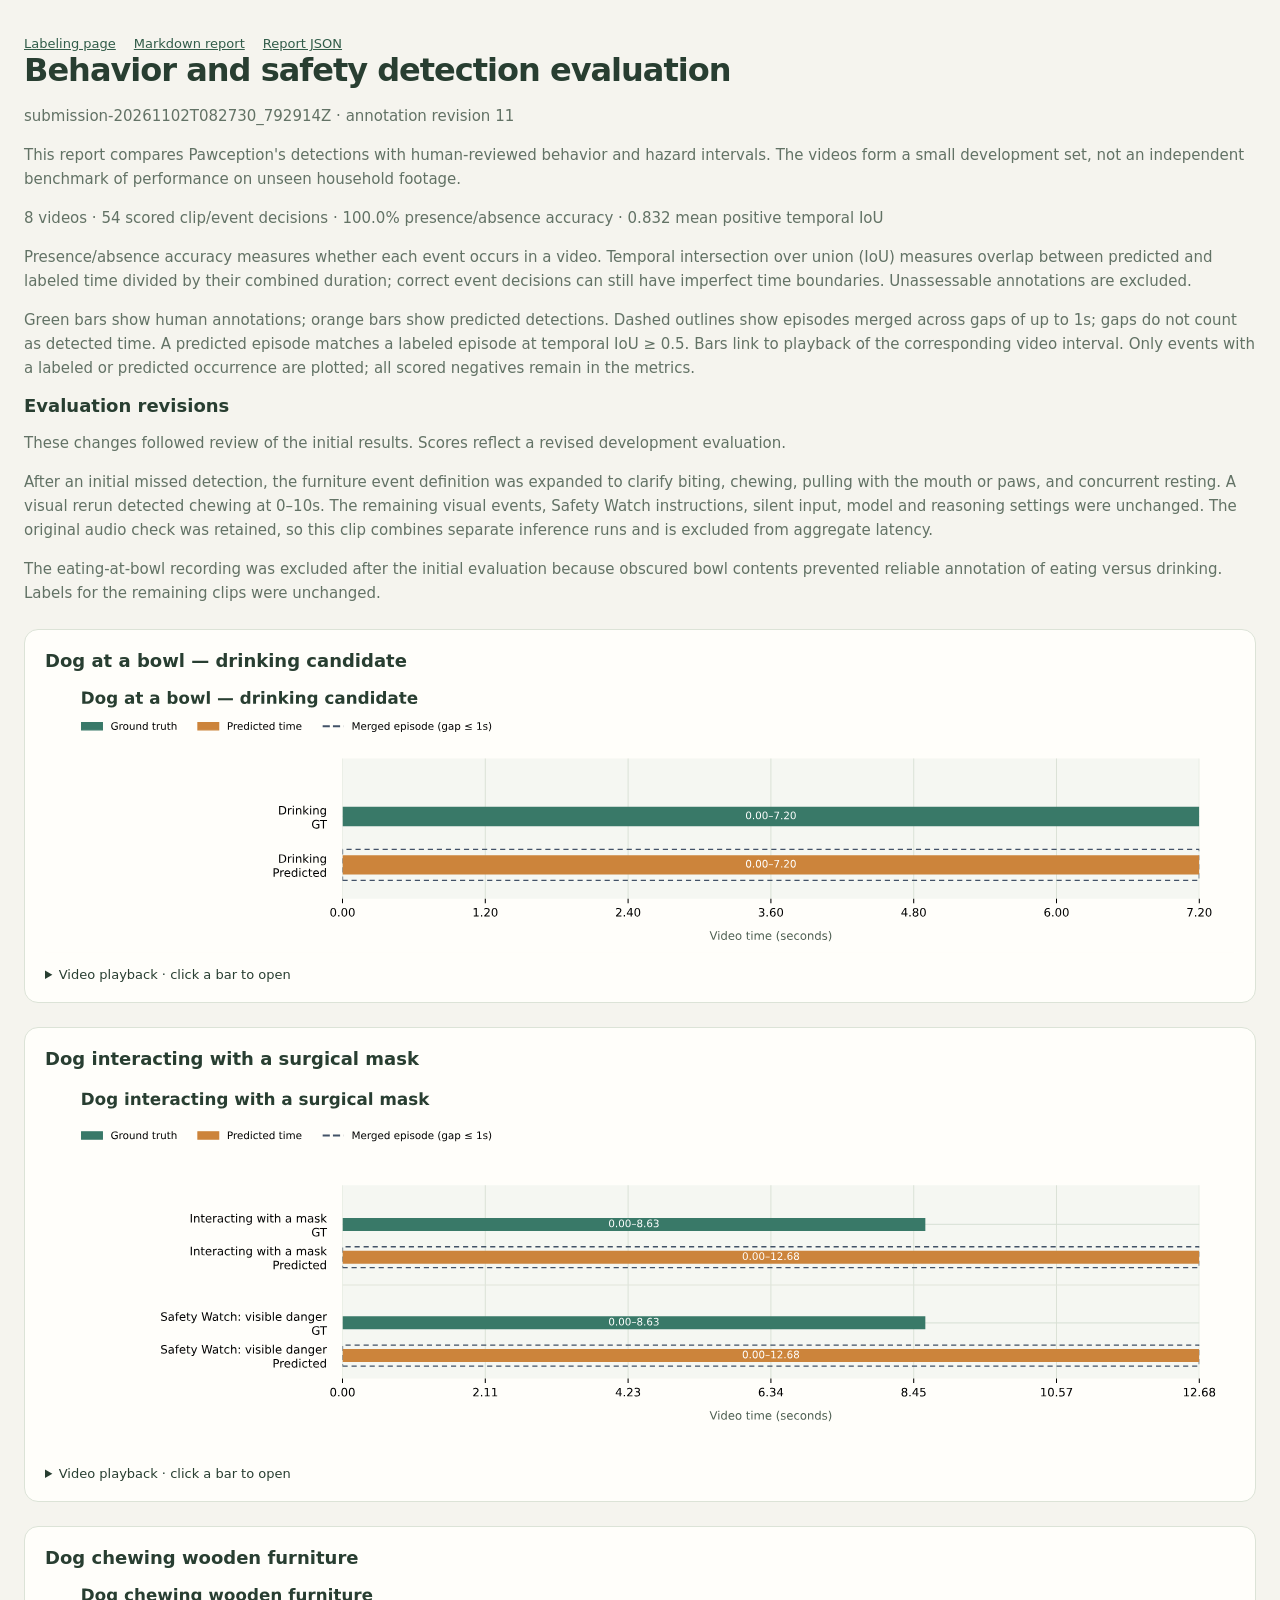
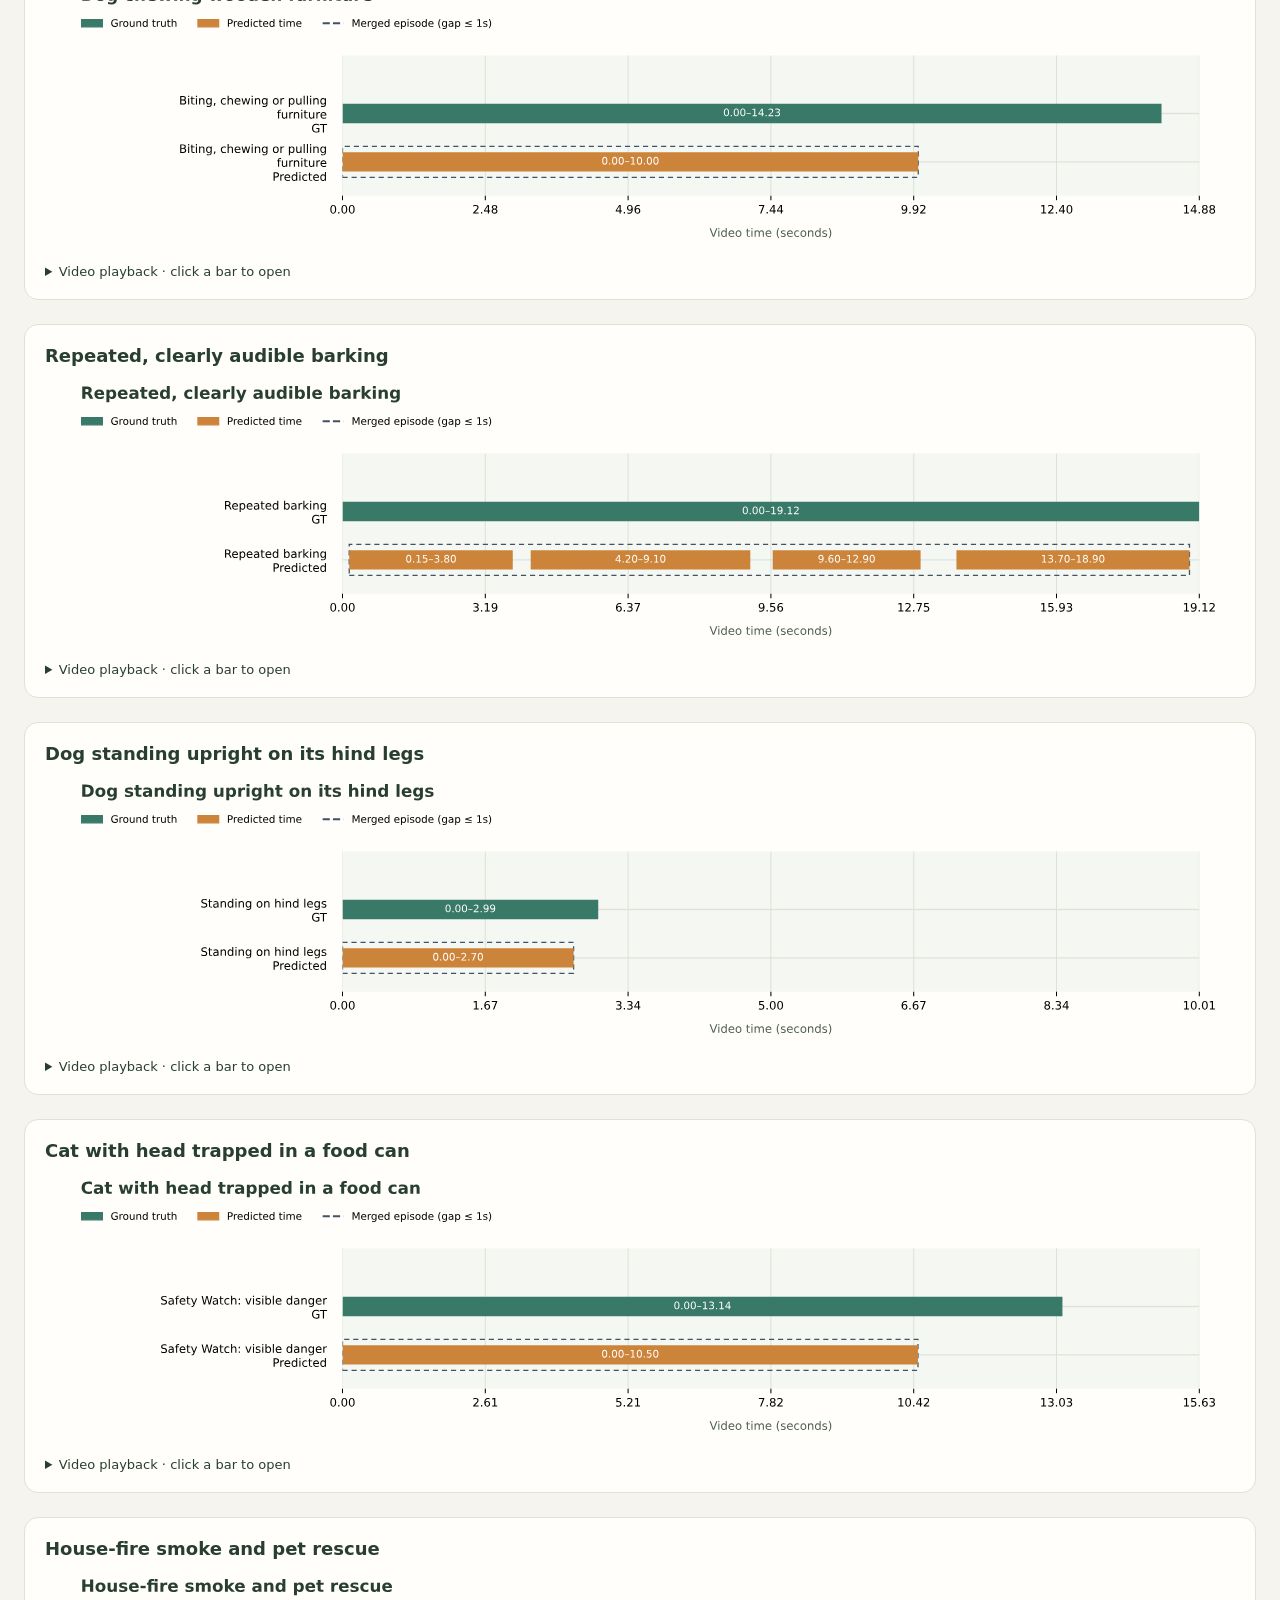
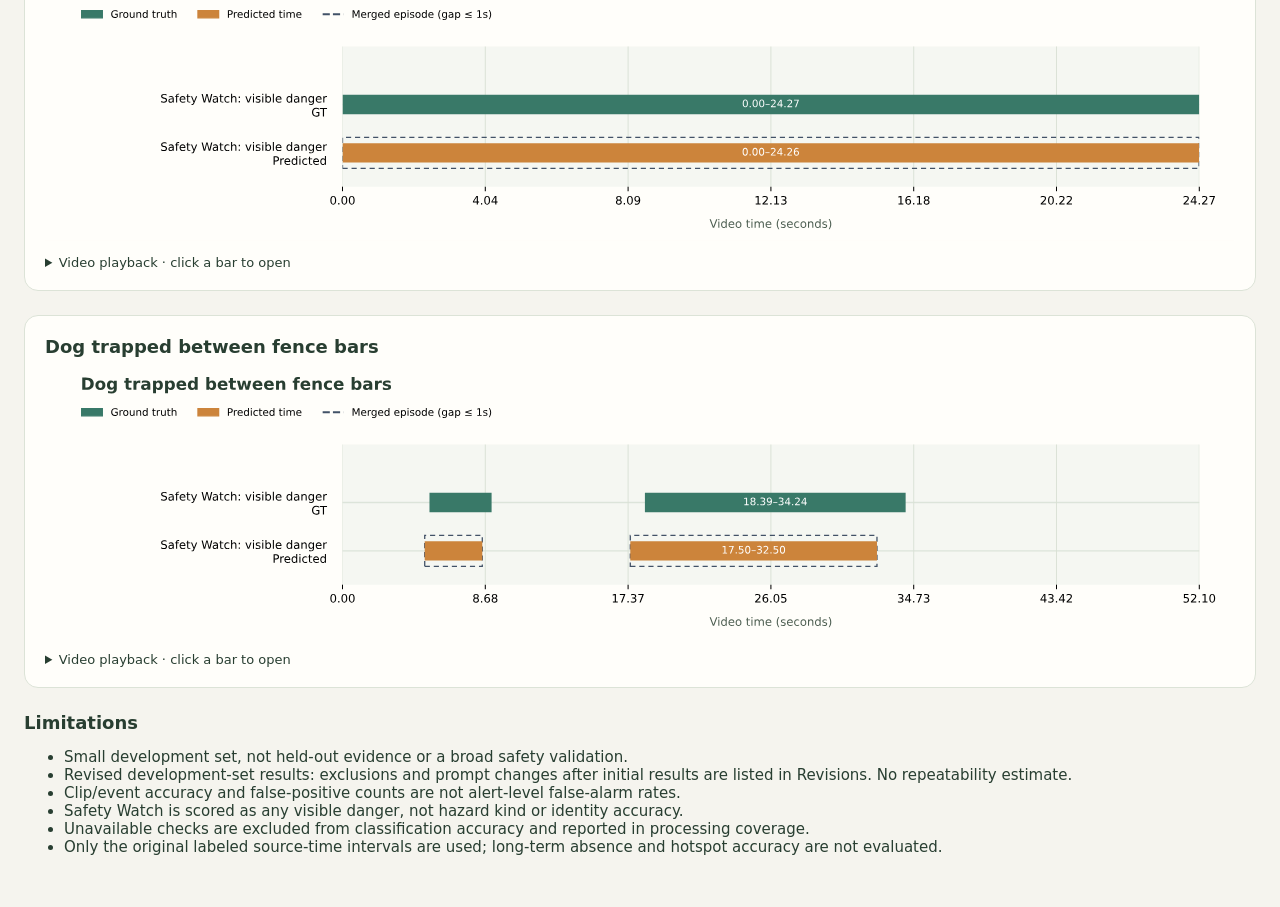
<file: data/evaluations/submission-20261102T082730_792914Z/report.html>
<!doctype html><html lang="en"><head><meta charset="utf-8"><meta name="viewport" content="width=device-width,initial-scale=1">
    <title>Pawception · Interval comparison report</title><style>
    :root{font:15px system-ui,sans-serif;color:#283e31;background:#f5f4ee}body{max-width:1280px;margin:auto;padding:36px 24px}h1{font-size:32px;letter-spacing:-1px;margin:0 0 12px}p{color:#627265;line-height:1.6}section{background:#fffefa;border:1px solid #dce3d7;border-radius:14px;margin:24px 0;padding:20px}h2{font-size:18px;margin:0}svg{width:100%;height:auto;display:block}.chart{margin-top:12px;overflow-x:auto}.chart svg a{cursor:pointer}.chart svg g[id^="text_"]{pointer-events:none}.chart svg a:hover path{opacity:.7}video{display:block;max-width:850px;width:100%;max-height:500px;margin-top:16px;background:#16231b;border-radius:10px}summary{cursor:pointer;font-size:13px}details{margin-top:14px}.links{display:flex;gap:18px;font-size:13px}a{color:#315c49}@media(max-width:650px){.chart svg{min-width:750px}body{padding:24px 12px}section{padding:12px}}
    </style></head><body><div class="links"><a href="/label">Labeling page</a><a href="report.md">Markdown report</a><a href="report.json">Report JSON</a></div>
    <h1>Behavior and safety detection evaluation</h1><p>submission-20261102T082730_792914Z · annotation revision 11</p>
    <p>This report compares Pawception's detections with human-reviewed behavior and hazard intervals. The videos form a small development set, not an independent benchmark of performance on unseen household footage.</p>
    <p>8 videos · 54 scored clip/event decisions · 100.0% presence/absence accuracy · 0.832 mean positive temporal IoU</p>
    <p>Presence/absence accuracy measures whether each event occurs in a video. Temporal intersection over union (IoU) measures overlap between predicted and labeled time divided by their combined duration; correct event decisions can still have imperfect time boundaries. Unassessable annotations are excluded.</p>
    <p>Green bars show human annotations; orange bars show predicted detections. Dashed outlines show episodes merged across gaps of up to 1s; gaps do not count as detected time. A predicted episode matches a labeled episode at temporal IoU ≥ 0.5. Bars link to playback of the corresponding video interval. Only events with a labeled or predicted occurrence are plotted; all scored negatives remain in the metrics.</p>
    <h2>Evaluation revisions</h2><p>These changes followed review of the initial results. Scores reflect a revised development evaluation.</p><p>After an initial missed detection, the furniture event definition was expanded to clarify biting, chewing, pulling with the mouth or paws, and concurrent resting. A visual rerun detected chewing at 0–10s. The remaining visual events, Safety Watch instructions, silent input, model and reasoning settings were unchanged. The original audio check was retained, so this clip combines separate inference runs and is excluded from aggregate latency.</p><p>The eating-at-bowl recording was excluded after the initial evaluation because obscured bowl contents prevented reliable annotation of eating versus drinking. Labels for the remaining clips were unchanged.</p><section data-clip="dog_drinking_8056538"><h2>Dog at a bowl — drinking candidate</h2>
          <div class="chart"><svg xmlns:xlink="http://www.w3.org/1999/xlink" width="921.6pt" height="208.8pt" viewBox="0 0 921.6 208.8" xmlns="http://www.w3.org/2000/svg" version="1.1">
 <metadata>
  <rdf:RDF xmlns:dc="http://purl.org/dc/elements/1.1/" xmlns:cc="http://creativecommons.org/ns#" xmlns:rdf="http://www.w3.org/1999/02/22-rdf-syntax-ns#">
   <cc:Work>
    <dc:type rdf:resource="http://purl.org/dc/dcmitype/StillImage"/>
    <dc:date>2026-11-02T17:17:48.758300</dc:date>
    <dc:format>image/svg+xml</dc:format>
    <dc:creator>
     <cc:Agent>
      <dc:title>Matplotlib v3.11.2, https://matplotlib.org/</dc:title>
     </cc:Agent>
    </dc:creator>
   </cc:Work>
  </rdf:RDF>
 </metadata>
 <defs>
  <style type="text/css">*{stroke-linejoin: round; stroke-linecap: butt}</style>
 </defs>
 <g id="figure_1">
  <g id="patch_1">
   <path d="M 0 208.8
L 921.6 208.8
L 921.6 0
L 0 0
z
" style="fill: #fffefa"/>
  </g>
  <g id="axes_1">
   <g id="patch_2">
    <path d="M 230.4 167.04
L 893.952 167.04
L 893.952 58.464
L 230.4 58.464
z
" style="fill: #f5f7f2"/>
   </g>
   <g id="line2d_1">
    <path d="M 230.4 103.392
L 893.952 103.392
" clip-path="url(#pf2c785890e)" style="fill: none; stroke: #dce4da; stroke-linecap: square"/>
   </g>
   <g id="line2d_2">
    <path d="M 230.4 140.832
L 893.952 140.832
" clip-path="url(#pf2c785890e)" style="fill: none; stroke: #dce4da; stroke-linecap: square"/>
   </g>
   <g id="matplotlib.axis_1">
    <g id="xtick_1">
     <g id="line2d_3">
      <path d="M 230.4 167.04
L 230.4 58.464
" clip-path="url(#pf2c785890e)" style="fill: none; stroke: #d9e0d4; stroke-width: 0.7; stroke-linecap: square"/>
     </g>
     <g id="line2d_4">
      <defs>
       <path id="m7b9f920b0e" d="M 0 0
L 0 3.5
" style="stroke: #000000; stroke-width: 0.8"/>
      </defs>
      <g>
       <use xlink:href="#m7b9f920b0e" x="230.4" y="167.04" style="stroke: #000000; stroke-width: 0.8"/>
      </g>
     </g>
     <g id="text_1">
      <!-- 0.00 -->
      <g transform="translate(220.380469 180.877891) scale(0.09 -0.09)">
       <defs>
        <path id="DejaVuSans-13" d="M 2034 4250
Q 1547 4250 1301 3770
Q 1056 3291 1056 2328
Q 1056 1369 1301 889
Q 1547 409 2034 409
Q 2525 409 2770 889
Q 3016 1369 3016 2328
Q 3016 3291 2770 3770
Q 2525 4250 2034 4250
z
M 2034 4750
Q 2819 4750 3233 4129
Q 3647 3509 3647 2328
Q 3647 1150 3233 529
Q 2819 -91 2034 -91
Q 1250 -91 836 529
Q 422 1150 422 2328
Q 422 3509 836 4129
Q 1250 4750 2034 4750
z
" transform="scale(0.015625)"/>
        <path id="DejaVuSans-11" d="M 684 794
L 1344 794
L 1344 0
L 684 0
L 684 794
z
" transform="scale(0.015625)"/>
       </defs>
       <use xlink:href="#DejaVuSans-13"/>
       <use xlink:href="#DejaVuSans-11" transform="translate(63.625 0)"/>
       <use xlink:href="#DejaVuSans-13" transform="translate(95.40625 0)"/>
       <use xlink:href="#DejaVuSans-13" transform="translate(159.03125 0)"/>
      </g>
     </g>
    </g>
    <g id="xtick_2">
     <g id="line2d_5">
      <path d="M 340.992 167.04
L 340.992 58.464
" clip-path="url(#pf2c785890e)" style="fill: none; stroke: #d9e0d4; stroke-width: 0.7; stroke-linecap: square"/>
     </g>
     <g id="line2d_6">
      <g>
       <use xlink:href="#m7b9f920b0e" x="340.992" y="167.04" style="stroke: #000000; stroke-width: 0.8"/>
      </g>
     </g>
     <g id="text_2">
      <!-- 1.20 -->
      <g transform="translate(330.972469 180.877891) scale(0.09 -0.09)">
       <defs>
        <path id="DejaVuSans-14" d="M 794 531
L 1825 531
L 1825 4091
L 703 3866
L 703 4441
L 1819 4666
L 2450 4666
L 2450 531
L 3481 531
L 3481 0
L 794 0
L 794 531
z
" transform="scale(0.015625)"/>
        <path id="DejaVuSans-15" d="M 1228 531
L 3431 531
L 3431 0
L 469 0
L 469 531
Q 828 903 1448 1529
Q 2069 2156 2228 2338
Q 2531 2678 2651 2914
Q 2772 3150 2772 3378
Q 2772 3750 2511 3984
Q 2250 4219 1831 4219
Q 1534 4219 1204 4116
Q 875 4013 500 3803
L 500 4441
Q 881 4594 1212 4672
Q 1544 4750 1819 4750
Q 2544 4750 2975 4387
Q 3406 4025 3406 3419
Q 3406 3131 3298 2873
Q 3191 2616 2906 2266
Q 2828 2175 2409 1742
Q 1991 1309 1228 531
z
" transform="scale(0.015625)"/>
       </defs>
       <use xlink:href="#DejaVuSans-14"/>
       <use xlink:href="#DejaVuSans-11" transform="translate(63.625 0)"/>
       <use xlink:href="#DejaVuSans-15" transform="translate(95.40625 0)"/>
       <use xlink:href="#DejaVuSans-13" transform="translate(159.03125 0)"/>
      </g>
     </g>
    </g>
    <g id="xtick_3">
     <g id="line2d_7">
      <path d="M 451.584 167.04
L 451.584 58.464
" clip-path="url(#pf2c785890e)" style="fill: none; stroke: #d9e0d4; stroke-width: 0.7; stroke-linecap: square"/>
     </g>
     <g id="line2d_8">
      <g>
       <use xlink:href="#m7b9f920b0e" x="451.584" y="167.04" style="stroke: #000000; stroke-width: 0.8"/>
      </g>
     </g>
     <g id="text_3">
      <!-- 2.40 -->
      <g transform="translate(441.564469 180.877891) scale(0.09 -0.09)">
       <defs>
        <path id="DejaVuSans-17" d="M 2419 4116
L 825 1625
L 2419 1625
L 2419 4116
z
M 2253 4666
L 3047 4666
L 3047 1625
L 3713 1625
L 3713 1100
L 3047 1100
L 3047 0
L 2419 0
L 2419 1100
L 313 1100
L 313 1709
L 2253 4666
z
" transform="scale(0.015625)"/>
       </defs>
       <use xlink:href="#DejaVuSans-15"/>
       <use xlink:href="#DejaVuSans-11" transform="translate(63.625 0)"/>
       <use xlink:href="#DejaVuSans-17" transform="translate(95.40625 0)"/>
       <use xlink:href="#DejaVuSans-13" transform="translate(159.03125 0)"/>
      </g>
     </g>
    </g>
    <g id="xtick_4">
     <g id="line2d_9">
      <path d="M 562.176 167.04
L 562.176 58.464
" clip-path="url(#pf2c785890e)" style="fill: none; stroke: #d9e0d4; stroke-width: 0.7; stroke-linecap: square"/>
     </g>
     <g id="line2d_10">
      <g>
       <use xlink:href="#m7b9f920b0e" x="562.176" y="167.04" style="stroke: #000000; stroke-width: 0.8"/>
      </g>
     </g>
     <g id="text_4">
      <!-- 3.60 -->
      <g transform="translate(552.156469 180.877891) scale(0.09 -0.09)">
       <defs>
        <path id="DejaVuSans-16" d="M 2597 2516
Q 3050 2419 3304 2112
Q 3559 1806 3559 1356
Q 3559 666 3084 287
Q 2609 -91 1734 -91
Q 1441 -91 1130 -33
Q 819 25 488 141
L 488 750
Q 750 597 1062 519
Q 1375 441 1716 441
Q 2309 441 2620 675
Q 2931 909 2931 1356
Q 2931 1769 2642 2001
Q 2353 2234 1838 2234
L 1294 2234
L 1294 2753
L 1863 2753
Q 2328 2753 2575 2939
Q 2822 3125 2822 3475
Q 2822 3834 2567 4026
Q 2313 4219 1838 4219
Q 1578 4219 1281 4162
Q 984 4106 628 3988
L 628 4550
Q 988 4650 1302 4700
Q 1616 4750 1894 4750
Q 2613 4750 3031 4423
Q 3450 4097 3450 3541
Q 3450 3153 3228 2886
Q 3006 2619 2597 2516
z
" transform="scale(0.015625)"/>
        <path id="DejaVuSans-19" d="M 2113 2584
Q 1688 2584 1439 2293
Q 1191 2003 1191 1497
Q 1191 994 1439 701
Q 1688 409 2113 409
Q 2538 409 2786 701
Q 3034 994 3034 1497
Q 3034 2003 2786 2293
Q 2538 2584 2113 2584
z
M 3366 4563
L 3366 3988
Q 3128 4100 2886 4159
Q 2644 4219 2406 4219
Q 1781 4219 1451 3797
Q 1122 3375 1075 2522
Q 1259 2794 1537 2939
Q 1816 3084 2150 3084
Q 2853 3084 3261 2657
Q 3669 2231 3669 1497
Q 3669 778 3244 343
Q 2819 -91 2113 -91
Q 1303 -91 875 529
Q 447 1150 447 2328
Q 447 3434 972 4092
Q 1497 4750 2381 4750
Q 2619 4750 2861 4703
Q 3103 4656 3366 4563
z
" transform="scale(0.015625)"/>
       </defs>
       <use xlink:href="#DejaVuSans-16"/>
       <use xlink:href="#DejaVuSans-11" transform="translate(63.625 0)"/>
       <use xlink:href="#DejaVuSans-19" transform="translate(95.40625 0)"/>
       <use xlink:href="#DejaVuSans-13" transform="translate(159.03125 0)"/>
      </g>
     </g>
    </g>
    <g id="xtick_5">
     <g id="line2d_11">
      <path d="M 672.768 167.04
L 672.768 58.464
" clip-path="url(#pf2c785890e)" style="fill: none; stroke: #d9e0d4; stroke-width: 0.7; stroke-linecap: square"/>
     </g>
     <g id="line2d_12">
      <g>
       <use xlink:href="#m7b9f920b0e" x="672.768" y="167.04" style="stroke: #000000; stroke-width: 0.8"/>
      </g>
     </g>
     <g id="text_5">
      <!-- 4.80 -->
      <g transform="translate(662.748469 180.877891) scale(0.09 -0.09)">
       <defs>
        <path id="DejaVuSans-1b" d="M 2034 2216
Q 1584 2216 1326 1975
Q 1069 1734 1069 1313
Q 1069 891 1326 650
Q 1584 409 2034 409
Q 2484 409 2743 651
Q 3003 894 3003 1313
Q 3003 1734 2745 1975
Q 2488 2216 2034 2216
z
M 1403 2484
Q 997 2584 770 2862
Q 544 3141 544 3541
Q 544 4100 942 4425
Q 1341 4750 2034 4750
Q 2731 4750 3128 4425
Q 3525 4100 3525 3541
Q 3525 3141 3298 2862
Q 3072 2584 2669 2484
Q 3125 2378 3379 2068
Q 3634 1759 3634 1313
Q 3634 634 3220 271
Q 2806 -91 2034 -91
Q 1263 -91 848 271
Q 434 634 434 1313
Q 434 1759 690 2068
Q 947 2378 1403 2484
z
M 1172 3481
Q 1172 3119 1398 2916
Q 1625 2713 2034 2713
Q 2441 2713 2670 2916
Q 2900 3119 2900 3481
Q 2900 3844 2670 4047
Q 2441 4250 2034 4250
Q 1625 4250 1398 4047
Q 1172 3844 1172 3481
z
" transform="scale(0.015625)"/>
       </defs>
       <use xlink:href="#DejaVuSans-17"/>
       <use xlink:href="#DejaVuSans-11" transform="translate(63.625 0)"/>
       <use xlink:href="#DejaVuSans-1b" transform="translate(95.40625 0)"/>
       <use xlink:href="#DejaVuSans-13" transform="translate(159.03125 0)"/>
      </g>
     </g>
    </g>
    <g id="xtick_6">
     <g id="line2d_13">
      <path d="M 783.36 167.04
L 783.36 58.464
" clip-path="url(#pf2c785890e)" style="fill: none; stroke: #d9e0d4; stroke-width: 0.7; stroke-linecap: square"/>
     </g>
     <g id="line2d_14">
      <g>
       <use xlink:href="#m7b9f920b0e" x="783.36" y="167.04" style="stroke: #000000; stroke-width: 0.8"/>
      </g>
     </g>
     <g id="text_6">
      <!-- 6.00 -->
      <g transform="translate(773.340469 180.877891) scale(0.09 -0.09)">
       <use xlink:href="#DejaVuSans-19"/>
       <use xlink:href="#DejaVuSans-11" transform="translate(63.625 0)"/>
       <use xlink:href="#DejaVuSans-13" transform="translate(95.40625 0)"/>
       <use xlink:href="#DejaVuSans-13" transform="translate(159.03125 0)"/>
      </g>
     </g>
    </g>
    <g id="xtick_7">
     <g id="line2d_15">
      <path d="M 893.952 167.04
L 893.952 58.464
" clip-path="url(#pf2c785890e)" style="fill: none; stroke: #d9e0d4; stroke-width: 0.7; stroke-linecap: square"/>
     </g>
     <g id="line2d_16">
      <g>
       <use xlink:href="#m7b9f920b0e" x="893.952" y="167.04" style="stroke: #000000; stroke-width: 0.8"/>
      </g>
     </g>
     <g id="text_7">
      <!-- 7.20 -->
      <g transform="translate(883.932469 180.877891) scale(0.09 -0.09)">
       <defs>
        <path id="DejaVuSans-1a" d="M 525 4666
L 3525 4666
L 3525 4397
L 1831 0
L 1172 0
L 2766 4134
L 525 4134
L 525 4666
z
" transform="scale(0.015625)"/>
       </defs>
       <use xlink:href="#DejaVuSans-1a"/>
       <use xlink:href="#DejaVuSans-11" transform="translate(63.625 0)"/>
       <use xlink:href="#DejaVuSans-15" transform="translate(95.40625 0)"/>
       <use xlink:href="#DejaVuSans-13" transform="translate(159.03125 0)"/>
      </g>
     </g>
    </g>
    <g id="text_8">
     <!-- Video time (seconds) -->
     <g style="fill: #4d5e51" transform="translate(514.635609 198.878594) scale(0.09 -0.09)">
      <defs>
       <path id="DejaVuSans-39" d="M 1831 0
L 50 4666
L 709 4666
L 2188 738
L 3669 4666
L 4325 4666
L 2547 0
L 1831 0
z
" transform="scale(0.015625)"/>
       <path id="DejaVuSans-4c" d="M 603 3500
L 1178 3500
L 1178 0
L 603 0
L 603 3500
z
M 603 4863
L 1178 4863
L 1178 4134
L 603 4134
L 603 4863
z
" transform="scale(0.015625)"/>
       <path id="DejaVuSans-47" d="M 2906 2969
L 2906 4863
L 3481 4863
L 3481 0
L 2906 0
L 2906 525
Q 2725 213 2448 61
Q 2172 -91 1784 -91
Q 1150 -91 751 415
Q 353 922 353 1747
Q 353 2572 751 3078
Q 1150 3584 1784 3584
Q 2172 3584 2448 3432
Q 2725 3281 2906 2969
z
M 947 1747
Q 947 1113 1208 752
Q 1469 391 1925 391
Q 2381 391 2643 752
Q 2906 1113 2906 1747
Q 2906 2381 2643 2742
Q 2381 3103 1925 3103
Q 1469 3103 1208 2742
Q 947 2381 947 1747
z
" transform="scale(0.015625)"/>
       <path id="DejaVuSans-48" d="M 3597 1894
L 3597 1613
L 953 1613
Q 991 1019 1311 708
Q 1631 397 2203 397
Q 2534 397 2845 478
Q 3156 559 3463 722
L 3463 178
Q 3153 47 2828 -22
Q 2503 -91 2169 -91
Q 1331 -91 842 396
Q 353 884 353 1716
Q 353 2575 817 3079
Q 1281 3584 2069 3584
Q 2775 3584 3186 3129
Q 3597 2675 3597 1894
z
M 3022 2063
Q 3016 2534 2758 2815
Q 2500 3097 2075 3097
Q 1594 3097 1305 2825
Q 1016 2553 972 2059
L 3022 2063
z
" transform="scale(0.015625)"/>
       <path id="DejaVuSans-52" d="M 1959 3097
Q 1497 3097 1228 2736
Q 959 2375 959 1747
Q 959 1119 1226 758
Q 1494 397 1959 397
Q 2419 397 2687 759
Q 2956 1122 2956 1747
Q 2956 2369 2687 2733
Q 2419 3097 1959 3097
z
M 1959 3584
Q 2709 3584 3137 3096
Q 3566 2609 3566 1747
Q 3566 888 3137 398
Q 2709 -91 1959 -91
Q 1206 -91 779 398
Q 353 888 353 1747
Q 353 2609 779 3096
Q 1206 3584 1959 3584
z
" transform="scale(0.015625)"/>
       <path id="DejaVuSans-3" transform="scale(0.015625)"/>
       <path id="DejaVuSans-57" d="M 1172 4494
L 1172 3500
L 2356 3500
L 2356 3053
L 1172 3053
L 1172 1153
Q 1172 725 1289 603
Q 1406 481 1766 481
L 2356 481
L 2356 0
L 1766 0
Q 1100 0 847 248
Q 594 497 594 1153
L 594 3053
L 172 3053
L 172 3500
L 594 3500
L 594 4494
L 1172 4494
z
" transform="scale(0.015625)"/>
       <path id="DejaVuSans-50" d="M 3328 2828
Q 3544 3216 3844 3400
Q 4144 3584 4550 3584
Q 5097 3584 5394 3201
Q 5691 2819 5691 2113
L 5691 0
L 5113 0
L 5113 2094
Q 5113 2597 4934 2840
Q 4756 3084 4391 3084
Q 3944 3084 3684 2787
Q 3425 2491 3425 1978
L 3425 0
L 2847 0
L 2847 2094
Q 2847 2600 2669 2842
Q 2491 3084 2119 3084
Q 1678 3084 1418 2786
Q 1159 2488 1159 1978
L 1159 0
L 581 0
L 581 3500
L 1159 3500
L 1159 2956
Q 1356 3278 1631 3431
Q 1906 3584 2284 3584
Q 2666 3584 2933 3390
Q 3200 3197 3328 2828
z
" transform="scale(0.015625)"/>
       <path id="DejaVuSans-b" d="M 1984 4856
Q 1566 4138 1362 3434
Q 1159 2731 1159 2009
Q 1159 1288 1364 580
Q 1569 -128 1984 -844
L 1484 -844
Q 1016 -109 783 600
Q 550 1309 550 2009
Q 550 2706 781 3412
Q 1013 4119 1484 4856
L 1984 4856
z
" transform="scale(0.015625)"/>
       <path id="DejaVuSans-56" d="M 2834 3397
L 2834 2853
Q 2591 2978 2328 3040
Q 2066 3103 1784 3103
Q 1356 3103 1142 2972
Q 928 2841 928 2578
Q 928 2378 1081 2264
Q 1234 2150 1697 2047
L 1894 2003
Q 2506 1872 2764 1633
Q 3022 1394 3022 966
Q 3022 478 2636 193
Q 2250 -91 1575 -91
Q 1294 -91 989 -36
Q 684 19 347 128
L 347 722
Q 666 556 975 473
Q 1284 391 1588 391
Q 1994 391 2212 530
Q 2431 669 2431 922
Q 2431 1156 2273 1281
Q 2116 1406 1581 1522
L 1381 1569
Q 847 1681 609 1914
Q 372 2147 372 2553
Q 372 3047 722 3315
Q 1072 3584 1716 3584
Q 2034 3584 2315 3537
Q 2597 3491 2834 3397
z
" transform="scale(0.015625)"/>
       <path id="DejaVuSans-46" d="M 3122 3366
L 3122 2828
Q 2878 2963 2633 3030
Q 2388 3097 2138 3097
Q 1578 3097 1268 2742
Q 959 2388 959 1747
Q 959 1106 1268 751
Q 1578 397 2138 397
Q 2388 397 2633 464
Q 2878 531 3122 666
L 3122 134
Q 2881 22 2623 -34
Q 2366 -91 2075 -91
Q 1284 -91 818 406
Q 353 903 353 1747
Q 353 2603 823 3093
Q 1294 3584 2113 3584
Q 2378 3584 2631 3529
Q 2884 3475 3122 3366
z
" transform="scale(0.015625)"/>
       <path id="DejaVuSans-51" d="M 3513 2113
L 3513 0
L 2938 0
L 2938 2094
Q 2938 2591 2744 2837
Q 2550 3084 2163 3084
Q 1697 3084 1428 2787
Q 1159 2491 1159 1978
L 1159 0
L 581 0
L 581 3500
L 1159 3500
L 1159 2956
Q 1366 3272 1645 3428
Q 1925 3584 2291 3584
Q 2894 3584 3203 3211
Q 3513 2838 3513 2113
z
" transform="scale(0.015625)"/>
       <path id="DejaVuSans-c" d="M 513 4856
L 1013 4856
Q 1481 4119 1714 3412
Q 1947 2706 1947 2009
Q 1947 1309 1714 600
Q 1481 -109 1013 -844
L 513 -844
Q 928 -128 1133 580
Q 1338 1288 1338 2009
Q 1338 2731 1133 3434
Q 928 4138 513 4856
z
" transform="scale(0.015625)"/>
      </defs>
      <use xlink:href="#DejaVuSans-39"/>
      <use xlink:href="#DejaVuSans-4c" transform="translate(66.203125 0)"/>
      <use xlink:href="#DejaVuSans-47" transform="translate(93.984375 0)"/>
      <use xlink:href="#DejaVuSans-48" transform="translate(157.46875 0)"/>
      <use xlink:href="#DejaVuSans-52" transform="translate(219 0)"/>
      <use xlink:href="#DejaVuSans-3" transform="translate(280.1875 0)"/>
      <use xlink:href="#DejaVuSans-57" transform="translate(311.96875 0)"/>
      <use xlink:href="#DejaVuSans-4c" transform="translate(351.171875 0)"/>
      <use xlink:href="#DejaVuSans-50" transform="translate(378.953125 0)"/>
      <use xlink:href="#DejaVuSans-48" transform="translate(476.359375 0)"/>
      <use xlink:href="#DejaVuSans-3" transform="translate(537.890625 0)"/>
      <use xlink:href="#DejaVuSans-b" transform="translate(569.671875 0)"/>
      <use xlink:href="#DejaVuSans-56" transform="translate(608.6875 0)"/>
      <use xlink:href="#DejaVuSans-48" transform="translate(660.78125 0)"/>
      <use xlink:href="#DejaVuSans-46" transform="translate(722.3125 0)"/>
      <use xlink:href="#DejaVuSans-52" transform="translate(777.296875 0)"/>
      <use xlink:href="#DejaVuSans-51" transform="translate(838.484375 0)"/>
      <use xlink:href="#DejaVuSans-47" transform="translate(901.859375 0)"/>
      <use xlink:href="#DejaVuSans-56" transform="translate(965.34375 0)"/>
      <use xlink:href="#DejaVuSans-c" transform="translate(1017.4375 0)"/>
     </g>
    </g>
   </g>
   <g id="matplotlib.axis_2">
    <g id="ytick_1">
     <g id="line2d_17"/>
     <g id="text_9">
      <!-- Drinking -->
      <g transform="translate(180.436875 101.860857) scale(0.09 -0.09)">
       <defs>
        <path id="DejaVuSans-27" d="M 1259 4147
L 1259 519
L 2022 519
Q 2988 519 3436 956
Q 3884 1394 3884 2338
Q 3884 3275 3436 3711
Q 2988 4147 2022 4147
L 1259 4147
z
M 628 4666
L 1925 4666
Q 3281 4666 3915 4102
Q 4550 3538 4550 2338
Q 4550 1131 3912 565
Q 3275 0 1925 0
L 628 0
L 628 4666
z
" transform="scale(0.015625)"/>
        <path id="DejaVuSans-55" d="M 2631 2963
Q 2534 3019 2420 3045
Q 2306 3072 2169 3072
Q 1681 3072 1420 2755
Q 1159 2438 1159 1844
L 1159 0
L 581 0
L 581 3500
L 1159 3500
L 1159 2956
Q 1341 3275 1631 3429
Q 1922 3584 2338 3584
Q 2397 3584 2469 3576
Q 2541 3569 2628 3553
L 2631 2963
z
" transform="scale(0.015625)"/>
        <path id="DejaVuSans-4e" d="M 581 4863
L 1159 4863
L 1159 1991
L 2875 3500
L 3609 3500
L 1753 1863
L 3688 0
L 2938 0
L 1159 1709
L 1159 0
L 581 0
L 581 4863
z
" transform="scale(0.015625)"/>
        <path id="DejaVuSans-4a" d="M 2906 1791
Q 2906 2416 2648 2759
Q 2391 3103 1925 3103
Q 1463 3103 1205 2759
Q 947 2416 947 1791
Q 947 1169 1205 825
Q 1463 481 1925 481
Q 2391 481 2648 825
Q 2906 1169 2906 1791
z
M 3481 434
Q 3481 -459 3084 -895
Q 2688 -1331 1869 -1331
Q 1566 -1331 1297 -1286
Q 1028 -1241 775 -1147
L 775 -588
Q 1028 -725 1275 -790
Q 1522 -856 1778 -856
Q 2344 -856 2625 -561
Q 2906 -266 2906 331
L 2906 616
Q 2728 306 2450 153
Q 2172 0 1784 0
Q 1141 0 747 490
Q 353 981 353 1791
Q 353 2603 747 3093
Q 1141 3584 1784 3584
Q 2172 3584 2450 3431
Q 2728 3278 2906 2969
L 2906 3500
L 3481 3500
L 3481 434
z
" transform="scale(0.015625)"/>
       </defs>
       <use xlink:href="#DejaVuSans-27"/>
       <use xlink:href="#DejaVuSans-55" transform="translate(77 0)"/>
       <use xlink:href="#DejaVuSans-4c" transform="translate(118.109375 0)"/>
       <use xlink:href="#DejaVuSans-51" transform="translate(145.890625 0)"/>
       <use xlink:href="#DejaVuSans-4e" transform="translate(209.265625 0)"/>
       <use xlink:href="#DejaVuSans-4c" transform="translate(267.171875 0)"/>
       <use xlink:href="#DejaVuSans-51" transform="translate(294.953125 0)"/>
       <use xlink:href="#DejaVuSans-4a" transform="translate(358.328125 0)"/>
      </g>
      <!-- GT -->
      <g transform="translate(206.25 112.662615) scale(0.09 -0.09)">
       <defs>
        <path id="DejaVuSans-2a" d="M 3809 666
L 3809 1919
L 2778 1919
L 2778 2438
L 4434 2438
L 4434 434
Q 4069 175 3628 42
Q 3188 -91 2688 -91
Q 1594 -91 976 548
Q 359 1188 359 2328
Q 359 3472 976 4111
Q 1594 4750 2688 4750
Q 3144 4750 3555 4637
Q 3966 4525 4313 4306
L 4313 3634
Q 3963 3931 3569 4081
Q 3175 4231 2741 4231
Q 1884 4231 1454 3753
Q 1025 3275 1025 2328
Q 1025 1384 1454 906
Q 1884 428 2741 428
Q 3075 428 3337 486
Q 3600 544 3809 666
z
" transform="scale(0.015625)"/>
        <path id="DejaVuSans-37" d="M -19 4666
L 3928 4666
L 3928 4134
L 2272 4134
L 2272 0
L 1638 0
L 1638 4134
L -19 4134
L -19 4666
z
" transform="scale(0.015625)"/>
       </defs>
       <use xlink:href="#DejaVuSans-2a"/>
       <use xlink:href="#DejaVuSans-37" transform="translate(73.921875 0)"/>
      </g>
     </g>
    </g>
    <g id="ytick_2">
     <g id="line2d_18"/>
     <g id="text_10">
      <!-- Drinking -->
      <g transform="translate(180.436875 139.300506) scale(0.09 -0.09)">
       <use xlink:href="#DejaVuSans-27"/>
       <use xlink:href="#DejaVuSans-55" transform="translate(77 0)"/>
       <use xlink:href="#DejaVuSans-4c" transform="translate(118.109375 0)"/>
       <use xlink:href="#DejaVuSans-51" transform="translate(145.890625 0)"/>
       <use xlink:href="#DejaVuSans-4e" transform="translate(209.265625 0)"/>
       <use xlink:href="#DejaVuSans-4c" transform="translate(267.171875 0)"/>
       <use xlink:href="#DejaVuSans-51" transform="translate(294.953125 0)"/>
       <use xlink:href="#DejaVuSans-4a" transform="translate(358.328125 0)"/>
      </g>
      <!-- Predicted -->
      <g transform="translate(176.149219 150.102967) scale(0.09 -0.09)">
       <defs>
        <path id="DejaVuSans-33" d="M 1259 4147
L 1259 2394
L 2053 2394
Q 2494 2394 2734 2622
Q 2975 2850 2975 3272
Q 2975 3691 2734 3919
Q 2494 4147 2053 4147
L 1259 4147
z
M 628 4666
L 2053 4666
Q 2838 4666 3239 4311
Q 3641 3956 3641 3272
Q 3641 2581 3239 2228
Q 2838 1875 2053 1875
L 1259 1875
L 1259 0
L 628 0
L 628 4666
z
" transform="scale(0.015625)"/>
       </defs>
       <use xlink:href="#DejaVuSans-33"/>
       <use xlink:href="#DejaVuSans-55" transform="translate(58.546875 0)"/>
       <use xlink:href="#DejaVuSans-48" transform="translate(97.453125 0)"/>
       <use xlink:href="#DejaVuSans-47" transform="translate(158.984375 0)"/>
       <use xlink:href="#DejaVuSans-4c" transform="translate(222.46875 0)"/>
       <use xlink:href="#DejaVuSans-46" transform="translate(250.25 0)"/>
       <use xlink:href="#DejaVuSans-57" transform="translate(305.234375 0)"/>
       <use xlink:href="#DejaVuSans-48" transform="translate(344.4375 0)"/>
       <use xlink:href="#DejaVuSans-47" transform="translate(405.96875 0)"/>
      </g>
     </g>
    </g>
   </g>
   <g id="patch_3">
    <a xlink:href="#t=0.0,7.2" aria-label="Play 0.0 to 7.2 seconds" target="_blank">
     <path d="M 230.4 152.8128
L 893.952 152.8128
L 893.952 128.8512
L 230.4 128.8512
L 230.4 152.8128
z
" clip-path="url(#pf2c785890e)" style="fill: none; stroke-dasharray: 4,3; stroke-dashoffset: 0; stroke: #425267; stroke-linejoin: miter"/>
    </a>
   </g>
   <g id="patch_4">
    <a xlink:href="#t=0,7.2" aria-label="Play 0 to 7.2 seconds" target="_blank">
     <path d="M 230.4 110.88
L 893.952 110.88
L 893.952 95.904
L 230.4 95.904
z
" clip-path="url(#pf2c785890e)" style="fill: #397968"/>
    </a>
   </g>
   <g id="patch_5">
    <a xlink:href="#t=0.0,7.2" aria-label="Play 0.0 to 7.2 seconds" target="_blank">
     <path d="M 230.4 148.32
L 893.952 148.32
L 893.952 133.344
L 230.4 133.344
z
" clip-path="url(#pf2c785890e)" style="fill: #cc843b"/>
    </a>
   </g>
   <g id="text_11">
    <!-- 0.00–7.20 -->
    <g style="fill: #ffffff" transform="translate(542.3635 105.470125) scale(0.08 -0.08)">
     <defs>
      <path id="DejaVuSans-af5" d="M 313 1978
L 2888 1978
L 2888 1528
L 313 1528
L 313 1978
z
" transform="scale(0.015625)"/>
     </defs>
     <use xlink:href="#DejaVuSans-13"/>
     <use xlink:href="#DejaVuSans-11" transform="translate(63.625 0)"/>
     <use xlink:href="#DejaVuSans-13" transform="translate(95.40625 0)"/>
     <use xlink:href="#DejaVuSans-13" transform="translate(159.03125 0)"/>
     <use xlink:href="#DejaVuSans-af5" transform="translate(222.65625 0)"/>
     <use xlink:href="#DejaVuSans-1a" transform="translate(272.65625 0)"/>
     <use xlink:href="#DejaVuSans-11" transform="translate(336.28125 0)"/>
     <use xlink:href="#DejaVuSans-15" transform="translate(368.0625 0)"/>
     <use xlink:href="#DejaVuSans-13" transform="translate(431.6875 0)"/>
    </g>
   </g>
   <g id="text_12">
    <!-- 0.00–7.20 -->
    <g style="fill: #ffffff" transform="translate(542.3635 142.910125) scale(0.08 -0.08)">
     <use xlink:href="#DejaVuSans-13"/>
     <use xlink:href="#DejaVuSans-11" transform="translate(63.625 0)"/>
     <use xlink:href="#DejaVuSans-13" transform="translate(95.40625 0)"/>
     <use xlink:href="#DejaVuSans-13" transform="translate(159.03125 0)"/>
     <use xlink:href="#DejaVuSans-af5" transform="translate(222.65625 0)"/>
     <use xlink:href="#DejaVuSans-1a" transform="translate(272.65625 0)"/>
     <use xlink:href="#DejaVuSans-11" transform="translate(336.28125 0)"/>
     <use xlink:href="#DejaVuSans-15" transform="translate(368.0625 0)"/>
     <use xlink:href="#DejaVuSans-13" transform="translate(431.6875 0)"/>
    </g>
   </g>
  </g>
  <g id="text_13">
   <!-- Dog at a bowl — drinking candidate -->
   <g style="fill: #283e31" transform="translate(27.648 16.141969) scale(0.13 -0.13)">
    <defs>
     <path id="DejaVuSans-Bold-27" d="M 1791 3756
L 1791 909
L 2222 909
Q 2959 909 3348 1275
Q 3738 1641 3738 2338
Q 3738 3031 3350 3393
Q 2963 3756 2222 3756
L 1791 3756
z
M 588 4666
L 1856 4666
Q 2919 4666 3439 4514
Q 3959 4363 4331 4000
Q 4659 3684 4818 3271
Q 4978 2859 4978 2338
Q 4978 1809 4818 1395
Q 4659 981 4331 666
Q 3956 303 3431 151
Q 2906 0 1856 0
L 588 0
L 588 4666
z
" transform="scale(0.015625)"/>
     <path id="DejaVuSans-Bold-52" d="M 2203 2784
Q 1831 2784 1636 2517
Q 1441 2250 1441 1747
Q 1441 1244 1636 976
Q 1831 709 2203 709
Q 2569 709 2762 976
Q 2956 1244 2956 1747
Q 2956 2250 2762 2517
Q 2569 2784 2203 2784
z
M 2203 3584
Q 3106 3584 3614 3096
Q 4122 2609 4122 1747
Q 4122 884 3614 396
Q 3106 -91 2203 -91
Q 1297 -91 786 396
Q 275 884 275 1747
Q 275 2609 786 3096
Q 1297 3584 2203 3584
z
" transform="scale(0.015625)"/>
     <path id="DejaVuSans-Bold-4a" d="M 2919 594
Q 2688 288 2409 144
Q 2131 0 1766 0
Q 1125 0 706 504
Q 288 1009 288 1791
Q 288 2575 706 3076
Q 1125 3578 1766 3578
Q 2131 3578 2409 3434
Q 2688 3291 2919 2981
L 2919 3500
L 4044 3500
L 4044 353
Q 4044 -491 3511 -936
Q 2978 -1381 1966 -1381
Q 1638 -1381 1331 -1331
Q 1025 -1281 716 -1178
L 716 -306
Q 1009 -475 1290 -558
Q 1572 -641 1856 -641
Q 2406 -641 2662 -400
Q 2919 -159 2919 353
L 2919 594
z
M 2181 2772
Q 1834 2772 1640 2515
Q 1447 2259 1447 1791
Q 1447 1309 1634 1061
Q 1822 813 2181 813
Q 2531 813 2725 1069
Q 2919 1325 2919 1791
Q 2919 2259 2725 2515
Q 2531 2772 2181 2772
z
" transform="scale(0.015625)"/>
     <path id="DejaVuSans-Bold-3" transform="scale(0.015625)"/>
     <path id="DejaVuSans-Bold-44" d="M 2106 1575
Q 1756 1575 1579 1456
Q 1403 1338 1403 1106
Q 1403 894 1545 773
Q 1688 653 1941 653
Q 2256 653 2472 879
Q 2688 1106 2688 1447
L 2688 1575
L 2106 1575
z
M 3816 1997
L 3816 0
L 2688 0
L 2688 519
Q 2463 200 2181 54
Q 1900 -91 1497 -91
Q 953 -91 614 226
Q 275 544 275 1050
Q 275 1666 698 1953
Q 1122 2241 2028 2241
L 2688 2241
L 2688 2328
Q 2688 2594 2478 2717
Q 2269 2841 1825 2841
Q 1466 2841 1156 2769
Q 847 2697 581 2553
L 581 3406
Q 941 3494 1303 3539
Q 1666 3584 2028 3584
Q 2975 3584 3395 3211
Q 3816 2838 3816 1997
z
" transform="scale(0.015625)"/>
     <path id="DejaVuSans-Bold-57" d="M 1759 4494
L 1759 3500
L 2913 3500
L 2913 2700
L 1759 2700
L 1759 1216
Q 1759 972 1856 886
Q 1953 800 2241 800
L 2816 800
L 2816 0
L 1856 0
Q 1194 0 917 276
Q 641 553 641 1216
L 641 2700
L 84 2700
L 84 3500
L 641 3500
L 641 4494
L 1759 4494
z
" transform="scale(0.015625)"/>
     <path id="DejaVuSans-Bold-45" d="M 2400 722
Q 2759 722 2948 984
Q 3138 1247 3138 1747
Q 3138 2247 2948 2509
Q 2759 2772 2400 2772
Q 2041 2772 1848 2508
Q 1656 2244 1656 1747
Q 1656 1250 1848 986
Q 2041 722 2400 722
z
M 1656 2988
Q 1888 3294 2169 3439
Q 2450 3584 2816 3584
Q 3463 3584 3878 3070
Q 4294 2556 4294 1747
Q 4294 938 3878 423
Q 3463 -91 2816 -91
Q 2450 -91 2169 54
Q 1888 200 1656 506
L 1656 0
L 538 0
L 538 4863
L 1656 4863
L 1656 2988
z
" transform="scale(0.015625)"/>
     <path id="DejaVuSans-Bold-5a" d="M 225 3500
L 1313 3500
L 1900 1088
L 2491 3500
L 3425 3500
L 4013 1113
L 4603 3500
L 5691 3500
L 4769 0
L 3547 0
L 2956 2406
L 2369 0
L 1147 0
L 225 3500
z
" transform="scale(0.015625)"/>
     <path id="DejaVuSans-Bold-4f" d="M 538 4863
L 1656 4863
L 1656 0
L 538 0
L 538 4863
z
" transform="scale(0.015625)"/>
     <path id="DejaVuSans-Bold-af6" d="M 344 2156
L 6056 2156
L 6056 1350
L 344 1350
L 344 2156
z
" transform="scale(0.015625)"/>
     <path id="DejaVuSans-Bold-47" d="M 2919 2988
L 2919 4863
L 4044 4863
L 4044 0
L 2919 0
L 2919 506
Q 2688 197 2409 53
Q 2131 -91 1766 -91
Q 1119 -91 703 423
Q 288 938 288 1747
Q 288 2556 703 3070
Q 1119 3584 1766 3584
Q 2128 3584 2408 3439
Q 2688 3294 2919 2988
z
M 2181 722
Q 2541 722 2730 984
Q 2919 1247 2919 1747
Q 2919 2247 2730 2509
Q 2541 2772 2181 2772
Q 1825 2772 1636 2509
Q 1447 2247 1447 1747
Q 1447 1247 1636 984
Q 1825 722 2181 722
z
" transform="scale(0.015625)"/>
     <path id="DejaVuSans-Bold-55" d="M 3138 2547
Q 2991 2616 2845 2648
Q 2700 2681 2553 2681
Q 2122 2681 1889 2404
Q 1656 2128 1656 1613
L 1656 0
L 538 0
L 538 3500
L 1656 3500
L 1656 2925
Q 1872 3269 2151 3426
Q 2431 3584 2822 3584
Q 2878 3584 2943 3579
Q 3009 3575 3134 3559
L 3138 2547
z
" transform="scale(0.015625)"/>
     <path id="DejaVuSans-Bold-4c" d="M 538 3500
L 1656 3500
L 1656 0
L 538 0
L 538 3500
z
M 538 4863
L 1656 4863
L 1656 3950
L 538 3950
L 538 4863
z
" transform="scale(0.015625)"/>
     <path id="DejaVuSans-Bold-51" d="M 4056 2131
L 4056 0
L 2931 0
L 2931 347
L 2931 1631
Q 2931 2084 2911 2256
Q 2891 2428 2841 2509
Q 2775 2619 2662 2680
Q 2550 2741 2406 2741
Q 2056 2741 1856 2470
Q 1656 2200 1656 1722
L 1656 0
L 538 0
L 538 3500
L 1656 3500
L 1656 2988
Q 1909 3294 2193 3439
Q 2478 3584 2822 3584
Q 3428 3584 3742 3212
Q 4056 2841 4056 2131
z
" transform="scale(0.015625)"/>
     <path id="DejaVuSans-Bold-4e" d="M 538 4863
L 1656 4863
L 1656 2216
L 2944 3500
L 4244 3500
L 2534 1894
L 4378 0
L 3022 0
L 1656 1459
L 1656 0
L 538 0
L 538 4863
z
" transform="scale(0.015625)"/>
     <path id="DejaVuSans-Bold-46" d="M 3366 3391
L 3366 2478
Q 3138 2634 2908 2709
Q 2678 2784 2431 2784
Q 1963 2784 1702 2511
Q 1441 2238 1441 1747
Q 1441 1256 1702 982
Q 1963 709 2431 709
Q 2694 709 2930 787
Q 3166 866 3366 1019
L 3366 103
Q 3103 6 2833 -42
Q 2563 -91 2291 -91
Q 1344 -91 809 395
Q 275 881 275 1747
Q 275 2613 809 3098
Q 1344 3584 2291 3584
Q 2566 3584 2833 3536
Q 3100 3488 3366 3391
z
" transform="scale(0.015625)"/>
     <path id="DejaVuSans-Bold-48" d="M 4031 1759
L 4031 1441
L 1416 1441
Q 1456 1047 1700 850
Q 1944 653 2381 653
Q 2734 653 3104 758
Q 3475 863 3866 1075
L 3866 213
Q 3469 63 3072 -14
Q 2675 -91 2278 -91
Q 1328 -91 801 392
Q 275 875 275 1747
Q 275 2603 792 3093
Q 1309 3584 2216 3584
Q 3041 3584 3536 3087
Q 4031 2591 4031 1759
z
M 2881 2131
Q 2881 2450 2695 2645
Q 2509 2841 2209 2841
Q 1884 2841 1681 2658
Q 1478 2475 1428 2131
L 2881 2131
z
" transform="scale(0.015625)"/>
    </defs>
    <use xlink:href="#DejaVuSans-Bold-27"/>
    <use xlink:href="#DejaVuSans-Bold-52" transform="translate(83.015625 0)"/>
    <use xlink:href="#DejaVuSans-Bold-4a" transform="translate(151.71875 0)"/>
    <use xlink:href="#DejaVuSans-Bold-3" transform="translate(223.296875 0)"/>
    <use xlink:href="#DejaVuSans-Bold-44" transform="translate(258.109375 0)"/>
    <use xlink:href="#DejaVuSans-Bold-57" transform="translate(325.59375 0)"/>
    <use xlink:href="#DejaVuSans-Bold-3" transform="translate(373.390625 0)"/>
    <use xlink:href="#DejaVuSans-Bold-44" transform="translate(408.203125 0)"/>
    <use xlink:href="#DejaVuSans-Bold-3" transform="translate(475.6875 0)"/>
    <use xlink:href="#DejaVuSans-Bold-45" transform="translate(510.5 0)"/>
    <use xlink:href="#DejaVuSans-Bold-52" transform="translate(582.078125 0)"/>
    <use xlink:href="#DejaVuSans-Bold-5a" transform="translate(650.78125 0)"/>
    <use xlink:href="#DejaVuSans-Bold-4f" transform="translate(743.171875 0)"/>
    <use xlink:href="#DejaVuSans-Bold-3" transform="translate(777.453125 0)"/>
    <use xlink:href="#DejaVuSans-Bold-af6" transform="translate(812.265625 0)"/>
    <use xlink:href="#DejaVuSans-Bold-3" transform="translate(912.265625 0)"/>
    <use xlink:href="#DejaVuSans-Bold-47" transform="translate(947.078125 0)"/>
    <use xlink:href="#DejaVuSans-Bold-55" transform="translate(1018.65625 0)"/>
    <use xlink:href="#DejaVuSans-Bold-4c" transform="translate(1067.96875 0)"/>
    <use xlink:href="#DejaVuSans-Bold-51" transform="translate(1102.25 0)"/>
    <use xlink:href="#DejaVuSans-Bold-4e" transform="translate(1173.4375 0)"/>
    <use xlink:href="#DejaVuSans-Bold-4c" transform="translate(1239.9375 0)"/>
    <use xlink:href="#DejaVuSans-Bold-51" transform="translate(1274.21875 0)"/>
    <use xlink:href="#DejaVuSans-Bold-4a" transform="translate(1345.40625 0)"/>
    <use xlink:href="#DejaVuSans-Bold-3" transform="translate(1416.984375 0)"/>
    <use xlink:href="#DejaVuSans-Bold-46" transform="translate(1451.796875 0)"/>
    <use xlink:href="#DejaVuSans-Bold-44" transform="translate(1511.078125 0)"/>
    <use xlink:href="#DejaVuSans-Bold-51" transform="translate(1578.5625 0)"/>
    <use xlink:href="#DejaVuSans-Bold-47" transform="translate(1649.75 0)"/>
    <use xlink:href="#DejaVuSans-Bold-4c" transform="translate(1721.328125 0)"/>
    <use xlink:href="#DejaVuSans-Bold-47" transform="translate(1755.609375 0)"/>
    <use xlink:href="#DejaVuSans-Bold-44" transform="translate(1827.1875 0)"/>
    <use xlink:href="#DejaVuSans-Bold-57" transform="translate(1894.671875 0)"/>
    <use xlink:href="#DejaVuSans-Bold-48" transform="translate(1942.46875 0)"/>
   </g>
  </g>
  <g id="legend_1">
   <g id="patch_6">
    <path d="M 28.3968 36.24675
L 44.3968 36.24675
L 44.3968 30.64675
L 28.3968 30.64675
z
" style="fill: #397968; stroke: #397968; stroke-linejoin: miter"/>
   </g>
   <g id="text_14">
    <!-- Ground truth -->
    <g transform="translate(50.7968 36.24675) scale(0.08 -0.08)">
     <defs>
      <path id="DejaVuSans-58" d="M 544 1381
L 544 3500
L 1119 3500
L 1119 1403
Q 1119 906 1312 657
Q 1506 409 1894 409
Q 2359 409 2629 706
Q 2900 1003 2900 1516
L 2900 3500
L 3475 3500
L 3475 0
L 2900 0
L 2900 538
Q 2691 219 2414 64
Q 2138 -91 1772 -91
Q 1169 -91 856 284
Q 544 659 544 1381
z
M 1991 3584
L 1991 3584
z
" transform="scale(0.015625)"/>
      <path id="DejaVuSans-4b" d="M 3513 2113
L 3513 0
L 2938 0
L 2938 2094
Q 2938 2591 2744 2837
Q 2550 3084 2163 3084
Q 1697 3084 1428 2787
Q 1159 2491 1159 1978
L 1159 0
L 581 0
L 581 4863
L 1159 4863
L 1159 2956
Q 1366 3272 1645 3428
Q 1925 3584 2291 3584
Q 2894 3584 3203 3211
Q 3513 2838 3513 2113
z
" transform="scale(0.015625)"/>
     </defs>
     <use xlink:href="#DejaVuSans-2a"/>
     <use xlink:href="#DejaVuSans-55" transform="translate(77.484375 0)"/>
     <use xlink:href="#DejaVuSans-52" transform="translate(116.390625 0)"/>
     <use xlink:href="#DejaVuSans-58" transform="translate(177.578125 0)"/>
     <use xlink:href="#DejaVuSans-51" transform="translate(240.953125 0)"/>
     <use xlink:href="#DejaVuSans-47" transform="translate(304.328125 0)"/>
     <use xlink:href="#DejaVuSans-3" transform="translate(367.8125 0)"/>
     <use xlink:href="#DejaVuSans-57" transform="translate(399.59375 0)"/>
     <use xlink:href="#DejaVuSans-55" transform="translate(438.796875 0)"/>
     <use xlink:href="#DejaVuSans-58" transform="translate(479.90625 0)"/>
     <use xlink:href="#DejaVuSans-57" transform="translate(543.28125 0)"/>
     <use xlink:href="#DejaVuSans-4b" transform="translate(582.484375 0)"/>
    </g>
   </g>
   <g id="patch_7">
    <path d="M 118.46555 36.24675
L 134.46555 36.24675
L 134.46555 30.64675
L 118.46555 30.64675
z
" style="fill: #cc843b; stroke: #cc843b; stroke-linejoin: miter"/>
   </g>
   <g id="text_15">
    <!-- Predicted time -->
    <g transform="translate(140.86555 36.24675) scale(0.08 -0.08)">
     <use xlink:href="#DejaVuSans-33"/>
     <use xlink:href="#DejaVuSans-55" transform="translate(58.546875 0)"/>
     <use xlink:href="#DejaVuSans-48" transform="translate(97.453125 0)"/>
     <use xlink:href="#DejaVuSans-47" transform="translate(158.984375 0)"/>
     <use xlink:href="#DejaVuSans-4c" transform="translate(222.46875 0)"/>
     <use xlink:href="#DejaVuSans-46" transform="translate(250.25 0)"/>
     <use xlink:href="#DejaVuSans-57" transform="translate(305.234375 0)"/>
     <use xlink:href="#DejaVuSans-48" transform="translate(344.4375 0)"/>
     <use xlink:href="#DejaVuSans-47" transform="translate(405.96875 0)"/>
     <use xlink:href="#DejaVuSans-3" transform="translate(469.453125 0)"/>
     <use xlink:href="#DejaVuSans-57" transform="translate(501.234375 0)"/>
     <use xlink:href="#DejaVuSans-4c" transform="translate(540.4375 0)"/>
     <use xlink:href="#DejaVuSans-50" transform="translate(568.21875 0)"/>
     <use xlink:href="#DejaVuSans-48" transform="translate(665.625 0)"/>
    </g>
   </g>
   <g id="line2d_19">
    <path d="M 215.03805 33.44675
L 223.03805 33.44675
L 231.03805 33.44675
" style="fill: none; stroke-dasharray: 5.55,2.4; stroke-dashoffset: 0; stroke: #425267; stroke-width: 1.5"/>
   </g>
   <g id="text_16">
    <!-- Merged episode (gap ≤ 1s) -->
    <g transform="translate(237.43805 36.24675) scale(0.08 -0.08)">
     <defs>
      <path id="DejaVuSans-30" d="M 628 4666
L 1569 4666
L 2759 1491
L 3956 4666
L 4897 4666
L 4897 0
L 4281 0
L 4281 4097
L 3078 897
L 2444 897
L 1241 4097
L 1241 0
L 628 0
L 628 4666
z
" transform="scale(0.015625)"/>
      <path id="DejaVuSans-53" d="M 1159 525
L 1159 -1331
L 581 -1331
L 581 3500
L 1159 3500
L 1159 2969
Q 1341 3281 1617 3432
Q 1894 3584 2278 3584
Q 2916 3584 3314 3078
Q 3713 2572 3713 1747
Q 3713 922 3314 415
Q 2916 -91 2278 -91
Q 1894 -91 1617 61
Q 1341 213 1159 525
z
M 3116 1747
Q 3116 2381 2855 2742
Q 2594 3103 2138 3103
Q 1681 3103 1420 2742
Q 1159 2381 1159 1747
Q 1159 1113 1420 752
Q 1681 391 2138 391
Q 2594 391 2855 752
Q 3116 1113 3116 1747
z
" transform="scale(0.015625)"/>
      <path id="DejaVuSans-44" d="M 2194 1759
Q 1497 1759 1228 1600
Q 959 1441 959 1056
Q 959 750 1161 570
Q 1363 391 1709 391
Q 2188 391 2477 730
Q 2766 1069 2766 1631
L 2766 1759
L 2194 1759
z
M 3341 1997
L 3341 0
L 2766 0
L 2766 531
Q 2569 213 2275 61
Q 1981 -91 1556 -91
Q 1019 -91 701 211
Q 384 513 384 1019
Q 384 1609 779 1909
Q 1175 2209 1959 2209
L 2766 2209
L 2766 2266
Q 2766 2663 2505 2880
Q 2244 3097 1772 3097
Q 1472 3097 1187 3025
Q 903 2953 641 2809
L 641 3341
Q 956 3463 1253 3523
Q 1550 3584 1831 3584
Q 2591 3584 2966 3190
Q 3341 2797 3341 1997
z
" transform="scale(0.015625)"/>
      <path id="DejaVuSans-cee" d="M 4684 3175
L 1684 2309
L 4684 1453
L 4684 897
L 678 2047
L 678 2578
L 4684 3725
L 4684 3175
z
M 678 531
L 4684 531
L 4684 0
L 678 0
L 678 531
z
" transform="scale(0.015625)"/>
     </defs>
     <use xlink:href="#DejaVuSans-30"/>
     <use xlink:href="#DejaVuSans-48" transform="translate(86.28125 0)"/>
     <use xlink:href="#DejaVuSans-55" transform="translate(147.8125 0)"/>
     <use xlink:href="#DejaVuSans-4a" transform="translate(187.171875 0)"/>
     <use xlink:href="#DejaVuSans-48" transform="translate(250.65625 0)"/>
     <use xlink:href="#DejaVuSans-47" transform="translate(312.1875 0)"/>
     <use xlink:href="#DejaVuSans-3" transform="translate(375.671875 0)"/>
     <use xlink:href="#DejaVuSans-48" transform="translate(407.453125 0)"/>
     <use xlink:href="#DejaVuSans-53" transform="translate(468.984375 0)"/>
     <use xlink:href="#DejaVuSans-4c" transform="translate(532.46875 0)"/>
     <use xlink:href="#DejaVuSans-56" transform="translate(560.25 0)"/>
     <use xlink:href="#DejaVuSans-52" transform="translate(612.34375 0)"/>
     <use xlink:href="#DejaVuSans-47" transform="translate(673.53125 0)"/>
     <use xlink:href="#DejaVuSans-48" transform="translate(737.015625 0)"/>
     <use xlink:href="#DejaVuSans-3" transform="translate(798.546875 0)"/>
     <use xlink:href="#DejaVuSans-b" transform="translate(830.328125 0)"/>
     <use xlink:href="#DejaVuSans-4a" transform="translate(869.34375 0)"/>
     <use xlink:href="#DejaVuSans-44" transform="translate(932.828125 0)"/>
     <use xlink:href="#DejaVuSans-53" transform="translate(994.109375 0)"/>
     <use xlink:href="#DejaVuSans-3" transform="translate(1057.59375 0)"/>
     <use xlink:href="#DejaVuSans-cee" transform="translate(1089.375 0)"/>
     <use xlink:href="#DejaVuSans-3" transform="translate(1173.171875 0)"/>
     <use xlink:href="#DejaVuSans-14" transform="translate(1204.953125 0)"/>
     <use xlink:href="#DejaVuSans-56" transform="translate(1268.578125 0)"/>
     <use xlink:href="#DejaVuSans-c" transform="translate(1320.671875 0)"/>
    </g>
   </g>
  </g>
 </g>
 <defs>
  <clipPath id="pf2c785890e">
   <rect x="230.4" y="58.464" width="663.552" height="108.576"/>
  </clipPath>
 </defs>
</svg>
</div><details><summary>Video playback · click a bar to open</summary>
          <video controls preload="none" muted playsinline src="/label-media/dog_drinking_8056538.mp4"></video>
          <p class="playing" aria-live="polite"></p></details></section>
<section data-clip="dog_playing_with_mask_8056264"><h2>Dog interacting with a surgical mask</h2>
          <div class="chart"><svg xmlns:xlink="http://www.w3.org/1999/xlink" width="921.6pt" height="288pt" viewBox="0 0 921.6 288" xmlns="http://www.w3.org/2000/svg" version="1.1">
 <metadata>
  <rdf:RDF xmlns:dc="http://purl.org/dc/elements/1.1/" xmlns:cc="http://creativecommons.org/ns#" xmlns:rdf="http://www.w3.org/1999/02/22-rdf-syntax-ns#">
   <cc:Work>
    <dc:type rdf:resource="http://purl.org/dc/dcmitype/StillImage"/>
    <dc:date>2026-11-02T17:17:48.799910</dc:date>
    <dc:format>image/svg+xml</dc:format>
    <dc:creator>
     <cc:Agent>
      <dc:title>Matplotlib v3.11.2, https://matplotlib.org/</dc:title>
     </cc:Agent>
    </dc:creator>
   </cc:Work>
  </rdf:RDF>
 </metadata>
 <defs>
  <style type="text/css">*{stroke-linejoin: round; stroke-linecap: butt}</style>
 </defs>
 <g id="figure_1">
  <g id="patch_1">
   <path d="M 0 288
L 921.6 288
L 921.6 0
L 0 0
z
" style="fill: #fffefa"/>
  </g>
  <g id="axes_1">
   <g id="patch_2">
    <path d="M 230.4 230.4
L 893.952 230.4
L 893.952 80.64
L 230.4 80.64
z
" style="fill: #f5f7f2"/>
   </g>
   <g id="line2d_1">
    <path d="M 230.4 111.099661
L 893.952 111.099661
" clip-path="url(#ped241725bc)" style="fill: none; stroke: #dce4da; stroke-linecap: square"/>
   </g>
   <g id="line2d_2">
    <path d="M 230.4 136.482712
L 893.952 136.482712
" clip-path="url(#ped241725bc)" style="fill: none; stroke: #dce4da; stroke-linecap: square"/>
   </g>
   <g id="line2d_3">
    <path d="M 230.4 187.248814
L 893.952 187.248814
" clip-path="url(#ped241725bc)" style="fill: none; stroke: #dce4da; stroke-linecap: square"/>
   </g>
   <g id="line2d_4">
    <path d="M 230.4 212.631864
L 893.952 212.631864
" clip-path="url(#ped241725bc)" style="fill: none; stroke: #dce4da; stroke-linecap: square"/>
   </g>
   <g id="matplotlib.axis_1">
    <g id="xtick_1">
     <g id="line2d_5">
      <path d="M 230.4 230.4
L 230.4 80.64
" clip-path="url(#ped241725bc)" style="fill: none; stroke: #d9e0d4; stroke-width: 0.7; stroke-linecap: square"/>
     </g>
     <g id="line2d_6">
      <defs>
       <path id="m165b3cc675" d="M 0 0
L 0 3.5
" style="stroke: #000000; stroke-width: 0.8"/>
      </defs>
      <g>
       <use xlink:href="#m165b3cc675" x="230.4" y="230.4" style="stroke: #000000; stroke-width: 0.8"/>
      </g>
     </g>
     <g id="text_1">
      <!-- 0.00 -->
      <g transform="translate(220.380469 244.237891) scale(0.09 -0.09)">
       <defs>
        <path id="DejaVuSans-13" d="M 2034 4250
Q 1547 4250 1301 3770
Q 1056 3291 1056 2328
Q 1056 1369 1301 889
Q 1547 409 2034 409
Q 2525 409 2770 889
Q 3016 1369 3016 2328
Q 3016 3291 2770 3770
Q 2525 4250 2034 4250
z
M 2034 4750
Q 2819 4750 3233 4129
Q 3647 3509 3647 2328
Q 3647 1150 3233 529
Q 2819 -91 2034 -91
Q 1250 -91 836 529
Q 422 1150 422 2328
Q 422 3509 836 4129
Q 1250 4750 2034 4750
z
" transform="scale(0.015625)"/>
        <path id="DejaVuSans-11" d="M 684 794
L 1344 794
L 1344 0
L 684 0
L 684 794
z
" transform="scale(0.015625)"/>
       </defs>
       <use xlink:href="#DejaVuSans-13"/>
       <use xlink:href="#DejaVuSans-11" transform="translate(63.625 0)"/>
       <use xlink:href="#DejaVuSans-13" transform="translate(95.40625 0)"/>
       <use xlink:href="#DejaVuSans-13" transform="translate(159.03125 0)"/>
      </g>
     </g>
    </g>
    <g id="xtick_2">
     <g id="line2d_7">
      <path d="M 340.992 230.4
L 340.992 80.64
" clip-path="url(#ped241725bc)" style="fill: none; stroke: #d9e0d4; stroke-width: 0.7; stroke-linecap: square"/>
     </g>
     <g id="line2d_8">
      <g>
       <use xlink:href="#m165b3cc675" x="340.992" y="230.4" style="stroke: #000000; stroke-width: 0.8"/>
      </g>
     </g>
     <g id="text_2">
      <!-- 2.11 -->
      <g transform="translate(330.972469 244.237891) scale(0.09 -0.09)">
       <defs>
        <path id="DejaVuSans-15" d="M 1228 531
L 3431 531
L 3431 0
L 469 0
L 469 531
Q 828 903 1448 1529
Q 2069 2156 2228 2338
Q 2531 2678 2651 2914
Q 2772 3150 2772 3378
Q 2772 3750 2511 3984
Q 2250 4219 1831 4219
Q 1534 4219 1204 4116
Q 875 4013 500 3803
L 500 4441
Q 881 4594 1212 4672
Q 1544 4750 1819 4750
Q 2544 4750 2975 4387
Q 3406 4025 3406 3419
Q 3406 3131 3298 2873
Q 3191 2616 2906 2266
Q 2828 2175 2409 1742
Q 1991 1309 1228 531
z
" transform="scale(0.015625)"/>
        <path id="DejaVuSans-14" d="M 794 531
L 1825 531
L 1825 4091
L 703 3866
L 703 4441
L 1819 4666
L 2450 4666
L 2450 531
L 3481 531
L 3481 0
L 794 0
L 794 531
z
" transform="scale(0.015625)"/>
       </defs>
       <use xlink:href="#DejaVuSans-15"/>
       <use xlink:href="#DejaVuSans-11" transform="translate(63.625 0)"/>
       <use xlink:href="#DejaVuSans-14" transform="translate(95.40625 0)"/>
       <use xlink:href="#DejaVuSans-14" transform="translate(159.03125 0)"/>
      </g>
     </g>
    </g>
    <g id="xtick_3">
     <g id="line2d_9">
      <path d="M 451.584 230.4
L 451.584 80.64
" clip-path="url(#ped241725bc)" style="fill: none; stroke: #d9e0d4; stroke-width: 0.7; stroke-linecap: square"/>
     </g>
     <g id="line2d_10">
      <g>
       <use xlink:href="#m165b3cc675" x="451.584" y="230.4" style="stroke: #000000; stroke-width: 0.8"/>
      </g>
     </g>
     <g id="text_3">
      <!-- 4.23 -->
      <g transform="translate(441.564469 244.237891) scale(0.09 -0.09)">
       <defs>
        <path id="DejaVuSans-17" d="M 2419 4116
L 825 1625
L 2419 1625
L 2419 4116
z
M 2253 4666
L 3047 4666
L 3047 1625
L 3713 1625
L 3713 1100
L 3047 1100
L 3047 0
L 2419 0
L 2419 1100
L 313 1100
L 313 1709
L 2253 4666
z
" transform="scale(0.015625)"/>
        <path id="DejaVuSans-16" d="M 2597 2516
Q 3050 2419 3304 2112
Q 3559 1806 3559 1356
Q 3559 666 3084 287
Q 2609 -91 1734 -91
Q 1441 -91 1130 -33
Q 819 25 488 141
L 488 750
Q 750 597 1062 519
Q 1375 441 1716 441
Q 2309 441 2620 675
Q 2931 909 2931 1356
Q 2931 1769 2642 2001
Q 2353 2234 1838 2234
L 1294 2234
L 1294 2753
L 1863 2753
Q 2328 2753 2575 2939
Q 2822 3125 2822 3475
Q 2822 3834 2567 4026
Q 2313 4219 1838 4219
Q 1578 4219 1281 4162
Q 984 4106 628 3988
L 628 4550
Q 988 4650 1302 4700
Q 1616 4750 1894 4750
Q 2613 4750 3031 4423
Q 3450 4097 3450 3541
Q 3450 3153 3228 2886
Q 3006 2619 2597 2516
z
" transform="scale(0.015625)"/>
       </defs>
       <use xlink:href="#DejaVuSans-17"/>
       <use xlink:href="#DejaVuSans-11" transform="translate(63.625 0)"/>
       <use xlink:href="#DejaVuSans-15" transform="translate(95.40625 0)"/>
       <use xlink:href="#DejaVuSans-16" transform="translate(159.03125 0)"/>
      </g>
     </g>
    </g>
    <g id="xtick_4">
     <g id="line2d_11">
      <path d="M 562.176 230.4
L 562.176 80.64
" clip-path="url(#ped241725bc)" style="fill: none; stroke: #d9e0d4; stroke-width: 0.7; stroke-linecap: square"/>
     </g>
     <g id="line2d_12">
      <g>
       <use xlink:href="#m165b3cc675" x="562.176" y="230.4" style="stroke: #000000; stroke-width: 0.8"/>
      </g>
     </g>
     <g id="text_4">
      <!-- 6.34 -->
      <g transform="translate(552.156469 244.237891) scale(0.09 -0.09)">
       <defs>
        <path id="DejaVuSans-19" d="M 2113 2584
Q 1688 2584 1439 2293
Q 1191 2003 1191 1497
Q 1191 994 1439 701
Q 1688 409 2113 409
Q 2538 409 2786 701
Q 3034 994 3034 1497
Q 3034 2003 2786 2293
Q 2538 2584 2113 2584
z
M 3366 4563
L 3366 3988
Q 3128 4100 2886 4159
Q 2644 4219 2406 4219
Q 1781 4219 1451 3797
Q 1122 3375 1075 2522
Q 1259 2794 1537 2939
Q 1816 3084 2150 3084
Q 2853 3084 3261 2657
Q 3669 2231 3669 1497
Q 3669 778 3244 343
Q 2819 -91 2113 -91
Q 1303 -91 875 529
Q 447 1150 447 2328
Q 447 3434 972 4092
Q 1497 4750 2381 4750
Q 2619 4750 2861 4703
Q 3103 4656 3366 4563
z
" transform="scale(0.015625)"/>
       </defs>
       <use xlink:href="#DejaVuSans-19"/>
       <use xlink:href="#DejaVuSans-11" transform="translate(63.625 0)"/>
       <use xlink:href="#DejaVuSans-16" transform="translate(95.40625 0)"/>
       <use xlink:href="#DejaVuSans-17" transform="translate(159.03125 0)"/>
      </g>
     </g>
    </g>
    <g id="xtick_5">
     <g id="line2d_13">
      <path d="M 672.768 230.4
L 672.768 80.64
" clip-path="url(#ped241725bc)" style="fill: none; stroke: #d9e0d4; stroke-width: 0.7; stroke-linecap: square"/>
     </g>
     <g id="line2d_14">
      <g>
       <use xlink:href="#m165b3cc675" x="672.768" y="230.4" style="stroke: #000000; stroke-width: 0.8"/>
      </g>
     </g>
     <g id="text_5">
      <!-- 8.45 -->
      <g transform="translate(662.748469 244.237891) scale(0.09 -0.09)">
       <defs>
        <path id="DejaVuSans-1b" d="M 2034 2216
Q 1584 2216 1326 1975
Q 1069 1734 1069 1313
Q 1069 891 1326 650
Q 1584 409 2034 409
Q 2484 409 2743 651
Q 3003 894 3003 1313
Q 3003 1734 2745 1975
Q 2488 2216 2034 2216
z
M 1403 2484
Q 997 2584 770 2862
Q 544 3141 544 3541
Q 544 4100 942 4425
Q 1341 4750 2034 4750
Q 2731 4750 3128 4425
Q 3525 4100 3525 3541
Q 3525 3141 3298 2862
Q 3072 2584 2669 2484
Q 3125 2378 3379 2068
Q 3634 1759 3634 1313
Q 3634 634 3220 271
Q 2806 -91 2034 -91
Q 1263 -91 848 271
Q 434 634 434 1313
Q 434 1759 690 2068
Q 947 2378 1403 2484
z
M 1172 3481
Q 1172 3119 1398 2916
Q 1625 2713 2034 2713
Q 2441 2713 2670 2916
Q 2900 3119 2900 3481
Q 2900 3844 2670 4047
Q 2441 4250 2034 4250
Q 1625 4250 1398 4047
Q 1172 3844 1172 3481
z
" transform="scale(0.015625)"/>
        <path id="DejaVuSans-18" d="M 691 4666
L 3169 4666
L 3169 4134
L 1269 4134
L 1269 2991
Q 1406 3038 1543 3061
Q 1681 3084 1819 3084
Q 2600 3084 3056 2656
Q 3513 2228 3513 1497
Q 3513 744 3044 326
Q 2575 -91 1722 -91
Q 1428 -91 1123 -41
Q 819 9 494 109
L 494 744
Q 775 591 1075 516
Q 1375 441 1709 441
Q 2250 441 2565 725
Q 2881 1009 2881 1497
Q 2881 1984 2565 2268
Q 2250 2553 1709 2553
Q 1456 2553 1204 2497
Q 953 2441 691 2322
L 691 4666
z
" transform="scale(0.015625)"/>
       </defs>
       <use xlink:href="#DejaVuSans-1b"/>
       <use xlink:href="#DejaVuSans-11" transform="translate(63.625 0)"/>
       <use xlink:href="#DejaVuSans-17" transform="translate(95.40625 0)"/>
       <use xlink:href="#DejaVuSans-18" transform="translate(159.03125 0)"/>
      </g>
     </g>
    </g>
    <g id="xtick_6">
     <g id="line2d_15">
      <path d="M 783.36 230.4
L 783.36 80.64
" clip-path="url(#ped241725bc)" style="fill: none; stroke: #d9e0d4; stroke-width: 0.7; stroke-linecap: square"/>
     </g>
     <g id="line2d_16">
      <g>
       <use xlink:href="#m165b3cc675" x="783.36" y="230.4" style="stroke: #000000; stroke-width: 0.8"/>
      </g>
     </g>
     <g id="text_6">
      <!-- 10.57 -->
      <g transform="translate(770.477344 244.237891) scale(0.09 -0.09)">
       <defs>
        <path id="DejaVuSans-1a" d="M 525 4666
L 3525 4666
L 3525 4397
L 1831 0
L 1172 0
L 2766 4134
L 525 4134
L 525 4666
z
" transform="scale(0.015625)"/>
       </defs>
       <use xlink:href="#DejaVuSans-14"/>
       <use xlink:href="#DejaVuSans-13" transform="translate(63.625 0)"/>
       <use xlink:href="#DejaVuSans-11" transform="translate(127.25 0)"/>
       <use xlink:href="#DejaVuSans-18" transform="translate(159.03125 0)"/>
       <use xlink:href="#DejaVuSans-1a" transform="translate(222.65625 0)"/>
      </g>
     </g>
    </g>
    <g id="xtick_7">
     <g id="line2d_17">
      <path d="M 893.952 230.4
L 893.952 80.64
" clip-path="url(#ped241725bc)" style="fill: none; stroke: #d9e0d4; stroke-width: 0.7; stroke-linecap: square"/>
     </g>
     <g id="line2d_18">
      <g>
       <use xlink:href="#m165b3cc675" x="893.952" y="230.4" style="stroke: #000000; stroke-width: 0.8"/>
      </g>
     </g>
     <g id="text_7">
      <!-- 12.68 -->
      <g transform="translate(881.069344 244.237891) scale(0.09 -0.09)">
       <use xlink:href="#DejaVuSans-14"/>
       <use xlink:href="#DejaVuSans-15" transform="translate(63.625 0)"/>
       <use xlink:href="#DejaVuSans-11" transform="translate(127.25 0)"/>
       <use xlink:href="#DejaVuSans-19" transform="translate(159.03125 0)"/>
       <use xlink:href="#DejaVuSans-1b" transform="translate(222.65625 0)"/>
      </g>
     </g>
    </g>
    <g id="text_8">
     <!-- Video time (seconds) -->
     <g style="fill: #4d5e51" transform="translate(514.635609 262.238594) scale(0.09 -0.09)">
      <defs>
       <path id="DejaVuSans-39" d="M 1831 0
L 50 4666
L 709 4666
L 2188 738
L 3669 4666
L 4325 4666
L 2547 0
L 1831 0
z
" transform="scale(0.015625)"/>
       <path id="DejaVuSans-4c" d="M 603 3500
L 1178 3500
L 1178 0
L 603 0
L 603 3500
z
M 603 4863
L 1178 4863
L 1178 4134
L 603 4134
L 603 4863
z
" transform="scale(0.015625)"/>
       <path id="DejaVuSans-47" d="M 2906 2969
L 2906 4863
L 3481 4863
L 3481 0
L 2906 0
L 2906 525
Q 2725 213 2448 61
Q 2172 -91 1784 -91
Q 1150 -91 751 415
Q 353 922 353 1747
Q 353 2572 751 3078
Q 1150 3584 1784 3584
Q 2172 3584 2448 3432
Q 2725 3281 2906 2969
z
M 947 1747
Q 947 1113 1208 752
Q 1469 391 1925 391
Q 2381 391 2643 752
Q 2906 1113 2906 1747
Q 2906 2381 2643 2742
Q 2381 3103 1925 3103
Q 1469 3103 1208 2742
Q 947 2381 947 1747
z
" transform="scale(0.015625)"/>
       <path id="DejaVuSans-48" d="M 3597 1894
L 3597 1613
L 953 1613
Q 991 1019 1311 708
Q 1631 397 2203 397
Q 2534 397 2845 478
Q 3156 559 3463 722
L 3463 178
Q 3153 47 2828 -22
Q 2503 -91 2169 -91
Q 1331 -91 842 396
Q 353 884 353 1716
Q 353 2575 817 3079
Q 1281 3584 2069 3584
Q 2775 3584 3186 3129
Q 3597 2675 3597 1894
z
M 3022 2063
Q 3016 2534 2758 2815
Q 2500 3097 2075 3097
Q 1594 3097 1305 2825
Q 1016 2553 972 2059
L 3022 2063
z
" transform="scale(0.015625)"/>
       <path id="DejaVuSans-52" d="M 1959 3097
Q 1497 3097 1228 2736
Q 959 2375 959 1747
Q 959 1119 1226 758
Q 1494 397 1959 397
Q 2419 397 2687 759
Q 2956 1122 2956 1747
Q 2956 2369 2687 2733
Q 2419 3097 1959 3097
z
M 1959 3584
Q 2709 3584 3137 3096
Q 3566 2609 3566 1747
Q 3566 888 3137 398
Q 2709 -91 1959 -91
Q 1206 -91 779 398
Q 353 888 353 1747
Q 353 2609 779 3096
Q 1206 3584 1959 3584
z
" transform="scale(0.015625)"/>
       <path id="DejaVuSans-3" transform="scale(0.015625)"/>
       <path id="DejaVuSans-57" d="M 1172 4494
L 1172 3500
L 2356 3500
L 2356 3053
L 1172 3053
L 1172 1153
Q 1172 725 1289 603
Q 1406 481 1766 481
L 2356 481
L 2356 0
L 1766 0
Q 1100 0 847 248
Q 594 497 594 1153
L 594 3053
L 172 3053
L 172 3500
L 594 3500
L 594 4494
L 1172 4494
z
" transform="scale(0.015625)"/>
       <path id="DejaVuSans-50" d="M 3328 2828
Q 3544 3216 3844 3400
Q 4144 3584 4550 3584
Q 5097 3584 5394 3201
Q 5691 2819 5691 2113
L 5691 0
L 5113 0
L 5113 2094
Q 5113 2597 4934 2840
Q 4756 3084 4391 3084
Q 3944 3084 3684 2787
Q 3425 2491 3425 1978
L 3425 0
L 2847 0
L 2847 2094
Q 2847 2600 2669 2842
Q 2491 3084 2119 3084
Q 1678 3084 1418 2786
Q 1159 2488 1159 1978
L 1159 0
L 581 0
L 581 3500
L 1159 3500
L 1159 2956
Q 1356 3278 1631 3431
Q 1906 3584 2284 3584
Q 2666 3584 2933 3390
Q 3200 3197 3328 2828
z
" transform="scale(0.015625)"/>
       <path id="DejaVuSans-b" d="M 1984 4856
Q 1566 4138 1362 3434
Q 1159 2731 1159 2009
Q 1159 1288 1364 580
Q 1569 -128 1984 -844
L 1484 -844
Q 1016 -109 783 600
Q 550 1309 550 2009
Q 550 2706 781 3412
Q 1013 4119 1484 4856
L 1984 4856
z
" transform="scale(0.015625)"/>
       <path id="DejaVuSans-56" d="M 2834 3397
L 2834 2853
Q 2591 2978 2328 3040
Q 2066 3103 1784 3103
Q 1356 3103 1142 2972
Q 928 2841 928 2578
Q 928 2378 1081 2264
Q 1234 2150 1697 2047
L 1894 2003
Q 2506 1872 2764 1633
Q 3022 1394 3022 966
Q 3022 478 2636 193
Q 2250 -91 1575 -91
Q 1294 -91 989 -36
Q 684 19 347 128
L 347 722
Q 666 556 975 473
Q 1284 391 1588 391
Q 1994 391 2212 530
Q 2431 669 2431 922
Q 2431 1156 2273 1281
Q 2116 1406 1581 1522
L 1381 1569
Q 847 1681 609 1914
Q 372 2147 372 2553
Q 372 3047 722 3315
Q 1072 3584 1716 3584
Q 2034 3584 2315 3537
Q 2597 3491 2834 3397
z
" transform="scale(0.015625)"/>
       <path id="DejaVuSans-46" d="M 3122 3366
L 3122 2828
Q 2878 2963 2633 3030
Q 2388 3097 2138 3097
Q 1578 3097 1268 2742
Q 959 2388 959 1747
Q 959 1106 1268 751
Q 1578 397 2138 397
Q 2388 397 2633 464
Q 2878 531 3122 666
L 3122 134
Q 2881 22 2623 -34
Q 2366 -91 2075 -91
Q 1284 -91 818 406
Q 353 903 353 1747
Q 353 2603 823 3093
Q 1294 3584 2113 3584
Q 2378 3584 2631 3529
Q 2884 3475 3122 3366
z
" transform="scale(0.015625)"/>
       <path id="DejaVuSans-51" d="M 3513 2113
L 3513 0
L 2938 0
L 2938 2094
Q 2938 2591 2744 2837
Q 2550 3084 2163 3084
Q 1697 3084 1428 2787
Q 1159 2491 1159 1978
L 1159 0
L 581 0
L 581 3500
L 1159 3500
L 1159 2956
Q 1366 3272 1645 3428
Q 1925 3584 2291 3584
Q 2894 3584 3203 3211
Q 3513 2838 3513 2113
z
" transform="scale(0.015625)"/>
       <path id="DejaVuSans-c" d="M 513 4856
L 1013 4856
Q 1481 4119 1714 3412
Q 1947 2706 1947 2009
Q 1947 1309 1714 600
Q 1481 -109 1013 -844
L 513 -844
Q 928 -128 1133 580
Q 1338 1288 1338 2009
Q 1338 2731 1133 3434
Q 928 4138 513 4856
z
" transform="scale(0.015625)"/>
      </defs>
      <use xlink:href="#DejaVuSans-39"/>
      <use xlink:href="#DejaVuSans-4c" transform="translate(66.203125 0)"/>
      <use xlink:href="#DejaVuSans-47" transform="translate(93.984375 0)"/>
      <use xlink:href="#DejaVuSans-48" transform="translate(157.46875 0)"/>
      <use xlink:href="#DejaVuSans-52" transform="translate(219 0)"/>
      <use xlink:href="#DejaVuSans-3" transform="translate(280.1875 0)"/>
      <use xlink:href="#DejaVuSans-57" transform="translate(311.96875 0)"/>
      <use xlink:href="#DejaVuSans-4c" transform="translate(351.171875 0)"/>
      <use xlink:href="#DejaVuSans-50" transform="translate(378.953125 0)"/>
      <use xlink:href="#DejaVuSans-48" transform="translate(476.359375 0)"/>
      <use xlink:href="#DejaVuSans-3" transform="translate(537.890625 0)"/>
      <use xlink:href="#DejaVuSans-b" transform="translate(569.671875 0)"/>
      <use xlink:href="#DejaVuSans-56" transform="translate(608.6875 0)"/>
      <use xlink:href="#DejaVuSans-48" transform="translate(660.78125 0)"/>
      <use xlink:href="#DejaVuSans-46" transform="translate(722.3125 0)"/>
      <use xlink:href="#DejaVuSans-52" transform="translate(777.296875 0)"/>
      <use xlink:href="#DejaVuSans-51" transform="translate(838.484375 0)"/>
      <use xlink:href="#DejaVuSans-47" transform="translate(901.859375 0)"/>
      <use xlink:href="#DejaVuSans-56" transform="translate(965.34375 0)"/>
      <use xlink:href="#DejaVuSans-c" transform="translate(1017.4375 0)"/>
     </g>
    </g>
   </g>
   <g id="matplotlib.axis_2">
    <g id="ytick_1">
     <g id="line2d_19"/>
     <g id="text_9">
      <!-- Interacting with a mask -->
      <g transform="translate(111.994688 109.568518) scale(0.09 -0.09)">
       <defs>
        <path id="DejaVuSans-2c" d="M 628 4666
L 1259 4666
L 1259 0
L 628 0
L 628 4666
z
" transform="scale(0.015625)"/>
        <path id="DejaVuSans-55" d="M 2631 2963
Q 2534 3019 2420 3045
Q 2306 3072 2169 3072
Q 1681 3072 1420 2755
Q 1159 2438 1159 1844
L 1159 0
L 581 0
L 581 3500
L 1159 3500
L 1159 2956
Q 1341 3275 1631 3429
Q 1922 3584 2338 3584
Q 2397 3584 2469 3576
Q 2541 3569 2628 3553
L 2631 2963
z
" transform="scale(0.015625)"/>
        <path id="DejaVuSans-44" d="M 2194 1759
Q 1497 1759 1228 1600
Q 959 1441 959 1056
Q 959 750 1161 570
Q 1363 391 1709 391
Q 2188 391 2477 730
Q 2766 1069 2766 1631
L 2766 1759
L 2194 1759
z
M 3341 1997
L 3341 0
L 2766 0
L 2766 531
Q 2569 213 2275 61
Q 1981 -91 1556 -91
Q 1019 -91 701 211
Q 384 513 384 1019
Q 384 1609 779 1909
Q 1175 2209 1959 2209
L 2766 2209
L 2766 2266
Q 2766 2663 2505 2880
Q 2244 3097 1772 3097
Q 1472 3097 1187 3025
Q 903 2953 641 2809
L 641 3341
Q 956 3463 1253 3523
Q 1550 3584 1831 3584
Q 2591 3584 2966 3190
Q 3341 2797 3341 1997
z
" transform="scale(0.015625)"/>
        <path id="DejaVuSans-4a" d="M 2906 1791
Q 2906 2416 2648 2759
Q 2391 3103 1925 3103
Q 1463 3103 1205 2759
Q 947 2416 947 1791
Q 947 1169 1205 825
Q 1463 481 1925 481
Q 2391 481 2648 825
Q 2906 1169 2906 1791
z
M 3481 434
Q 3481 -459 3084 -895
Q 2688 -1331 1869 -1331
Q 1566 -1331 1297 -1286
Q 1028 -1241 775 -1147
L 775 -588
Q 1028 -725 1275 -790
Q 1522 -856 1778 -856
Q 2344 -856 2625 -561
Q 2906 -266 2906 331
L 2906 616
Q 2728 306 2450 153
Q 2172 0 1784 0
Q 1141 0 747 490
Q 353 981 353 1791
Q 353 2603 747 3093
Q 1141 3584 1784 3584
Q 2172 3584 2450 3431
Q 2728 3278 2906 2969
L 2906 3500
L 3481 3500
L 3481 434
z
" transform="scale(0.015625)"/>
        <path id="DejaVuSans-5a" d="M 269 3500
L 844 3500
L 1563 769
L 2278 3500
L 2956 3500
L 3675 769
L 4391 3500
L 4966 3500
L 4050 0
L 3372 0
L 2619 2869
L 1863 0
L 1184 0
L 269 3500
z
" transform="scale(0.015625)"/>
        <path id="DejaVuSans-4b" d="M 3513 2113
L 3513 0
L 2938 0
L 2938 2094
Q 2938 2591 2744 2837
Q 2550 3084 2163 3084
Q 1697 3084 1428 2787
Q 1159 2491 1159 1978
L 1159 0
L 581 0
L 581 4863
L 1159 4863
L 1159 2956
Q 1366 3272 1645 3428
Q 1925 3584 2291 3584
Q 2894 3584 3203 3211
Q 3513 2838 3513 2113
z
" transform="scale(0.015625)"/>
        <path id="DejaVuSans-4e" d="M 581 4863
L 1159 4863
L 1159 1991
L 2875 3500
L 3609 3500
L 1753 1863
L 3688 0
L 2938 0
L 1159 1709
L 1159 0
L 581 0
L 581 4863
z
" transform="scale(0.015625)"/>
       </defs>
       <use xlink:href="#DejaVuSans-2c"/>
       <use xlink:href="#DejaVuSans-51" transform="translate(29.5 0)"/>
       <use xlink:href="#DejaVuSans-57" transform="translate(92.875 0)"/>
       <use xlink:href="#DejaVuSans-48" transform="translate(132.078125 0)"/>
       <use xlink:href="#DejaVuSans-55" transform="translate(193.609375 0)"/>
       <use xlink:href="#DejaVuSans-44" transform="translate(234.71875 0)"/>
       <use xlink:href="#DejaVuSans-46" transform="translate(296 0)"/>
       <use xlink:href="#DejaVuSans-57" transform="translate(350.984375 0)"/>
       <use xlink:href="#DejaVuSans-4c" transform="translate(390.1875 0)"/>
       <use xlink:href="#DejaVuSans-51" transform="translate(417.96875 0)"/>
       <use xlink:href="#DejaVuSans-4a" transform="translate(481.34375 0)"/>
       <use xlink:href="#DejaVuSans-3" transform="translate(544.828125 0)"/>
       <use xlink:href="#DejaVuSans-5a" transform="translate(576.609375 0)"/>
       <use xlink:href="#DejaVuSans-4c" transform="translate(658.390625 0)"/>
       <use xlink:href="#DejaVuSans-57" transform="translate(686.171875 0)"/>
       <use xlink:href="#DejaVuSans-4b" transform="translate(725.375 0)"/>
       <use xlink:href="#DejaVuSans-3" transform="translate(788.75 0)"/>
       <use xlink:href="#DejaVuSans-44" transform="translate(820.53125 0)"/>
       <use xlink:href="#DejaVuSans-3" transform="translate(881.8125 0)"/>
       <use xlink:href="#DejaVuSans-50" transform="translate(913.59375 0)"/>
       <use xlink:href="#DejaVuSans-44" transform="translate(1011 0)"/>
       <use xlink:href="#DejaVuSans-56" transform="translate(1072.28125 0)"/>
       <use xlink:href="#DejaVuSans-4e" transform="translate(1124.375 0)"/>
      </g>
      <!-- GT -->
      <g transform="translate(206.25 120.370276) scale(0.09 -0.09)">
       <defs>
        <path id="DejaVuSans-2a" d="M 3809 666
L 3809 1919
L 2778 1919
L 2778 2438
L 4434 2438
L 4434 434
Q 4069 175 3628 42
Q 3188 -91 2688 -91
Q 1594 -91 976 548
Q 359 1188 359 2328
Q 359 3472 976 4111
Q 1594 4750 2688 4750
Q 3144 4750 3555 4637
Q 3966 4525 4313 4306
L 4313 3634
Q 3963 3931 3569 4081
Q 3175 4231 2741 4231
Q 1884 4231 1454 3753
Q 1025 3275 1025 2328
Q 1025 1384 1454 906
Q 1884 428 2741 428
Q 3075 428 3337 486
Q 3600 544 3809 666
z
" transform="scale(0.015625)"/>
        <path id="DejaVuSans-37" d="M -19 4666
L 3928 4666
L 3928 4134
L 2272 4134
L 2272 0
L 1638 0
L 1638 4134
L -19 4134
L -19 4666
z
" transform="scale(0.015625)"/>
       </defs>
       <use xlink:href="#DejaVuSans-2a"/>
       <use xlink:href="#DejaVuSans-37" transform="translate(73.921875 0)"/>
      </g>
     </g>
    </g>
    <g id="ytick_2">
     <g id="line2d_20"/>
     <g id="text_10">
      <!-- Interacting with a mask -->
      <g transform="translate(111.994688 134.951218) scale(0.09 -0.09)">
       <use xlink:href="#DejaVuSans-2c"/>
       <use xlink:href="#DejaVuSans-51" transform="translate(29.5 0)"/>
       <use xlink:href="#DejaVuSans-57" transform="translate(92.875 0)"/>
       <use xlink:href="#DejaVuSans-48" transform="translate(132.078125 0)"/>
       <use xlink:href="#DejaVuSans-55" transform="translate(193.609375 0)"/>
       <use xlink:href="#DejaVuSans-44" transform="translate(234.71875 0)"/>
       <use xlink:href="#DejaVuSans-46" transform="translate(296 0)"/>
       <use xlink:href="#DejaVuSans-57" transform="translate(350.984375 0)"/>
       <use xlink:href="#DejaVuSans-4c" transform="translate(390.1875 0)"/>
       <use xlink:href="#DejaVuSans-51" transform="translate(417.96875 0)"/>
       <use xlink:href="#DejaVuSans-4a" transform="translate(481.34375 0)"/>
       <use xlink:href="#DejaVuSans-3" transform="translate(544.828125 0)"/>
       <use xlink:href="#DejaVuSans-5a" transform="translate(576.609375 0)"/>
       <use xlink:href="#DejaVuSans-4c" transform="translate(658.390625 0)"/>
       <use xlink:href="#DejaVuSans-57" transform="translate(686.171875 0)"/>
       <use xlink:href="#DejaVuSans-4b" transform="translate(725.375 0)"/>
       <use xlink:href="#DejaVuSans-3" transform="translate(788.75 0)"/>
       <use xlink:href="#DejaVuSans-44" transform="translate(820.53125 0)"/>
       <use xlink:href="#DejaVuSans-3" transform="translate(881.8125 0)"/>
       <use xlink:href="#DejaVuSans-50" transform="translate(913.59375 0)"/>
       <use xlink:href="#DejaVuSans-44" transform="translate(1011 0)"/>
       <use xlink:href="#DejaVuSans-56" transform="translate(1072.28125 0)"/>
       <use xlink:href="#DejaVuSans-4e" transform="translate(1124.375 0)"/>
      </g>
      <!-- Predicted -->
      <g transform="translate(176.149219 145.753679) scale(0.09 -0.09)">
       <defs>
        <path id="DejaVuSans-33" d="M 1259 4147
L 1259 2394
L 2053 2394
Q 2494 2394 2734 2622
Q 2975 2850 2975 3272
Q 2975 3691 2734 3919
Q 2494 4147 2053 4147
L 1259 4147
z
M 628 4666
L 2053 4666
Q 2838 4666 3239 4311
Q 3641 3956 3641 3272
Q 3641 2581 3239 2228
Q 2838 1875 2053 1875
L 1259 1875
L 1259 0
L 628 0
L 628 4666
z
" transform="scale(0.015625)"/>
       </defs>
       <use xlink:href="#DejaVuSans-33"/>
       <use xlink:href="#DejaVuSans-55" transform="translate(58.546875 0)"/>
       <use xlink:href="#DejaVuSans-48" transform="translate(97.453125 0)"/>
       <use xlink:href="#DejaVuSans-47" transform="translate(158.984375 0)"/>
       <use xlink:href="#DejaVuSans-4c" transform="translate(222.46875 0)"/>
       <use xlink:href="#DejaVuSans-46" transform="translate(250.25 0)"/>
       <use xlink:href="#DejaVuSans-57" transform="translate(305.234375 0)"/>
       <use xlink:href="#DejaVuSans-48" transform="translate(344.4375 0)"/>
       <use xlink:href="#DejaVuSans-47" transform="translate(405.96875 0)"/>
      </g>
     </g>
    </g>
    <g id="ytick_3">
     <g id="line2d_21"/>
     <g id="text_11">
      <!-- Safety Watch: visible danger -->
      <g transform="translate(89.325938 185.717671) scale(0.09 -0.09)">
       <defs>
        <path id="DejaVuSans-36" d="M 3425 4513
L 3425 3897
Q 3066 4069 2747 4153
Q 2428 4238 2131 4238
Q 1616 4238 1336 4038
Q 1056 3838 1056 3469
Q 1056 3159 1242 3001
Q 1428 2844 1947 2747
L 2328 2669
Q 3034 2534 3370 2195
Q 3706 1856 3706 1288
Q 3706 609 3251 259
Q 2797 -91 1919 -91
Q 1588 -91 1214 -16
Q 841 59 441 206
L 441 856
Q 825 641 1194 531
Q 1563 422 1919 422
Q 2459 422 2753 634
Q 3047 847 3047 1241
Q 3047 1584 2836 1778
Q 2625 1972 2144 2069
L 1759 2144
Q 1053 2284 737 2584
Q 422 2884 422 3419
Q 422 4038 858 4394
Q 1294 4750 2059 4750
Q 2388 4750 2728 4690
Q 3069 4631 3425 4513
z
" transform="scale(0.015625)"/>
        <path id="DejaVuSans-49" d="M 2375 4863
L 2375 4384
L 1825 4384
Q 1516 4384 1395 4259
Q 1275 4134 1275 3809
L 1275 3500
L 2222 3500
L 2222 3053
L 1275 3053
L 1275 0
L 697 0
L 697 3053
L 147 3053
L 147 3500
L 697 3500
L 697 3744
Q 697 4328 969 4595
Q 1241 4863 1831 4863
L 2375 4863
z
" transform="scale(0.015625)"/>
        <path id="DejaVuSans-5c" d="M 2059 -325
Q 1816 -950 1584 -1140
Q 1353 -1331 966 -1331
L 506 -1331
L 506 -850
L 844 -850
Q 1081 -850 1212 -737
Q 1344 -625 1503 -206
L 1606 56
L 191 3500
L 800 3500
L 1894 763
L 2988 3500
L 3597 3500
L 2059 -325
z
" transform="scale(0.015625)"/>
        <path id="DejaVuSans-3a" d="M 213 4666
L 850 4666
L 1831 722
L 2809 4666
L 3519 4666
L 4500 722
L 5478 4666
L 6119 4666
L 4947 0
L 4153 0
L 3169 4050
L 2175 0
L 1381 0
L 213 4666
z
" transform="scale(0.015625)"/>
        <path id="DejaVuSans-1d" d="M 750 794
L 1409 794
L 1409 0
L 750 0
L 750 794
z
M 750 3309
L 1409 3309
L 1409 2516
L 750 2516
L 750 3309
z
" transform="scale(0.015625)"/>
        <path id="DejaVuSans-59" d="M 191 3500
L 800 3500
L 1894 563
L 2988 3500
L 3597 3500
L 2284 0
L 1503 0
L 191 3500
z
" transform="scale(0.015625)"/>
        <path id="DejaVuSans-45" d="M 3116 1747
Q 3116 2381 2855 2742
Q 2594 3103 2138 3103
Q 1681 3103 1420 2742
Q 1159 2381 1159 1747
Q 1159 1113 1420 752
Q 1681 391 2138 391
Q 2594 391 2855 752
Q 3116 1113 3116 1747
z
M 1159 2969
Q 1341 3281 1617 3432
Q 1894 3584 2278 3584
Q 2916 3584 3314 3078
Q 3713 2572 3713 1747
Q 3713 922 3314 415
Q 2916 -91 2278 -91
Q 1894 -91 1617 61
Q 1341 213 1159 525
L 1159 0
L 581 0
L 581 4863
L 1159 4863
L 1159 2969
z
" transform="scale(0.015625)"/>
        <path id="DejaVuSans-4f" d="M 603 4863
L 1178 4863
L 1178 0
L 603 0
L 603 4863
z
" transform="scale(0.015625)"/>
       </defs>
       <use xlink:href="#DejaVuSans-36"/>
       <use xlink:href="#DejaVuSans-44" transform="translate(63.484375 0)"/>
       <use xlink:href="#DejaVuSans-49" transform="translate(124.765625 0)"/>
       <use xlink:href="#DejaVuSans-48" transform="translate(159.96875 0)"/>
       <use xlink:href="#DejaVuSans-57" transform="translate(221.5 0)"/>
       <use xlink:href="#DejaVuSans-5c" transform="translate(260.703125 0)"/>
       <use xlink:href="#DejaVuSans-3" transform="translate(319.890625 0)"/>
       <use xlink:href="#DejaVuSans-3a" transform="translate(351.671875 0)"/>
       <use xlink:href="#DejaVuSans-44" transform="translate(444.15625 0)"/>
       <use xlink:href="#DejaVuSans-57" transform="translate(505.4375 0)"/>
       <use xlink:href="#DejaVuSans-46" transform="translate(544.640625 0)"/>
       <use xlink:href="#DejaVuSans-4b" transform="translate(599.625 0)"/>
       <use xlink:href="#DejaVuSans-1d" transform="translate(663 0)"/>
       <use xlink:href="#DejaVuSans-3" transform="translate(696.6875 0)"/>
       <use xlink:href="#DejaVuSans-59" transform="translate(728.46875 0)"/>
       <use xlink:href="#DejaVuSans-4c" transform="translate(787.65625 0)"/>
       <use xlink:href="#DejaVuSans-56" transform="translate(815.4375 0)"/>
       <use xlink:href="#DejaVuSans-4c" transform="translate(867.53125 0)"/>
       <use xlink:href="#DejaVuSans-45" transform="translate(895.3125 0)"/>
       <use xlink:href="#DejaVuSans-4f" transform="translate(958.796875 0)"/>
       <use xlink:href="#DejaVuSans-48" transform="translate(986.578125 0)"/>
       <use xlink:href="#DejaVuSans-3" transform="translate(1048.109375 0)"/>
       <use xlink:href="#DejaVuSans-47" transform="translate(1079.890625 0)"/>
       <use xlink:href="#DejaVuSans-44" transform="translate(1143.375 0)"/>
       <use xlink:href="#DejaVuSans-51" transform="translate(1204.65625 0)"/>
       <use xlink:href="#DejaVuSans-4a" transform="translate(1268.03125 0)"/>
       <use xlink:href="#DejaVuSans-48" transform="translate(1331.515625 0)"/>
       <use xlink:href="#DejaVuSans-55" transform="translate(1393.046875 0)"/>
      </g>
      <!-- GT -->
      <g transform="translate(206.25 196.519429) scale(0.09 -0.09)">
       <use xlink:href="#DejaVuSans-2a"/>
       <use xlink:href="#DejaVuSans-37" transform="translate(73.921875 0)"/>
      </g>
     </g>
    </g>
    <g id="ytick_4">
     <g id="line2d_22"/>
     <g id="text_12">
      <!-- Safety Watch: visible danger -->
      <g transform="translate(89.325938 211.10037) scale(0.09 -0.09)">
       <use xlink:href="#DejaVuSans-36"/>
       <use xlink:href="#DejaVuSans-44" transform="translate(63.484375 0)"/>
       <use xlink:href="#DejaVuSans-49" transform="translate(124.765625 0)"/>
       <use xlink:href="#DejaVuSans-48" transform="translate(159.96875 0)"/>
       <use xlink:href="#DejaVuSans-57" transform="translate(221.5 0)"/>
       <use xlink:href="#DejaVuSans-5c" transform="translate(260.703125 0)"/>
       <use xlink:href="#DejaVuSans-3" transform="translate(319.890625 0)"/>
       <use xlink:href="#DejaVuSans-3a" transform="translate(351.671875 0)"/>
       <use xlink:href="#DejaVuSans-44" transform="translate(444.15625 0)"/>
       <use xlink:href="#DejaVuSans-57" transform="translate(505.4375 0)"/>
       <use xlink:href="#DejaVuSans-46" transform="translate(544.640625 0)"/>
       <use xlink:href="#DejaVuSans-4b" transform="translate(599.625 0)"/>
       <use xlink:href="#DejaVuSans-1d" transform="translate(663 0)"/>
       <use xlink:href="#DejaVuSans-3" transform="translate(696.6875 0)"/>
       <use xlink:href="#DejaVuSans-59" transform="translate(728.46875 0)"/>
       <use xlink:href="#DejaVuSans-4c" transform="translate(787.65625 0)"/>
       <use xlink:href="#DejaVuSans-56" transform="translate(815.4375 0)"/>
       <use xlink:href="#DejaVuSans-4c" transform="translate(867.53125 0)"/>
       <use xlink:href="#DejaVuSans-45" transform="translate(895.3125 0)"/>
       <use xlink:href="#DejaVuSans-4f" transform="translate(958.796875 0)"/>
       <use xlink:href="#DejaVuSans-48" transform="translate(986.578125 0)"/>
       <use xlink:href="#DejaVuSans-3" transform="translate(1048.109375 0)"/>
       <use xlink:href="#DejaVuSans-47" transform="translate(1079.890625 0)"/>
       <use xlink:href="#DejaVuSans-44" transform="translate(1143.375 0)"/>
       <use xlink:href="#DejaVuSans-51" transform="translate(1204.65625 0)"/>
       <use xlink:href="#DejaVuSans-4a" transform="translate(1268.03125 0)"/>
       <use xlink:href="#DejaVuSans-48" transform="translate(1331.515625 0)"/>
       <use xlink:href="#DejaVuSans-55" transform="translate(1393.046875 0)"/>
      </g>
      <!-- Predicted -->
      <g transform="translate(176.149219 221.902831) scale(0.09 -0.09)">
       <use xlink:href="#DejaVuSans-33"/>
       <use xlink:href="#DejaVuSans-55" transform="translate(58.546875 0)"/>
       <use xlink:href="#DejaVuSans-48" transform="translate(97.453125 0)"/>
       <use xlink:href="#DejaVuSans-47" transform="translate(158.984375 0)"/>
       <use xlink:href="#DejaVuSans-4c" transform="translate(222.46875 0)"/>
       <use xlink:href="#DejaVuSans-46" transform="translate(250.25 0)"/>
       <use xlink:href="#DejaVuSans-57" transform="translate(305.234375 0)"/>
       <use xlink:href="#DejaVuSans-48" transform="translate(344.4375 0)"/>
       <use xlink:href="#DejaVuSans-47" transform="translate(405.96875 0)"/>
      </g>
     </g>
    </g>
   </g>
   <g id="patch_3">
    <a xlink:href="#t=0.0,12.68" aria-label="Play 0.0 to 12.68 seconds" target="_blank">
     <path d="M 230.4 144.605288
L 893.952 144.605288
L 893.952 128.360136
L 230.4 128.360136
L 230.4 144.605288
z
" clip-path="url(#ped241725bc)" style="fill: none; stroke-dasharray: 4,3; stroke-dashoffset: 0; stroke: #425267; stroke-linejoin: miter"/>
    </a>
   </g>
   <g id="line2d_23">
    <path d="M 230.4 158.058305
L 893.952 158.058305
" clip-path="url(#ped241725bc)" style="fill: none; stroke: #e1e6dc; stroke-width: 0.8; stroke-linecap: square"/>
   </g>
   <g id="patch_4">
    <a xlink:href="#t=0.0,12.68" aria-label="Play 0.0 to 12.68 seconds" target="_blank">
     <path d="M 230.4 220.754441
L 893.952 220.754441
L 893.952 204.509288
L 230.4 204.509288
L 230.4 220.754441
z
" clip-path="url(#ped241725bc)" style="fill: none; stroke-dasharray: 4,3; stroke-dashoffset: 0; stroke: #425267; stroke-linejoin: miter"/>
    </a>
   </g>
   <g id="patch_5">
    <a xlink:href="#t=0,8.625534" aria-label="Play 0 to 8.625534 seconds" target="_blank">
     <path d="M 230.4 116.176271
L 681.779364 116.176271
L 681.779364 106.023051
L 230.4 106.023051
z
" clip-path="url(#ped241725bc)" style="fill: #397968"/>
    </a>
   </g>
   <g id="patch_6">
    <a xlink:href="#t=0.0,12.68" aria-label="Play 0.0 to 12.68 seconds" target="_blank">
     <path d="M 230.4 141.559322
L 893.952 141.559322
L 893.952 131.406102
L 230.4 131.406102
z
" clip-path="url(#ped241725bc)" style="fill: #cc843b"/>
    </a>
   </g>
   <g id="patch_7">
    <a xlink:href="#t=0,8.625534" aria-label="Play 0 to 8.625534 seconds" target="_blank">
     <path d="M 230.4 192.325424
L 681.779364 192.325424
L 681.779364 182.172203
L 230.4 182.172203
z
" clip-path="url(#ped241725bc)" style="fill: #397968"/>
    </a>
   </g>
   <g id="patch_8">
    <a xlink:href="#t=0.0,12.68" aria-label="Play 0.0 to 12.68 seconds" target="_blank">
     <path d="M 230.4 217.708475
L 893.952 217.708475
L 893.952 207.555254
L 230.4 207.555254
z
" clip-path="url(#ped241725bc)" style="fill: #cc843b"/>
    </a>
   </g>
   <g id="text_13">
    <!-- 0.00–8.63 -->
    <g style="fill: #ffffff" transform="translate(436.277182 113.177786) scale(0.08 -0.08)">
     <defs>
      <path id="DejaVuSans-af5" d="M 313 1978
L 2888 1978
L 2888 1528
L 313 1528
L 313 1978
z
" transform="scale(0.015625)"/>
     </defs>
     <use xlink:href="#DejaVuSans-13"/>
     <use xlink:href="#DejaVuSans-11" transform="translate(63.625 0)"/>
     <use xlink:href="#DejaVuSans-13" transform="translate(95.40625 0)"/>
     <use xlink:href="#DejaVuSans-13" transform="translate(159.03125 0)"/>
     <use xlink:href="#DejaVuSans-af5" transform="translate(222.65625 0)"/>
     <use xlink:href="#DejaVuSans-1b" transform="translate(272.65625 0)"/>
     <use xlink:href="#DejaVuSans-11" transform="translate(336.28125 0)"/>
     <use xlink:href="#DejaVuSans-19" transform="translate(368.0625 0)"/>
     <use xlink:href="#DejaVuSans-16" transform="translate(431.6875 0)"/>
    </g>
   </g>
   <g id="text_14">
    <!-- 0.00–12.68 -->
    <g style="fill: #ffffff" transform="translate(539.8185 138.560837) scale(0.08 -0.08)">
     <use xlink:href="#DejaVuSans-13"/>
     <use xlink:href="#DejaVuSans-11" transform="translate(63.625 0)"/>
     <use xlink:href="#DejaVuSans-13" transform="translate(95.40625 0)"/>
     <use xlink:href="#DejaVuSans-13" transform="translate(159.03125 0)"/>
     <use xlink:href="#DejaVuSans-af5" transform="translate(222.65625 0)"/>
     <use xlink:href="#DejaVuSans-14" transform="translate(272.65625 0)"/>
     <use xlink:href="#DejaVuSans-15" transform="translate(336.28125 0)"/>
     <use xlink:href="#DejaVuSans-11" transform="translate(399.90625 0)"/>
     <use xlink:href="#DejaVuSans-19" transform="translate(431.6875 0)"/>
     <use xlink:href="#DejaVuSans-1b" transform="translate(495.3125 0)"/>
    </g>
   </g>
   <g id="text_15">
    <!-- 0.00–8.63 -->
    <g style="fill: #ffffff" transform="translate(436.277182 189.326939) scale(0.08 -0.08)">
     <use xlink:href="#DejaVuSans-13"/>
     <use xlink:href="#DejaVuSans-11" transform="translate(63.625 0)"/>
     <use xlink:href="#DejaVuSans-13" transform="translate(95.40625 0)"/>
     <use xlink:href="#DejaVuSans-13" transform="translate(159.03125 0)"/>
     <use xlink:href="#DejaVuSans-af5" transform="translate(222.65625 0)"/>
     <use xlink:href="#DejaVuSans-1b" transform="translate(272.65625 0)"/>
     <use xlink:href="#DejaVuSans-11" transform="translate(336.28125 0)"/>
     <use xlink:href="#DejaVuSans-19" transform="translate(368.0625 0)"/>
     <use xlink:href="#DejaVuSans-16" transform="translate(431.6875 0)"/>
    </g>
   </g>
   <g id="text_16">
    <!-- 0.00–12.68 -->
    <g style="fill: #ffffff" transform="translate(539.8185 214.709989) scale(0.08 -0.08)">
     <use xlink:href="#DejaVuSans-13"/>
     <use xlink:href="#DejaVuSans-11" transform="translate(63.625 0)"/>
     <use xlink:href="#DejaVuSans-13" transform="translate(95.40625 0)"/>
     <use xlink:href="#DejaVuSans-13" transform="translate(159.03125 0)"/>
     <use xlink:href="#DejaVuSans-af5" transform="translate(222.65625 0)"/>
     <use xlink:href="#DejaVuSans-14" transform="translate(272.65625 0)"/>
     <use xlink:href="#DejaVuSans-15" transform="translate(336.28125 0)"/>
     <use xlink:href="#DejaVuSans-11" transform="translate(399.90625 0)"/>
     <use xlink:href="#DejaVuSans-19" transform="translate(431.6875 0)"/>
     <use xlink:href="#DejaVuSans-1b" transform="translate(495.3125 0)"/>
    </g>
   </g>
  </g>
  <g id="text_17">
   <!-- Dog interacting with a surgical mask -->
   <g style="fill: #283e31" transform="translate(27.648 18.517969) scale(0.13 -0.13)">
    <defs>
     <path id="DejaVuSans-Bold-27" d="M 1791 3756
L 1791 909
L 2222 909
Q 2959 909 3348 1275
Q 3738 1641 3738 2338
Q 3738 3031 3350 3393
Q 2963 3756 2222 3756
L 1791 3756
z
M 588 4666
L 1856 4666
Q 2919 4666 3439 4514
Q 3959 4363 4331 4000
Q 4659 3684 4818 3271
Q 4978 2859 4978 2338
Q 4978 1809 4818 1395
Q 4659 981 4331 666
Q 3956 303 3431 151
Q 2906 0 1856 0
L 588 0
L 588 4666
z
" transform="scale(0.015625)"/>
     <path id="DejaVuSans-Bold-52" d="M 2203 2784
Q 1831 2784 1636 2517
Q 1441 2250 1441 1747
Q 1441 1244 1636 976
Q 1831 709 2203 709
Q 2569 709 2762 976
Q 2956 1244 2956 1747
Q 2956 2250 2762 2517
Q 2569 2784 2203 2784
z
M 2203 3584
Q 3106 3584 3614 3096
Q 4122 2609 4122 1747
Q 4122 884 3614 396
Q 3106 -91 2203 -91
Q 1297 -91 786 396
Q 275 884 275 1747
Q 275 2609 786 3096
Q 1297 3584 2203 3584
z
" transform="scale(0.015625)"/>
     <path id="DejaVuSans-Bold-4a" d="M 2919 594
Q 2688 288 2409 144
Q 2131 0 1766 0
Q 1125 0 706 504
Q 288 1009 288 1791
Q 288 2575 706 3076
Q 1125 3578 1766 3578
Q 2131 3578 2409 3434
Q 2688 3291 2919 2981
L 2919 3500
L 4044 3500
L 4044 353
Q 4044 -491 3511 -936
Q 2978 -1381 1966 -1381
Q 1638 -1381 1331 -1331
Q 1025 -1281 716 -1178
L 716 -306
Q 1009 -475 1290 -558
Q 1572 -641 1856 -641
Q 2406 -641 2662 -400
Q 2919 -159 2919 353
L 2919 594
z
M 2181 2772
Q 1834 2772 1640 2515
Q 1447 2259 1447 1791
Q 1447 1309 1634 1061
Q 1822 813 2181 813
Q 2531 813 2725 1069
Q 2919 1325 2919 1791
Q 2919 2259 2725 2515
Q 2531 2772 2181 2772
z
" transform="scale(0.015625)"/>
     <path id="DejaVuSans-Bold-3" transform="scale(0.015625)"/>
     <path id="DejaVuSans-Bold-4c" d="M 538 3500
L 1656 3500
L 1656 0
L 538 0
L 538 3500
z
M 538 4863
L 1656 4863
L 1656 3950
L 538 3950
L 538 4863
z
" transform="scale(0.015625)"/>
     <path id="DejaVuSans-Bold-51" d="M 4056 2131
L 4056 0
L 2931 0
L 2931 347
L 2931 1631
Q 2931 2084 2911 2256
Q 2891 2428 2841 2509
Q 2775 2619 2662 2680
Q 2550 2741 2406 2741
Q 2056 2741 1856 2470
Q 1656 2200 1656 1722
L 1656 0
L 538 0
L 538 3500
L 1656 3500
L 1656 2988
Q 1909 3294 2193 3439
Q 2478 3584 2822 3584
Q 3428 3584 3742 3212
Q 4056 2841 4056 2131
z
" transform="scale(0.015625)"/>
     <path id="DejaVuSans-Bold-57" d="M 1759 4494
L 1759 3500
L 2913 3500
L 2913 2700
L 1759 2700
L 1759 1216
Q 1759 972 1856 886
Q 1953 800 2241 800
L 2816 800
L 2816 0
L 1856 0
Q 1194 0 917 276
Q 641 553 641 1216
L 641 2700
L 84 2700
L 84 3500
L 641 3500
L 641 4494
L 1759 4494
z
" transform="scale(0.015625)"/>
     <path id="DejaVuSans-Bold-48" d="M 4031 1759
L 4031 1441
L 1416 1441
Q 1456 1047 1700 850
Q 1944 653 2381 653
Q 2734 653 3104 758
Q 3475 863 3866 1075
L 3866 213
Q 3469 63 3072 -14
Q 2675 -91 2278 -91
Q 1328 -91 801 392
Q 275 875 275 1747
Q 275 2603 792 3093
Q 1309 3584 2216 3584
Q 3041 3584 3536 3087
Q 4031 2591 4031 1759
z
M 2881 2131
Q 2881 2450 2695 2645
Q 2509 2841 2209 2841
Q 1884 2841 1681 2658
Q 1478 2475 1428 2131
L 2881 2131
z
" transform="scale(0.015625)"/>
     <path id="DejaVuSans-Bold-55" d="M 3138 2547
Q 2991 2616 2845 2648
Q 2700 2681 2553 2681
Q 2122 2681 1889 2404
Q 1656 2128 1656 1613
L 1656 0
L 538 0
L 538 3500
L 1656 3500
L 1656 2925
Q 1872 3269 2151 3426
Q 2431 3584 2822 3584
Q 2878 3584 2943 3579
Q 3009 3575 3134 3559
L 3138 2547
z
" transform="scale(0.015625)"/>
     <path id="DejaVuSans-Bold-44" d="M 2106 1575
Q 1756 1575 1579 1456
Q 1403 1338 1403 1106
Q 1403 894 1545 773
Q 1688 653 1941 653
Q 2256 653 2472 879
Q 2688 1106 2688 1447
L 2688 1575
L 2106 1575
z
M 3816 1997
L 3816 0
L 2688 0
L 2688 519
Q 2463 200 2181 54
Q 1900 -91 1497 -91
Q 953 -91 614 226
Q 275 544 275 1050
Q 275 1666 698 1953
Q 1122 2241 2028 2241
L 2688 2241
L 2688 2328
Q 2688 2594 2478 2717
Q 2269 2841 1825 2841
Q 1466 2841 1156 2769
Q 847 2697 581 2553
L 581 3406
Q 941 3494 1303 3539
Q 1666 3584 2028 3584
Q 2975 3584 3395 3211
Q 3816 2838 3816 1997
z
" transform="scale(0.015625)"/>
     <path id="DejaVuSans-Bold-46" d="M 3366 3391
L 3366 2478
Q 3138 2634 2908 2709
Q 2678 2784 2431 2784
Q 1963 2784 1702 2511
Q 1441 2238 1441 1747
Q 1441 1256 1702 982
Q 1963 709 2431 709
Q 2694 709 2930 787
Q 3166 866 3366 1019
L 3366 103
Q 3103 6 2833 -42
Q 2563 -91 2291 -91
Q 1344 -91 809 395
Q 275 881 275 1747
Q 275 2613 809 3098
Q 1344 3584 2291 3584
Q 2566 3584 2833 3536
Q 3100 3488 3366 3391
z
" transform="scale(0.015625)"/>
     <path id="DejaVuSans-Bold-5a" d="M 225 3500
L 1313 3500
L 1900 1088
L 2491 3500
L 3425 3500
L 4013 1113
L 4603 3500
L 5691 3500
L 4769 0
L 3547 0
L 2956 2406
L 2369 0
L 1147 0
L 225 3500
z
" transform="scale(0.015625)"/>
     <path id="DejaVuSans-Bold-4b" d="M 4056 2131
L 4056 0
L 2931 0
L 2931 347
L 2931 1625
Q 2931 2084 2911 2256
Q 2891 2428 2841 2509
Q 2775 2619 2662 2680
Q 2550 2741 2406 2741
Q 2056 2741 1856 2470
Q 1656 2200 1656 1722
L 1656 0
L 538 0
L 538 4863
L 1656 4863
L 1656 2988
Q 1909 3294 2193 3439
Q 2478 3584 2822 3584
Q 3428 3584 3742 3212
Q 4056 2841 4056 2131
z
" transform="scale(0.015625)"/>
     <path id="DejaVuSans-Bold-56" d="M 3272 3391
L 3272 2541
Q 2913 2691 2578 2766
Q 2244 2841 1947 2841
Q 1628 2841 1473 2761
Q 1319 2681 1319 2516
Q 1319 2381 1436 2309
Q 1553 2238 1856 2203
L 2053 2175
Q 2913 2066 3209 1816
Q 3506 1566 3506 1031
Q 3506 472 3093 190
Q 2681 -91 1863 -91
Q 1516 -91 1145 -36
Q 775 19 384 128
L 384 978
Q 719 816 1070 734
Q 1422 653 1784 653
Q 2113 653 2278 743
Q 2444 834 2444 1013
Q 2444 1163 2330 1236
Q 2216 1309 1875 1350
L 1678 1375
Q 931 1469 631 1722
Q 331 1975 331 2491
Q 331 3047 712 3315
Q 1094 3584 1881 3584
Q 2191 3584 2531 3537
Q 2872 3491 3272 3391
z
" transform="scale(0.015625)"/>
     <path id="DejaVuSans-Bold-58" d="M 500 1363
L 500 3500
L 1625 3500
L 1625 3150
Q 1625 2866 1622 2436
Q 1619 2006 1619 1863
Q 1619 1441 1641 1255
Q 1663 1069 1716 984
Q 1784 875 1895 815
Q 2006 756 2150 756
Q 2500 756 2700 1025
Q 2900 1294 2900 1772
L 2900 3500
L 4019 3500
L 4019 0
L 2900 0
L 2900 506
Q 2647 200 2364 54
Q 2081 -91 1741 -91
Q 1134 -91 817 281
Q 500 653 500 1363
z
" transform="scale(0.015625)"/>
     <path id="DejaVuSans-Bold-4f" d="M 538 4863
L 1656 4863
L 1656 0
L 538 0
L 538 4863
z
" transform="scale(0.015625)"/>
     <path id="DejaVuSans-Bold-50" d="M 3781 2919
Q 3994 3244 4286 3414
Q 4578 3584 4928 3584
Q 5531 3584 5847 3212
Q 6163 2841 6163 2131
L 6163 0
L 5038 0
L 5038 1825
Q 5041 1866 5042 1909
Q 5044 1953 5044 2034
Q 5044 2406 4934 2573
Q 4825 2741 4581 2741
Q 4263 2741 4089 2478
Q 3916 2216 3909 1719
L 3909 0
L 2784 0
L 2784 1825
Q 2784 2406 2684 2573
Q 2584 2741 2328 2741
Q 2006 2741 1831 2477
Q 1656 2213 1656 1722
L 1656 0
L 531 0
L 531 3500
L 1656 3500
L 1656 2988
Q 1863 3284 2130 3434
Q 2397 3584 2719 3584
Q 3081 3584 3359 3409
Q 3638 3234 3781 2919
z
" transform="scale(0.015625)"/>
     <path id="DejaVuSans-Bold-4e" d="M 538 4863
L 1656 4863
L 1656 2216
L 2944 3500
L 4244 3500
L 2534 1894
L 4378 0
L 3022 0
L 1656 1459
L 1656 0
L 538 0
L 538 4863
z
" transform="scale(0.015625)"/>
    </defs>
    <use xlink:href="#DejaVuSans-Bold-27"/>
    <use xlink:href="#DejaVuSans-Bold-52" transform="translate(83.015625 0)"/>
    <use xlink:href="#DejaVuSans-Bold-4a" transform="translate(151.71875 0)"/>
    <use xlink:href="#DejaVuSans-Bold-3" transform="translate(223.296875 0)"/>
    <use xlink:href="#DejaVuSans-Bold-4c" transform="translate(258.109375 0)"/>
    <use xlink:href="#DejaVuSans-Bold-51" transform="translate(292.390625 0)"/>
    <use xlink:href="#DejaVuSans-Bold-57" transform="translate(363.578125 0)"/>
    <use xlink:href="#DejaVuSans-Bold-48" transform="translate(411.375 0)"/>
    <use xlink:href="#DejaVuSans-Bold-55" transform="translate(479.203125 0)"/>
    <use xlink:href="#DejaVuSans-Bold-44" transform="translate(528.515625 0)"/>
    <use xlink:href="#DejaVuSans-Bold-46" transform="translate(596 0)"/>
    <use xlink:href="#DejaVuSans-Bold-57" transform="translate(655.28125 0)"/>
    <use xlink:href="#DejaVuSans-Bold-4c" transform="translate(703.078125 0)"/>
    <use xlink:href="#DejaVuSans-Bold-51" transform="translate(737.359375 0)"/>
    <use xlink:href="#DejaVuSans-Bold-4a" transform="translate(808.546875 0)"/>
    <use xlink:href="#DejaVuSans-Bold-3" transform="translate(880.125 0)"/>
    <use xlink:href="#DejaVuSans-Bold-5a" transform="translate(914.9375 0)"/>
    <use xlink:href="#DejaVuSans-Bold-4c" transform="translate(1007.328125 0)"/>
    <use xlink:href="#DejaVuSans-Bold-57" transform="translate(1041.609375 0)"/>
    <use xlink:href="#DejaVuSans-Bold-4b" transform="translate(1089.40625 0)"/>
    <use xlink:href="#DejaVuSans-Bold-3" transform="translate(1160.59375 0)"/>
    <use xlink:href="#DejaVuSans-Bold-44" transform="translate(1195.40625 0)"/>
    <use xlink:href="#DejaVuSans-Bold-3" transform="translate(1262.890625 0)"/>
    <use xlink:href="#DejaVuSans-Bold-56" transform="translate(1297.703125 0)"/>
    <use xlink:href="#DejaVuSans-Bold-58" transform="translate(1357.21875 0)"/>
    <use xlink:href="#DejaVuSans-Bold-55" transform="translate(1428.40625 0)"/>
    <use xlink:href="#DejaVuSans-Bold-4a" transform="translate(1477.71875 0)"/>
    <use xlink:href="#DejaVuSans-Bold-4c" transform="translate(1549.296875 0)"/>
    <use xlink:href="#DejaVuSans-Bold-46" transform="translate(1583.578125 0)"/>
    <use xlink:href="#DejaVuSans-Bold-44" transform="translate(1642.859375 0)"/>
    <use xlink:href="#DejaVuSans-Bold-4f" transform="translate(1710.34375 0)"/>
    <use xlink:href="#DejaVuSans-Bold-3" transform="translate(1744.625 0)"/>
    <use xlink:href="#DejaVuSans-Bold-50" transform="translate(1779.4375 0)"/>
    <use xlink:href="#DejaVuSans-Bold-44" transform="translate(1883.640625 0)"/>
    <use xlink:href="#DejaVuSans-Bold-56" transform="translate(1951.125 0)"/>
    <use xlink:href="#DejaVuSans-Bold-4e" transform="translate(2010.640625 0)"/>
   </g>
  </g>
  <g id="legend_1">
   <g id="patch_9">
    <path d="M 28.3968 44.95875
L 44.3968 44.95875
L 44.3968 39.35875
L 28.3968 39.35875
z
" style="fill: #397968; stroke: #397968; stroke-linejoin: miter"/>
   </g>
   <g id="text_18">
    <!-- Ground truth -->
    <g transform="translate(50.7968 44.95875) scale(0.08 -0.08)">
     <defs>
      <path id="DejaVuSans-58" d="M 544 1381
L 544 3500
L 1119 3500
L 1119 1403
Q 1119 906 1312 657
Q 1506 409 1894 409
Q 2359 409 2629 706
Q 2900 1003 2900 1516
L 2900 3500
L 3475 3500
L 3475 0
L 2900 0
L 2900 538
Q 2691 219 2414 64
Q 2138 -91 1772 -91
Q 1169 -91 856 284
Q 544 659 544 1381
z
M 1991 3584
L 1991 3584
z
" transform="scale(0.015625)"/>
     </defs>
     <use xlink:href="#DejaVuSans-2a"/>
     <use xlink:href="#DejaVuSans-55" transform="translate(77.484375 0)"/>
     <use xlink:href="#DejaVuSans-52" transform="translate(116.390625 0)"/>
     <use xlink:href="#DejaVuSans-58" transform="translate(177.578125 0)"/>
     <use xlink:href="#DejaVuSans-51" transform="translate(240.953125 0)"/>
     <use xlink:href="#DejaVuSans-47" transform="translate(304.328125 0)"/>
     <use xlink:href="#DejaVuSans-3" transform="translate(367.8125 0)"/>
     <use xlink:href="#DejaVuSans-57" transform="translate(399.59375 0)"/>
     <use xlink:href="#DejaVuSans-55" transform="translate(438.796875 0)"/>
     <use xlink:href="#DejaVuSans-58" transform="translate(479.90625 0)"/>
     <use xlink:href="#DejaVuSans-57" transform="translate(543.28125 0)"/>
     <use xlink:href="#DejaVuSans-4b" transform="translate(582.484375 0)"/>
    </g>
   </g>
   <g id="patch_10">
    <path d="M 118.46555 44.95875
L 134.46555 44.95875
L 134.46555 39.35875
L 118.46555 39.35875
z
" style="fill: #cc843b; stroke: #cc843b; stroke-linejoin: miter"/>
   </g>
   <g id="text_19">
    <!-- Predicted time -->
    <g transform="translate(140.86555 44.95875) scale(0.08 -0.08)">
     <use xlink:href="#DejaVuSans-33"/>
     <use xlink:href="#DejaVuSans-55" transform="translate(58.546875 0)"/>
     <use xlink:href="#DejaVuSans-48" transform="translate(97.453125 0)"/>
     <use xlink:href="#DejaVuSans-47" transform="translate(158.984375 0)"/>
     <use xlink:href="#DejaVuSans-4c" transform="translate(222.46875 0)"/>
     <use xlink:href="#DejaVuSans-46" transform="translate(250.25 0)"/>
     <use xlink:href="#DejaVuSans-57" transform="translate(305.234375 0)"/>
     <use xlink:href="#DejaVuSans-48" transform="translate(344.4375 0)"/>
     <use xlink:href="#DejaVuSans-47" transform="translate(405.96875 0)"/>
     <use xlink:href="#DejaVuSans-3" transform="translate(469.453125 0)"/>
     <use xlink:href="#DejaVuSans-57" transform="translate(501.234375 0)"/>
     <use xlink:href="#DejaVuSans-4c" transform="translate(540.4375 0)"/>
     <use xlink:href="#DejaVuSans-50" transform="translate(568.21875 0)"/>
     <use xlink:href="#DejaVuSans-48" transform="translate(665.625 0)"/>
    </g>
   </g>
   <g id="line2d_24">
    <path d="M 215.03805 42.15875
L 223.03805 42.15875
L 231.03805 42.15875
" style="fill: none; stroke-dasharray: 5.55,2.4; stroke-dashoffset: 0; stroke: #425267; stroke-width: 1.5"/>
   </g>
   <g id="text_20">
    <!-- Merged episode (gap ≤ 1s) -->
    <g transform="translate(237.43805 44.95875) scale(0.08 -0.08)">
     <defs>
      <path id="DejaVuSans-30" d="M 628 4666
L 1569 4666
L 2759 1491
L 3956 4666
L 4897 4666
L 4897 0
L 4281 0
L 4281 4097
L 3078 897
L 2444 897
L 1241 4097
L 1241 0
L 628 0
L 628 4666
z
" transform="scale(0.015625)"/>
      <path id="DejaVuSans-53" d="M 1159 525
L 1159 -1331
L 581 -1331
L 581 3500
L 1159 3500
L 1159 2969
Q 1341 3281 1617 3432
Q 1894 3584 2278 3584
Q 2916 3584 3314 3078
Q 3713 2572 3713 1747
Q 3713 922 3314 415
Q 2916 -91 2278 -91
Q 1894 -91 1617 61
Q 1341 213 1159 525
z
M 3116 1747
Q 3116 2381 2855 2742
Q 2594 3103 2138 3103
Q 1681 3103 1420 2742
Q 1159 2381 1159 1747
Q 1159 1113 1420 752
Q 1681 391 2138 391
Q 2594 391 2855 752
Q 3116 1113 3116 1747
z
" transform="scale(0.015625)"/>
      <path id="DejaVuSans-cee" d="M 4684 3175
L 1684 2309
L 4684 1453
L 4684 897
L 678 2047
L 678 2578
L 4684 3725
L 4684 3175
z
M 678 531
L 4684 531
L 4684 0
L 678 0
L 678 531
z
" transform="scale(0.015625)"/>
     </defs>
     <use xlink:href="#DejaVuSans-30"/>
     <use xlink:href="#DejaVuSans-48" transform="translate(86.28125 0)"/>
     <use xlink:href="#DejaVuSans-55" transform="translate(147.8125 0)"/>
     <use xlink:href="#DejaVuSans-4a" transform="translate(187.171875 0)"/>
     <use xlink:href="#DejaVuSans-48" transform="translate(250.65625 0)"/>
     <use xlink:href="#DejaVuSans-47" transform="translate(312.1875 0)"/>
     <use xlink:href="#DejaVuSans-3" transform="translate(375.671875 0)"/>
     <use xlink:href="#DejaVuSans-48" transform="translate(407.453125 0)"/>
     <use xlink:href="#DejaVuSans-53" transform="translate(468.984375 0)"/>
     <use xlink:href="#DejaVuSans-4c" transform="translate(532.46875 0)"/>
     <use xlink:href="#DejaVuSans-56" transform="translate(560.25 0)"/>
     <use xlink:href="#DejaVuSans-52" transform="translate(612.34375 0)"/>
     <use xlink:href="#DejaVuSans-47" transform="translate(673.53125 0)"/>
     <use xlink:href="#DejaVuSans-48" transform="translate(737.015625 0)"/>
     <use xlink:href="#DejaVuSans-3" transform="translate(798.546875 0)"/>
     <use xlink:href="#DejaVuSans-b" transform="translate(830.328125 0)"/>
     <use xlink:href="#DejaVuSans-4a" transform="translate(869.34375 0)"/>
     <use xlink:href="#DejaVuSans-44" transform="translate(932.828125 0)"/>
     <use xlink:href="#DejaVuSans-53" transform="translate(994.109375 0)"/>
     <use xlink:href="#DejaVuSans-3" transform="translate(1057.59375 0)"/>
     <use xlink:href="#DejaVuSans-cee" transform="translate(1089.375 0)"/>
     <use xlink:href="#DejaVuSans-3" transform="translate(1173.171875 0)"/>
     <use xlink:href="#DejaVuSans-14" transform="translate(1204.953125 0)"/>
     <use xlink:href="#DejaVuSans-56" transform="translate(1268.578125 0)"/>
     <use xlink:href="#DejaVuSans-c" transform="translate(1320.671875 0)"/>
    </g>
   </g>
  </g>
 </g>
 <defs>
  <clipPath id="ped241725bc">
   <rect x="230.4" y="80.64" width="663.552" height="149.76"/>
  </clipPath>
 </defs>
</svg>
</div><details><summary>Video playback · click a bar to open</summary>
          <video controls preload="none" muted playsinline src="/label-media/dog_playing_with_mask_8056264.mp4"></video>
          <p class="playing" aria-live="polite"></p></details></section>
<section data-clip="06_furniture_chewing"><h2>Dog chewing wooden furniture</h2>
          <div class="chart"><svg xmlns:xlink="http://www.w3.org/1999/xlink" width="921.6pt" height="208.8pt" viewBox="0 0 921.6 208.8" xmlns="http://www.w3.org/2000/svg" version="1.1">
 <metadata>
  <rdf:RDF xmlns:dc="http://purl.org/dc/elements/1.1/" xmlns:cc="http://creativecommons.org/ns#" xmlns:rdf="http://www.w3.org/1999/02/22-rdf-syntax-ns#">
   <cc:Work>
    <dc:type rdf:resource="http://purl.org/dc/dcmitype/StillImage"/>
    <dc:date>2026-11-02T17:17:48.838496</dc:date>
    <dc:format>image/svg+xml</dc:format>
    <dc:creator>
     <cc:Agent>
      <dc:title>Matplotlib v3.11.2, https://matplotlib.org/</dc:title>
     </cc:Agent>
    </dc:creator>
   </cc:Work>
  </rdf:RDF>
 </metadata>
 <defs>
  <style type="text/css">*{stroke-linejoin: round; stroke-linecap: butt}</style>
 </defs>
 <g id="figure_1">
  <g id="patch_1">
   <path d="M 0 208.8
L 921.6 208.8
L 921.6 0
L 0 0
z
" style="fill: #fffefa"/>
  </g>
  <g id="axes_1">
   <g id="patch_2">
    <path d="M 230.4 167.04
L 893.952 167.04
L 893.952 58.464
L 230.4 58.464
z
" style="fill: #f5f7f2"/>
   </g>
   <g id="line2d_1">
    <path d="M 230.4 103.392
L 893.952 103.392
" clip-path="url(#pf2abeb058b)" style="fill: none; stroke: #dce4da; stroke-linecap: square"/>
   </g>
   <g id="line2d_2">
    <path d="M 230.4 140.832
L 893.952 140.832
" clip-path="url(#pf2abeb058b)" style="fill: none; stroke: #dce4da; stroke-linecap: square"/>
   </g>
   <g id="matplotlib.axis_1">
    <g id="xtick_1">
     <g id="line2d_3">
      <path d="M 230.4 167.04
L 230.4 58.464
" clip-path="url(#pf2abeb058b)" style="fill: none; stroke: #d9e0d4; stroke-width: 0.7; stroke-linecap: square"/>
     </g>
     <g id="line2d_4">
      <defs>
       <path id="meb1a03368c" d="M 0 0
L 0 3.5
" style="stroke: #000000; stroke-width: 0.8"/>
      </defs>
      <g>
       <use xlink:href="#meb1a03368c" x="230.4" y="167.04" style="stroke: #000000; stroke-width: 0.8"/>
      </g>
     </g>
     <g id="text_1">
      <!-- 0.00 -->
      <g transform="translate(220.380469 180.877891) scale(0.09 -0.09)">
       <defs>
        <path id="DejaVuSans-13" d="M 2034 4250
Q 1547 4250 1301 3770
Q 1056 3291 1056 2328
Q 1056 1369 1301 889
Q 1547 409 2034 409
Q 2525 409 2770 889
Q 3016 1369 3016 2328
Q 3016 3291 2770 3770
Q 2525 4250 2034 4250
z
M 2034 4750
Q 2819 4750 3233 4129
Q 3647 3509 3647 2328
Q 3647 1150 3233 529
Q 2819 -91 2034 -91
Q 1250 -91 836 529
Q 422 1150 422 2328
Q 422 3509 836 4129
Q 1250 4750 2034 4750
z
" transform="scale(0.015625)"/>
        <path id="DejaVuSans-11" d="M 684 794
L 1344 794
L 1344 0
L 684 0
L 684 794
z
" transform="scale(0.015625)"/>
       </defs>
       <use xlink:href="#DejaVuSans-13"/>
       <use xlink:href="#DejaVuSans-11" transform="translate(63.625 0)"/>
       <use xlink:href="#DejaVuSans-13" transform="translate(95.40625 0)"/>
       <use xlink:href="#DejaVuSans-13" transform="translate(159.03125 0)"/>
      </g>
     </g>
    </g>
    <g id="xtick_2">
     <g id="line2d_5">
      <path d="M 340.992 167.04
L 340.992 58.464
" clip-path="url(#pf2abeb058b)" style="fill: none; stroke: #d9e0d4; stroke-width: 0.7; stroke-linecap: square"/>
     </g>
     <g id="line2d_6">
      <g>
       <use xlink:href="#meb1a03368c" x="340.992" y="167.04" style="stroke: #000000; stroke-width: 0.8"/>
      </g>
     </g>
     <g id="text_2">
      <!-- 2.48 -->
      <g transform="translate(330.972469 180.877891) scale(0.09 -0.09)">
       <defs>
        <path id="DejaVuSans-15" d="M 1228 531
L 3431 531
L 3431 0
L 469 0
L 469 531
Q 828 903 1448 1529
Q 2069 2156 2228 2338
Q 2531 2678 2651 2914
Q 2772 3150 2772 3378
Q 2772 3750 2511 3984
Q 2250 4219 1831 4219
Q 1534 4219 1204 4116
Q 875 4013 500 3803
L 500 4441
Q 881 4594 1212 4672
Q 1544 4750 1819 4750
Q 2544 4750 2975 4387
Q 3406 4025 3406 3419
Q 3406 3131 3298 2873
Q 3191 2616 2906 2266
Q 2828 2175 2409 1742
Q 1991 1309 1228 531
z
" transform="scale(0.015625)"/>
        <path id="DejaVuSans-17" d="M 2419 4116
L 825 1625
L 2419 1625
L 2419 4116
z
M 2253 4666
L 3047 4666
L 3047 1625
L 3713 1625
L 3713 1100
L 3047 1100
L 3047 0
L 2419 0
L 2419 1100
L 313 1100
L 313 1709
L 2253 4666
z
" transform="scale(0.015625)"/>
        <path id="DejaVuSans-1b" d="M 2034 2216
Q 1584 2216 1326 1975
Q 1069 1734 1069 1313
Q 1069 891 1326 650
Q 1584 409 2034 409
Q 2484 409 2743 651
Q 3003 894 3003 1313
Q 3003 1734 2745 1975
Q 2488 2216 2034 2216
z
M 1403 2484
Q 997 2584 770 2862
Q 544 3141 544 3541
Q 544 4100 942 4425
Q 1341 4750 2034 4750
Q 2731 4750 3128 4425
Q 3525 4100 3525 3541
Q 3525 3141 3298 2862
Q 3072 2584 2669 2484
Q 3125 2378 3379 2068
Q 3634 1759 3634 1313
Q 3634 634 3220 271
Q 2806 -91 2034 -91
Q 1263 -91 848 271
Q 434 634 434 1313
Q 434 1759 690 2068
Q 947 2378 1403 2484
z
M 1172 3481
Q 1172 3119 1398 2916
Q 1625 2713 2034 2713
Q 2441 2713 2670 2916
Q 2900 3119 2900 3481
Q 2900 3844 2670 4047
Q 2441 4250 2034 4250
Q 1625 4250 1398 4047
Q 1172 3844 1172 3481
z
" transform="scale(0.015625)"/>
       </defs>
       <use xlink:href="#DejaVuSans-15"/>
       <use xlink:href="#DejaVuSans-11" transform="translate(63.625 0)"/>
       <use xlink:href="#DejaVuSans-17" transform="translate(95.40625 0)"/>
       <use xlink:href="#DejaVuSans-1b" transform="translate(159.03125 0)"/>
      </g>
     </g>
    </g>
    <g id="xtick_3">
     <g id="line2d_7">
      <path d="M 451.584 167.04
L 451.584 58.464
" clip-path="url(#pf2abeb058b)" style="fill: none; stroke: #d9e0d4; stroke-width: 0.7; stroke-linecap: square"/>
     </g>
     <g id="line2d_8">
      <g>
       <use xlink:href="#meb1a03368c" x="451.584" y="167.04" style="stroke: #000000; stroke-width: 0.8"/>
      </g>
     </g>
     <g id="text_3">
      <!-- 4.96 -->
      <g transform="translate(441.564469 180.877891) scale(0.09 -0.09)">
       <defs>
        <path id="DejaVuSans-1c" d="M 703 97
L 703 672
Q 941 559 1184 500
Q 1428 441 1663 441
Q 2288 441 2617 861
Q 2947 1281 2994 2138
Q 2813 1869 2534 1725
Q 2256 1581 1919 1581
Q 1219 1581 811 2004
Q 403 2428 403 3163
Q 403 3881 828 4315
Q 1253 4750 1959 4750
Q 2769 4750 3195 4129
Q 3622 3509 3622 2328
Q 3622 1225 3098 567
Q 2575 -91 1691 -91
Q 1453 -91 1209 -44
Q 966 3 703 97
z
M 1959 2075
Q 2384 2075 2632 2365
Q 2881 2656 2881 3163
Q 2881 3666 2632 3958
Q 2384 4250 1959 4250
Q 1534 4250 1286 3958
Q 1038 3666 1038 3163
Q 1038 2656 1286 2365
Q 1534 2075 1959 2075
z
" transform="scale(0.015625)"/>
        <path id="DejaVuSans-19" d="M 2113 2584
Q 1688 2584 1439 2293
Q 1191 2003 1191 1497
Q 1191 994 1439 701
Q 1688 409 2113 409
Q 2538 409 2786 701
Q 3034 994 3034 1497
Q 3034 2003 2786 2293
Q 2538 2584 2113 2584
z
M 3366 4563
L 3366 3988
Q 3128 4100 2886 4159
Q 2644 4219 2406 4219
Q 1781 4219 1451 3797
Q 1122 3375 1075 2522
Q 1259 2794 1537 2939
Q 1816 3084 2150 3084
Q 2853 3084 3261 2657
Q 3669 2231 3669 1497
Q 3669 778 3244 343
Q 2819 -91 2113 -91
Q 1303 -91 875 529
Q 447 1150 447 2328
Q 447 3434 972 4092
Q 1497 4750 2381 4750
Q 2619 4750 2861 4703
Q 3103 4656 3366 4563
z
" transform="scale(0.015625)"/>
       </defs>
       <use xlink:href="#DejaVuSans-17"/>
       <use xlink:href="#DejaVuSans-11" transform="translate(63.625 0)"/>
       <use xlink:href="#DejaVuSans-1c" transform="translate(95.40625 0)"/>
       <use xlink:href="#DejaVuSans-19" transform="translate(159.03125 0)"/>
      </g>
     </g>
    </g>
    <g id="xtick_4">
     <g id="line2d_9">
      <path d="M 562.176 167.04
L 562.176 58.464
" clip-path="url(#pf2abeb058b)" style="fill: none; stroke: #d9e0d4; stroke-width: 0.7; stroke-linecap: square"/>
     </g>
     <g id="line2d_10">
      <g>
       <use xlink:href="#meb1a03368c" x="562.176" y="167.04" style="stroke: #000000; stroke-width: 0.8"/>
      </g>
     </g>
     <g id="text_4">
      <!-- 7.44 -->
      <g transform="translate(552.156469 180.877891) scale(0.09 -0.09)">
       <defs>
        <path id="DejaVuSans-1a" d="M 525 4666
L 3525 4666
L 3525 4397
L 1831 0
L 1172 0
L 2766 4134
L 525 4134
L 525 4666
z
" transform="scale(0.015625)"/>
       </defs>
       <use xlink:href="#DejaVuSans-1a"/>
       <use xlink:href="#DejaVuSans-11" transform="translate(63.625 0)"/>
       <use xlink:href="#DejaVuSans-17" transform="translate(95.40625 0)"/>
       <use xlink:href="#DejaVuSans-17" transform="translate(159.03125 0)"/>
      </g>
     </g>
    </g>
    <g id="xtick_5">
     <g id="line2d_11">
      <path d="M 672.768 167.04
L 672.768 58.464
" clip-path="url(#pf2abeb058b)" style="fill: none; stroke: #d9e0d4; stroke-width: 0.7; stroke-linecap: square"/>
     </g>
     <g id="line2d_12">
      <g>
       <use xlink:href="#meb1a03368c" x="672.768" y="167.04" style="stroke: #000000; stroke-width: 0.8"/>
      </g>
     </g>
     <g id="text_5">
      <!-- 9.92 -->
      <g transform="translate(662.748469 180.877891) scale(0.09 -0.09)">
       <use xlink:href="#DejaVuSans-1c"/>
       <use xlink:href="#DejaVuSans-11" transform="translate(63.625 0)"/>
       <use xlink:href="#DejaVuSans-1c" transform="translate(95.40625 0)"/>
       <use xlink:href="#DejaVuSans-15" transform="translate(159.03125 0)"/>
      </g>
     </g>
    </g>
    <g id="xtick_6">
     <g id="line2d_13">
      <path d="M 783.36 167.04
L 783.36 58.464
" clip-path="url(#pf2abeb058b)" style="fill: none; stroke: #d9e0d4; stroke-width: 0.7; stroke-linecap: square"/>
     </g>
     <g id="line2d_14">
      <g>
       <use xlink:href="#meb1a03368c" x="783.36" y="167.04" style="stroke: #000000; stroke-width: 0.8"/>
      </g>
     </g>
     <g id="text_6">
      <!-- 12.40 -->
      <g transform="translate(770.477344 180.877891) scale(0.09 -0.09)">
       <defs>
        <path id="DejaVuSans-14" d="M 794 531
L 1825 531
L 1825 4091
L 703 3866
L 703 4441
L 1819 4666
L 2450 4666
L 2450 531
L 3481 531
L 3481 0
L 794 0
L 794 531
z
" transform="scale(0.015625)"/>
       </defs>
       <use xlink:href="#DejaVuSans-14"/>
       <use xlink:href="#DejaVuSans-15" transform="translate(63.625 0)"/>
       <use xlink:href="#DejaVuSans-11" transform="translate(127.25 0)"/>
       <use xlink:href="#DejaVuSans-17" transform="translate(159.03125 0)"/>
       <use xlink:href="#DejaVuSans-13" transform="translate(222.65625 0)"/>
      </g>
     </g>
    </g>
    <g id="xtick_7">
     <g id="line2d_15">
      <path d="M 893.952 167.04
L 893.952 58.464
" clip-path="url(#pf2abeb058b)" style="fill: none; stroke: #d9e0d4; stroke-width: 0.7; stroke-linecap: square"/>
     </g>
     <g id="line2d_16">
      <g>
       <use xlink:href="#meb1a03368c" x="893.952" y="167.04" style="stroke: #000000; stroke-width: 0.8"/>
      </g>
     </g>
     <g id="text_7">
      <!-- 14.88 -->
      <g transform="translate(881.069344 180.877891) scale(0.09 -0.09)">
       <use xlink:href="#DejaVuSans-14"/>
       <use xlink:href="#DejaVuSans-17" transform="translate(63.625 0)"/>
       <use xlink:href="#DejaVuSans-11" transform="translate(127.25 0)"/>
       <use xlink:href="#DejaVuSans-1b" transform="translate(159.03125 0)"/>
       <use xlink:href="#DejaVuSans-1b" transform="translate(222.65625 0)"/>
      </g>
     </g>
    </g>
    <g id="text_8">
     <!-- Video time (seconds) -->
     <g style="fill: #4d5e51" transform="translate(514.635609 198.878594) scale(0.09 -0.09)">
      <defs>
       <path id="DejaVuSans-39" d="M 1831 0
L 50 4666
L 709 4666
L 2188 738
L 3669 4666
L 4325 4666
L 2547 0
L 1831 0
z
" transform="scale(0.015625)"/>
       <path id="DejaVuSans-4c" d="M 603 3500
L 1178 3500
L 1178 0
L 603 0
L 603 3500
z
M 603 4863
L 1178 4863
L 1178 4134
L 603 4134
L 603 4863
z
" transform="scale(0.015625)"/>
       <path id="DejaVuSans-47" d="M 2906 2969
L 2906 4863
L 3481 4863
L 3481 0
L 2906 0
L 2906 525
Q 2725 213 2448 61
Q 2172 -91 1784 -91
Q 1150 -91 751 415
Q 353 922 353 1747
Q 353 2572 751 3078
Q 1150 3584 1784 3584
Q 2172 3584 2448 3432
Q 2725 3281 2906 2969
z
M 947 1747
Q 947 1113 1208 752
Q 1469 391 1925 391
Q 2381 391 2643 752
Q 2906 1113 2906 1747
Q 2906 2381 2643 2742
Q 2381 3103 1925 3103
Q 1469 3103 1208 2742
Q 947 2381 947 1747
z
" transform="scale(0.015625)"/>
       <path id="DejaVuSans-48" d="M 3597 1894
L 3597 1613
L 953 1613
Q 991 1019 1311 708
Q 1631 397 2203 397
Q 2534 397 2845 478
Q 3156 559 3463 722
L 3463 178
Q 3153 47 2828 -22
Q 2503 -91 2169 -91
Q 1331 -91 842 396
Q 353 884 353 1716
Q 353 2575 817 3079
Q 1281 3584 2069 3584
Q 2775 3584 3186 3129
Q 3597 2675 3597 1894
z
M 3022 2063
Q 3016 2534 2758 2815
Q 2500 3097 2075 3097
Q 1594 3097 1305 2825
Q 1016 2553 972 2059
L 3022 2063
z
" transform="scale(0.015625)"/>
       <path id="DejaVuSans-52" d="M 1959 3097
Q 1497 3097 1228 2736
Q 959 2375 959 1747
Q 959 1119 1226 758
Q 1494 397 1959 397
Q 2419 397 2687 759
Q 2956 1122 2956 1747
Q 2956 2369 2687 2733
Q 2419 3097 1959 3097
z
M 1959 3584
Q 2709 3584 3137 3096
Q 3566 2609 3566 1747
Q 3566 888 3137 398
Q 2709 -91 1959 -91
Q 1206 -91 779 398
Q 353 888 353 1747
Q 353 2609 779 3096
Q 1206 3584 1959 3584
z
" transform="scale(0.015625)"/>
       <path id="DejaVuSans-3" transform="scale(0.015625)"/>
       <path id="DejaVuSans-57" d="M 1172 4494
L 1172 3500
L 2356 3500
L 2356 3053
L 1172 3053
L 1172 1153
Q 1172 725 1289 603
Q 1406 481 1766 481
L 2356 481
L 2356 0
L 1766 0
Q 1100 0 847 248
Q 594 497 594 1153
L 594 3053
L 172 3053
L 172 3500
L 594 3500
L 594 4494
L 1172 4494
z
" transform="scale(0.015625)"/>
       <path id="DejaVuSans-50" d="M 3328 2828
Q 3544 3216 3844 3400
Q 4144 3584 4550 3584
Q 5097 3584 5394 3201
Q 5691 2819 5691 2113
L 5691 0
L 5113 0
L 5113 2094
Q 5113 2597 4934 2840
Q 4756 3084 4391 3084
Q 3944 3084 3684 2787
Q 3425 2491 3425 1978
L 3425 0
L 2847 0
L 2847 2094
Q 2847 2600 2669 2842
Q 2491 3084 2119 3084
Q 1678 3084 1418 2786
Q 1159 2488 1159 1978
L 1159 0
L 581 0
L 581 3500
L 1159 3500
L 1159 2956
Q 1356 3278 1631 3431
Q 1906 3584 2284 3584
Q 2666 3584 2933 3390
Q 3200 3197 3328 2828
z
" transform="scale(0.015625)"/>
       <path id="DejaVuSans-b" d="M 1984 4856
Q 1566 4138 1362 3434
Q 1159 2731 1159 2009
Q 1159 1288 1364 580
Q 1569 -128 1984 -844
L 1484 -844
Q 1016 -109 783 600
Q 550 1309 550 2009
Q 550 2706 781 3412
Q 1013 4119 1484 4856
L 1984 4856
z
" transform="scale(0.015625)"/>
       <path id="DejaVuSans-56" d="M 2834 3397
L 2834 2853
Q 2591 2978 2328 3040
Q 2066 3103 1784 3103
Q 1356 3103 1142 2972
Q 928 2841 928 2578
Q 928 2378 1081 2264
Q 1234 2150 1697 2047
L 1894 2003
Q 2506 1872 2764 1633
Q 3022 1394 3022 966
Q 3022 478 2636 193
Q 2250 -91 1575 -91
Q 1294 -91 989 -36
Q 684 19 347 128
L 347 722
Q 666 556 975 473
Q 1284 391 1588 391
Q 1994 391 2212 530
Q 2431 669 2431 922
Q 2431 1156 2273 1281
Q 2116 1406 1581 1522
L 1381 1569
Q 847 1681 609 1914
Q 372 2147 372 2553
Q 372 3047 722 3315
Q 1072 3584 1716 3584
Q 2034 3584 2315 3537
Q 2597 3491 2834 3397
z
" transform="scale(0.015625)"/>
       <path id="DejaVuSans-46" d="M 3122 3366
L 3122 2828
Q 2878 2963 2633 3030
Q 2388 3097 2138 3097
Q 1578 3097 1268 2742
Q 959 2388 959 1747
Q 959 1106 1268 751
Q 1578 397 2138 397
Q 2388 397 2633 464
Q 2878 531 3122 666
L 3122 134
Q 2881 22 2623 -34
Q 2366 -91 2075 -91
Q 1284 -91 818 406
Q 353 903 353 1747
Q 353 2603 823 3093
Q 1294 3584 2113 3584
Q 2378 3584 2631 3529
Q 2884 3475 3122 3366
z
" transform="scale(0.015625)"/>
       <path id="DejaVuSans-51" d="M 3513 2113
L 3513 0
L 2938 0
L 2938 2094
Q 2938 2591 2744 2837
Q 2550 3084 2163 3084
Q 1697 3084 1428 2787
Q 1159 2491 1159 1978
L 1159 0
L 581 0
L 581 3500
L 1159 3500
L 1159 2956
Q 1366 3272 1645 3428
Q 1925 3584 2291 3584
Q 2894 3584 3203 3211
Q 3513 2838 3513 2113
z
" transform="scale(0.015625)"/>
       <path id="DejaVuSans-c" d="M 513 4856
L 1013 4856
Q 1481 4119 1714 3412
Q 1947 2706 1947 2009
Q 1947 1309 1714 600
Q 1481 -109 1013 -844
L 513 -844
Q 928 -128 1133 580
Q 1338 1288 1338 2009
Q 1338 2731 1133 3434
Q 928 4138 513 4856
z
" transform="scale(0.015625)"/>
      </defs>
      <use xlink:href="#DejaVuSans-39"/>
      <use xlink:href="#DejaVuSans-4c" transform="translate(66.203125 0)"/>
      <use xlink:href="#DejaVuSans-47" transform="translate(93.984375 0)"/>
      <use xlink:href="#DejaVuSans-48" transform="translate(157.46875 0)"/>
      <use xlink:href="#DejaVuSans-52" transform="translate(219 0)"/>
      <use xlink:href="#DejaVuSans-3" transform="translate(280.1875 0)"/>
      <use xlink:href="#DejaVuSans-57" transform="translate(311.96875 0)"/>
      <use xlink:href="#DejaVuSans-4c" transform="translate(351.171875 0)"/>
      <use xlink:href="#DejaVuSans-50" transform="translate(378.953125 0)"/>
      <use xlink:href="#DejaVuSans-48" transform="translate(476.359375 0)"/>
      <use xlink:href="#DejaVuSans-3" transform="translate(537.890625 0)"/>
      <use xlink:href="#DejaVuSans-b" transform="translate(569.671875 0)"/>
      <use xlink:href="#DejaVuSans-56" transform="translate(608.6875 0)"/>
      <use xlink:href="#DejaVuSans-48" transform="translate(660.78125 0)"/>
      <use xlink:href="#DejaVuSans-46" transform="translate(722.3125 0)"/>
      <use xlink:href="#DejaVuSans-52" transform="translate(777.296875 0)"/>
      <use xlink:href="#DejaVuSans-51" transform="translate(838.484375 0)"/>
      <use xlink:href="#DejaVuSans-47" transform="translate(901.859375 0)"/>
      <use xlink:href="#DejaVuSans-56" transform="translate(965.34375 0)"/>
      <use xlink:href="#DejaVuSans-c" transform="translate(1017.4375 0)"/>
     </g>
    </g>
   </g>
   <g id="matplotlib.axis_2">
    <g id="ytick_1">
     <g id="line2d_17"/>
     <g id="text_9">
      <!-- Biting, chewing or pulling -->
      <g transform="translate(103.827188 96.459627) scale(0.09 -0.09)">
       <defs>
        <path id="DejaVuSans-25" d="M 1259 2228
L 1259 519
L 2272 519
Q 2781 519 3026 730
Q 3272 941 3272 1375
Q 3272 1813 3026 2020
Q 2781 2228 2272 2228
L 1259 2228
z
M 1259 4147
L 1259 2741
L 2194 2741
Q 2656 2741 2882 2914
Q 3109 3088 3109 3444
Q 3109 3797 2882 3972
Q 2656 4147 2194 4147
L 1259 4147
z
M 628 4666
L 2241 4666
Q 2963 4666 3353 4366
Q 3744 4066 3744 3513
Q 3744 3084 3544 2831
Q 3344 2578 2956 2516
Q 3422 2416 3680 2098
Q 3938 1781 3938 1306
Q 3938 681 3513 340
Q 3088 0 2303 0
L 628 0
L 628 4666
z
" transform="scale(0.015625)"/>
        <path id="DejaVuSans-4a" d="M 2906 1791
Q 2906 2416 2648 2759
Q 2391 3103 1925 3103
Q 1463 3103 1205 2759
Q 947 2416 947 1791
Q 947 1169 1205 825
Q 1463 481 1925 481
Q 2391 481 2648 825
Q 2906 1169 2906 1791
z
M 3481 434
Q 3481 -459 3084 -895
Q 2688 -1331 1869 -1331
Q 1566 -1331 1297 -1286
Q 1028 -1241 775 -1147
L 775 -588
Q 1028 -725 1275 -790
Q 1522 -856 1778 -856
Q 2344 -856 2625 -561
Q 2906 -266 2906 331
L 2906 616
Q 2728 306 2450 153
Q 2172 0 1784 0
Q 1141 0 747 490
Q 353 981 353 1791
Q 353 2603 747 3093
Q 1141 3584 1784 3584
Q 2172 3584 2450 3431
Q 2728 3278 2906 2969
L 2906 3500
L 3481 3500
L 3481 434
z
" transform="scale(0.015625)"/>
        <path id="DejaVuSans-f" d="M 750 794
L 1409 794
L 1409 256
L 897 -744
L 494 -744
L 750 256
L 750 794
z
" transform="scale(0.015625)"/>
        <path id="DejaVuSans-4b" d="M 3513 2113
L 3513 0
L 2938 0
L 2938 2094
Q 2938 2591 2744 2837
Q 2550 3084 2163 3084
Q 1697 3084 1428 2787
Q 1159 2491 1159 1978
L 1159 0
L 581 0
L 581 4863
L 1159 4863
L 1159 2956
Q 1366 3272 1645 3428
Q 1925 3584 2291 3584
Q 2894 3584 3203 3211
Q 3513 2838 3513 2113
z
" transform="scale(0.015625)"/>
        <path id="DejaVuSans-5a" d="M 269 3500
L 844 3500
L 1563 769
L 2278 3500
L 2956 3500
L 3675 769
L 4391 3500
L 4966 3500
L 4050 0
L 3372 0
L 2619 2869
L 1863 0
L 1184 0
L 269 3500
z
" transform="scale(0.015625)"/>
        <path id="DejaVuSans-55" d="M 2631 2963
Q 2534 3019 2420 3045
Q 2306 3072 2169 3072
Q 1681 3072 1420 2755
Q 1159 2438 1159 1844
L 1159 0
L 581 0
L 581 3500
L 1159 3500
L 1159 2956
Q 1341 3275 1631 3429
Q 1922 3584 2338 3584
Q 2397 3584 2469 3576
Q 2541 3569 2628 3553
L 2631 2963
z
" transform="scale(0.015625)"/>
        <path id="DejaVuSans-53" d="M 1159 525
L 1159 -1331
L 581 -1331
L 581 3500
L 1159 3500
L 1159 2969
Q 1341 3281 1617 3432
Q 1894 3584 2278 3584
Q 2916 3584 3314 3078
Q 3713 2572 3713 1747
Q 3713 922 3314 415
Q 2916 -91 2278 -91
Q 1894 -91 1617 61
Q 1341 213 1159 525
z
M 3116 1747
Q 3116 2381 2855 2742
Q 2594 3103 2138 3103
Q 1681 3103 1420 2742
Q 1159 2381 1159 1747
Q 1159 1113 1420 752
Q 1681 391 2138 391
Q 2594 391 2855 752
Q 3116 1113 3116 1747
z
" transform="scale(0.015625)"/>
        <path id="DejaVuSans-58" d="M 544 1381
L 544 3500
L 1119 3500
L 1119 1403
Q 1119 906 1312 657
Q 1506 409 1894 409
Q 2359 409 2629 706
Q 2900 1003 2900 1516
L 2900 3500
L 3475 3500
L 3475 0
L 2900 0
L 2900 538
Q 2691 219 2414 64
Q 2138 -91 1772 -91
Q 1169 -91 856 284
Q 544 659 544 1381
z
M 1991 3584
L 1991 3584
z
" transform="scale(0.015625)"/>
        <path id="DejaVuSans-4f" d="M 603 4863
L 1178 4863
L 1178 0
L 603 0
L 603 4863
z
" transform="scale(0.015625)"/>
       </defs>
       <use xlink:href="#DejaVuSans-25"/>
       <use xlink:href="#DejaVuSans-4c" transform="translate(68.609375 0)"/>
       <use xlink:href="#DejaVuSans-57" transform="translate(96.390625 0)"/>
       <use xlink:href="#DejaVuSans-4c" transform="translate(135.59375 0)"/>
       <use xlink:href="#DejaVuSans-51" transform="translate(163.375 0)"/>
       <use xlink:href="#DejaVuSans-4a" transform="translate(226.75 0)"/>
       <use xlink:href="#DejaVuSans-f" transform="translate(290.234375 0)"/>
       <use xlink:href="#DejaVuSans-3" transform="translate(322.015625 0)"/>
       <use xlink:href="#DejaVuSans-46" transform="translate(353.796875 0)"/>
       <use xlink:href="#DejaVuSans-4b" transform="translate(408.78125 0)"/>
       <use xlink:href="#DejaVuSans-48" transform="translate(472.15625 0)"/>
       <use xlink:href="#DejaVuSans-5a" transform="translate(533.6875 0)"/>
       <use xlink:href="#DejaVuSans-4c" transform="translate(615.46875 0)"/>
       <use xlink:href="#DejaVuSans-51" transform="translate(643.25 0)"/>
       <use xlink:href="#DejaVuSans-4a" transform="translate(706.625 0)"/>
       <use xlink:href="#DejaVuSans-3" transform="translate(770.109375 0)"/>
       <use xlink:href="#DejaVuSans-52" transform="translate(801.890625 0)"/>
       <use xlink:href="#DejaVuSans-55" transform="translate(863.078125 0)"/>
       <use xlink:href="#DejaVuSans-3" transform="translate(904.1875 0)"/>
       <use xlink:href="#DejaVuSans-53" transform="translate(935.96875 0)"/>
       <use xlink:href="#DejaVuSans-58" transform="translate(999.453125 0)"/>
       <use xlink:href="#DejaVuSans-4f" transform="translate(1062.828125 0)"/>
       <use xlink:href="#DejaVuSans-4f" transform="translate(1090.609375 0)"/>
       <use xlink:href="#DejaVuSans-4c" transform="translate(1118.390625 0)"/>
       <use xlink:href="#DejaVuSans-51" transform="translate(1146.171875 0)"/>
       <use xlink:href="#DejaVuSans-4a" transform="translate(1209.546875 0)"/>
      </g>
      <!-- furniture -->
      <g transform="translate(179.510156 107.262088) scale(0.09 -0.09)">
       <defs>
        <path id="DejaVuSans-49" d="M 2375 4863
L 2375 4384
L 1825 4384
Q 1516 4384 1395 4259
Q 1275 4134 1275 3809
L 1275 3500
L 2222 3500
L 2222 3053
L 1275 3053
L 1275 0
L 697 0
L 697 3053
L 147 3053
L 147 3500
L 697 3500
L 697 3744
Q 697 4328 969 4595
Q 1241 4863 1831 4863
L 2375 4863
z
" transform="scale(0.015625)"/>
       </defs>
       <use xlink:href="#DejaVuSans-49"/>
       <use xlink:href="#DejaVuSans-58" transform="translate(35.203125 0)"/>
       <use xlink:href="#DejaVuSans-55" transform="translate(98.578125 0)"/>
       <use xlink:href="#DejaVuSans-51" transform="translate(137.9375 0)"/>
       <use xlink:href="#DejaVuSans-4c" transform="translate(201.3125 0)"/>
       <use xlink:href="#DejaVuSans-57" transform="translate(229.09375 0)"/>
       <use xlink:href="#DejaVuSans-58" transform="translate(268.296875 0)"/>
       <use xlink:href="#DejaVuSans-55" transform="translate(331.671875 0)"/>
       <use xlink:href="#DejaVuSans-48" transform="translate(370.578125 0)"/>
      </g>
      <!-- GT -->
      <g transform="translate(206.25 118.063846) scale(0.09 -0.09)">
       <defs>
        <path id="DejaVuSans-2a" d="M 3809 666
L 3809 1919
L 2778 1919
L 2778 2438
L 4434 2438
L 4434 434
Q 4069 175 3628 42
Q 3188 -91 2688 -91
Q 1594 -91 976 548
Q 359 1188 359 2328
Q 359 3472 976 4111
Q 1594 4750 2688 4750
Q 3144 4750 3555 4637
Q 3966 4525 4313 4306
L 4313 3634
Q 3963 3931 3569 4081
Q 3175 4231 2741 4231
Q 1884 4231 1454 3753
Q 1025 3275 1025 2328
Q 1025 1384 1454 906
Q 1884 428 2741 428
Q 3075 428 3337 486
Q 3600 544 3809 666
z
" transform="scale(0.015625)"/>
        <path id="DejaVuSans-37" d="M -19 4666
L 3928 4666
L 3928 4134
L 2272 4134
L 2272 0
L 1638 0
L 1638 4134
L -19 4134
L -19 4666
z
" transform="scale(0.015625)"/>
       </defs>
       <use xlink:href="#DejaVuSans-2a"/>
       <use xlink:href="#DejaVuSans-37" transform="translate(73.921875 0)"/>
      </g>
     </g>
    </g>
    <g id="ytick_2">
     <g id="line2d_18"/>
     <g id="text_10">
      <!-- Biting, chewing or pulling -->
      <g transform="translate(103.827188 133.899275) scale(0.09 -0.09)">
       <use xlink:href="#DejaVuSans-25"/>
       <use xlink:href="#DejaVuSans-4c" transform="translate(68.609375 0)"/>
       <use xlink:href="#DejaVuSans-57" transform="translate(96.390625 0)"/>
       <use xlink:href="#DejaVuSans-4c" transform="translate(135.59375 0)"/>
       <use xlink:href="#DejaVuSans-51" transform="translate(163.375 0)"/>
       <use xlink:href="#DejaVuSans-4a" transform="translate(226.75 0)"/>
       <use xlink:href="#DejaVuSans-f" transform="translate(290.234375 0)"/>
       <use xlink:href="#DejaVuSans-3" transform="translate(322.015625 0)"/>
       <use xlink:href="#DejaVuSans-46" transform="translate(353.796875 0)"/>
       <use xlink:href="#DejaVuSans-4b" transform="translate(408.78125 0)"/>
       <use xlink:href="#DejaVuSans-48" transform="translate(472.15625 0)"/>
       <use xlink:href="#DejaVuSans-5a" transform="translate(533.6875 0)"/>
       <use xlink:href="#DejaVuSans-4c" transform="translate(615.46875 0)"/>
       <use xlink:href="#DejaVuSans-51" transform="translate(643.25 0)"/>
       <use xlink:href="#DejaVuSans-4a" transform="translate(706.625 0)"/>
       <use xlink:href="#DejaVuSans-3" transform="translate(770.109375 0)"/>
       <use xlink:href="#DejaVuSans-52" transform="translate(801.890625 0)"/>
       <use xlink:href="#DejaVuSans-55" transform="translate(863.078125 0)"/>
       <use xlink:href="#DejaVuSans-3" transform="translate(904.1875 0)"/>
       <use xlink:href="#DejaVuSans-53" transform="translate(935.96875 0)"/>
       <use xlink:href="#DejaVuSans-58" transform="translate(999.453125 0)"/>
       <use xlink:href="#DejaVuSans-4f" transform="translate(1062.828125 0)"/>
       <use xlink:href="#DejaVuSans-4f" transform="translate(1090.609375 0)"/>
       <use xlink:href="#DejaVuSans-4c" transform="translate(1118.390625 0)"/>
       <use xlink:href="#DejaVuSans-51" transform="translate(1146.171875 0)"/>
       <use xlink:href="#DejaVuSans-4a" transform="translate(1209.546875 0)"/>
      </g>
      <!-- furniture -->
      <g transform="translate(179.510156 144.701736) scale(0.09 -0.09)">
       <use xlink:href="#DejaVuSans-49"/>
       <use xlink:href="#DejaVuSans-58" transform="translate(35.203125 0)"/>
       <use xlink:href="#DejaVuSans-55" transform="translate(98.578125 0)"/>
       <use xlink:href="#DejaVuSans-51" transform="translate(137.9375 0)"/>
       <use xlink:href="#DejaVuSans-4c" transform="translate(201.3125 0)"/>
       <use xlink:href="#DejaVuSans-57" transform="translate(229.09375 0)"/>
       <use xlink:href="#DejaVuSans-58" transform="translate(268.296875 0)"/>
       <use xlink:href="#DejaVuSans-55" transform="translate(331.671875 0)"/>
       <use xlink:href="#DejaVuSans-48" transform="translate(370.578125 0)"/>
      </g>
      <!-- Predicted -->
      <g transform="translate(176.149219 155.504197) scale(0.09 -0.09)">
       <defs>
        <path id="DejaVuSans-33" d="M 1259 4147
L 1259 2394
L 2053 2394
Q 2494 2394 2734 2622
Q 2975 2850 2975 3272
Q 2975 3691 2734 3919
Q 2494 4147 2053 4147
L 1259 4147
z
M 628 4666
L 2053 4666
Q 2838 4666 3239 4311
Q 3641 3956 3641 3272
Q 3641 2581 3239 2228
Q 2838 1875 2053 1875
L 1259 1875
L 1259 0
L 628 0
L 628 4666
z
" transform="scale(0.015625)"/>
       </defs>
       <use xlink:href="#DejaVuSans-33"/>
       <use xlink:href="#DejaVuSans-55" transform="translate(58.546875 0)"/>
       <use xlink:href="#DejaVuSans-48" transform="translate(97.453125 0)"/>
       <use xlink:href="#DejaVuSans-47" transform="translate(158.984375 0)"/>
       <use xlink:href="#DejaVuSans-4c" transform="translate(222.46875 0)"/>
       <use xlink:href="#DejaVuSans-46" transform="translate(250.25 0)"/>
       <use xlink:href="#DejaVuSans-57" transform="translate(305.234375 0)"/>
       <use xlink:href="#DejaVuSans-48" transform="translate(344.4375 0)"/>
       <use xlink:href="#DejaVuSans-47" transform="translate(405.96875 0)"/>
      </g>
     </g>
    </g>
   </g>
   <g id="patch_3">
    <a xlink:href="#t=0.0,10.0" aria-label="Play 0.0 to 10.0 seconds" target="_blank">
     <path d="M 230.4 152.8128
L 676.289536 152.8128
L 676.289536 128.8512
L 230.4 128.8512
L 230.4 152.8128
z
" clip-path="url(#pf2abeb058b)" style="fill: none; stroke-dasharray: 4,3; stroke-dashoffset: 0; stroke: #425267; stroke-linejoin: miter"/>
    </a>
   </g>
   <g id="patch_4">
    <a xlink:href="#t=0,14.225348" aria-label="Play 0 to 14.225348 seconds" target="_blank">
     <path d="M 230.4 110.88
L 864.693383 110.88
L 864.693383 95.904
L 230.4 95.904
z
" clip-path="url(#pf2abeb058b)" style="fill: #397968"/>
    </a>
   </g>
   <g id="patch_5">
    <a xlink:href="#t=0.0,10.0" aria-label="Play 0.0 to 10.0 seconds" target="_blank">
     <path d="M 230.4 148.32
L 676.289536 148.32
L 676.289536 133.344
L 230.4 133.344
z
" clip-path="url(#pf2abeb058b)" style="fill: #cc843b"/>
    </a>
   </g>
   <g id="text_11">
    <!-- 0.00–14.23 -->
    <g style="fill: #ffffff" transform="translate(525.189191 105.470125) scale(0.08 -0.08)">
     <defs>
      <path id="DejaVuSans-af5" d="M 313 1978
L 2888 1978
L 2888 1528
L 313 1528
L 313 1978
z
" transform="scale(0.015625)"/>
      <path id="DejaVuSans-16" d="M 2597 2516
Q 3050 2419 3304 2112
Q 3559 1806 3559 1356
Q 3559 666 3084 287
Q 2609 -91 1734 -91
Q 1441 -91 1130 -33
Q 819 25 488 141
L 488 750
Q 750 597 1062 519
Q 1375 441 1716 441
Q 2309 441 2620 675
Q 2931 909 2931 1356
Q 2931 1769 2642 2001
Q 2353 2234 1838 2234
L 1294 2234
L 1294 2753
L 1863 2753
Q 2328 2753 2575 2939
Q 2822 3125 2822 3475
Q 2822 3834 2567 4026
Q 2313 4219 1838 4219
Q 1578 4219 1281 4162
Q 984 4106 628 3988
L 628 4550
Q 988 4650 1302 4700
Q 1616 4750 1894 4750
Q 2613 4750 3031 4423
Q 3450 4097 3450 3541
Q 3450 3153 3228 2886
Q 3006 2619 2597 2516
z
" transform="scale(0.015625)"/>
     </defs>
     <use xlink:href="#DejaVuSans-13"/>
     <use xlink:href="#DejaVuSans-11" transform="translate(63.625 0)"/>
     <use xlink:href="#DejaVuSans-13" transform="translate(95.40625 0)"/>
     <use xlink:href="#DejaVuSans-13" transform="translate(159.03125 0)"/>
     <use xlink:href="#DejaVuSans-af5" transform="translate(222.65625 0)"/>
     <use xlink:href="#DejaVuSans-14" transform="translate(272.65625 0)"/>
     <use xlink:href="#DejaVuSans-17" transform="translate(336.28125 0)"/>
     <use xlink:href="#DejaVuSans-11" transform="translate(399.90625 0)"/>
     <use xlink:href="#DejaVuSans-15" transform="translate(431.6875 0)"/>
     <use xlink:href="#DejaVuSans-16" transform="translate(495.3125 0)"/>
    </g>
   </g>
   <g id="text_12">
    <!-- 0.00–10.00 -->
    <g style="fill: #ffffff" transform="translate(430.987268 142.910125) scale(0.08 -0.08)">
     <use xlink:href="#DejaVuSans-13"/>
     <use xlink:href="#DejaVuSans-11" transform="translate(63.625 0)"/>
     <use xlink:href="#DejaVuSans-13" transform="translate(95.40625 0)"/>
     <use xlink:href="#DejaVuSans-13" transform="translate(159.03125 0)"/>
     <use xlink:href="#DejaVuSans-af5" transform="translate(222.65625 0)"/>
     <use xlink:href="#DejaVuSans-14" transform="translate(272.65625 0)"/>
     <use xlink:href="#DejaVuSans-13" transform="translate(336.28125 0)"/>
     <use xlink:href="#DejaVuSans-11" transform="translate(399.90625 0)"/>
     <use xlink:href="#DejaVuSans-13" transform="translate(431.6875 0)"/>
     <use xlink:href="#DejaVuSans-13" transform="translate(495.3125 0)"/>
    </g>
   </g>
  </g>
  <g id="text_13">
   <!-- Dog chewing wooden furniture -->
   <g style="fill: #283e31" transform="translate(27.648 16.141969) scale(0.13 -0.13)">
    <defs>
     <path id="DejaVuSans-Bold-27" d="M 1791 3756
L 1791 909
L 2222 909
Q 2959 909 3348 1275
Q 3738 1641 3738 2338
Q 3738 3031 3350 3393
Q 2963 3756 2222 3756
L 1791 3756
z
M 588 4666
L 1856 4666
Q 2919 4666 3439 4514
Q 3959 4363 4331 4000
Q 4659 3684 4818 3271
Q 4978 2859 4978 2338
Q 4978 1809 4818 1395
Q 4659 981 4331 666
Q 3956 303 3431 151
Q 2906 0 1856 0
L 588 0
L 588 4666
z
" transform="scale(0.015625)"/>
     <path id="DejaVuSans-Bold-52" d="M 2203 2784
Q 1831 2784 1636 2517
Q 1441 2250 1441 1747
Q 1441 1244 1636 976
Q 1831 709 2203 709
Q 2569 709 2762 976
Q 2956 1244 2956 1747
Q 2956 2250 2762 2517
Q 2569 2784 2203 2784
z
M 2203 3584
Q 3106 3584 3614 3096
Q 4122 2609 4122 1747
Q 4122 884 3614 396
Q 3106 -91 2203 -91
Q 1297 -91 786 396
Q 275 884 275 1747
Q 275 2609 786 3096
Q 1297 3584 2203 3584
z
" transform="scale(0.015625)"/>
     <path id="DejaVuSans-Bold-4a" d="M 2919 594
Q 2688 288 2409 144
Q 2131 0 1766 0
Q 1125 0 706 504
Q 288 1009 288 1791
Q 288 2575 706 3076
Q 1125 3578 1766 3578
Q 2131 3578 2409 3434
Q 2688 3291 2919 2981
L 2919 3500
L 4044 3500
L 4044 353
Q 4044 -491 3511 -936
Q 2978 -1381 1966 -1381
Q 1638 -1381 1331 -1331
Q 1025 -1281 716 -1178
L 716 -306
Q 1009 -475 1290 -558
Q 1572 -641 1856 -641
Q 2406 -641 2662 -400
Q 2919 -159 2919 353
L 2919 594
z
M 2181 2772
Q 1834 2772 1640 2515
Q 1447 2259 1447 1791
Q 1447 1309 1634 1061
Q 1822 813 2181 813
Q 2531 813 2725 1069
Q 2919 1325 2919 1791
Q 2919 2259 2725 2515
Q 2531 2772 2181 2772
z
" transform="scale(0.015625)"/>
     <path id="DejaVuSans-Bold-3" transform="scale(0.015625)"/>
     <path id="DejaVuSans-Bold-46" d="M 3366 3391
L 3366 2478
Q 3138 2634 2908 2709
Q 2678 2784 2431 2784
Q 1963 2784 1702 2511
Q 1441 2238 1441 1747
Q 1441 1256 1702 982
Q 1963 709 2431 709
Q 2694 709 2930 787
Q 3166 866 3366 1019
L 3366 103
Q 3103 6 2833 -42
Q 2563 -91 2291 -91
Q 1344 -91 809 395
Q 275 881 275 1747
Q 275 2613 809 3098
Q 1344 3584 2291 3584
Q 2566 3584 2833 3536
Q 3100 3488 3366 3391
z
" transform="scale(0.015625)"/>
     <path id="DejaVuSans-Bold-4b" d="M 4056 2131
L 4056 0
L 2931 0
L 2931 347
L 2931 1625
Q 2931 2084 2911 2256
Q 2891 2428 2841 2509
Q 2775 2619 2662 2680
Q 2550 2741 2406 2741
Q 2056 2741 1856 2470
Q 1656 2200 1656 1722
L 1656 0
L 538 0
L 538 4863
L 1656 4863
L 1656 2988
Q 1909 3294 2193 3439
Q 2478 3584 2822 3584
Q 3428 3584 3742 3212
Q 4056 2841 4056 2131
z
" transform="scale(0.015625)"/>
     <path id="DejaVuSans-Bold-48" d="M 4031 1759
L 4031 1441
L 1416 1441
Q 1456 1047 1700 850
Q 1944 653 2381 653
Q 2734 653 3104 758
Q 3475 863 3866 1075
L 3866 213
Q 3469 63 3072 -14
Q 2675 -91 2278 -91
Q 1328 -91 801 392
Q 275 875 275 1747
Q 275 2603 792 3093
Q 1309 3584 2216 3584
Q 3041 3584 3536 3087
Q 4031 2591 4031 1759
z
M 2881 2131
Q 2881 2450 2695 2645
Q 2509 2841 2209 2841
Q 1884 2841 1681 2658
Q 1478 2475 1428 2131
L 2881 2131
z
" transform="scale(0.015625)"/>
     <path id="DejaVuSans-Bold-5a" d="M 225 3500
L 1313 3500
L 1900 1088
L 2491 3500
L 3425 3500
L 4013 1113
L 4603 3500
L 5691 3500
L 4769 0
L 3547 0
L 2956 2406
L 2369 0
L 1147 0
L 225 3500
z
" transform="scale(0.015625)"/>
     <path id="DejaVuSans-Bold-4c" d="M 538 3500
L 1656 3500
L 1656 0
L 538 0
L 538 3500
z
M 538 4863
L 1656 4863
L 1656 3950
L 538 3950
L 538 4863
z
" transform="scale(0.015625)"/>
     <path id="DejaVuSans-Bold-51" d="M 4056 2131
L 4056 0
L 2931 0
L 2931 347
L 2931 1631
Q 2931 2084 2911 2256
Q 2891 2428 2841 2509
Q 2775 2619 2662 2680
Q 2550 2741 2406 2741
Q 2056 2741 1856 2470
Q 1656 2200 1656 1722
L 1656 0
L 538 0
L 538 3500
L 1656 3500
L 1656 2988
Q 1909 3294 2193 3439
Q 2478 3584 2822 3584
Q 3428 3584 3742 3212
Q 4056 2841 4056 2131
z
" transform="scale(0.015625)"/>
     <path id="DejaVuSans-Bold-47" d="M 2919 2988
L 2919 4863
L 4044 4863
L 4044 0
L 2919 0
L 2919 506
Q 2688 197 2409 53
Q 2131 -91 1766 -91
Q 1119 -91 703 423
Q 288 938 288 1747
Q 288 2556 703 3070
Q 1119 3584 1766 3584
Q 2128 3584 2408 3439
Q 2688 3294 2919 2988
z
M 2181 722
Q 2541 722 2730 984
Q 2919 1247 2919 1747
Q 2919 2247 2730 2509
Q 2541 2772 2181 2772
Q 1825 2772 1636 2509
Q 1447 2247 1447 1747
Q 1447 1247 1636 984
Q 1825 722 2181 722
z
" transform="scale(0.015625)"/>
     <path id="DejaVuSans-Bold-49" d="M 2841 4863
L 2841 4128
L 2222 4128
Q 1984 4128 1890 4042
Q 1797 3956 1797 3744
L 1797 3500
L 2753 3500
L 2753 2700
L 1797 2700
L 1797 0
L 678 0
L 678 2700
L 122 2700
L 122 3500
L 678 3500
L 678 3744
Q 678 4316 997 4589
Q 1316 4863 1984 4863
L 2841 4863
z
" transform="scale(0.015625)"/>
     <path id="DejaVuSans-Bold-58" d="M 500 1363
L 500 3500
L 1625 3500
L 1625 3150
Q 1625 2866 1622 2436
Q 1619 2006 1619 1863
Q 1619 1441 1641 1255
Q 1663 1069 1716 984
Q 1784 875 1895 815
Q 2006 756 2150 756
Q 2500 756 2700 1025
Q 2900 1294 2900 1772
L 2900 3500
L 4019 3500
L 4019 0
L 2900 0
L 2900 506
Q 2647 200 2364 54
Q 2081 -91 1741 -91
Q 1134 -91 817 281
Q 500 653 500 1363
z
" transform="scale(0.015625)"/>
     <path id="DejaVuSans-Bold-55" d="M 3138 2547
Q 2991 2616 2845 2648
Q 2700 2681 2553 2681
Q 2122 2681 1889 2404
Q 1656 2128 1656 1613
L 1656 0
L 538 0
L 538 3500
L 1656 3500
L 1656 2925
Q 1872 3269 2151 3426
Q 2431 3584 2822 3584
Q 2878 3584 2943 3579
Q 3009 3575 3134 3559
L 3138 2547
z
" transform="scale(0.015625)"/>
     <path id="DejaVuSans-Bold-57" d="M 1759 4494
L 1759 3500
L 2913 3500
L 2913 2700
L 1759 2700
L 1759 1216
Q 1759 972 1856 886
Q 1953 800 2241 800
L 2816 800
L 2816 0
L 1856 0
Q 1194 0 917 276
Q 641 553 641 1216
L 641 2700
L 84 2700
L 84 3500
L 641 3500
L 641 4494
L 1759 4494
z
" transform="scale(0.015625)"/>
    </defs>
    <use xlink:href="#DejaVuSans-Bold-27"/>
    <use xlink:href="#DejaVuSans-Bold-52" transform="translate(83.015625 0)"/>
    <use xlink:href="#DejaVuSans-Bold-4a" transform="translate(151.71875 0)"/>
    <use xlink:href="#DejaVuSans-Bold-3" transform="translate(223.296875 0)"/>
    <use xlink:href="#DejaVuSans-Bold-46" transform="translate(258.109375 0)"/>
    <use xlink:href="#DejaVuSans-Bold-4b" transform="translate(317.390625 0)"/>
    <use xlink:href="#DejaVuSans-Bold-48" transform="translate(388.578125 0)"/>
    <use xlink:href="#DejaVuSans-Bold-5a" transform="translate(456.40625 0)"/>
    <use xlink:href="#DejaVuSans-Bold-4c" transform="translate(548.796875 0)"/>
    <use xlink:href="#DejaVuSans-Bold-51" transform="translate(583.078125 0)"/>
    <use xlink:href="#DejaVuSans-Bold-4a" transform="translate(654.265625 0)"/>
    <use xlink:href="#DejaVuSans-Bold-3" transform="translate(725.84375 0)"/>
    <use xlink:href="#DejaVuSans-Bold-5a" transform="translate(760.65625 0)"/>
    <use xlink:href="#DejaVuSans-Bold-52" transform="translate(853.046875 0)"/>
    <use xlink:href="#DejaVuSans-Bold-52" transform="translate(921.75 0)"/>
    <use xlink:href="#DejaVuSans-Bold-47" transform="translate(990.453125 0)"/>
    <use xlink:href="#DejaVuSans-Bold-48" transform="translate(1062.03125 0)"/>
    <use xlink:href="#DejaVuSans-Bold-51" transform="translate(1129.859375 0)"/>
    <use xlink:href="#DejaVuSans-Bold-3" transform="translate(1201.046875 0)"/>
    <use xlink:href="#DejaVuSans-Bold-49" transform="translate(1235.859375 0)"/>
    <use xlink:href="#DejaVuSans-Bold-58" transform="translate(1279.359375 0)"/>
    <use xlink:href="#DejaVuSans-Bold-55" transform="translate(1350.546875 0)"/>
    <use xlink:href="#DejaVuSans-Bold-51" transform="translate(1399.859375 0)"/>
    <use xlink:href="#DejaVuSans-Bold-4c" transform="translate(1471.046875 0)"/>
    <use xlink:href="#DejaVuSans-Bold-57" transform="translate(1505.328125 0)"/>
    <use xlink:href="#DejaVuSans-Bold-58" transform="translate(1553.125 0)"/>
    <use xlink:href="#DejaVuSans-Bold-55" transform="translate(1624.3125 0)"/>
    <use xlink:href="#DejaVuSans-Bold-48" transform="translate(1673.625 0)"/>
   </g>
  </g>
  <g id="legend_1">
   <g id="patch_6">
    <path d="M 28.3968 36.24675
L 44.3968 36.24675
L 44.3968 30.64675
L 28.3968 30.64675
z
" style="fill: #397968; stroke: #397968; stroke-linejoin: miter"/>
   </g>
   <g id="text_14">
    <!-- Ground truth -->
    <g transform="translate(50.7968 36.24675) scale(0.08 -0.08)">
     <use xlink:href="#DejaVuSans-2a"/>
     <use xlink:href="#DejaVuSans-55" transform="translate(77.484375 0)"/>
     <use xlink:href="#DejaVuSans-52" transform="translate(116.390625 0)"/>
     <use xlink:href="#DejaVuSans-58" transform="translate(177.578125 0)"/>
     <use xlink:href="#DejaVuSans-51" transform="translate(240.953125 0)"/>
     <use xlink:href="#DejaVuSans-47" transform="translate(304.328125 0)"/>
     <use xlink:href="#DejaVuSans-3" transform="translate(367.8125 0)"/>
     <use xlink:href="#DejaVuSans-57" transform="translate(399.59375 0)"/>
     <use xlink:href="#DejaVuSans-55" transform="translate(438.796875 0)"/>
     <use xlink:href="#DejaVuSans-58" transform="translate(479.90625 0)"/>
     <use xlink:href="#DejaVuSans-57" transform="translate(543.28125 0)"/>
     <use xlink:href="#DejaVuSans-4b" transform="translate(582.484375 0)"/>
    </g>
   </g>
   <g id="patch_7">
    <path d="M 118.46555 36.24675
L 134.46555 36.24675
L 134.46555 30.64675
L 118.46555 30.64675
z
" style="fill: #cc843b; stroke: #cc843b; stroke-linejoin: miter"/>
   </g>
   <g id="text_15">
    <!-- Predicted time -->
    <g transform="translate(140.86555 36.24675) scale(0.08 -0.08)">
     <use xlink:href="#DejaVuSans-33"/>
     <use xlink:href="#DejaVuSans-55" transform="translate(58.546875 0)"/>
     <use xlink:href="#DejaVuSans-48" transform="translate(97.453125 0)"/>
     <use xlink:href="#DejaVuSans-47" transform="translate(158.984375 0)"/>
     <use xlink:href="#DejaVuSans-4c" transform="translate(222.46875 0)"/>
     <use xlink:href="#DejaVuSans-46" transform="translate(250.25 0)"/>
     <use xlink:href="#DejaVuSans-57" transform="translate(305.234375 0)"/>
     <use xlink:href="#DejaVuSans-48" transform="translate(344.4375 0)"/>
     <use xlink:href="#DejaVuSans-47" transform="translate(405.96875 0)"/>
     <use xlink:href="#DejaVuSans-3" transform="translate(469.453125 0)"/>
     <use xlink:href="#DejaVuSans-57" transform="translate(501.234375 0)"/>
     <use xlink:href="#DejaVuSans-4c" transform="translate(540.4375 0)"/>
     <use xlink:href="#DejaVuSans-50" transform="translate(568.21875 0)"/>
     <use xlink:href="#DejaVuSans-48" transform="translate(665.625 0)"/>
    </g>
   </g>
   <g id="line2d_19">
    <path d="M 215.03805 33.44675
L 223.03805 33.44675
L 231.03805 33.44675
" style="fill: none; stroke-dasharray: 5.55,2.4; stroke-dashoffset: 0; stroke: #425267; stroke-width: 1.5"/>
   </g>
   <g id="text_16">
    <!-- Merged episode (gap ≤ 1s) -->
    <g transform="translate(237.43805 36.24675) scale(0.08 -0.08)">
     <defs>
      <path id="DejaVuSans-30" d="M 628 4666
L 1569 4666
L 2759 1491
L 3956 4666
L 4897 4666
L 4897 0
L 4281 0
L 4281 4097
L 3078 897
L 2444 897
L 1241 4097
L 1241 0
L 628 0
L 628 4666
z
" transform="scale(0.015625)"/>
      <path id="DejaVuSans-44" d="M 2194 1759
Q 1497 1759 1228 1600
Q 959 1441 959 1056
Q 959 750 1161 570
Q 1363 391 1709 391
Q 2188 391 2477 730
Q 2766 1069 2766 1631
L 2766 1759
L 2194 1759
z
M 3341 1997
L 3341 0
L 2766 0
L 2766 531
Q 2569 213 2275 61
Q 1981 -91 1556 -91
Q 1019 -91 701 211
Q 384 513 384 1019
Q 384 1609 779 1909
Q 1175 2209 1959 2209
L 2766 2209
L 2766 2266
Q 2766 2663 2505 2880
Q 2244 3097 1772 3097
Q 1472 3097 1187 3025
Q 903 2953 641 2809
L 641 3341
Q 956 3463 1253 3523
Q 1550 3584 1831 3584
Q 2591 3584 2966 3190
Q 3341 2797 3341 1997
z
" transform="scale(0.015625)"/>
      <path id="DejaVuSans-cee" d="M 4684 3175
L 1684 2309
L 4684 1453
L 4684 897
L 678 2047
L 678 2578
L 4684 3725
L 4684 3175
z
M 678 531
L 4684 531
L 4684 0
L 678 0
L 678 531
z
" transform="scale(0.015625)"/>
     </defs>
     <use xlink:href="#DejaVuSans-30"/>
     <use xlink:href="#DejaVuSans-48" transform="translate(86.28125 0)"/>
     <use xlink:href="#DejaVuSans-55" transform="translate(147.8125 0)"/>
     <use xlink:href="#DejaVuSans-4a" transform="translate(187.171875 0)"/>
     <use xlink:href="#DejaVuSans-48" transform="translate(250.65625 0)"/>
     <use xlink:href="#DejaVuSans-47" transform="translate(312.1875 0)"/>
     <use xlink:href="#DejaVuSans-3" transform="translate(375.671875 0)"/>
     <use xlink:href="#DejaVuSans-48" transform="translate(407.453125 0)"/>
     <use xlink:href="#DejaVuSans-53" transform="translate(468.984375 0)"/>
     <use xlink:href="#DejaVuSans-4c" transform="translate(532.46875 0)"/>
     <use xlink:href="#DejaVuSans-56" transform="translate(560.25 0)"/>
     <use xlink:href="#DejaVuSans-52" transform="translate(612.34375 0)"/>
     <use xlink:href="#DejaVuSans-47" transform="translate(673.53125 0)"/>
     <use xlink:href="#DejaVuSans-48" transform="translate(737.015625 0)"/>
     <use xlink:href="#DejaVuSans-3" transform="translate(798.546875 0)"/>
     <use xlink:href="#DejaVuSans-b" transform="translate(830.328125 0)"/>
     <use xlink:href="#DejaVuSans-4a" transform="translate(869.34375 0)"/>
     <use xlink:href="#DejaVuSans-44" transform="translate(932.828125 0)"/>
     <use xlink:href="#DejaVuSans-53" transform="translate(994.109375 0)"/>
     <use xlink:href="#DejaVuSans-3" transform="translate(1057.59375 0)"/>
     <use xlink:href="#DejaVuSans-cee" transform="translate(1089.375 0)"/>
     <use xlink:href="#DejaVuSans-3" transform="translate(1173.171875 0)"/>
     <use xlink:href="#DejaVuSans-14" transform="translate(1204.953125 0)"/>
     <use xlink:href="#DejaVuSans-56" transform="translate(1268.578125 0)"/>
     <use xlink:href="#DejaVuSans-c" transform="translate(1320.671875 0)"/>
    </g>
   </g>
  </g>
 </g>
 <defs>
  <clipPath id="pf2abeb058b">
   <rect x="230.4" y="58.464" width="663.552" height="108.576"/>
  </clipPath>
 </defs>
</svg>
</div><details><summary>Video playback · click a bar to open</summary>
          <video controls preload="none" muted playsinline src="/label-media/06_furniture_chewing.mp4"></video>
          <p class="playing" aria-live="polite"></p></details></section>
<section data-clip="04_intensive_barking"><h2>Repeated, clearly audible barking</h2>
          <div class="chart"><svg xmlns:xlink="http://www.w3.org/1999/xlink" width="921.6pt" height="208.8pt" viewBox="0 0 921.6 208.8" xmlns="http://www.w3.org/2000/svg" version="1.1">
 <metadata>
  <rdf:RDF xmlns:dc="http://purl.org/dc/elements/1.1/" xmlns:cc="http://creativecommons.org/ns#" xmlns:rdf="http://www.w3.org/1999/02/22-rdf-syntax-ns#">
   <cc:Work>
    <dc:type rdf:resource="http://purl.org/dc/dcmitype/StillImage"/>
    <dc:date>2026-11-02T17:17:48.876626</dc:date>
    <dc:format>image/svg+xml</dc:format>
    <dc:creator>
     <cc:Agent>
      <dc:title>Matplotlib v3.11.2, https://matplotlib.org/</dc:title>
     </cc:Agent>
    </dc:creator>
   </cc:Work>
  </rdf:RDF>
 </metadata>
 <defs>
  <style type="text/css">*{stroke-linejoin: round; stroke-linecap: butt}</style>
 </defs>
 <g id="figure_1">
  <g id="patch_1">
   <path d="M 0 208.8
L 921.6 208.8
L 921.6 0
L 0 0
z
" style="fill: #fffefa"/>
  </g>
  <g id="axes_1">
   <g id="patch_2">
    <path d="M 230.4 167.04
L 893.952 167.04
L 893.952 58.464
L 230.4 58.464
z
" style="fill: #f5f7f2"/>
   </g>
   <g id="line2d_1">
    <path d="M 230.4 103.392
L 893.952 103.392
" clip-path="url(#pfc96c8f83b)" style="fill: none; stroke: #dce4da; stroke-linecap: square"/>
   </g>
   <g id="line2d_2">
    <path d="M 230.4 140.832
L 893.952 140.832
" clip-path="url(#pfc96c8f83b)" style="fill: none; stroke: #dce4da; stroke-linecap: square"/>
   </g>
   <g id="matplotlib.axis_1">
    <g id="xtick_1">
     <g id="line2d_3">
      <path d="M 230.4 167.04
L 230.4 58.464
" clip-path="url(#pfc96c8f83b)" style="fill: none; stroke: #d9e0d4; stroke-width: 0.7; stroke-linecap: square"/>
     </g>
     <g id="line2d_4">
      <defs>
       <path id="mae0f3fd2b1" d="M 0 0
L 0 3.5
" style="stroke: #000000; stroke-width: 0.8"/>
      </defs>
      <g>
       <use xlink:href="#mae0f3fd2b1" x="230.4" y="167.04" style="stroke: #000000; stroke-width: 0.8"/>
      </g>
     </g>
     <g id="text_1">
      <!-- 0.00 -->
      <g transform="translate(220.380469 180.877891) scale(0.09 -0.09)">
       <defs>
        <path id="DejaVuSans-13" d="M 2034 4250
Q 1547 4250 1301 3770
Q 1056 3291 1056 2328
Q 1056 1369 1301 889
Q 1547 409 2034 409
Q 2525 409 2770 889
Q 3016 1369 3016 2328
Q 3016 3291 2770 3770
Q 2525 4250 2034 4250
z
M 2034 4750
Q 2819 4750 3233 4129
Q 3647 3509 3647 2328
Q 3647 1150 3233 529
Q 2819 -91 2034 -91
Q 1250 -91 836 529
Q 422 1150 422 2328
Q 422 3509 836 4129
Q 1250 4750 2034 4750
z
" transform="scale(0.015625)"/>
        <path id="DejaVuSans-11" d="M 684 794
L 1344 794
L 1344 0
L 684 0
L 684 794
z
" transform="scale(0.015625)"/>
       </defs>
       <use xlink:href="#DejaVuSans-13"/>
       <use xlink:href="#DejaVuSans-11" transform="translate(63.625 0)"/>
       <use xlink:href="#DejaVuSans-13" transform="translate(95.40625 0)"/>
       <use xlink:href="#DejaVuSans-13" transform="translate(159.03125 0)"/>
      </g>
     </g>
    </g>
    <g id="xtick_2">
     <g id="line2d_5">
      <path d="M 340.992 167.04
L 340.992 58.464
" clip-path="url(#pfc96c8f83b)" style="fill: none; stroke: #d9e0d4; stroke-width: 0.7; stroke-linecap: square"/>
     </g>
     <g id="line2d_6">
      <g>
       <use xlink:href="#mae0f3fd2b1" x="340.992" y="167.04" style="stroke: #000000; stroke-width: 0.8"/>
      </g>
     </g>
     <g id="text_2">
      <!-- 3.19 -->
      <g transform="translate(330.972469 180.877891) scale(0.09 -0.09)">
       <defs>
        <path id="DejaVuSans-16" d="M 2597 2516
Q 3050 2419 3304 2112
Q 3559 1806 3559 1356
Q 3559 666 3084 287
Q 2609 -91 1734 -91
Q 1441 -91 1130 -33
Q 819 25 488 141
L 488 750
Q 750 597 1062 519
Q 1375 441 1716 441
Q 2309 441 2620 675
Q 2931 909 2931 1356
Q 2931 1769 2642 2001
Q 2353 2234 1838 2234
L 1294 2234
L 1294 2753
L 1863 2753
Q 2328 2753 2575 2939
Q 2822 3125 2822 3475
Q 2822 3834 2567 4026
Q 2313 4219 1838 4219
Q 1578 4219 1281 4162
Q 984 4106 628 3988
L 628 4550
Q 988 4650 1302 4700
Q 1616 4750 1894 4750
Q 2613 4750 3031 4423
Q 3450 4097 3450 3541
Q 3450 3153 3228 2886
Q 3006 2619 2597 2516
z
" transform="scale(0.015625)"/>
        <path id="DejaVuSans-14" d="M 794 531
L 1825 531
L 1825 4091
L 703 3866
L 703 4441
L 1819 4666
L 2450 4666
L 2450 531
L 3481 531
L 3481 0
L 794 0
L 794 531
z
" transform="scale(0.015625)"/>
        <path id="DejaVuSans-1c" d="M 703 97
L 703 672
Q 941 559 1184 500
Q 1428 441 1663 441
Q 2288 441 2617 861
Q 2947 1281 2994 2138
Q 2813 1869 2534 1725
Q 2256 1581 1919 1581
Q 1219 1581 811 2004
Q 403 2428 403 3163
Q 403 3881 828 4315
Q 1253 4750 1959 4750
Q 2769 4750 3195 4129
Q 3622 3509 3622 2328
Q 3622 1225 3098 567
Q 2575 -91 1691 -91
Q 1453 -91 1209 -44
Q 966 3 703 97
z
M 1959 2075
Q 2384 2075 2632 2365
Q 2881 2656 2881 3163
Q 2881 3666 2632 3958
Q 2384 4250 1959 4250
Q 1534 4250 1286 3958
Q 1038 3666 1038 3163
Q 1038 2656 1286 2365
Q 1534 2075 1959 2075
z
" transform="scale(0.015625)"/>
       </defs>
       <use xlink:href="#DejaVuSans-16"/>
       <use xlink:href="#DejaVuSans-11" transform="translate(63.625 0)"/>
       <use xlink:href="#DejaVuSans-14" transform="translate(95.40625 0)"/>
       <use xlink:href="#DejaVuSans-1c" transform="translate(159.03125 0)"/>
      </g>
     </g>
    </g>
    <g id="xtick_3">
     <g id="line2d_7">
      <path d="M 451.584 167.04
L 451.584 58.464
" clip-path="url(#pfc96c8f83b)" style="fill: none; stroke: #d9e0d4; stroke-width: 0.7; stroke-linecap: square"/>
     </g>
     <g id="line2d_8">
      <g>
       <use xlink:href="#mae0f3fd2b1" x="451.584" y="167.04" style="stroke: #000000; stroke-width: 0.8"/>
      </g>
     </g>
     <g id="text_3">
      <!-- 6.37 -->
      <g transform="translate(441.564469 180.877891) scale(0.09 -0.09)">
       <defs>
        <path id="DejaVuSans-19" d="M 2113 2584
Q 1688 2584 1439 2293
Q 1191 2003 1191 1497
Q 1191 994 1439 701
Q 1688 409 2113 409
Q 2538 409 2786 701
Q 3034 994 3034 1497
Q 3034 2003 2786 2293
Q 2538 2584 2113 2584
z
M 3366 4563
L 3366 3988
Q 3128 4100 2886 4159
Q 2644 4219 2406 4219
Q 1781 4219 1451 3797
Q 1122 3375 1075 2522
Q 1259 2794 1537 2939
Q 1816 3084 2150 3084
Q 2853 3084 3261 2657
Q 3669 2231 3669 1497
Q 3669 778 3244 343
Q 2819 -91 2113 -91
Q 1303 -91 875 529
Q 447 1150 447 2328
Q 447 3434 972 4092
Q 1497 4750 2381 4750
Q 2619 4750 2861 4703
Q 3103 4656 3366 4563
z
" transform="scale(0.015625)"/>
        <path id="DejaVuSans-1a" d="M 525 4666
L 3525 4666
L 3525 4397
L 1831 0
L 1172 0
L 2766 4134
L 525 4134
L 525 4666
z
" transform="scale(0.015625)"/>
       </defs>
       <use xlink:href="#DejaVuSans-19"/>
       <use xlink:href="#DejaVuSans-11" transform="translate(63.625 0)"/>
       <use xlink:href="#DejaVuSans-16" transform="translate(95.40625 0)"/>
       <use xlink:href="#DejaVuSans-1a" transform="translate(159.03125 0)"/>
      </g>
     </g>
    </g>
    <g id="xtick_4">
     <g id="line2d_9">
      <path d="M 562.176 167.04
L 562.176 58.464
" clip-path="url(#pfc96c8f83b)" style="fill: none; stroke: #d9e0d4; stroke-width: 0.7; stroke-linecap: square"/>
     </g>
     <g id="line2d_10">
      <g>
       <use xlink:href="#mae0f3fd2b1" x="562.176" y="167.04" style="stroke: #000000; stroke-width: 0.8"/>
      </g>
     </g>
     <g id="text_4">
      <!-- 9.56 -->
      <g transform="translate(552.156469 180.877891) scale(0.09 -0.09)">
       <defs>
        <path id="DejaVuSans-18" d="M 691 4666
L 3169 4666
L 3169 4134
L 1269 4134
L 1269 2991
Q 1406 3038 1543 3061
Q 1681 3084 1819 3084
Q 2600 3084 3056 2656
Q 3513 2228 3513 1497
Q 3513 744 3044 326
Q 2575 -91 1722 -91
Q 1428 -91 1123 -41
Q 819 9 494 109
L 494 744
Q 775 591 1075 516
Q 1375 441 1709 441
Q 2250 441 2565 725
Q 2881 1009 2881 1497
Q 2881 1984 2565 2268
Q 2250 2553 1709 2553
Q 1456 2553 1204 2497
Q 953 2441 691 2322
L 691 4666
z
" transform="scale(0.015625)"/>
       </defs>
       <use xlink:href="#DejaVuSans-1c"/>
       <use xlink:href="#DejaVuSans-11" transform="translate(63.625 0)"/>
       <use xlink:href="#DejaVuSans-18" transform="translate(95.40625 0)"/>
       <use xlink:href="#DejaVuSans-19" transform="translate(159.03125 0)"/>
      </g>
     </g>
    </g>
    <g id="xtick_5">
     <g id="line2d_11">
      <path d="M 672.768 167.04
L 672.768 58.464
" clip-path="url(#pfc96c8f83b)" style="fill: none; stroke: #d9e0d4; stroke-width: 0.7; stroke-linecap: square"/>
     </g>
     <g id="line2d_12">
      <g>
       <use xlink:href="#mae0f3fd2b1" x="672.768" y="167.04" style="stroke: #000000; stroke-width: 0.8"/>
      </g>
     </g>
     <g id="text_5">
      <!-- 12.75 -->
      <g transform="translate(659.885344 180.877891) scale(0.09 -0.09)">
       <defs>
        <path id="DejaVuSans-15" d="M 1228 531
L 3431 531
L 3431 0
L 469 0
L 469 531
Q 828 903 1448 1529
Q 2069 2156 2228 2338
Q 2531 2678 2651 2914
Q 2772 3150 2772 3378
Q 2772 3750 2511 3984
Q 2250 4219 1831 4219
Q 1534 4219 1204 4116
Q 875 4013 500 3803
L 500 4441
Q 881 4594 1212 4672
Q 1544 4750 1819 4750
Q 2544 4750 2975 4387
Q 3406 4025 3406 3419
Q 3406 3131 3298 2873
Q 3191 2616 2906 2266
Q 2828 2175 2409 1742
Q 1991 1309 1228 531
z
" transform="scale(0.015625)"/>
       </defs>
       <use xlink:href="#DejaVuSans-14"/>
       <use xlink:href="#DejaVuSans-15" transform="translate(63.625 0)"/>
       <use xlink:href="#DejaVuSans-11" transform="translate(127.25 0)"/>
       <use xlink:href="#DejaVuSans-1a" transform="translate(159.03125 0)"/>
       <use xlink:href="#DejaVuSans-18" transform="translate(222.65625 0)"/>
      </g>
     </g>
    </g>
    <g id="xtick_6">
     <g id="line2d_13">
      <path d="M 783.36 167.04
L 783.36 58.464
" clip-path="url(#pfc96c8f83b)" style="fill: none; stroke: #d9e0d4; stroke-width: 0.7; stroke-linecap: square"/>
     </g>
     <g id="line2d_14">
      <g>
       <use xlink:href="#mae0f3fd2b1" x="783.36" y="167.04" style="stroke: #000000; stroke-width: 0.8"/>
      </g>
     </g>
     <g id="text_6">
      <!-- 15.93 -->
      <g transform="translate(770.477344 180.877891) scale(0.09 -0.09)">
       <use xlink:href="#DejaVuSans-14"/>
       <use xlink:href="#DejaVuSans-18" transform="translate(63.625 0)"/>
       <use xlink:href="#DejaVuSans-11" transform="translate(127.25 0)"/>
       <use xlink:href="#DejaVuSans-1c" transform="translate(159.03125 0)"/>
       <use xlink:href="#DejaVuSans-16" transform="translate(222.65625 0)"/>
      </g>
     </g>
    </g>
    <g id="xtick_7">
     <g id="line2d_15">
      <path d="M 893.952 167.04
L 893.952 58.464
" clip-path="url(#pfc96c8f83b)" style="fill: none; stroke: #d9e0d4; stroke-width: 0.7; stroke-linecap: square"/>
     </g>
     <g id="line2d_16">
      <g>
       <use xlink:href="#mae0f3fd2b1" x="893.952" y="167.04" style="stroke: #000000; stroke-width: 0.8"/>
      </g>
     </g>
     <g id="text_7">
      <!-- 19.12 -->
      <g transform="translate(881.069344 180.877891) scale(0.09 -0.09)">
       <use xlink:href="#DejaVuSans-14"/>
       <use xlink:href="#DejaVuSans-1c" transform="translate(63.625 0)"/>
       <use xlink:href="#DejaVuSans-11" transform="translate(127.25 0)"/>
       <use xlink:href="#DejaVuSans-14" transform="translate(159.03125 0)"/>
       <use xlink:href="#DejaVuSans-15" transform="translate(222.65625 0)"/>
      </g>
     </g>
    </g>
    <g id="text_8">
     <!-- Video time (seconds) -->
     <g style="fill: #4d5e51" transform="translate(514.635609 198.878594) scale(0.09 -0.09)">
      <defs>
       <path id="DejaVuSans-39" d="M 1831 0
L 50 4666
L 709 4666
L 2188 738
L 3669 4666
L 4325 4666
L 2547 0
L 1831 0
z
" transform="scale(0.015625)"/>
       <path id="DejaVuSans-4c" d="M 603 3500
L 1178 3500
L 1178 0
L 603 0
L 603 3500
z
M 603 4863
L 1178 4863
L 1178 4134
L 603 4134
L 603 4863
z
" transform="scale(0.015625)"/>
       <path id="DejaVuSans-47" d="M 2906 2969
L 2906 4863
L 3481 4863
L 3481 0
L 2906 0
L 2906 525
Q 2725 213 2448 61
Q 2172 -91 1784 -91
Q 1150 -91 751 415
Q 353 922 353 1747
Q 353 2572 751 3078
Q 1150 3584 1784 3584
Q 2172 3584 2448 3432
Q 2725 3281 2906 2969
z
M 947 1747
Q 947 1113 1208 752
Q 1469 391 1925 391
Q 2381 391 2643 752
Q 2906 1113 2906 1747
Q 2906 2381 2643 2742
Q 2381 3103 1925 3103
Q 1469 3103 1208 2742
Q 947 2381 947 1747
z
" transform="scale(0.015625)"/>
       <path id="DejaVuSans-48" d="M 3597 1894
L 3597 1613
L 953 1613
Q 991 1019 1311 708
Q 1631 397 2203 397
Q 2534 397 2845 478
Q 3156 559 3463 722
L 3463 178
Q 3153 47 2828 -22
Q 2503 -91 2169 -91
Q 1331 -91 842 396
Q 353 884 353 1716
Q 353 2575 817 3079
Q 1281 3584 2069 3584
Q 2775 3584 3186 3129
Q 3597 2675 3597 1894
z
M 3022 2063
Q 3016 2534 2758 2815
Q 2500 3097 2075 3097
Q 1594 3097 1305 2825
Q 1016 2553 972 2059
L 3022 2063
z
" transform="scale(0.015625)"/>
       <path id="DejaVuSans-52" d="M 1959 3097
Q 1497 3097 1228 2736
Q 959 2375 959 1747
Q 959 1119 1226 758
Q 1494 397 1959 397
Q 2419 397 2687 759
Q 2956 1122 2956 1747
Q 2956 2369 2687 2733
Q 2419 3097 1959 3097
z
M 1959 3584
Q 2709 3584 3137 3096
Q 3566 2609 3566 1747
Q 3566 888 3137 398
Q 2709 -91 1959 -91
Q 1206 -91 779 398
Q 353 888 353 1747
Q 353 2609 779 3096
Q 1206 3584 1959 3584
z
" transform="scale(0.015625)"/>
       <path id="DejaVuSans-3" transform="scale(0.015625)"/>
       <path id="DejaVuSans-57" d="M 1172 4494
L 1172 3500
L 2356 3500
L 2356 3053
L 1172 3053
L 1172 1153
Q 1172 725 1289 603
Q 1406 481 1766 481
L 2356 481
L 2356 0
L 1766 0
Q 1100 0 847 248
Q 594 497 594 1153
L 594 3053
L 172 3053
L 172 3500
L 594 3500
L 594 4494
L 1172 4494
z
" transform="scale(0.015625)"/>
       <path id="DejaVuSans-50" d="M 3328 2828
Q 3544 3216 3844 3400
Q 4144 3584 4550 3584
Q 5097 3584 5394 3201
Q 5691 2819 5691 2113
L 5691 0
L 5113 0
L 5113 2094
Q 5113 2597 4934 2840
Q 4756 3084 4391 3084
Q 3944 3084 3684 2787
Q 3425 2491 3425 1978
L 3425 0
L 2847 0
L 2847 2094
Q 2847 2600 2669 2842
Q 2491 3084 2119 3084
Q 1678 3084 1418 2786
Q 1159 2488 1159 1978
L 1159 0
L 581 0
L 581 3500
L 1159 3500
L 1159 2956
Q 1356 3278 1631 3431
Q 1906 3584 2284 3584
Q 2666 3584 2933 3390
Q 3200 3197 3328 2828
z
" transform="scale(0.015625)"/>
       <path id="DejaVuSans-b" d="M 1984 4856
Q 1566 4138 1362 3434
Q 1159 2731 1159 2009
Q 1159 1288 1364 580
Q 1569 -128 1984 -844
L 1484 -844
Q 1016 -109 783 600
Q 550 1309 550 2009
Q 550 2706 781 3412
Q 1013 4119 1484 4856
L 1984 4856
z
" transform="scale(0.015625)"/>
       <path id="DejaVuSans-56" d="M 2834 3397
L 2834 2853
Q 2591 2978 2328 3040
Q 2066 3103 1784 3103
Q 1356 3103 1142 2972
Q 928 2841 928 2578
Q 928 2378 1081 2264
Q 1234 2150 1697 2047
L 1894 2003
Q 2506 1872 2764 1633
Q 3022 1394 3022 966
Q 3022 478 2636 193
Q 2250 -91 1575 -91
Q 1294 -91 989 -36
Q 684 19 347 128
L 347 722
Q 666 556 975 473
Q 1284 391 1588 391
Q 1994 391 2212 530
Q 2431 669 2431 922
Q 2431 1156 2273 1281
Q 2116 1406 1581 1522
L 1381 1569
Q 847 1681 609 1914
Q 372 2147 372 2553
Q 372 3047 722 3315
Q 1072 3584 1716 3584
Q 2034 3584 2315 3537
Q 2597 3491 2834 3397
z
" transform="scale(0.015625)"/>
       <path id="DejaVuSans-46" d="M 3122 3366
L 3122 2828
Q 2878 2963 2633 3030
Q 2388 3097 2138 3097
Q 1578 3097 1268 2742
Q 959 2388 959 1747
Q 959 1106 1268 751
Q 1578 397 2138 397
Q 2388 397 2633 464
Q 2878 531 3122 666
L 3122 134
Q 2881 22 2623 -34
Q 2366 -91 2075 -91
Q 1284 -91 818 406
Q 353 903 353 1747
Q 353 2603 823 3093
Q 1294 3584 2113 3584
Q 2378 3584 2631 3529
Q 2884 3475 3122 3366
z
" transform="scale(0.015625)"/>
       <path id="DejaVuSans-51" d="M 3513 2113
L 3513 0
L 2938 0
L 2938 2094
Q 2938 2591 2744 2837
Q 2550 3084 2163 3084
Q 1697 3084 1428 2787
Q 1159 2491 1159 1978
L 1159 0
L 581 0
L 581 3500
L 1159 3500
L 1159 2956
Q 1366 3272 1645 3428
Q 1925 3584 2291 3584
Q 2894 3584 3203 3211
Q 3513 2838 3513 2113
z
" transform="scale(0.015625)"/>
       <path id="DejaVuSans-c" d="M 513 4856
L 1013 4856
Q 1481 4119 1714 3412
Q 1947 2706 1947 2009
Q 1947 1309 1714 600
Q 1481 -109 1013 -844
L 513 -844
Q 928 -128 1133 580
Q 1338 1288 1338 2009
Q 1338 2731 1133 3434
Q 928 4138 513 4856
z
" transform="scale(0.015625)"/>
      </defs>
      <use xlink:href="#DejaVuSans-39"/>
      <use xlink:href="#DejaVuSans-4c" transform="translate(66.203125 0)"/>
      <use xlink:href="#DejaVuSans-47" transform="translate(93.984375 0)"/>
      <use xlink:href="#DejaVuSans-48" transform="translate(157.46875 0)"/>
      <use xlink:href="#DejaVuSans-52" transform="translate(219 0)"/>
      <use xlink:href="#DejaVuSans-3" transform="translate(280.1875 0)"/>
      <use xlink:href="#DejaVuSans-57" transform="translate(311.96875 0)"/>
      <use xlink:href="#DejaVuSans-4c" transform="translate(351.171875 0)"/>
      <use xlink:href="#DejaVuSans-50" transform="translate(378.953125 0)"/>
      <use xlink:href="#DejaVuSans-48" transform="translate(476.359375 0)"/>
      <use xlink:href="#DejaVuSans-3" transform="translate(537.890625 0)"/>
      <use xlink:href="#DejaVuSans-b" transform="translate(569.671875 0)"/>
      <use xlink:href="#DejaVuSans-56" transform="translate(608.6875 0)"/>
      <use xlink:href="#DejaVuSans-48" transform="translate(660.78125 0)"/>
      <use xlink:href="#DejaVuSans-46" transform="translate(722.3125 0)"/>
      <use xlink:href="#DejaVuSans-52" transform="translate(777.296875 0)"/>
      <use xlink:href="#DejaVuSans-51" transform="translate(838.484375 0)"/>
      <use xlink:href="#DejaVuSans-47" transform="translate(901.859375 0)"/>
      <use xlink:href="#DejaVuSans-56" transform="translate(965.34375 0)"/>
      <use xlink:href="#DejaVuSans-c" transform="translate(1017.4375 0)"/>
     </g>
    </g>
   </g>
   <g id="matplotlib.axis_2">
    <g id="ytick_1">
     <g id="line2d_17"/>
     <g id="text_9">
      <!-- Repeated barking -->
      <g transform="translate(138.5475 101.860857) scale(0.09 -0.09)">
       <defs>
        <path id="DejaVuSans-35" d="M 2841 2188
Q 3044 2119 3236 1894
Q 3428 1669 3622 1275
L 4263 0
L 3584 0
L 2988 1197
Q 2756 1666 2539 1819
Q 2322 1972 1947 1972
L 1259 1972
L 1259 0
L 628 0
L 628 4666
L 2053 4666
Q 2853 4666 3247 4331
Q 3641 3997 3641 3322
Q 3641 2881 3436 2590
Q 3231 2300 2841 2188
z
M 1259 4147
L 1259 2491
L 2053 2491
Q 2509 2491 2742 2702
Q 2975 2913 2975 3322
Q 2975 3731 2742 3939
Q 2509 4147 2053 4147
L 1259 4147
z
" transform="scale(0.015625)"/>
        <path id="DejaVuSans-53" d="M 1159 525
L 1159 -1331
L 581 -1331
L 581 3500
L 1159 3500
L 1159 2969
Q 1341 3281 1617 3432
Q 1894 3584 2278 3584
Q 2916 3584 3314 3078
Q 3713 2572 3713 1747
Q 3713 922 3314 415
Q 2916 -91 2278 -91
Q 1894 -91 1617 61
Q 1341 213 1159 525
z
M 3116 1747
Q 3116 2381 2855 2742
Q 2594 3103 2138 3103
Q 1681 3103 1420 2742
Q 1159 2381 1159 1747
Q 1159 1113 1420 752
Q 1681 391 2138 391
Q 2594 391 2855 752
Q 3116 1113 3116 1747
z
" transform="scale(0.015625)"/>
        <path id="DejaVuSans-44" d="M 2194 1759
Q 1497 1759 1228 1600
Q 959 1441 959 1056
Q 959 750 1161 570
Q 1363 391 1709 391
Q 2188 391 2477 730
Q 2766 1069 2766 1631
L 2766 1759
L 2194 1759
z
M 3341 1997
L 3341 0
L 2766 0
L 2766 531
Q 2569 213 2275 61
Q 1981 -91 1556 -91
Q 1019 -91 701 211
Q 384 513 384 1019
Q 384 1609 779 1909
Q 1175 2209 1959 2209
L 2766 2209
L 2766 2266
Q 2766 2663 2505 2880
Q 2244 3097 1772 3097
Q 1472 3097 1187 3025
Q 903 2953 641 2809
L 641 3341
Q 956 3463 1253 3523
Q 1550 3584 1831 3584
Q 2591 3584 2966 3190
Q 3341 2797 3341 1997
z
" transform="scale(0.015625)"/>
        <path id="DejaVuSans-45" d="M 3116 1747
Q 3116 2381 2855 2742
Q 2594 3103 2138 3103
Q 1681 3103 1420 2742
Q 1159 2381 1159 1747
Q 1159 1113 1420 752
Q 1681 391 2138 391
Q 2594 391 2855 752
Q 3116 1113 3116 1747
z
M 1159 2969
Q 1341 3281 1617 3432
Q 1894 3584 2278 3584
Q 2916 3584 3314 3078
Q 3713 2572 3713 1747
Q 3713 922 3314 415
Q 2916 -91 2278 -91
Q 1894 -91 1617 61
Q 1341 213 1159 525
L 1159 0
L 581 0
L 581 4863
L 1159 4863
L 1159 2969
z
" transform="scale(0.015625)"/>
        <path id="DejaVuSans-55" d="M 2631 2963
Q 2534 3019 2420 3045
Q 2306 3072 2169 3072
Q 1681 3072 1420 2755
Q 1159 2438 1159 1844
L 1159 0
L 581 0
L 581 3500
L 1159 3500
L 1159 2956
Q 1341 3275 1631 3429
Q 1922 3584 2338 3584
Q 2397 3584 2469 3576
Q 2541 3569 2628 3553
L 2631 2963
z
" transform="scale(0.015625)"/>
        <path id="DejaVuSans-4e" d="M 581 4863
L 1159 4863
L 1159 1991
L 2875 3500
L 3609 3500
L 1753 1863
L 3688 0
L 2938 0
L 1159 1709
L 1159 0
L 581 0
L 581 4863
z
" transform="scale(0.015625)"/>
        <path id="DejaVuSans-4a" d="M 2906 1791
Q 2906 2416 2648 2759
Q 2391 3103 1925 3103
Q 1463 3103 1205 2759
Q 947 2416 947 1791
Q 947 1169 1205 825
Q 1463 481 1925 481
Q 2391 481 2648 825
Q 2906 1169 2906 1791
z
M 3481 434
Q 3481 -459 3084 -895
Q 2688 -1331 1869 -1331
Q 1566 -1331 1297 -1286
Q 1028 -1241 775 -1147
L 775 -588
Q 1028 -725 1275 -790
Q 1522 -856 1778 -856
Q 2344 -856 2625 -561
Q 2906 -266 2906 331
L 2906 616
Q 2728 306 2450 153
Q 2172 0 1784 0
Q 1141 0 747 490
Q 353 981 353 1791
Q 353 2603 747 3093
Q 1141 3584 1784 3584
Q 2172 3584 2450 3431
Q 2728 3278 2906 2969
L 2906 3500
L 3481 3500
L 3481 434
z
" transform="scale(0.015625)"/>
       </defs>
       <use xlink:href="#DejaVuSans-35"/>
       <use xlink:href="#DejaVuSans-48" transform="translate(65 0)"/>
       <use xlink:href="#DejaVuSans-53" transform="translate(126.53125 0)"/>
       <use xlink:href="#DejaVuSans-48" transform="translate(190.015625 0)"/>
       <use xlink:href="#DejaVuSans-44" transform="translate(251.546875 0)"/>
       <use xlink:href="#DejaVuSans-57" transform="translate(312.828125 0)"/>
       <use xlink:href="#DejaVuSans-48" transform="translate(352.03125 0)"/>
       <use xlink:href="#DejaVuSans-47" transform="translate(413.5625 0)"/>
       <use xlink:href="#DejaVuSans-3" transform="translate(477.046875 0)"/>
       <use xlink:href="#DejaVuSans-45" transform="translate(508.828125 0)"/>
       <use xlink:href="#DejaVuSans-44" transform="translate(572.3125 0)"/>
       <use xlink:href="#DejaVuSans-55" transform="translate(633.59375 0)"/>
       <use xlink:href="#DejaVuSans-4e" transform="translate(674.703125 0)"/>
       <use xlink:href="#DejaVuSans-4c" transform="translate(732.609375 0)"/>
       <use xlink:href="#DejaVuSans-51" transform="translate(760.390625 0)"/>
       <use xlink:href="#DejaVuSans-4a" transform="translate(823.765625 0)"/>
      </g>
      <!-- GT -->
      <g transform="translate(206.25 112.662615) scale(0.09 -0.09)">
       <defs>
        <path id="DejaVuSans-2a" d="M 3809 666
L 3809 1919
L 2778 1919
L 2778 2438
L 4434 2438
L 4434 434
Q 4069 175 3628 42
Q 3188 -91 2688 -91
Q 1594 -91 976 548
Q 359 1188 359 2328
Q 359 3472 976 4111
Q 1594 4750 2688 4750
Q 3144 4750 3555 4637
Q 3966 4525 4313 4306
L 4313 3634
Q 3963 3931 3569 4081
Q 3175 4231 2741 4231
Q 1884 4231 1454 3753
Q 1025 3275 1025 2328
Q 1025 1384 1454 906
Q 1884 428 2741 428
Q 3075 428 3337 486
Q 3600 544 3809 666
z
" transform="scale(0.015625)"/>
        <path id="DejaVuSans-37" d="M -19 4666
L 3928 4666
L 3928 4134
L 2272 4134
L 2272 0
L 1638 0
L 1638 4134
L -19 4134
L -19 4666
z
" transform="scale(0.015625)"/>
       </defs>
       <use xlink:href="#DejaVuSans-2a"/>
       <use xlink:href="#DejaVuSans-37" transform="translate(73.921875 0)"/>
      </g>
     </g>
    </g>
    <g id="ytick_2">
     <g id="line2d_18"/>
     <g id="text_10">
      <!-- Repeated barking -->
      <g transform="translate(138.5475 139.300506) scale(0.09 -0.09)">
       <use xlink:href="#DejaVuSans-35"/>
       <use xlink:href="#DejaVuSans-48" transform="translate(65 0)"/>
       <use xlink:href="#DejaVuSans-53" transform="translate(126.53125 0)"/>
       <use xlink:href="#DejaVuSans-48" transform="translate(190.015625 0)"/>
       <use xlink:href="#DejaVuSans-44" transform="translate(251.546875 0)"/>
       <use xlink:href="#DejaVuSans-57" transform="translate(312.828125 0)"/>
       <use xlink:href="#DejaVuSans-48" transform="translate(352.03125 0)"/>
       <use xlink:href="#DejaVuSans-47" transform="translate(413.5625 0)"/>
       <use xlink:href="#DejaVuSans-3" transform="translate(477.046875 0)"/>
       <use xlink:href="#DejaVuSans-45" transform="translate(508.828125 0)"/>
       <use xlink:href="#DejaVuSans-44" transform="translate(572.3125 0)"/>
       <use xlink:href="#DejaVuSans-55" transform="translate(633.59375 0)"/>
       <use xlink:href="#DejaVuSans-4e" transform="translate(674.703125 0)"/>
       <use xlink:href="#DejaVuSans-4c" transform="translate(732.609375 0)"/>
       <use xlink:href="#DejaVuSans-51" transform="translate(760.390625 0)"/>
       <use xlink:href="#DejaVuSans-4a" transform="translate(823.765625 0)"/>
      </g>
      <!-- Predicted -->
      <g transform="translate(176.149219 150.102967) scale(0.09 -0.09)">
       <defs>
        <path id="DejaVuSans-33" d="M 1259 4147
L 1259 2394
L 2053 2394
Q 2494 2394 2734 2622
Q 2975 2850 2975 3272
Q 2975 3691 2734 3919
Q 2494 4147 2053 4147
L 1259 4147
z
M 628 4666
L 2053 4666
Q 2838 4666 3239 4311
Q 3641 3956 3641 3272
Q 3641 2581 3239 2228
Q 2838 1875 2053 1875
L 1259 1875
L 1259 0
L 628 0
L 628 4666
z
" transform="scale(0.015625)"/>
       </defs>
       <use xlink:href="#DejaVuSans-33"/>
       <use xlink:href="#DejaVuSans-55" transform="translate(58.546875 0)"/>
       <use xlink:href="#DejaVuSans-48" transform="translate(97.453125 0)"/>
       <use xlink:href="#DejaVuSans-47" transform="translate(158.984375 0)"/>
       <use xlink:href="#DejaVuSans-4c" transform="translate(222.46875 0)"/>
       <use xlink:href="#DejaVuSans-46" transform="translate(250.25 0)"/>
       <use xlink:href="#DejaVuSans-57" transform="translate(305.234375 0)"/>
       <use xlink:href="#DejaVuSans-48" transform="translate(344.4375 0)"/>
       <use xlink:href="#DejaVuSans-47" transform="translate(405.96875 0)"/>
      </g>
     </g>
    </g>
   </g>
   <g id="patch_3">
    <a xlink:href="#t=0.15,18.9" aria-label="Play 0.15 to 18.9 seconds" target="_blank">
     <path d="M 235.605935 152.8128
L 886.347864 152.8128
L 886.347864 128.8512
L 235.605935 128.8512
L 235.605935 152.8128
z
" clip-path="url(#pfc96c8f83b)" style="fill: none; stroke-dasharray: 4,3; stroke-dashoffset: 0; stroke: #425267; stroke-linejoin: miter"/>
    </a>
   </g>
   <g id="patch_4">
    <a xlink:href="#t=0,19.1191" aria-label="Play 0 to 19.1191 seconds" target="_blank">
     <path d="M 230.4 110.88
L 893.952 110.88
L 893.952 95.904
L 230.4 95.904
z
" clip-path="url(#pfc96c8f83b)" style="fill: #397968"/>
    </a>
   </g>
   <g id="patch_5">
    <a xlink:href="#t=0.15,3.8" aria-label="Play 0.15 to 3.8 seconds" target="_blank">
     <path d="M 235.605935 148.32
L 362.283697 148.32
L 362.283697 133.344
L 235.605935 133.344
z
" clip-path="url(#pfc96c8f83b)" style="fill: #cc843b"/>
    </a>
   </g>
   <g id="patch_6">
    <a xlink:href="#t=4.2,9.1" aria-label="Play 4.2 to 9.1 seconds" target="_blank">
     <path d="M 376.166192 148.32
L 546.226749 148.32
L 546.226749 133.344
L 376.166192 133.344
z
" clip-path="url(#pfc96c8f83b)" style="fill: #cc843b"/>
    </a>
   </g>
   <g id="patch_7">
    <a xlink:href="#t=9.6,12.9" aria-label="Play 9.6 to 12.9 seconds" target="_blank">
     <path d="M 563.579867 148.32
L 678.110447 148.32
L 678.110447 133.344
L 563.579867 133.344
z
" clip-path="url(#pfc96c8f83b)" style="fill: #cc843b"/>
    </a>
   </g>
   <g id="patch_8">
    <a xlink:href="#t=13.7,18.9" aria-label="Play 13.7 to 18.9 seconds" target="_blank">
     <path d="M 705.875436 148.32
L 886.347864 148.32
L 886.347864 133.344
L 705.875436 133.344
z
" clip-path="url(#pfc96c8f83b)" style="fill: #cc843b"/>
    </a>
   </g>
   <g id="text_11">
    <!-- 0.00–19.12 -->
    <g style="fill: #ffffff" transform="translate(539.8185 105.470125) scale(0.08 -0.08)">
     <defs>
      <path id="DejaVuSans-af5" d="M 313 1978
L 2888 1978
L 2888 1528
L 313 1528
L 313 1978
z
" transform="scale(0.015625)"/>
     </defs>
     <use xlink:href="#DejaVuSans-13"/>
     <use xlink:href="#DejaVuSans-11" transform="translate(63.625 0)"/>
     <use xlink:href="#DejaVuSans-13" transform="translate(95.40625 0)"/>
     <use xlink:href="#DejaVuSans-13" transform="translate(159.03125 0)"/>
     <use xlink:href="#DejaVuSans-af5" transform="translate(222.65625 0)"/>
     <use xlink:href="#DejaVuSans-14" transform="translate(272.65625 0)"/>
     <use xlink:href="#DejaVuSans-1c" transform="translate(336.28125 0)"/>
     <use xlink:href="#DejaVuSans-11" transform="translate(399.90625 0)"/>
     <use xlink:href="#DejaVuSans-14" transform="translate(431.6875 0)"/>
     <use xlink:href="#DejaVuSans-15" transform="translate(495.3125 0)"/>
    </g>
   </g>
   <g id="text_12">
    <!-- 0.15–3.80 -->
    <g style="fill: #ffffff" transform="translate(279.132316 142.910125) scale(0.08 -0.08)">
     <defs>
      <path id="DejaVuSans-1b" d="M 2034 2216
Q 1584 2216 1326 1975
Q 1069 1734 1069 1313
Q 1069 891 1326 650
Q 1584 409 2034 409
Q 2484 409 2743 651
Q 3003 894 3003 1313
Q 3003 1734 2745 1975
Q 2488 2216 2034 2216
z
M 1403 2484
Q 997 2584 770 2862
Q 544 3141 544 3541
Q 544 4100 942 4425
Q 1341 4750 2034 4750
Q 2731 4750 3128 4425
Q 3525 4100 3525 3541
Q 3525 3141 3298 2862
Q 3072 2584 2669 2484
Q 3125 2378 3379 2068
Q 3634 1759 3634 1313
Q 3634 634 3220 271
Q 2806 -91 2034 -91
Q 1263 -91 848 271
Q 434 634 434 1313
Q 434 1759 690 2068
Q 947 2378 1403 2484
z
M 1172 3481
Q 1172 3119 1398 2916
Q 1625 2713 2034 2713
Q 2441 2713 2670 2916
Q 2900 3119 2900 3481
Q 2900 3844 2670 4047
Q 2441 4250 2034 4250
Q 1625 4250 1398 4047
Q 1172 3844 1172 3481
z
" transform="scale(0.015625)"/>
     </defs>
     <use xlink:href="#DejaVuSans-13"/>
     <use xlink:href="#DejaVuSans-11" transform="translate(63.625 0)"/>
     <use xlink:href="#DejaVuSans-14" transform="translate(95.40625 0)"/>
     <use xlink:href="#DejaVuSans-18" transform="translate(159.03125 0)"/>
     <use xlink:href="#DejaVuSans-af5" transform="translate(222.65625 0)"/>
     <use xlink:href="#DejaVuSans-16" transform="translate(272.65625 0)"/>
     <use xlink:href="#DejaVuSans-11" transform="translate(336.28125 0)"/>
     <use xlink:href="#DejaVuSans-1b" transform="translate(368.0625 0)"/>
     <use xlink:href="#DejaVuSans-13" transform="translate(431.6875 0)"/>
    </g>
   </g>
   <g id="text_13">
    <!-- 4.20–9.10 -->
    <g style="fill: #ffffff" transform="translate(441.383971 142.910125) scale(0.08 -0.08)">
     <defs>
      <path id="DejaVuSans-17" d="M 2419 4116
L 825 1625
L 2419 1625
L 2419 4116
z
M 2253 4666
L 3047 4666
L 3047 1625
L 3713 1625
L 3713 1100
L 3047 1100
L 3047 0
L 2419 0
L 2419 1100
L 313 1100
L 313 1709
L 2253 4666
z
" transform="scale(0.015625)"/>
     </defs>
     <use xlink:href="#DejaVuSans-17"/>
     <use xlink:href="#DejaVuSans-11" transform="translate(63.625 0)"/>
     <use xlink:href="#DejaVuSans-15" transform="translate(95.40625 0)"/>
     <use xlink:href="#DejaVuSans-13" transform="translate(159.03125 0)"/>
     <use xlink:href="#DejaVuSans-af5" transform="translate(222.65625 0)"/>
     <use xlink:href="#DejaVuSans-1c" transform="translate(272.65625 0)"/>
     <use xlink:href="#DejaVuSans-11" transform="translate(336.28125 0)"/>
     <use xlink:href="#DejaVuSans-14" transform="translate(368.0625 0)"/>
     <use xlink:href="#DejaVuSans-13" transform="translate(431.6875 0)"/>
    </g>
   </g>
   <g id="text_14">
    <!-- 9.60–12.90 -->
    <g style="fill: #ffffff" transform="translate(598.487657 142.910125) scale(0.08 -0.08)">
     <use xlink:href="#DejaVuSans-1c"/>
     <use xlink:href="#DejaVuSans-11" transform="translate(63.625 0)"/>
     <use xlink:href="#DejaVuSans-19" transform="translate(95.40625 0)"/>
     <use xlink:href="#DejaVuSans-13" transform="translate(159.03125 0)"/>
     <use xlink:href="#DejaVuSans-af5" transform="translate(222.65625 0)"/>
     <use xlink:href="#DejaVuSans-14" transform="translate(272.65625 0)"/>
     <use xlink:href="#DejaVuSans-15" transform="translate(336.28125 0)"/>
     <use xlink:href="#DejaVuSans-11" transform="translate(399.90625 0)"/>
     <use xlink:href="#DejaVuSans-1c" transform="translate(431.6875 0)"/>
     <use xlink:href="#DejaVuSans-13" transform="translate(495.3125 0)"/>
    </g>
   </g>
   <g id="text_15">
    <!-- 13.70–18.90 -->
    <g style="fill: #ffffff" transform="translate(771.20915 142.910125) scale(0.08 -0.08)">
     <use xlink:href="#DejaVuSans-14"/>
     <use xlink:href="#DejaVuSans-16" transform="translate(63.625 0)"/>
     <use xlink:href="#DejaVuSans-11" transform="translate(127.25 0)"/>
     <use xlink:href="#DejaVuSans-1a" transform="translate(159.03125 0)"/>
     <use xlink:href="#DejaVuSans-13" transform="translate(222.65625 0)"/>
     <use xlink:href="#DejaVuSans-af5" transform="translate(286.28125 0)"/>
     <use xlink:href="#DejaVuSans-14" transform="translate(336.28125 0)"/>
     <use xlink:href="#DejaVuSans-1b" transform="translate(399.90625 0)"/>
     <use xlink:href="#DejaVuSans-11" transform="translate(463.53125 0)"/>
     <use xlink:href="#DejaVuSans-1c" transform="translate(495.3125 0)"/>
     <use xlink:href="#DejaVuSans-13" transform="translate(558.9375 0)"/>
    </g>
   </g>
  </g>
  <g id="text_16">
   <!-- Repeated, clearly audible barking -->
   <g style="fill: #283e31" transform="translate(27.648 16.141969) scale(0.13 -0.13)">
    <defs>
     <path id="DejaVuSans-Bold-35" d="M 2297 2597
Q 2675 2597 2839 2737
Q 3003 2878 3003 3200
Q 3003 3519 2839 3656
Q 2675 3794 2297 3794
L 1791 3794
L 1791 2597
L 2297 2597
z
M 1791 1766
L 1791 0
L 588 0
L 588 4666
L 2425 4666
Q 3347 4666 3776 4356
Q 4206 4047 4206 3378
Q 4206 2916 3982 2619
Q 3759 2322 3309 2181
Q 3556 2125 3751 1926
Q 3947 1728 4147 1325
L 4800 0
L 3519 0
L 2950 1159
Q 2778 1509 2601 1637
Q 2425 1766 2131 1766
L 1791 1766
z
" transform="scale(0.015625)"/>
     <path id="DejaVuSans-Bold-48" d="M 4031 1759
L 4031 1441
L 1416 1441
Q 1456 1047 1700 850
Q 1944 653 2381 653
Q 2734 653 3104 758
Q 3475 863 3866 1075
L 3866 213
Q 3469 63 3072 -14
Q 2675 -91 2278 -91
Q 1328 -91 801 392
Q 275 875 275 1747
Q 275 2603 792 3093
Q 1309 3584 2216 3584
Q 3041 3584 3536 3087
Q 4031 2591 4031 1759
z
M 2881 2131
Q 2881 2450 2695 2645
Q 2509 2841 2209 2841
Q 1884 2841 1681 2658
Q 1478 2475 1428 2131
L 2881 2131
z
" transform="scale(0.015625)"/>
     <path id="DejaVuSans-Bold-53" d="M 1656 506
L 1656 -1331
L 538 -1331
L 538 3500
L 1656 3500
L 1656 2988
Q 1888 3294 2169 3439
Q 2450 3584 2816 3584
Q 3463 3584 3878 3070
Q 4294 2556 4294 1747
Q 4294 938 3878 423
Q 3463 -91 2816 -91
Q 2450 -91 2169 54
Q 1888 200 1656 506
z
M 2400 2772
Q 2041 2772 1848 2508
Q 1656 2244 1656 1747
Q 1656 1250 1848 986
Q 2041 722 2400 722
Q 2759 722 2948 984
Q 3138 1247 3138 1747
Q 3138 2247 2948 2509
Q 2759 2772 2400 2772
z
" transform="scale(0.015625)"/>
     <path id="DejaVuSans-Bold-44" d="M 2106 1575
Q 1756 1575 1579 1456
Q 1403 1338 1403 1106
Q 1403 894 1545 773
Q 1688 653 1941 653
Q 2256 653 2472 879
Q 2688 1106 2688 1447
L 2688 1575
L 2106 1575
z
M 3816 1997
L 3816 0
L 2688 0
L 2688 519
Q 2463 200 2181 54
Q 1900 -91 1497 -91
Q 953 -91 614 226
Q 275 544 275 1050
Q 275 1666 698 1953
Q 1122 2241 2028 2241
L 2688 2241
L 2688 2328
Q 2688 2594 2478 2717
Q 2269 2841 1825 2841
Q 1466 2841 1156 2769
Q 847 2697 581 2553
L 581 3406
Q 941 3494 1303 3539
Q 1666 3584 2028 3584
Q 2975 3584 3395 3211
Q 3816 2838 3816 1997
z
" transform="scale(0.015625)"/>
     <path id="DejaVuSans-Bold-57" d="M 1759 4494
L 1759 3500
L 2913 3500
L 2913 2700
L 1759 2700
L 1759 1216
Q 1759 972 1856 886
Q 1953 800 2241 800
L 2816 800
L 2816 0
L 1856 0
Q 1194 0 917 276
Q 641 553 641 1216
L 641 2700
L 84 2700
L 84 3500
L 641 3500
L 641 4494
L 1759 4494
z
" transform="scale(0.015625)"/>
     <path id="DejaVuSans-Bold-47" d="M 2919 2988
L 2919 4863
L 4044 4863
L 4044 0
L 2919 0
L 2919 506
Q 2688 197 2409 53
Q 2131 -91 1766 -91
Q 1119 -91 703 423
Q 288 938 288 1747
Q 288 2556 703 3070
Q 1119 3584 1766 3584
Q 2128 3584 2408 3439
Q 2688 3294 2919 2988
z
M 2181 722
Q 2541 722 2730 984
Q 2919 1247 2919 1747
Q 2919 2247 2730 2509
Q 2541 2772 2181 2772
Q 1825 2772 1636 2509
Q 1447 2247 1447 1747
Q 1447 1247 1636 984
Q 1825 722 2181 722
z
" transform="scale(0.015625)"/>
     <path id="DejaVuSans-Bold-f" d="M 653 1209
L 1778 1209
L 1778 256
L 1006 -909
L 341 -909
L 653 256
L 653 1209
z
" transform="scale(0.015625)"/>
     <path id="DejaVuSans-Bold-3" transform="scale(0.015625)"/>
     <path id="DejaVuSans-Bold-46" d="M 3366 3391
L 3366 2478
Q 3138 2634 2908 2709
Q 2678 2784 2431 2784
Q 1963 2784 1702 2511
Q 1441 2238 1441 1747
Q 1441 1256 1702 982
Q 1963 709 2431 709
Q 2694 709 2930 787
Q 3166 866 3366 1019
L 3366 103
Q 3103 6 2833 -42
Q 2563 -91 2291 -91
Q 1344 -91 809 395
Q 275 881 275 1747
Q 275 2613 809 3098
Q 1344 3584 2291 3584
Q 2566 3584 2833 3536
Q 3100 3488 3366 3391
z
" transform="scale(0.015625)"/>
     <path id="DejaVuSans-Bold-4f" d="M 538 4863
L 1656 4863
L 1656 0
L 538 0
L 538 4863
z
" transform="scale(0.015625)"/>
     <path id="DejaVuSans-Bold-55" d="M 3138 2547
Q 2991 2616 2845 2648
Q 2700 2681 2553 2681
Q 2122 2681 1889 2404
Q 1656 2128 1656 1613
L 1656 0
L 538 0
L 538 3500
L 1656 3500
L 1656 2925
Q 1872 3269 2151 3426
Q 2431 3584 2822 3584
Q 2878 3584 2943 3579
Q 3009 3575 3134 3559
L 3138 2547
z
" transform="scale(0.015625)"/>
     <path id="DejaVuSans-Bold-5c" d="M 78 3500
L 1197 3500
L 2138 1125
L 2938 3500
L 4056 3500
L 2584 -331
Q 2363 -916 2067 -1148
Q 1772 -1381 1288 -1381
L 641 -1381
L 641 -647
L 991 -647
Q 1275 -647 1404 -556
Q 1534 -466 1606 -231
L 1638 -134
L 78 3500
z
" transform="scale(0.015625)"/>
     <path id="DejaVuSans-Bold-58" d="M 500 1363
L 500 3500
L 1625 3500
L 1625 3150
Q 1625 2866 1622 2436
Q 1619 2006 1619 1863
Q 1619 1441 1641 1255
Q 1663 1069 1716 984
Q 1784 875 1895 815
Q 2006 756 2150 756
Q 2500 756 2700 1025
Q 2900 1294 2900 1772
L 2900 3500
L 4019 3500
L 4019 0
L 2900 0
L 2900 506
Q 2647 200 2364 54
Q 2081 -91 1741 -91
Q 1134 -91 817 281
Q 500 653 500 1363
z
" transform="scale(0.015625)"/>
     <path id="DejaVuSans-Bold-4c" d="M 538 3500
L 1656 3500
L 1656 0
L 538 0
L 538 3500
z
M 538 4863
L 1656 4863
L 1656 3950
L 538 3950
L 538 4863
z
" transform="scale(0.015625)"/>
     <path id="DejaVuSans-Bold-45" d="M 2400 722
Q 2759 722 2948 984
Q 3138 1247 3138 1747
Q 3138 2247 2948 2509
Q 2759 2772 2400 2772
Q 2041 2772 1848 2508
Q 1656 2244 1656 1747
Q 1656 1250 1848 986
Q 2041 722 2400 722
z
M 1656 2988
Q 1888 3294 2169 3439
Q 2450 3584 2816 3584
Q 3463 3584 3878 3070
Q 4294 2556 4294 1747
Q 4294 938 3878 423
Q 3463 -91 2816 -91
Q 2450 -91 2169 54
Q 1888 200 1656 506
L 1656 0
L 538 0
L 538 4863
L 1656 4863
L 1656 2988
z
" transform="scale(0.015625)"/>
     <path id="DejaVuSans-Bold-4e" d="M 538 4863
L 1656 4863
L 1656 2216
L 2944 3500
L 4244 3500
L 2534 1894
L 4378 0
L 3022 0
L 1656 1459
L 1656 0
L 538 0
L 538 4863
z
" transform="scale(0.015625)"/>
     <path id="DejaVuSans-Bold-51" d="M 4056 2131
L 4056 0
L 2931 0
L 2931 347
L 2931 1631
Q 2931 2084 2911 2256
Q 2891 2428 2841 2509
Q 2775 2619 2662 2680
Q 2550 2741 2406 2741
Q 2056 2741 1856 2470
Q 1656 2200 1656 1722
L 1656 0
L 538 0
L 538 3500
L 1656 3500
L 1656 2988
Q 1909 3294 2193 3439
Q 2478 3584 2822 3584
Q 3428 3584 3742 3212
Q 4056 2841 4056 2131
z
" transform="scale(0.015625)"/>
     <path id="DejaVuSans-Bold-4a" d="M 2919 594
Q 2688 288 2409 144
Q 2131 0 1766 0
Q 1125 0 706 504
Q 288 1009 288 1791
Q 288 2575 706 3076
Q 1125 3578 1766 3578
Q 2131 3578 2409 3434
Q 2688 3291 2919 2981
L 2919 3500
L 4044 3500
L 4044 353
Q 4044 -491 3511 -936
Q 2978 -1381 1966 -1381
Q 1638 -1381 1331 -1331
Q 1025 -1281 716 -1178
L 716 -306
Q 1009 -475 1290 -558
Q 1572 -641 1856 -641
Q 2406 -641 2662 -400
Q 2919 -159 2919 353
L 2919 594
z
M 2181 2772
Q 1834 2772 1640 2515
Q 1447 2259 1447 1791
Q 1447 1309 1634 1061
Q 1822 813 2181 813
Q 2531 813 2725 1069
Q 2919 1325 2919 1791
Q 2919 2259 2725 2515
Q 2531 2772 2181 2772
z
" transform="scale(0.015625)"/>
    </defs>
    <use xlink:href="#DejaVuSans-Bold-35"/>
    <use xlink:href="#DejaVuSans-Bold-48" transform="translate(77 0)"/>
    <use xlink:href="#DejaVuSans-Bold-53" transform="translate(144.828125 0)"/>
    <use xlink:href="#DejaVuSans-Bold-48" transform="translate(216.40625 0)"/>
    <use xlink:href="#DejaVuSans-Bold-44" transform="translate(284.234375 0)"/>
    <use xlink:href="#DejaVuSans-Bold-57" transform="translate(351.71875 0)"/>
    <use xlink:href="#DejaVuSans-Bold-48" transform="translate(399.515625 0)"/>
    <use xlink:href="#DejaVuSans-Bold-47" transform="translate(467.34375 0)"/>
    <use xlink:href="#DejaVuSans-Bold-f" transform="translate(538.921875 0)"/>
    <use xlink:href="#DejaVuSans-Bold-3" transform="translate(576.90625 0)"/>
    <use xlink:href="#DejaVuSans-Bold-46" transform="translate(611.71875 0)"/>
    <use xlink:href="#DejaVuSans-Bold-4f" transform="translate(671 0)"/>
    <use xlink:href="#DejaVuSans-Bold-48" transform="translate(705.28125 0)"/>
    <use xlink:href="#DejaVuSans-Bold-44" transform="translate(773.109375 0)"/>
    <use xlink:href="#DejaVuSans-Bold-55" transform="translate(840.59375 0)"/>
    <use xlink:href="#DejaVuSans-Bold-4f" transform="translate(889.90625 0)"/>
    <use xlink:href="#DejaVuSans-Bold-5c" transform="translate(924.1875 0)"/>
    <use xlink:href="#DejaVuSans-Bold-3" transform="translate(989.375 0)"/>
    <use xlink:href="#DejaVuSans-Bold-44" transform="translate(1024.1875 0)"/>
    <use xlink:href="#DejaVuSans-Bold-58" transform="translate(1091.671875 0)"/>
    <use xlink:href="#DejaVuSans-Bold-47" transform="translate(1162.859375 0)"/>
    <use xlink:href="#DejaVuSans-Bold-4c" transform="translate(1234.4375 0)"/>
    <use xlink:href="#DejaVuSans-Bold-45" transform="translate(1268.71875 0)"/>
    <use xlink:href="#DejaVuSans-Bold-4f" transform="translate(1340.296875 0)"/>
    <use xlink:href="#DejaVuSans-Bold-48" transform="translate(1374.578125 0)"/>
    <use xlink:href="#DejaVuSans-Bold-3" transform="translate(1442.40625 0)"/>
    <use xlink:href="#DejaVuSans-Bold-45" transform="translate(1477.21875 0)"/>
    <use xlink:href="#DejaVuSans-Bold-44" transform="translate(1548.796875 0)"/>
    <use xlink:href="#DejaVuSans-Bold-55" transform="translate(1616.28125 0)"/>
    <use xlink:href="#DejaVuSans-Bold-4e" transform="translate(1665.59375 0)"/>
    <use xlink:href="#DejaVuSans-Bold-4c" transform="translate(1732.09375 0)"/>
    <use xlink:href="#DejaVuSans-Bold-51" transform="translate(1766.375 0)"/>
    <use xlink:href="#DejaVuSans-Bold-4a" transform="translate(1837.5625 0)"/>
   </g>
  </g>
  <g id="legend_1">
   <g id="patch_9">
    <path d="M 28.3968 36.24675
L 44.3968 36.24675
L 44.3968 30.64675
L 28.3968 30.64675
z
" style="fill: #397968; stroke: #397968; stroke-linejoin: miter"/>
   </g>
   <g id="text_17">
    <!-- Ground truth -->
    <g transform="translate(50.7968 36.24675) scale(0.08 -0.08)">
     <defs>
      <path id="DejaVuSans-58" d="M 544 1381
L 544 3500
L 1119 3500
L 1119 1403
Q 1119 906 1312 657
Q 1506 409 1894 409
Q 2359 409 2629 706
Q 2900 1003 2900 1516
L 2900 3500
L 3475 3500
L 3475 0
L 2900 0
L 2900 538
Q 2691 219 2414 64
Q 2138 -91 1772 -91
Q 1169 -91 856 284
Q 544 659 544 1381
z
M 1991 3584
L 1991 3584
z
" transform="scale(0.015625)"/>
      <path id="DejaVuSans-4b" d="M 3513 2113
L 3513 0
L 2938 0
L 2938 2094
Q 2938 2591 2744 2837
Q 2550 3084 2163 3084
Q 1697 3084 1428 2787
Q 1159 2491 1159 1978
L 1159 0
L 581 0
L 581 4863
L 1159 4863
L 1159 2956
Q 1366 3272 1645 3428
Q 1925 3584 2291 3584
Q 2894 3584 3203 3211
Q 3513 2838 3513 2113
z
" transform="scale(0.015625)"/>
     </defs>
     <use xlink:href="#DejaVuSans-2a"/>
     <use xlink:href="#DejaVuSans-55" transform="translate(77.484375 0)"/>
     <use xlink:href="#DejaVuSans-52" transform="translate(116.390625 0)"/>
     <use xlink:href="#DejaVuSans-58" transform="translate(177.578125 0)"/>
     <use xlink:href="#DejaVuSans-51" transform="translate(240.953125 0)"/>
     <use xlink:href="#DejaVuSans-47" transform="translate(304.328125 0)"/>
     <use xlink:href="#DejaVuSans-3" transform="translate(367.8125 0)"/>
     <use xlink:href="#DejaVuSans-57" transform="translate(399.59375 0)"/>
     <use xlink:href="#DejaVuSans-55" transform="translate(438.796875 0)"/>
     <use xlink:href="#DejaVuSans-58" transform="translate(479.90625 0)"/>
     <use xlink:href="#DejaVuSans-57" transform="translate(543.28125 0)"/>
     <use xlink:href="#DejaVuSans-4b" transform="translate(582.484375 0)"/>
    </g>
   </g>
   <g id="patch_10">
    <path d="M 118.46555 36.24675
L 134.46555 36.24675
L 134.46555 30.64675
L 118.46555 30.64675
z
" style="fill: #cc843b; stroke: #cc843b; stroke-linejoin: miter"/>
   </g>
   <g id="text_18">
    <!-- Predicted time -->
    <g transform="translate(140.86555 36.24675) scale(0.08 -0.08)">
     <use xlink:href="#DejaVuSans-33"/>
     <use xlink:href="#DejaVuSans-55" transform="translate(58.546875 0)"/>
     <use xlink:href="#DejaVuSans-48" transform="translate(97.453125 0)"/>
     <use xlink:href="#DejaVuSans-47" transform="translate(158.984375 0)"/>
     <use xlink:href="#DejaVuSans-4c" transform="translate(222.46875 0)"/>
     <use xlink:href="#DejaVuSans-46" transform="translate(250.25 0)"/>
     <use xlink:href="#DejaVuSans-57" transform="translate(305.234375 0)"/>
     <use xlink:href="#DejaVuSans-48" transform="translate(344.4375 0)"/>
     <use xlink:href="#DejaVuSans-47" transform="translate(405.96875 0)"/>
     <use xlink:href="#DejaVuSans-3" transform="translate(469.453125 0)"/>
     <use xlink:href="#DejaVuSans-57" transform="translate(501.234375 0)"/>
     <use xlink:href="#DejaVuSans-4c" transform="translate(540.4375 0)"/>
     <use xlink:href="#DejaVuSans-50" transform="translate(568.21875 0)"/>
     <use xlink:href="#DejaVuSans-48" transform="translate(665.625 0)"/>
    </g>
   </g>
   <g id="line2d_19">
    <path d="M 215.03805 33.44675
L 223.03805 33.44675
L 231.03805 33.44675
" style="fill: none; stroke-dasharray: 5.55,2.4; stroke-dashoffset: 0; stroke: #425267; stroke-width: 1.5"/>
   </g>
   <g id="text_19">
    <!-- Merged episode (gap ≤ 1s) -->
    <g transform="translate(237.43805 36.24675) scale(0.08 -0.08)">
     <defs>
      <path id="DejaVuSans-30" d="M 628 4666
L 1569 4666
L 2759 1491
L 3956 4666
L 4897 4666
L 4897 0
L 4281 0
L 4281 4097
L 3078 897
L 2444 897
L 1241 4097
L 1241 0
L 628 0
L 628 4666
z
" transform="scale(0.015625)"/>
      <path id="DejaVuSans-cee" d="M 4684 3175
L 1684 2309
L 4684 1453
L 4684 897
L 678 2047
L 678 2578
L 4684 3725
L 4684 3175
z
M 678 531
L 4684 531
L 4684 0
L 678 0
L 678 531
z
" transform="scale(0.015625)"/>
     </defs>
     <use xlink:href="#DejaVuSans-30"/>
     <use xlink:href="#DejaVuSans-48" transform="translate(86.28125 0)"/>
     <use xlink:href="#DejaVuSans-55" transform="translate(147.8125 0)"/>
     <use xlink:href="#DejaVuSans-4a" transform="translate(187.171875 0)"/>
     <use xlink:href="#DejaVuSans-48" transform="translate(250.65625 0)"/>
     <use xlink:href="#DejaVuSans-47" transform="translate(312.1875 0)"/>
     <use xlink:href="#DejaVuSans-3" transform="translate(375.671875 0)"/>
     <use xlink:href="#DejaVuSans-48" transform="translate(407.453125 0)"/>
     <use xlink:href="#DejaVuSans-53" transform="translate(468.984375 0)"/>
     <use xlink:href="#DejaVuSans-4c" transform="translate(532.46875 0)"/>
     <use xlink:href="#DejaVuSans-56" transform="translate(560.25 0)"/>
     <use xlink:href="#DejaVuSans-52" transform="translate(612.34375 0)"/>
     <use xlink:href="#DejaVuSans-47" transform="translate(673.53125 0)"/>
     <use xlink:href="#DejaVuSans-48" transform="translate(737.015625 0)"/>
     <use xlink:href="#DejaVuSans-3" transform="translate(798.546875 0)"/>
     <use xlink:href="#DejaVuSans-b" transform="translate(830.328125 0)"/>
     <use xlink:href="#DejaVuSans-4a" transform="translate(869.34375 0)"/>
     <use xlink:href="#DejaVuSans-44" transform="translate(932.828125 0)"/>
     <use xlink:href="#DejaVuSans-53" transform="translate(994.109375 0)"/>
     <use xlink:href="#DejaVuSans-3" transform="translate(1057.59375 0)"/>
     <use xlink:href="#DejaVuSans-cee" transform="translate(1089.375 0)"/>
     <use xlink:href="#DejaVuSans-3" transform="translate(1173.171875 0)"/>
     <use xlink:href="#DejaVuSans-14" transform="translate(1204.953125 0)"/>
     <use xlink:href="#DejaVuSans-56" transform="translate(1268.578125 0)"/>
     <use xlink:href="#DejaVuSans-c" transform="translate(1320.671875 0)"/>
    </g>
   </g>
  </g>
 </g>
 <defs>
  <clipPath id="pfc96c8f83b">
   <rect x="230.4" y="58.464" width="663.552" height="108.576"/>
  </clipPath>
 </defs>
</svg>
</div><details><summary>Video playback · click a bar to open</summary>
          <video controls preload="none" muted playsinline src="/label-media/04_intensive_barking.mp4"></video>
          <p class="playing" aria-live="polite"></p></details></section>
<section data-clip="05_hind_legs"><h2>Dog standing upright on its hind legs</h2>
          <div class="chart"><svg xmlns:xlink="http://www.w3.org/1999/xlink" width="921.6pt" height="208.8pt" viewBox="0 0 921.6 208.8" xmlns="http://www.w3.org/2000/svg" version="1.1">
 <metadata>
  <rdf:RDF xmlns:dc="http://purl.org/dc/elements/1.1/" xmlns:cc="http://creativecommons.org/ns#" xmlns:rdf="http://www.w3.org/1999/02/22-rdf-syntax-ns#">
   <cc:Work>
    <dc:type rdf:resource="http://purl.org/dc/dcmitype/StillImage"/>
    <dc:date>2026-11-02T17:17:48.912379</dc:date>
    <dc:format>image/svg+xml</dc:format>
    <dc:creator>
     <cc:Agent>
      <dc:title>Matplotlib v3.11.2, https://matplotlib.org/</dc:title>
     </cc:Agent>
    </dc:creator>
   </cc:Work>
  </rdf:RDF>
 </metadata>
 <defs>
  <style type="text/css">*{stroke-linejoin: round; stroke-linecap: butt}</style>
 </defs>
 <g id="figure_1">
  <g id="patch_1">
   <path d="M 0 208.8
L 921.6 208.8
L 921.6 0
L 0 0
z
" style="fill: #fffefa"/>
  </g>
  <g id="axes_1">
   <g id="patch_2">
    <path d="M 230.4 167.04
L 893.952 167.04
L 893.952 58.464
L 230.4 58.464
z
" style="fill: #f5f7f2"/>
   </g>
   <g id="line2d_1">
    <path d="M 230.4 103.392
L 893.952 103.392
" clip-path="url(#p57ed598151)" style="fill: none; stroke: #dce4da; stroke-linecap: square"/>
   </g>
   <g id="line2d_2">
    <path d="M 230.4 140.832
L 893.952 140.832
" clip-path="url(#p57ed598151)" style="fill: none; stroke: #dce4da; stroke-linecap: square"/>
   </g>
   <g id="matplotlib.axis_1">
    <g id="xtick_1">
     <g id="line2d_3">
      <path d="M 230.4 167.04
L 230.4 58.464
" clip-path="url(#p57ed598151)" style="fill: none; stroke: #d9e0d4; stroke-width: 0.7; stroke-linecap: square"/>
     </g>
     <g id="line2d_4">
      <defs>
       <path id="m4dad0b8e7d" d="M 0 0
L 0 3.5
" style="stroke: #000000; stroke-width: 0.8"/>
      </defs>
      <g>
       <use xlink:href="#m4dad0b8e7d" x="230.4" y="167.04" style="stroke: #000000; stroke-width: 0.8"/>
      </g>
     </g>
     <g id="text_1">
      <!-- 0.00 -->
      <g transform="translate(220.380469 180.877891) scale(0.09 -0.09)">
       <defs>
        <path id="DejaVuSans-13" d="M 2034 4250
Q 1547 4250 1301 3770
Q 1056 3291 1056 2328
Q 1056 1369 1301 889
Q 1547 409 2034 409
Q 2525 409 2770 889
Q 3016 1369 3016 2328
Q 3016 3291 2770 3770
Q 2525 4250 2034 4250
z
M 2034 4750
Q 2819 4750 3233 4129
Q 3647 3509 3647 2328
Q 3647 1150 3233 529
Q 2819 -91 2034 -91
Q 1250 -91 836 529
Q 422 1150 422 2328
Q 422 3509 836 4129
Q 1250 4750 2034 4750
z
" transform="scale(0.015625)"/>
        <path id="DejaVuSans-11" d="M 684 794
L 1344 794
L 1344 0
L 684 0
L 684 794
z
" transform="scale(0.015625)"/>
       </defs>
       <use xlink:href="#DejaVuSans-13"/>
       <use xlink:href="#DejaVuSans-11" transform="translate(63.625 0)"/>
       <use xlink:href="#DejaVuSans-13" transform="translate(95.40625 0)"/>
       <use xlink:href="#DejaVuSans-13" transform="translate(159.03125 0)"/>
      </g>
     </g>
    </g>
    <g id="xtick_2">
     <g id="line2d_5">
      <path d="M 340.992 167.04
L 340.992 58.464
" clip-path="url(#p57ed598151)" style="fill: none; stroke: #d9e0d4; stroke-width: 0.7; stroke-linecap: square"/>
     </g>
     <g id="line2d_6">
      <g>
       <use xlink:href="#m4dad0b8e7d" x="340.992" y="167.04" style="stroke: #000000; stroke-width: 0.8"/>
      </g>
     </g>
     <g id="text_2">
      <!-- 1.67 -->
      <g transform="translate(330.972469 180.877891) scale(0.09 -0.09)">
       <defs>
        <path id="DejaVuSans-14" d="M 794 531
L 1825 531
L 1825 4091
L 703 3866
L 703 4441
L 1819 4666
L 2450 4666
L 2450 531
L 3481 531
L 3481 0
L 794 0
L 794 531
z
" transform="scale(0.015625)"/>
        <path id="DejaVuSans-19" d="M 2113 2584
Q 1688 2584 1439 2293
Q 1191 2003 1191 1497
Q 1191 994 1439 701
Q 1688 409 2113 409
Q 2538 409 2786 701
Q 3034 994 3034 1497
Q 3034 2003 2786 2293
Q 2538 2584 2113 2584
z
M 3366 4563
L 3366 3988
Q 3128 4100 2886 4159
Q 2644 4219 2406 4219
Q 1781 4219 1451 3797
Q 1122 3375 1075 2522
Q 1259 2794 1537 2939
Q 1816 3084 2150 3084
Q 2853 3084 3261 2657
Q 3669 2231 3669 1497
Q 3669 778 3244 343
Q 2819 -91 2113 -91
Q 1303 -91 875 529
Q 447 1150 447 2328
Q 447 3434 972 4092
Q 1497 4750 2381 4750
Q 2619 4750 2861 4703
Q 3103 4656 3366 4563
z
" transform="scale(0.015625)"/>
        <path id="DejaVuSans-1a" d="M 525 4666
L 3525 4666
L 3525 4397
L 1831 0
L 1172 0
L 2766 4134
L 525 4134
L 525 4666
z
" transform="scale(0.015625)"/>
       </defs>
       <use xlink:href="#DejaVuSans-14"/>
       <use xlink:href="#DejaVuSans-11" transform="translate(63.625 0)"/>
       <use xlink:href="#DejaVuSans-19" transform="translate(95.40625 0)"/>
       <use xlink:href="#DejaVuSans-1a" transform="translate(159.03125 0)"/>
      </g>
     </g>
    </g>
    <g id="xtick_3">
     <g id="line2d_7">
      <path d="M 451.584 167.04
L 451.584 58.464
" clip-path="url(#p57ed598151)" style="fill: none; stroke: #d9e0d4; stroke-width: 0.7; stroke-linecap: square"/>
     </g>
     <g id="line2d_8">
      <g>
       <use xlink:href="#m4dad0b8e7d" x="451.584" y="167.04" style="stroke: #000000; stroke-width: 0.8"/>
      </g>
     </g>
     <g id="text_3">
      <!-- 3.34 -->
      <g transform="translate(441.564469 180.877891) scale(0.09 -0.09)">
       <defs>
        <path id="DejaVuSans-16" d="M 2597 2516
Q 3050 2419 3304 2112
Q 3559 1806 3559 1356
Q 3559 666 3084 287
Q 2609 -91 1734 -91
Q 1441 -91 1130 -33
Q 819 25 488 141
L 488 750
Q 750 597 1062 519
Q 1375 441 1716 441
Q 2309 441 2620 675
Q 2931 909 2931 1356
Q 2931 1769 2642 2001
Q 2353 2234 1838 2234
L 1294 2234
L 1294 2753
L 1863 2753
Q 2328 2753 2575 2939
Q 2822 3125 2822 3475
Q 2822 3834 2567 4026
Q 2313 4219 1838 4219
Q 1578 4219 1281 4162
Q 984 4106 628 3988
L 628 4550
Q 988 4650 1302 4700
Q 1616 4750 1894 4750
Q 2613 4750 3031 4423
Q 3450 4097 3450 3541
Q 3450 3153 3228 2886
Q 3006 2619 2597 2516
z
" transform="scale(0.015625)"/>
        <path id="DejaVuSans-17" d="M 2419 4116
L 825 1625
L 2419 1625
L 2419 4116
z
M 2253 4666
L 3047 4666
L 3047 1625
L 3713 1625
L 3713 1100
L 3047 1100
L 3047 0
L 2419 0
L 2419 1100
L 313 1100
L 313 1709
L 2253 4666
z
" transform="scale(0.015625)"/>
       </defs>
       <use xlink:href="#DejaVuSans-16"/>
       <use xlink:href="#DejaVuSans-11" transform="translate(63.625 0)"/>
       <use xlink:href="#DejaVuSans-16" transform="translate(95.40625 0)"/>
       <use xlink:href="#DejaVuSans-17" transform="translate(159.03125 0)"/>
      </g>
     </g>
    </g>
    <g id="xtick_4">
     <g id="line2d_9">
      <path d="M 562.176 167.04
L 562.176 58.464
" clip-path="url(#p57ed598151)" style="fill: none; stroke: #d9e0d4; stroke-width: 0.7; stroke-linecap: square"/>
     </g>
     <g id="line2d_10">
      <g>
       <use xlink:href="#m4dad0b8e7d" x="562.176" y="167.04" style="stroke: #000000; stroke-width: 0.8"/>
      </g>
     </g>
     <g id="text_4">
      <!-- 5.00 -->
      <g transform="translate(552.156469 180.877891) scale(0.09 -0.09)">
       <defs>
        <path id="DejaVuSans-18" d="M 691 4666
L 3169 4666
L 3169 4134
L 1269 4134
L 1269 2991
Q 1406 3038 1543 3061
Q 1681 3084 1819 3084
Q 2600 3084 3056 2656
Q 3513 2228 3513 1497
Q 3513 744 3044 326
Q 2575 -91 1722 -91
Q 1428 -91 1123 -41
Q 819 9 494 109
L 494 744
Q 775 591 1075 516
Q 1375 441 1709 441
Q 2250 441 2565 725
Q 2881 1009 2881 1497
Q 2881 1984 2565 2268
Q 2250 2553 1709 2553
Q 1456 2553 1204 2497
Q 953 2441 691 2322
L 691 4666
z
" transform="scale(0.015625)"/>
       </defs>
       <use xlink:href="#DejaVuSans-18"/>
       <use xlink:href="#DejaVuSans-11" transform="translate(63.625 0)"/>
       <use xlink:href="#DejaVuSans-13" transform="translate(95.40625 0)"/>
       <use xlink:href="#DejaVuSans-13" transform="translate(159.03125 0)"/>
      </g>
     </g>
    </g>
    <g id="xtick_5">
     <g id="line2d_11">
      <path d="M 672.768 167.04
L 672.768 58.464
" clip-path="url(#p57ed598151)" style="fill: none; stroke: #d9e0d4; stroke-width: 0.7; stroke-linecap: square"/>
     </g>
     <g id="line2d_12">
      <g>
       <use xlink:href="#m4dad0b8e7d" x="672.768" y="167.04" style="stroke: #000000; stroke-width: 0.8"/>
      </g>
     </g>
     <g id="text_5">
      <!-- 6.67 -->
      <g transform="translate(662.748469 180.877891) scale(0.09 -0.09)">
       <use xlink:href="#DejaVuSans-19"/>
       <use xlink:href="#DejaVuSans-11" transform="translate(63.625 0)"/>
       <use xlink:href="#DejaVuSans-19" transform="translate(95.40625 0)"/>
       <use xlink:href="#DejaVuSans-1a" transform="translate(159.03125 0)"/>
      </g>
     </g>
    </g>
    <g id="xtick_6">
     <g id="line2d_13">
      <path d="M 783.36 167.04
L 783.36 58.464
" clip-path="url(#p57ed598151)" style="fill: none; stroke: #d9e0d4; stroke-width: 0.7; stroke-linecap: square"/>
     </g>
     <g id="line2d_14">
      <g>
       <use xlink:href="#m4dad0b8e7d" x="783.36" y="167.04" style="stroke: #000000; stroke-width: 0.8"/>
      </g>
     </g>
     <g id="text_6">
      <!-- 8.34 -->
      <g transform="translate(773.340469 180.877891) scale(0.09 -0.09)">
       <defs>
        <path id="DejaVuSans-1b" d="M 2034 2216
Q 1584 2216 1326 1975
Q 1069 1734 1069 1313
Q 1069 891 1326 650
Q 1584 409 2034 409
Q 2484 409 2743 651
Q 3003 894 3003 1313
Q 3003 1734 2745 1975
Q 2488 2216 2034 2216
z
M 1403 2484
Q 997 2584 770 2862
Q 544 3141 544 3541
Q 544 4100 942 4425
Q 1341 4750 2034 4750
Q 2731 4750 3128 4425
Q 3525 4100 3525 3541
Q 3525 3141 3298 2862
Q 3072 2584 2669 2484
Q 3125 2378 3379 2068
Q 3634 1759 3634 1313
Q 3634 634 3220 271
Q 2806 -91 2034 -91
Q 1263 -91 848 271
Q 434 634 434 1313
Q 434 1759 690 2068
Q 947 2378 1403 2484
z
M 1172 3481
Q 1172 3119 1398 2916
Q 1625 2713 2034 2713
Q 2441 2713 2670 2916
Q 2900 3119 2900 3481
Q 2900 3844 2670 4047
Q 2441 4250 2034 4250
Q 1625 4250 1398 4047
Q 1172 3844 1172 3481
z
" transform="scale(0.015625)"/>
       </defs>
       <use xlink:href="#DejaVuSans-1b"/>
       <use xlink:href="#DejaVuSans-11" transform="translate(63.625 0)"/>
       <use xlink:href="#DejaVuSans-16" transform="translate(95.40625 0)"/>
       <use xlink:href="#DejaVuSans-17" transform="translate(159.03125 0)"/>
      </g>
     </g>
    </g>
    <g id="xtick_7">
     <g id="line2d_15">
      <path d="M 893.952 167.04
L 893.952 58.464
" clip-path="url(#p57ed598151)" style="fill: none; stroke: #d9e0d4; stroke-width: 0.7; stroke-linecap: square"/>
     </g>
     <g id="line2d_16">
      <g>
       <use xlink:href="#m4dad0b8e7d" x="893.952" y="167.04" style="stroke: #000000; stroke-width: 0.8"/>
      </g>
     </g>
     <g id="text_7">
      <!-- 10.01 -->
      <g transform="translate(881.069344 180.877891) scale(0.09 -0.09)">
       <use xlink:href="#DejaVuSans-14"/>
       <use xlink:href="#DejaVuSans-13" transform="translate(63.625 0)"/>
       <use xlink:href="#DejaVuSans-11" transform="translate(127.25 0)"/>
       <use xlink:href="#DejaVuSans-13" transform="translate(159.03125 0)"/>
       <use xlink:href="#DejaVuSans-14" transform="translate(222.65625 0)"/>
      </g>
     </g>
    </g>
    <g id="text_8">
     <!-- Video time (seconds) -->
     <g style="fill: #4d5e51" transform="translate(514.635609 198.878594) scale(0.09 -0.09)">
      <defs>
       <path id="DejaVuSans-39" d="M 1831 0
L 50 4666
L 709 4666
L 2188 738
L 3669 4666
L 4325 4666
L 2547 0
L 1831 0
z
" transform="scale(0.015625)"/>
       <path id="DejaVuSans-4c" d="M 603 3500
L 1178 3500
L 1178 0
L 603 0
L 603 3500
z
M 603 4863
L 1178 4863
L 1178 4134
L 603 4134
L 603 4863
z
" transform="scale(0.015625)"/>
       <path id="DejaVuSans-47" d="M 2906 2969
L 2906 4863
L 3481 4863
L 3481 0
L 2906 0
L 2906 525
Q 2725 213 2448 61
Q 2172 -91 1784 -91
Q 1150 -91 751 415
Q 353 922 353 1747
Q 353 2572 751 3078
Q 1150 3584 1784 3584
Q 2172 3584 2448 3432
Q 2725 3281 2906 2969
z
M 947 1747
Q 947 1113 1208 752
Q 1469 391 1925 391
Q 2381 391 2643 752
Q 2906 1113 2906 1747
Q 2906 2381 2643 2742
Q 2381 3103 1925 3103
Q 1469 3103 1208 2742
Q 947 2381 947 1747
z
" transform="scale(0.015625)"/>
       <path id="DejaVuSans-48" d="M 3597 1894
L 3597 1613
L 953 1613
Q 991 1019 1311 708
Q 1631 397 2203 397
Q 2534 397 2845 478
Q 3156 559 3463 722
L 3463 178
Q 3153 47 2828 -22
Q 2503 -91 2169 -91
Q 1331 -91 842 396
Q 353 884 353 1716
Q 353 2575 817 3079
Q 1281 3584 2069 3584
Q 2775 3584 3186 3129
Q 3597 2675 3597 1894
z
M 3022 2063
Q 3016 2534 2758 2815
Q 2500 3097 2075 3097
Q 1594 3097 1305 2825
Q 1016 2553 972 2059
L 3022 2063
z
" transform="scale(0.015625)"/>
       <path id="DejaVuSans-52" d="M 1959 3097
Q 1497 3097 1228 2736
Q 959 2375 959 1747
Q 959 1119 1226 758
Q 1494 397 1959 397
Q 2419 397 2687 759
Q 2956 1122 2956 1747
Q 2956 2369 2687 2733
Q 2419 3097 1959 3097
z
M 1959 3584
Q 2709 3584 3137 3096
Q 3566 2609 3566 1747
Q 3566 888 3137 398
Q 2709 -91 1959 -91
Q 1206 -91 779 398
Q 353 888 353 1747
Q 353 2609 779 3096
Q 1206 3584 1959 3584
z
" transform="scale(0.015625)"/>
       <path id="DejaVuSans-3" transform="scale(0.015625)"/>
       <path id="DejaVuSans-57" d="M 1172 4494
L 1172 3500
L 2356 3500
L 2356 3053
L 1172 3053
L 1172 1153
Q 1172 725 1289 603
Q 1406 481 1766 481
L 2356 481
L 2356 0
L 1766 0
Q 1100 0 847 248
Q 594 497 594 1153
L 594 3053
L 172 3053
L 172 3500
L 594 3500
L 594 4494
L 1172 4494
z
" transform="scale(0.015625)"/>
       <path id="DejaVuSans-50" d="M 3328 2828
Q 3544 3216 3844 3400
Q 4144 3584 4550 3584
Q 5097 3584 5394 3201
Q 5691 2819 5691 2113
L 5691 0
L 5113 0
L 5113 2094
Q 5113 2597 4934 2840
Q 4756 3084 4391 3084
Q 3944 3084 3684 2787
Q 3425 2491 3425 1978
L 3425 0
L 2847 0
L 2847 2094
Q 2847 2600 2669 2842
Q 2491 3084 2119 3084
Q 1678 3084 1418 2786
Q 1159 2488 1159 1978
L 1159 0
L 581 0
L 581 3500
L 1159 3500
L 1159 2956
Q 1356 3278 1631 3431
Q 1906 3584 2284 3584
Q 2666 3584 2933 3390
Q 3200 3197 3328 2828
z
" transform="scale(0.015625)"/>
       <path id="DejaVuSans-b" d="M 1984 4856
Q 1566 4138 1362 3434
Q 1159 2731 1159 2009
Q 1159 1288 1364 580
Q 1569 -128 1984 -844
L 1484 -844
Q 1016 -109 783 600
Q 550 1309 550 2009
Q 550 2706 781 3412
Q 1013 4119 1484 4856
L 1984 4856
z
" transform="scale(0.015625)"/>
       <path id="DejaVuSans-56" d="M 2834 3397
L 2834 2853
Q 2591 2978 2328 3040
Q 2066 3103 1784 3103
Q 1356 3103 1142 2972
Q 928 2841 928 2578
Q 928 2378 1081 2264
Q 1234 2150 1697 2047
L 1894 2003
Q 2506 1872 2764 1633
Q 3022 1394 3022 966
Q 3022 478 2636 193
Q 2250 -91 1575 -91
Q 1294 -91 989 -36
Q 684 19 347 128
L 347 722
Q 666 556 975 473
Q 1284 391 1588 391
Q 1994 391 2212 530
Q 2431 669 2431 922
Q 2431 1156 2273 1281
Q 2116 1406 1581 1522
L 1381 1569
Q 847 1681 609 1914
Q 372 2147 372 2553
Q 372 3047 722 3315
Q 1072 3584 1716 3584
Q 2034 3584 2315 3537
Q 2597 3491 2834 3397
z
" transform="scale(0.015625)"/>
       <path id="DejaVuSans-46" d="M 3122 3366
L 3122 2828
Q 2878 2963 2633 3030
Q 2388 3097 2138 3097
Q 1578 3097 1268 2742
Q 959 2388 959 1747
Q 959 1106 1268 751
Q 1578 397 2138 397
Q 2388 397 2633 464
Q 2878 531 3122 666
L 3122 134
Q 2881 22 2623 -34
Q 2366 -91 2075 -91
Q 1284 -91 818 406
Q 353 903 353 1747
Q 353 2603 823 3093
Q 1294 3584 2113 3584
Q 2378 3584 2631 3529
Q 2884 3475 3122 3366
z
" transform="scale(0.015625)"/>
       <path id="DejaVuSans-51" d="M 3513 2113
L 3513 0
L 2938 0
L 2938 2094
Q 2938 2591 2744 2837
Q 2550 3084 2163 3084
Q 1697 3084 1428 2787
Q 1159 2491 1159 1978
L 1159 0
L 581 0
L 581 3500
L 1159 3500
L 1159 2956
Q 1366 3272 1645 3428
Q 1925 3584 2291 3584
Q 2894 3584 3203 3211
Q 3513 2838 3513 2113
z
" transform="scale(0.015625)"/>
       <path id="DejaVuSans-c" d="M 513 4856
L 1013 4856
Q 1481 4119 1714 3412
Q 1947 2706 1947 2009
Q 1947 1309 1714 600
Q 1481 -109 1013 -844
L 513 -844
Q 928 -128 1133 580
Q 1338 1288 1338 2009
Q 1338 2731 1133 3434
Q 928 4138 513 4856
z
" transform="scale(0.015625)"/>
      </defs>
      <use xlink:href="#DejaVuSans-39"/>
      <use xlink:href="#DejaVuSans-4c" transform="translate(66.203125 0)"/>
      <use xlink:href="#DejaVuSans-47" transform="translate(93.984375 0)"/>
      <use xlink:href="#DejaVuSans-48" transform="translate(157.46875 0)"/>
      <use xlink:href="#DejaVuSans-52" transform="translate(219 0)"/>
      <use xlink:href="#DejaVuSans-3" transform="translate(280.1875 0)"/>
      <use xlink:href="#DejaVuSans-57" transform="translate(311.96875 0)"/>
      <use xlink:href="#DejaVuSans-4c" transform="translate(351.171875 0)"/>
      <use xlink:href="#DejaVuSans-50" transform="translate(378.953125 0)"/>
      <use xlink:href="#DejaVuSans-48" transform="translate(476.359375 0)"/>
      <use xlink:href="#DejaVuSans-3" transform="translate(537.890625 0)"/>
      <use xlink:href="#DejaVuSans-b" transform="translate(569.671875 0)"/>
      <use xlink:href="#DejaVuSans-56" transform="translate(608.6875 0)"/>
      <use xlink:href="#DejaVuSans-48" transform="translate(660.78125 0)"/>
      <use xlink:href="#DejaVuSans-46" transform="translate(722.3125 0)"/>
      <use xlink:href="#DejaVuSans-52" transform="translate(777.296875 0)"/>
      <use xlink:href="#DejaVuSans-51" transform="translate(838.484375 0)"/>
      <use xlink:href="#DejaVuSans-47" transform="translate(901.859375 0)"/>
      <use xlink:href="#DejaVuSans-56" transform="translate(965.34375 0)"/>
      <use xlink:href="#DejaVuSans-c" transform="translate(1017.4375 0)"/>
     </g>
    </g>
   </g>
   <g id="matplotlib.axis_2">
    <g id="ytick_1">
     <g id="line2d_17"/>
     <g id="text_9">
      <!-- Standing on hind legs -->
      <g transform="translate(120.454688 101.860857) scale(0.09 -0.09)">
       <defs>
        <path id="DejaVuSans-36" d="M 3425 4513
L 3425 3897
Q 3066 4069 2747 4153
Q 2428 4238 2131 4238
Q 1616 4238 1336 4038
Q 1056 3838 1056 3469
Q 1056 3159 1242 3001
Q 1428 2844 1947 2747
L 2328 2669
Q 3034 2534 3370 2195
Q 3706 1856 3706 1288
Q 3706 609 3251 259
Q 2797 -91 1919 -91
Q 1588 -91 1214 -16
Q 841 59 441 206
L 441 856
Q 825 641 1194 531
Q 1563 422 1919 422
Q 2459 422 2753 634
Q 3047 847 3047 1241
Q 3047 1584 2836 1778
Q 2625 1972 2144 2069
L 1759 2144
Q 1053 2284 737 2584
Q 422 2884 422 3419
Q 422 4038 858 4394
Q 1294 4750 2059 4750
Q 2388 4750 2728 4690
Q 3069 4631 3425 4513
z
" transform="scale(0.015625)"/>
        <path id="DejaVuSans-44" d="M 2194 1759
Q 1497 1759 1228 1600
Q 959 1441 959 1056
Q 959 750 1161 570
Q 1363 391 1709 391
Q 2188 391 2477 730
Q 2766 1069 2766 1631
L 2766 1759
L 2194 1759
z
M 3341 1997
L 3341 0
L 2766 0
L 2766 531
Q 2569 213 2275 61
Q 1981 -91 1556 -91
Q 1019 -91 701 211
Q 384 513 384 1019
Q 384 1609 779 1909
Q 1175 2209 1959 2209
L 2766 2209
L 2766 2266
Q 2766 2663 2505 2880
Q 2244 3097 1772 3097
Q 1472 3097 1187 3025
Q 903 2953 641 2809
L 641 3341
Q 956 3463 1253 3523
Q 1550 3584 1831 3584
Q 2591 3584 2966 3190
Q 3341 2797 3341 1997
z
" transform="scale(0.015625)"/>
        <path id="DejaVuSans-4a" d="M 2906 1791
Q 2906 2416 2648 2759
Q 2391 3103 1925 3103
Q 1463 3103 1205 2759
Q 947 2416 947 1791
Q 947 1169 1205 825
Q 1463 481 1925 481
Q 2391 481 2648 825
Q 2906 1169 2906 1791
z
M 3481 434
Q 3481 -459 3084 -895
Q 2688 -1331 1869 -1331
Q 1566 -1331 1297 -1286
Q 1028 -1241 775 -1147
L 775 -588
Q 1028 -725 1275 -790
Q 1522 -856 1778 -856
Q 2344 -856 2625 -561
Q 2906 -266 2906 331
L 2906 616
Q 2728 306 2450 153
Q 2172 0 1784 0
Q 1141 0 747 490
Q 353 981 353 1791
Q 353 2603 747 3093
Q 1141 3584 1784 3584
Q 2172 3584 2450 3431
Q 2728 3278 2906 2969
L 2906 3500
L 3481 3500
L 3481 434
z
" transform="scale(0.015625)"/>
        <path id="DejaVuSans-4b" d="M 3513 2113
L 3513 0
L 2938 0
L 2938 2094
Q 2938 2591 2744 2837
Q 2550 3084 2163 3084
Q 1697 3084 1428 2787
Q 1159 2491 1159 1978
L 1159 0
L 581 0
L 581 4863
L 1159 4863
L 1159 2956
Q 1366 3272 1645 3428
Q 1925 3584 2291 3584
Q 2894 3584 3203 3211
Q 3513 2838 3513 2113
z
" transform="scale(0.015625)"/>
        <path id="DejaVuSans-4f" d="M 603 4863
L 1178 4863
L 1178 0
L 603 0
L 603 4863
z
" transform="scale(0.015625)"/>
       </defs>
       <use xlink:href="#DejaVuSans-36"/>
       <use xlink:href="#DejaVuSans-57" transform="translate(63.484375 0)"/>
       <use xlink:href="#DejaVuSans-44" transform="translate(102.6875 0)"/>
       <use xlink:href="#DejaVuSans-51" transform="translate(163.96875 0)"/>
       <use xlink:href="#DejaVuSans-47" transform="translate(227.34375 0)"/>
       <use xlink:href="#DejaVuSans-4c" transform="translate(290.828125 0)"/>
       <use xlink:href="#DejaVuSans-51" transform="translate(318.609375 0)"/>
       <use xlink:href="#DejaVuSans-4a" transform="translate(381.984375 0)"/>
       <use xlink:href="#DejaVuSans-3" transform="translate(445.46875 0)"/>
       <use xlink:href="#DejaVuSans-52" transform="translate(477.25 0)"/>
       <use xlink:href="#DejaVuSans-51" transform="translate(538.4375 0)"/>
       <use xlink:href="#DejaVuSans-3" transform="translate(601.8125 0)"/>
       <use xlink:href="#DejaVuSans-4b" transform="translate(633.59375 0)"/>
       <use xlink:href="#DejaVuSans-4c" transform="translate(696.96875 0)"/>
       <use xlink:href="#DejaVuSans-51" transform="translate(724.75 0)"/>
       <use xlink:href="#DejaVuSans-47" transform="translate(788.125 0)"/>
       <use xlink:href="#DejaVuSans-3" transform="translate(851.609375 0)"/>
       <use xlink:href="#DejaVuSans-4f" transform="translate(883.390625 0)"/>
       <use xlink:href="#DejaVuSans-48" transform="translate(911.171875 0)"/>
       <use xlink:href="#DejaVuSans-4a" transform="translate(972.703125 0)"/>
       <use xlink:href="#DejaVuSans-56" transform="translate(1036.1875 0)"/>
      </g>
      <!-- GT -->
      <g transform="translate(206.25 112.662615) scale(0.09 -0.09)">
       <defs>
        <path id="DejaVuSans-2a" d="M 3809 666
L 3809 1919
L 2778 1919
L 2778 2438
L 4434 2438
L 4434 434
Q 4069 175 3628 42
Q 3188 -91 2688 -91
Q 1594 -91 976 548
Q 359 1188 359 2328
Q 359 3472 976 4111
Q 1594 4750 2688 4750
Q 3144 4750 3555 4637
Q 3966 4525 4313 4306
L 4313 3634
Q 3963 3931 3569 4081
Q 3175 4231 2741 4231
Q 1884 4231 1454 3753
Q 1025 3275 1025 2328
Q 1025 1384 1454 906
Q 1884 428 2741 428
Q 3075 428 3337 486
Q 3600 544 3809 666
z
" transform="scale(0.015625)"/>
        <path id="DejaVuSans-37" d="M -19 4666
L 3928 4666
L 3928 4134
L 2272 4134
L 2272 0
L 1638 0
L 1638 4134
L -19 4134
L -19 4666
z
" transform="scale(0.015625)"/>
       </defs>
       <use xlink:href="#DejaVuSans-2a"/>
       <use xlink:href="#DejaVuSans-37" transform="translate(73.921875 0)"/>
      </g>
     </g>
    </g>
    <g id="ytick_2">
     <g id="line2d_18"/>
     <g id="text_10">
      <!-- Standing on hind legs -->
      <g transform="translate(120.454688 139.300506) scale(0.09 -0.09)">
       <use xlink:href="#DejaVuSans-36"/>
       <use xlink:href="#DejaVuSans-57" transform="translate(63.484375 0)"/>
       <use xlink:href="#DejaVuSans-44" transform="translate(102.6875 0)"/>
       <use xlink:href="#DejaVuSans-51" transform="translate(163.96875 0)"/>
       <use xlink:href="#DejaVuSans-47" transform="translate(227.34375 0)"/>
       <use xlink:href="#DejaVuSans-4c" transform="translate(290.828125 0)"/>
       <use xlink:href="#DejaVuSans-51" transform="translate(318.609375 0)"/>
       <use xlink:href="#DejaVuSans-4a" transform="translate(381.984375 0)"/>
       <use xlink:href="#DejaVuSans-3" transform="translate(445.46875 0)"/>
       <use xlink:href="#DejaVuSans-52" transform="translate(477.25 0)"/>
       <use xlink:href="#DejaVuSans-51" transform="translate(538.4375 0)"/>
       <use xlink:href="#DejaVuSans-3" transform="translate(601.8125 0)"/>
       <use xlink:href="#DejaVuSans-4b" transform="translate(633.59375 0)"/>
       <use xlink:href="#DejaVuSans-4c" transform="translate(696.96875 0)"/>
       <use xlink:href="#DejaVuSans-51" transform="translate(724.75 0)"/>
       <use xlink:href="#DejaVuSans-47" transform="translate(788.125 0)"/>
       <use xlink:href="#DejaVuSans-3" transform="translate(851.609375 0)"/>
       <use xlink:href="#DejaVuSans-4f" transform="translate(883.390625 0)"/>
       <use xlink:href="#DejaVuSans-48" transform="translate(911.171875 0)"/>
       <use xlink:href="#DejaVuSans-4a" transform="translate(972.703125 0)"/>
       <use xlink:href="#DejaVuSans-56" transform="translate(1036.1875 0)"/>
      </g>
      <!-- Predicted -->
      <g transform="translate(176.149219 150.102967) scale(0.09 -0.09)">
       <defs>
        <path id="DejaVuSans-33" d="M 1259 4147
L 1259 2394
L 2053 2394
Q 2494 2394 2734 2622
Q 2975 2850 2975 3272
Q 2975 3691 2734 3919
Q 2494 4147 2053 4147
L 1259 4147
z
M 628 4666
L 2053 4666
Q 2838 4666 3239 4311
Q 3641 3956 3641 3272
Q 3641 2581 3239 2228
Q 2838 1875 2053 1875
L 1259 1875
L 1259 0
L 628 0
L 628 4666
z
" transform="scale(0.015625)"/>
        <path id="DejaVuSans-55" d="M 2631 2963
Q 2534 3019 2420 3045
Q 2306 3072 2169 3072
Q 1681 3072 1420 2755
Q 1159 2438 1159 1844
L 1159 0
L 581 0
L 581 3500
L 1159 3500
L 1159 2956
Q 1341 3275 1631 3429
Q 1922 3584 2338 3584
Q 2397 3584 2469 3576
Q 2541 3569 2628 3553
L 2631 2963
z
" transform="scale(0.015625)"/>
       </defs>
       <use xlink:href="#DejaVuSans-33"/>
       <use xlink:href="#DejaVuSans-55" transform="translate(58.546875 0)"/>
       <use xlink:href="#DejaVuSans-48" transform="translate(97.453125 0)"/>
       <use xlink:href="#DejaVuSans-47" transform="translate(158.984375 0)"/>
       <use xlink:href="#DejaVuSans-4c" transform="translate(222.46875 0)"/>
       <use xlink:href="#DejaVuSans-46" transform="translate(250.25 0)"/>
       <use xlink:href="#DejaVuSans-57" transform="translate(305.234375 0)"/>
       <use xlink:href="#DejaVuSans-48" transform="translate(344.4375 0)"/>
       <use xlink:href="#DejaVuSans-47" transform="translate(405.96875 0)"/>
      </g>
     </g>
    </g>
   </g>
   <g id="patch_3">
    <a xlink:href="#t=0.0,2.7" aria-label="Play 0.0 to 2.7 seconds" target="_blank">
     <path d="M 230.4 152.8128
L 409.38006 152.8128
L 409.38006 128.8512
L 230.4 128.8512
L 230.4 152.8128
z
" clip-path="url(#p57ed598151)" style="fill: none; stroke-dasharray: 4,3; stroke-dashoffset: 0; stroke: #425267; stroke-linejoin: miter"/>
    </a>
   </g>
   <g id="patch_4">
    <a xlink:href="#t=0,2.987738" aria-label="Play 0 to 2.987738 seconds" target="_blank">
     <path d="M 230.4 110.88
L 428.453899 110.88
L 428.453899 95.904
L 230.4 95.904
z
" clip-path="url(#p57ed598151)" style="fill: #397968"/>
    </a>
   </g>
   <g id="patch_5">
    <a xlink:href="#t=0.0,2.7" aria-label="Play 0.0 to 2.7 seconds" target="_blank">
     <path d="M 230.4 148.32
L 409.38006 148.32
L 409.38006 133.344
L 230.4 133.344
z
" clip-path="url(#p57ed598151)" style="fill: #cc843b"/>
    </a>
   </g>
   <g id="text_11">
    <!-- 0.00–2.99 -->
    <g style="fill: #ffffff" transform="translate(309.614449 105.470125) scale(0.08 -0.08)">
     <defs>
      <path id="DejaVuSans-af5" d="M 313 1978
L 2888 1978
L 2888 1528
L 313 1528
L 313 1978
z
" transform="scale(0.015625)"/>
      <path id="DejaVuSans-15" d="M 1228 531
L 3431 531
L 3431 0
L 469 0
L 469 531
Q 828 903 1448 1529
Q 2069 2156 2228 2338
Q 2531 2678 2651 2914
Q 2772 3150 2772 3378
Q 2772 3750 2511 3984
Q 2250 4219 1831 4219
Q 1534 4219 1204 4116
Q 875 4013 500 3803
L 500 4441
Q 881 4594 1212 4672
Q 1544 4750 1819 4750
Q 2544 4750 2975 4387
Q 3406 4025 3406 3419
Q 3406 3131 3298 2873
Q 3191 2616 2906 2266
Q 2828 2175 2409 1742
Q 1991 1309 1228 531
z
" transform="scale(0.015625)"/>
      <path id="DejaVuSans-1c" d="M 703 97
L 703 672
Q 941 559 1184 500
Q 1428 441 1663 441
Q 2288 441 2617 861
Q 2947 1281 2994 2138
Q 2813 1869 2534 1725
Q 2256 1581 1919 1581
Q 1219 1581 811 2004
Q 403 2428 403 3163
Q 403 3881 828 4315
Q 1253 4750 1959 4750
Q 2769 4750 3195 4129
Q 3622 3509 3622 2328
Q 3622 1225 3098 567
Q 2575 -91 1691 -91
Q 1453 -91 1209 -44
Q 966 3 703 97
z
M 1959 2075
Q 2384 2075 2632 2365
Q 2881 2656 2881 3163
Q 2881 3666 2632 3958
Q 2384 4250 1959 4250
Q 1534 4250 1286 3958
Q 1038 3666 1038 3163
Q 1038 2656 1286 2365
Q 1534 2075 1959 2075
z
" transform="scale(0.015625)"/>
     </defs>
     <use xlink:href="#DejaVuSans-13"/>
     <use xlink:href="#DejaVuSans-11" transform="translate(63.625 0)"/>
     <use xlink:href="#DejaVuSans-13" transform="translate(95.40625 0)"/>
     <use xlink:href="#DejaVuSans-13" transform="translate(159.03125 0)"/>
     <use xlink:href="#DejaVuSans-af5" transform="translate(222.65625 0)"/>
     <use xlink:href="#DejaVuSans-15" transform="translate(272.65625 0)"/>
     <use xlink:href="#DejaVuSans-11" transform="translate(336.28125 0)"/>
     <use xlink:href="#DejaVuSans-1c" transform="translate(368.0625 0)"/>
     <use xlink:href="#DejaVuSans-1c" transform="translate(431.6875 0)"/>
    </g>
   </g>
   <g id="text_12">
    <!-- 0.00–2.70 -->
    <g style="fill: #ffffff" transform="translate(300.07753 142.910125) scale(0.08 -0.08)">
     <use xlink:href="#DejaVuSans-13"/>
     <use xlink:href="#DejaVuSans-11" transform="translate(63.625 0)"/>
     <use xlink:href="#DejaVuSans-13" transform="translate(95.40625 0)"/>
     <use xlink:href="#DejaVuSans-13" transform="translate(159.03125 0)"/>
     <use xlink:href="#DejaVuSans-af5" transform="translate(222.65625 0)"/>
     <use xlink:href="#DejaVuSans-15" transform="translate(272.65625 0)"/>
     <use xlink:href="#DejaVuSans-11" transform="translate(336.28125 0)"/>
     <use xlink:href="#DejaVuSans-1a" transform="translate(368.0625 0)"/>
     <use xlink:href="#DejaVuSans-13" transform="translate(431.6875 0)"/>
    </g>
   </g>
  </g>
  <g id="text_13">
   <!-- Dog standing upright on its hind legs -->
   <g style="fill: #283e31" transform="translate(27.648 16.141969) scale(0.13 -0.13)">
    <defs>
     <path id="DejaVuSans-Bold-27" d="M 1791 3756
L 1791 909
L 2222 909
Q 2959 909 3348 1275
Q 3738 1641 3738 2338
Q 3738 3031 3350 3393
Q 2963 3756 2222 3756
L 1791 3756
z
M 588 4666
L 1856 4666
Q 2919 4666 3439 4514
Q 3959 4363 4331 4000
Q 4659 3684 4818 3271
Q 4978 2859 4978 2338
Q 4978 1809 4818 1395
Q 4659 981 4331 666
Q 3956 303 3431 151
Q 2906 0 1856 0
L 588 0
L 588 4666
z
" transform="scale(0.015625)"/>
     <path id="DejaVuSans-Bold-52" d="M 2203 2784
Q 1831 2784 1636 2517
Q 1441 2250 1441 1747
Q 1441 1244 1636 976
Q 1831 709 2203 709
Q 2569 709 2762 976
Q 2956 1244 2956 1747
Q 2956 2250 2762 2517
Q 2569 2784 2203 2784
z
M 2203 3584
Q 3106 3584 3614 3096
Q 4122 2609 4122 1747
Q 4122 884 3614 396
Q 3106 -91 2203 -91
Q 1297 -91 786 396
Q 275 884 275 1747
Q 275 2609 786 3096
Q 1297 3584 2203 3584
z
" transform="scale(0.015625)"/>
     <path id="DejaVuSans-Bold-4a" d="M 2919 594
Q 2688 288 2409 144
Q 2131 0 1766 0
Q 1125 0 706 504
Q 288 1009 288 1791
Q 288 2575 706 3076
Q 1125 3578 1766 3578
Q 2131 3578 2409 3434
Q 2688 3291 2919 2981
L 2919 3500
L 4044 3500
L 4044 353
Q 4044 -491 3511 -936
Q 2978 -1381 1966 -1381
Q 1638 -1381 1331 -1331
Q 1025 -1281 716 -1178
L 716 -306
Q 1009 -475 1290 -558
Q 1572 -641 1856 -641
Q 2406 -641 2662 -400
Q 2919 -159 2919 353
L 2919 594
z
M 2181 2772
Q 1834 2772 1640 2515
Q 1447 2259 1447 1791
Q 1447 1309 1634 1061
Q 1822 813 2181 813
Q 2531 813 2725 1069
Q 2919 1325 2919 1791
Q 2919 2259 2725 2515
Q 2531 2772 2181 2772
z
" transform="scale(0.015625)"/>
     <path id="DejaVuSans-Bold-3" transform="scale(0.015625)"/>
     <path id="DejaVuSans-Bold-56" d="M 3272 3391
L 3272 2541
Q 2913 2691 2578 2766
Q 2244 2841 1947 2841
Q 1628 2841 1473 2761
Q 1319 2681 1319 2516
Q 1319 2381 1436 2309
Q 1553 2238 1856 2203
L 2053 2175
Q 2913 2066 3209 1816
Q 3506 1566 3506 1031
Q 3506 472 3093 190
Q 2681 -91 1863 -91
Q 1516 -91 1145 -36
Q 775 19 384 128
L 384 978
Q 719 816 1070 734
Q 1422 653 1784 653
Q 2113 653 2278 743
Q 2444 834 2444 1013
Q 2444 1163 2330 1236
Q 2216 1309 1875 1350
L 1678 1375
Q 931 1469 631 1722
Q 331 1975 331 2491
Q 331 3047 712 3315
Q 1094 3584 1881 3584
Q 2191 3584 2531 3537
Q 2872 3491 3272 3391
z
" transform="scale(0.015625)"/>
     <path id="DejaVuSans-Bold-57" d="M 1759 4494
L 1759 3500
L 2913 3500
L 2913 2700
L 1759 2700
L 1759 1216
Q 1759 972 1856 886
Q 1953 800 2241 800
L 2816 800
L 2816 0
L 1856 0
Q 1194 0 917 276
Q 641 553 641 1216
L 641 2700
L 84 2700
L 84 3500
L 641 3500
L 641 4494
L 1759 4494
z
" transform="scale(0.015625)"/>
     <path id="DejaVuSans-Bold-44" d="M 2106 1575
Q 1756 1575 1579 1456
Q 1403 1338 1403 1106
Q 1403 894 1545 773
Q 1688 653 1941 653
Q 2256 653 2472 879
Q 2688 1106 2688 1447
L 2688 1575
L 2106 1575
z
M 3816 1997
L 3816 0
L 2688 0
L 2688 519
Q 2463 200 2181 54
Q 1900 -91 1497 -91
Q 953 -91 614 226
Q 275 544 275 1050
Q 275 1666 698 1953
Q 1122 2241 2028 2241
L 2688 2241
L 2688 2328
Q 2688 2594 2478 2717
Q 2269 2841 1825 2841
Q 1466 2841 1156 2769
Q 847 2697 581 2553
L 581 3406
Q 941 3494 1303 3539
Q 1666 3584 2028 3584
Q 2975 3584 3395 3211
Q 3816 2838 3816 1997
z
" transform="scale(0.015625)"/>
     <path id="DejaVuSans-Bold-51" d="M 4056 2131
L 4056 0
L 2931 0
L 2931 347
L 2931 1631
Q 2931 2084 2911 2256
Q 2891 2428 2841 2509
Q 2775 2619 2662 2680
Q 2550 2741 2406 2741
Q 2056 2741 1856 2470
Q 1656 2200 1656 1722
L 1656 0
L 538 0
L 538 3500
L 1656 3500
L 1656 2988
Q 1909 3294 2193 3439
Q 2478 3584 2822 3584
Q 3428 3584 3742 3212
Q 4056 2841 4056 2131
z
" transform="scale(0.015625)"/>
     <path id="DejaVuSans-Bold-47" d="M 2919 2988
L 2919 4863
L 4044 4863
L 4044 0
L 2919 0
L 2919 506
Q 2688 197 2409 53
Q 2131 -91 1766 -91
Q 1119 -91 703 423
Q 288 938 288 1747
Q 288 2556 703 3070
Q 1119 3584 1766 3584
Q 2128 3584 2408 3439
Q 2688 3294 2919 2988
z
M 2181 722
Q 2541 722 2730 984
Q 2919 1247 2919 1747
Q 2919 2247 2730 2509
Q 2541 2772 2181 2772
Q 1825 2772 1636 2509
Q 1447 2247 1447 1747
Q 1447 1247 1636 984
Q 1825 722 2181 722
z
" transform="scale(0.015625)"/>
     <path id="DejaVuSans-Bold-4c" d="M 538 3500
L 1656 3500
L 1656 0
L 538 0
L 538 3500
z
M 538 4863
L 1656 4863
L 1656 3950
L 538 3950
L 538 4863
z
" transform="scale(0.015625)"/>
     <path id="DejaVuSans-Bold-58" d="M 500 1363
L 500 3500
L 1625 3500
L 1625 3150
Q 1625 2866 1622 2436
Q 1619 2006 1619 1863
Q 1619 1441 1641 1255
Q 1663 1069 1716 984
Q 1784 875 1895 815
Q 2006 756 2150 756
Q 2500 756 2700 1025
Q 2900 1294 2900 1772
L 2900 3500
L 4019 3500
L 4019 0
L 2900 0
L 2900 506
Q 2647 200 2364 54
Q 2081 -91 1741 -91
Q 1134 -91 817 281
Q 500 653 500 1363
z
" transform="scale(0.015625)"/>
     <path id="DejaVuSans-Bold-53" d="M 1656 506
L 1656 -1331
L 538 -1331
L 538 3500
L 1656 3500
L 1656 2988
Q 1888 3294 2169 3439
Q 2450 3584 2816 3584
Q 3463 3584 3878 3070
Q 4294 2556 4294 1747
Q 4294 938 3878 423
Q 3463 -91 2816 -91
Q 2450 -91 2169 54
Q 1888 200 1656 506
z
M 2400 2772
Q 2041 2772 1848 2508
Q 1656 2244 1656 1747
Q 1656 1250 1848 986
Q 2041 722 2400 722
Q 2759 722 2948 984
Q 3138 1247 3138 1747
Q 3138 2247 2948 2509
Q 2759 2772 2400 2772
z
" transform="scale(0.015625)"/>
     <path id="DejaVuSans-Bold-55" d="M 3138 2547
Q 2991 2616 2845 2648
Q 2700 2681 2553 2681
Q 2122 2681 1889 2404
Q 1656 2128 1656 1613
L 1656 0
L 538 0
L 538 3500
L 1656 3500
L 1656 2925
Q 1872 3269 2151 3426
Q 2431 3584 2822 3584
Q 2878 3584 2943 3579
Q 3009 3575 3134 3559
L 3138 2547
z
" transform="scale(0.015625)"/>
     <path id="DejaVuSans-Bold-4b" d="M 4056 2131
L 4056 0
L 2931 0
L 2931 347
L 2931 1625
Q 2931 2084 2911 2256
Q 2891 2428 2841 2509
Q 2775 2619 2662 2680
Q 2550 2741 2406 2741
Q 2056 2741 1856 2470
Q 1656 2200 1656 1722
L 1656 0
L 538 0
L 538 4863
L 1656 4863
L 1656 2988
Q 1909 3294 2193 3439
Q 2478 3584 2822 3584
Q 3428 3584 3742 3212
Q 4056 2841 4056 2131
z
" transform="scale(0.015625)"/>
     <path id="DejaVuSans-Bold-4f" d="M 538 4863
L 1656 4863
L 1656 0
L 538 0
L 538 4863
z
" transform="scale(0.015625)"/>
     <path id="DejaVuSans-Bold-48" d="M 4031 1759
L 4031 1441
L 1416 1441
Q 1456 1047 1700 850
Q 1944 653 2381 653
Q 2734 653 3104 758
Q 3475 863 3866 1075
L 3866 213
Q 3469 63 3072 -14
Q 2675 -91 2278 -91
Q 1328 -91 801 392
Q 275 875 275 1747
Q 275 2603 792 3093
Q 1309 3584 2216 3584
Q 3041 3584 3536 3087
Q 4031 2591 4031 1759
z
M 2881 2131
Q 2881 2450 2695 2645
Q 2509 2841 2209 2841
Q 1884 2841 1681 2658
Q 1478 2475 1428 2131
L 2881 2131
z
" transform="scale(0.015625)"/>
    </defs>
    <use xlink:href="#DejaVuSans-Bold-27"/>
    <use xlink:href="#DejaVuSans-Bold-52" transform="translate(83.015625 0)"/>
    <use xlink:href="#DejaVuSans-Bold-4a" transform="translate(151.71875 0)"/>
    <use xlink:href="#DejaVuSans-Bold-3" transform="translate(223.296875 0)"/>
    <use xlink:href="#DejaVuSans-Bold-56" transform="translate(258.109375 0)"/>
    <use xlink:href="#DejaVuSans-Bold-57" transform="translate(317.625 0)"/>
    <use xlink:href="#DejaVuSans-Bold-44" transform="translate(365.421875 0)"/>
    <use xlink:href="#DejaVuSans-Bold-51" transform="translate(432.90625 0)"/>
    <use xlink:href="#DejaVuSans-Bold-47" transform="translate(504.09375 0)"/>
    <use xlink:href="#DejaVuSans-Bold-4c" transform="translate(575.671875 0)"/>
    <use xlink:href="#DejaVuSans-Bold-51" transform="translate(609.953125 0)"/>
    <use xlink:href="#DejaVuSans-Bold-4a" transform="translate(681.140625 0)"/>
    <use xlink:href="#DejaVuSans-Bold-3" transform="translate(752.71875 0)"/>
    <use xlink:href="#DejaVuSans-Bold-58" transform="translate(787.53125 0)"/>
    <use xlink:href="#DejaVuSans-Bold-53" transform="translate(858.71875 0)"/>
    <use xlink:href="#DejaVuSans-Bold-55" transform="translate(930.296875 0)"/>
    <use xlink:href="#DejaVuSans-Bold-4c" transform="translate(979.609375 0)"/>
    <use xlink:href="#DejaVuSans-Bold-4a" transform="translate(1013.890625 0)"/>
    <use xlink:href="#DejaVuSans-Bold-4b" transform="translate(1085.46875 0)"/>
    <use xlink:href="#DejaVuSans-Bold-57" transform="translate(1156.65625 0)"/>
    <use xlink:href="#DejaVuSans-Bold-3" transform="translate(1204.453125 0)"/>
    <use xlink:href="#DejaVuSans-Bold-52" transform="translate(1239.265625 0)"/>
    <use xlink:href="#DejaVuSans-Bold-51" transform="translate(1307.96875 0)"/>
    <use xlink:href="#DejaVuSans-Bold-3" transform="translate(1379.15625 0)"/>
    <use xlink:href="#DejaVuSans-Bold-4c" transform="translate(1413.96875 0)"/>
    <use xlink:href="#DejaVuSans-Bold-57" transform="translate(1448.25 0)"/>
    <use xlink:href="#DejaVuSans-Bold-56" transform="translate(1496.046875 0)"/>
    <use xlink:href="#DejaVuSans-Bold-3" transform="translate(1555.5625 0)"/>
    <use xlink:href="#DejaVuSans-Bold-4b" transform="translate(1590.375 0)"/>
    <use xlink:href="#DejaVuSans-Bold-4c" transform="translate(1661.5625 0)"/>
    <use xlink:href="#DejaVuSans-Bold-51" transform="translate(1695.84375 0)"/>
    <use xlink:href="#DejaVuSans-Bold-47" transform="translate(1767.03125 0)"/>
    <use xlink:href="#DejaVuSans-Bold-3" transform="translate(1838.609375 0)"/>
    <use xlink:href="#DejaVuSans-Bold-4f" transform="translate(1873.421875 0)"/>
    <use xlink:href="#DejaVuSans-Bold-48" transform="translate(1907.703125 0)"/>
    <use xlink:href="#DejaVuSans-Bold-4a" transform="translate(1975.53125 0)"/>
    <use xlink:href="#DejaVuSans-Bold-56" transform="translate(2047.109375 0)"/>
   </g>
  </g>
  <g id="legend_1">
   <g id="patch_6">
    <path d="M 28.3968 36.24675
L 44.3968 36.24675
L 44.3968 30.64675
L 28.3968 30.64675
z
" style="fill: #397968; stroke: #397968; stroke-linejoin: miter"/>
   </g>
   <g id="text_14">
    <!-- Ground truth -->
    <g transform="translate(50.7968 36.24675) scale(0.08 -0.08)">
     <defs>
      <path id="DejaVuSans-58" d="M 544 1381
L 544 3500
L 1119 3500
L 1119 1403
Q 1119 906 1312 657
Q 1506 409 1894 409
Q 2359 409 2629 706
Q 2900 1003 2900 1516
L 2900 3500
L 3475 3500
L 3475 0
L 2900 0
L 2900 538
Q 2691 219 2414 64
Q 2138 -91 1772 -91
Q 1169 -91 856 284
Q 544 659 544 1381
z
M 1991 3584
L 1991 3584
z
" transform="scale(0.015625)"/>
     </defs>
     <use xlink:href="#DejaVuSans-2a"/>
     <use xlink:href="#DejaVuSans-55" transform="translate(77.484375 0)"/>
     <use xlink:href="#DejaVuSans-52" transform="translate(116.390625 0)"/>
     <use xlink:href="#DejaVuSans-58" transform="translate(177.578125 0)"/>
     <use xlink:href="#DejaVuSans-51" transform="translate(240.953125 0)"/>
     <use xlink:href="#DejaVuSans-47" transform="translate(304.328125 0)"/>
     <use xlink:href="#DejaVuSans-3" transform="translate(367.8125 0)"/>
     <use xlink:href="#DejaVuSans-57" transform="translate(399.59375 0)"/>
     <use xlink:href="#DejaVuSans-55" transform="translate(438.796875 0)"/>
     <use xlink:href="#DejaVuSans-58" transform="translate(479.90625 0)"/>
     <use xlink:href="#DejaVuSans-57" transform="translate(543.28125 0)"/>
     <use xlink:href="#DejaVuSans-4b" transform="translate(582.484375 0)"/>
    </g>
   </g>
   <g id="patch_7">
    <path d="M 118.46555 36.24675
L 134.46555 36.24675
L 134.46555 30.64675
L 118.46555 30.64675
z
" style="fill: #cc843b; stroke: #cc843b; stroke-linejoin: miter"/>
   </g>
   <g id="text_15">
    <!-- Predicted time -->
    <g transform="translate(140.86555 36.24675) scale(0.08 -0.08)">
     <use xlink:href="#DejaVuSans-33"/>
     <use xlink:href="#DejaVuSans-55" transform="translate(58.546875 0)"/>
     <use xlink:href="#DejaVuSans-48" transform="translate(97.453125 0)"/>
     <use xlink:href="#DejaVuSans-47" transform="translate(158.984375 0)"/>
     <use xlink:href="#DejaVuSans-4c" transform="translate(222.46875 0)"/>
     <use xlink:href="#DejaVuSans-46" transform="translate(250.25 0)"/>
     <use xlink:href="#DejaVuSans-57" transform="translate(305.234375 0)"/>
     <use xlink:href="#DejaVuSans-48" transform="translate(344.4375 0)"/>
     <use xlink:href="#DejaVuSans-47" transform="translate(405.96875 0)"/>
     <use xlink:href="#DejaVuSans-3" transform="translate(469.453125 0)"/>
     <use xlink:href="#DejaVuSans-57" transform="translate(501.234375 0)"/>
     <use xlink:href="#DejaVuSans-4c" transform="translate(540.4375 0)"/>
     <use xlink:href="#DejaVuSans-50" transform="translate(568.21875 0)"/>
     <use xlink:href="#DejaVuSans-48" transform="translate(665.625 0)"/>
    </g>
   </g>
   <g id="line2d_19">
    <path d="M 215.03805 33.44675
L 223.03805 33.44675
L 231.03805 33.44675
" style="fill: none; stroke-dasharray: 5.55,2.4; stroke-dashoffset: 0; stroke: #425267; stroke-width: 1.5"/>
   </g>
   <g id="text_16">
    <!-- Merged episode (gap ≤ 1s) -->
    <g transform="translate(237.43805 36.24675) scale(0.08 -0.08)">
     <defs>
      <path id="DejaVuSans-30" d="M 628 4666
L 1569 4666
L 2759 1491
L 3956 4666
L 4897 4666
L 4897 0
L 4281 0
L 4281 4097
L 3078 897
L 2444 897
L 1241 4097
L 1241 0
L 628 0
L 628 4666
z
" transform="scale(0.015625)"/>
      <path id="DejaVuSans-53" d="M 1159 525
L 1159 -1331
L 581 -1331
L 581 3500
L 1159 3500
L 1159 2969
Q 1341 3281 1617 3432
Q 1894 3584 2278 3584
Q 2916 3584 3314 3078
Q 3713 2572 3713 1747
Q 3713 922 3314 415
Q 2916 -91 2278 -91
Q 1894 -91 1617 61
Q 1341 213 1159 525
z
M 3116 1747
Q 3116 2381 2855 2742
Q 2594 3103 2138 3103
Q 1681 3103 1420 2742
Q 1159 2381 1159 1747
Q 1159 1113 1420 752
Q 1681 391 2138 391
Q 2594 391 2855 752
Q 3116 1113 3116 1747
z
" transform="scale(0.015625)"/>
      <path id="DejaVuSans-cee" d="M 4684 3175
L 1684 2309
L 4684 1453
L 4684 897
L 678 2047
L 678 2578
L 4684 3725
L 4684 3175
z
M 678 531
L 4684 531
L 4684 0
L 678 0
L 678 531
z
" transform="scale(0.015625)"/>
     </defs>
     <use xlink:href="#DejaVuSans-30"/>
     <use xlink:href="#DejaVuSans-48" transform="translate(86.28125 0)"/>
     <use xlink:href="#DejaVuSans-55" transform="translate(147.8125 0)"/>
     <use xlink:href="#DejaVuSans-4a" transform="translate(187.171875 0)"/>
     <use xlink:href="#DejaVuSans-48" transform="translate(250.65625 0)"/>
     <use xlink:href="#DejaVuSans-47" transform="translate(312.1875 0)"/>
     <use xlink:href="#DejaVuSans-3" transform="translate(375.671875 0)"/>
     <use xlink:href="#DejaVuSans-48" transform="translate(407.453125 0)"/>
     <use xlink:href="#DejaVuSans-53" transform="translate(468.984375 0)"/>
     <use xlink:href="#DejaVuSans-4c" transform="translate(532.46875 0)"/>
     <use xlink:href="#DejaVuSans-56" transform="translate(560.25 0)"/>
     <use xlink:href="#DejaVuSans-52" transform="translate(612.34375 0)"/>
     <use xlink:href="#DejaVuSans-47" transform="translate(673.53125 0)"/>
     <use xlink:href="#DejaVuSans-48" transform="translate(737.015625 0)"/>
     <use xlink:href="#DejaVuSans-3" transform="translate(798.546875 0)"/>
     <use xlink:href="#DejaVuSans-b" transform="translate(830.328125 0)"/>
     <use xlink:href="#DejaVuSans-4a" transform="translate(869.34375 0)"/>
     <use xlink:href="#DejaVuSans-44" transform="translate(932.828125 0)"/>
     <use xlink:href="#DejaVuSans-53" transform="translate(994.109375 0)"/>
     <use xlink:href="#DejaVuSans-3" transform="translate(1057.59375 0)"/>
     <use xlink:href="#DejaVuSans-cee" transform="translate(1089.375 0)"/>
     <use xlink:href="#DejaVuSans-3" transform="translate(1173.171875 0)"/>
     <use xlink:href="#DejaVuSans-14" transform="translate(1204.953125 0)"/>
     <use xlink:href="#DejaVuSans-56" transform="translate(1268.578125 0)"/>
     <use xlink:href="#DejaVuSans-c" transform="translate(1320.671875 0)"/>
    </g>
   </g>
  </g>
 </g>
 <defs>
  <clipPath id="p57ed598151">
   <rect x="230.4" y="58.464" width="663.552" height="108.576"/>
  </clipPath>
 </defs>
</svg>
</div><details><summary>Video playback · click a bar to open</summary>
          <video controls preload="none" muted playsinline src="/label-media/05_hind_legs.mp4"></video>
          <p class="playing" aria-live="polite"></p></details></section>
<section data-clip="01_cat_in_can"><h2>Cat with head trapped in a food can</h2>
          <div class="chart"><svg xmlns:xlink="http://www.w3.org/1999/xlink" width="921.6pt" height="208.8pt" viewBox="0 0 921.6 208.8" xmlns="http://www.w3.org/2000/svg" version="1.1">
 <metadata>
  <rdf:RDF xmlns:dc="http://purl.org/dc/elements/1.1/" xmlns:cc="http://creativecommons.org/ns#" xmlns:rdf="http://www.w3.org/1999/02/22-rdf-syntax-ns#">
   <cc:Work>
    <dc:type rdf:resource="http://purl.org/dc/dcmitype/StillImage"/>
    <dc:date>2026-11-02T17:17:48.949243</dc:date>
    <dc:format>image/svg+xml</dc:format>
    <dc:creator>
     <cc:Agent>
      <dc:title>Matplotlib v3.11.2, https://matplotlib.org/</dc:title>
     </cc:Agent>
    </dc:creator>
   </cc:Work>
  </rdf:RDF>
 </metadata>
 <defs>
  <style type="text/css">*{stroke-linejoin: round; stroke-linecap: butt}</style>
 </defs>
 <g id="figure_1">
  <g id="patch_1">
   <path d="M 0 208.8
L 921.6 208.8
L 921.6 0
L 0 0
z
" style="fill: #fffefa"/>
  </g>
  <g id="axes_1">
   <g id="patch_2">
    <path d="M 230.4 167.04
L 893.952 167.04
L 893.952 58.464
L 230.4 58.464
z
" style="fill: #f5f7f2"/>
   </g>
   <g id="line2d_1">
    <path d="M 230.4 103.392
L 893.952 103.392
" clip-path="url(#p692f3b3bd7)" style="fill: none; stroke: #dce4da; stroke-linecap: square"/>
   </g>
   <g id="line2d_2">
    <path d="M 230.4 140.832
L 893.952 140.832
" clip-path="url(#p692f3b3bd7)" style="fill: none; stroke: #dce4da; stroke-linecap: square"/>
   </g>
   <g id="matplotlib.axis_1">
    <g id="xtick_1">
     <g id="line2d_3">
      <path d="M 230.4 167.04
L 230.4 58.464
" clip-path="url(#p692f3b3bd7)" style="fill: none; stroke: #d9e0d4; stroke-width: 0.7; stroke-linecap: square"/>
     </g>
     <g id="line2d_4">
      <defs>
       <path id="m7af6341f2a" d="M 0 0
L 0 3.5
" style="stroke: #000000; stroke-width: 0.8"/>
      </defs>
      <g>
       <use xlink:href="#m7af6341f2a" x="230.4" y="167.04" style="stroke: #000000; stroke-width: 0.8"/>
      </g>
     </g>
     <g id="text_1">
      <!-- 0.00 -->
      <g transform="translate(220.380469 180.877891) scale(0.09 -0.09)">
       <defs>
        <path id="DejaVuSans-13" d="M 2034 4250
Q 1547 4250 1301 3770
Q 1056 3291 1056 2328
Q 1056 1369 1301 889
Q 1547 409 2034 409
Q 2525 409 2770 889
Q 3016 1369 3016 2328
Q 3016 3291 2770 3770
Q 2525 4250 2034 4250
z
M 2034 4750
Q 2819 4750 3233 4129
Q 3647 3509 3647 2328
Q 3647 1150 3233 529
Q 2819 -91 2034 -91
Q 1250 -91 836 529
Q 422 1150 422 2328
Q 422 3509 836 4129
Q 1250 4750 2034 4750
z
" transform="scale(0.015625)"/>
        <path id="DejaVuSans-11" d="M 684 794
L 1344 794
L 1344 0
L 684 0
L 684 794
z
" transform="scale(0.015625)"/>
       </defs>
       <use xlink:href="#DejaVuSans-13"/>
       <use xlink:href="#DejaVuSans-11" transform="translate(63.625 0)"/>
       <use xlink:href="#DejaVuSans-13" transform="translate(95.40625 0)"/>
       <use xlink:href="#DejaVuSans-13" transform="translate(159.03125 0)"/>
      </g>
     </g>
    </g>
    <g id="xtick_2">
     <g id="line2d_5">
      <path d="M 340.992 167.04
L 340.992 58.464
" clip-path="url(#p692f3b3bd7)" style="fill: none; stroke: #d9e0d4; stroke-width: 0.7; stroke-linecap: square"/>
     </g>
     <g id="line2d_6">
      <g>
       <use xlink:href="#m7af6341f2a" x="340.992" y="167.04" style="stroke: #000000; stroke-width: 0.8"/>
      </g>
     </g>
     <g id="text_2">
      <!-- 2.61 -->
      <g transform="translate(330.972469 180.877891) scale(0.09 -0.09)">
       <defs>
        <path id="DejaVuSans-15" d="M 1228 531
L 3431 531
L 3431 0
L 469 0
L 469 531
Q 828 903 1448 1529
Q 2069 2156 2228 2338
Q 2531 2678 2651 2914
Q 2772 3150 2772 3378
Q 2772 3750 2511 3984
Q 2250 4219 1831 4219
Q 1534 4219 1204 4116
Q 875 4013 500 3803
L 500 4441
Q 881 4594 1212 4672
Q 1544 4750 1819 4750
Q 2544 4750 2975 4387
Q 3406 4025 3406 3419
Q 3406 3131 3298 2873
Q 3191 2616 2906 2266
Q 2828 2175 2409 1742
Q 1991 1309 1228 531
z
" transform="scale(0.015625)"/>
        <path id="DejaVuSans-19" d="M 2113 2584
Q 1688 2584 1439 2293
Q 1191 2003 1191 1497
Q 1191 994 1439 701
Q 1688 409 2113 409
Q 2538 409 2786 701
Q 3034 994 3034 1497
Q 3034 2003 2786 2293
Q 2538 2584 2113 2584
z
M 3366 4563
L 3366 3988
Q 3128 4100 2886 4159
Q 2644 4219 2406 4219
Q 1781 4219 1451 3797
Q 1122 3375 1075 2522
Q 1259 2794 1537 2939
Q 1816 3084 2150 3084
Q 2853 3084 3261 2657
Q 3669 2231 3669 1497
Q 3669 778 3244 343
Q 2819 -91 2113 -91
Q 1303 -91 875 529
Q 447 1150 447 2328
Q 447 3434 972 4092
Q 1497 4750 2381 4750
Q 2619 4750 2861 4703
Q 3103 4656 3366 4563
z
" transform="scale(0.015625)"/>
        <path id="DejaVuSans-14" d="M 794 531
L 1825 531
L 1825 4091
L 703 3866
L 703 4441
L 1819 4666
L 2450 4666
L 2450 531
L 3481 531
L 3481 0
L 794 0
L 794 531
z
" transform="scale(0.015625)"/>
       </defs>
       <use xlink:href="#DejaVuSans-15"/>
       <use xlink:href="#DejaVuSans-11" transform="translate(63.625 0)"/>
       <use xlink:href="#DejaVuSans-19" transform="translate(95.40625 0)"/>
       <use xlink:href="#DejaVuSans-14" transform="translate(159.03125 0)"/>
      </g>
     </g>
    </g>
    <g id="xtick_3">
     <g id="line2d_7">
      <path d="M 451.584 167.04
L 451.584 58.464
" clip-path="url(#p692f3b3bd7)" style="fill: none; stroke: #d9e0d4; stroke-width: 0.7; stroke-linecap: square"/>
     </g>
     <g id="line2d_8">
      <g>
       <use xlink:href="#m7af6341f2a" x="451.584" y="167.04" style="stroke: #000000; stroke-width: 0.8"/>
      </g>
     </g>
     <g id="text_3">
      <!-- 5.21 -->
      <g transform="translate(441.564469 180.877891) scale(0.09 -0.09)">
       <defs>
        <path id="DejaVuSans-18" d="M 691 4666
L 3169 4666
L 3169 4134
L 1269 4134
L 1269 2991
Q 1406 3038 1543 3061
Q 1681 3084 1819 3084
Q 2600 3084 3056 2656
Q 3513 2228 3513 1497
Q 3513 744 3044 326
Q 2575 -91 1722 -91
Q 1428 -91 1123 -41
Q 819 9 494 109
L 494 744
Q 775 591 1075 516
Q 1375 441 1709 441
Q 2250 441 2565 725
Q 2881 1009 2881 1497
Q 2881 1984 2565 2268
Q 2250 2553 1709 2553
Q 1456 2553 1204 2497
Q 953 2441 691 2322
L 691 4666
z
" transform="scale(0.015625)"/>
       </defs>
       <use xlink:href="#DejaVuSans-18"/>
       <use xlink:href="#DejaVuSans-11" transform="translate(63.625 0)"/>
       <use xlink:href="#DejaVuSans-15" transform="translate(95.40625 0)"/>
       <use xlink:href="#DejaVuSans-14" transform="translate(159.03125 0)"/>
      </g>
     </g>
    </g>
    <g id="xtick_4">
     <g id="line2d_9">
      <path d="M 562.176 167.04
L 562.176 58.464
" clip-path="url(#p692f3b3bd7)" style="fill: none; stroke: #d9e0d4; stroke-width: 0.7; stroke-linecap: square"/>
     </g>
     <g id="line2d_10">
      <g>
       <use xlink:href="#m7af6341f2a" x="562.176" y="167.04" style="stroke: #000000; stroke-width: 0.8"/>
      </g>
     </g>
     <g id="text_4">
      <!-- 7.82 -->
      <g transform="translate(552.156469 180.877891) scale(0.09 -0.09)">
       <defs>
        <path id="DejaVuSans-1a" d="M 525 4666
L 3525 4666
L 3525 4397
L 1831 0
L 1172 0
L 2766 4134
L 525 4134
L 525 4666
z
" transform="scale(0.015625)"/>
        <path id="DejaVuSans-1b" d="M 2034 2216
Q 1584 2216 1326 1975
Q 1069 1734 1069 1313
Q 1069 891 1326 650
Q 1584 409 2034 409
Q 2484 409 2743 651
Q 3003 894 3003 1313
Q 3003 1734 2745 1975
Q 2488 2216 2034 2216
z
M 1403 2484
Q 997 2584 770 2862
Q 544 3141 544 3541
Q 544 4100 942 4425
Q 1341 4750 2034 4750
Q 2731 4750 3128 4425
Q 3525 4100 3525 3541
Q 3525 3141 3298 2862
Q 3072 2584 2669 2484
Q 3125 2378 3379 2068
Q 3634 1759 3634 1313
Q 3634 634 3220 271
Q 2806 -91 2034 -91
Q 1263 -91 848 271
Q 434 634 434 1313
Q 434 1759 690 2068
Q 947 2378 1403 2484
z
M 1172 3481
Q 1172 3119 1398 2916
Q 1625 2713 2034 2713
Q 2441 2713 2670 2916
Q 2900 3119 2900 3481
Q 2900 3844 2670 4047
Q 2441 4250 2034 4250
Q 1625 4250 1398 4047
Q 1172 3844 1172 3481
z
" transform="scale(0.015625)"/>
       </defs>
       <use xlink:href="#DejaVuSans-1a"/>
       <use xlink:href="#DejaVuSans-11" transform="translate(63.625 0)"/>
       <use xlink:href="#DejaVuSans-1b" transform="translate(95.40625 0)"/>
       <use xlink:href="#DejaVuSans-15" transform="translate(159.03125 0)"/>
      </g>
     </g>
    </g>
    <g id="xtick_5">
     <g id="line2d_11">
      <path d="M 672.768 167.04
L 672.768 58.464
" clip-path="url(#p692f3b3bd7)" style="fill: none; stroke: #d9e0d4; stroke-width: 0.7; stroke-linecap: square"/>
     </g>
     <g id="line2d_12">
      <g>
       <use xlink:href="#m7af6341f2a" x="672.768" y="167.04" style="stroke: #000000; stroke-width: 0.8"/>
      </g>
     </g>
     <g id="text_5">
      <!-- 10.42 -->
      <g transform="translate(659.885344 180.877891) scale(0.09 -0.09)">
       <defs>
        <path id="DejaVuSans-17" d="M 2419 4116
L 825 1625
L 2419 1625
L 2419 4116
z
M 2253 4666
L 3047 4666
L 3047 1625
L 3713 1625
L 3713 1100
L 3047 1100
L 3047 0
L 2419 0
L 2419 1100
L 313 1100
L 313 1709
L 2253 4666
z
" transform="scale(0.015625)"/>
       </defs>
       <use xlink:href="#DejaVuSans-14"/>
       <use xlink:href="#DejaVuSans-13" transform="translate(63.625 0)"/>
       <use xlink:href="#DejaVuSans-11" transform="translate(127.25 0)"/>
       <use xlink:href="#DejaVuSans-17" transform="translate(159.03125 0)"/>
       <use xlink:href="#DejaVuSans-15" transform="translate(222.65625 0)"/>
      </g>
     </g>
    </g>
    <g id="xtick_6">
     <g id="line2d_13">
      <path d="M 783.36 167.04
L 783.36 58.464
" clip-path="url(#p692f3b3bd7)" style="fill: none; stroke: #d9e0d4; stroke-width: 0.7; stroke-linecap: square"/>
     </g>
     <g id="line2d_14">
      <g>
       <use xlink:href="#m7af6341f2a" x="783.36" y="167.04" style="stroke: #000000; stroke-width: 0.8"/>
      </g>
     </g>
     <g id="text_6">
      <!-- 13.03 -->
      <g transform="translate(770.477344 180.877891) scale(0.09 -0.09)">
       <defs>
        <path id="DejaVuSans-16" d="M 2597 2516
Q 3050 2419 3304 2112
Q 3559 1806 3559 1356
Q 3559 666 3084 287
Q 2609 -91 1734 -91
Q 1441 -91 1130 -33
Q 819 25 488 141
L 488 750
Q 750 597 1062 519
Q 1375 441 1716 441
Q 2309 441 2620 675
Q 2931 909 2931 1356
Q 2931 1769 2642 2001
Q 2353 2234 1838 2234
L 1294 2234
L 1294 2753
L 1863 2753
Q 2328 2753 2575 2939
Q 2822 3125 2822 3475
Q 2822 3834 2567 4026
Q 2313 4219 1838 4219
Q 1578 4219 1281 4162
Q 984 4106 628 3988
L 628 4550
Q 988 4650 1302 4700
Q 1616 4750 1894 4750
Q 2613 4750 3031 4423
Q 3450 4097 3450 3541
Q 3450 3153 3228 2886
Q 3006 2619 2597 2516
z
" transform="scale(0.015625)"/>
       </defs>
       <use xlink:href="#DejaVuSans-14"/>
       <use xlink:href="#DejaVuSans-16" transform="translate(63.625 0)"/>
       <use xlink:href="#DejaVuSans-11" transform="translate(127.25 0)"/>
       <use xlink:href="#DejaVuSans-13" transform="translate(159.03125 0)"/>
       <use xlink:href="#DejaVuSans-16" transform="translate(222.65625 0)"/>
      </g>
     </g>
    </g>
    <g id="xtick_7">
     <g id="line2d_15">
      <path d="M 893.952 167.04
L 893.952 58.464
" clip-path="url(#p692f3b3bd7)" style="fill: none; stroke: #d9e0d4; stroke-width: 0.7; stroke-linecap: square"/>
     </g>
     <g id="line2d_16">
      <g>
       <use xlink:href="#m7af6341f2a" x="893.952" y="167.04" style="stroke: #000000; stroke-width: 0.8"/>
      </g>
     </g>
     <g id="text_7">
      <!-- 15.63 -->
      <g transform="translate(881.069344 180.877891) scale(0.09 -0.09)">
       <use xlink:href="#DejaVuSans-14"/>
       <use xlink:href="#DejaVuSans-18" transform="translate(63.625 0)"/>
       <use xlink:href="#DejaVuSans-11" transform="translate(127.25 0)"/>
       <use xlink:href="#DejaVuSans-19" transform="translate(159.03125 0)"/>
       <use xlink:href="#DejaVuSans-16" transform="translate(222.65625 0)"/>
      </g>
     </g>
    </g>
    <g id="text_8">
     <!-- Video time (seconds) -->
     <g style="fill: #4d5e51" transform="translate(514.635609 198.878594) scale(0.09 -0.09)">
      <defs>
       <path id="DejaVuSans-39" d="M 1831 0
L 50 4666
L 709 4666
L 2188 738
L 3669 4666
L 4325 4666
L 2547 0
L 1831 0
z
" transform="scale(0.015625)"/>
       <path id="DejaVuSans-4c" d="M 603 3500
L 1178 3500
L 1178 0
L 603 0
L 603 3500
z
M 603 4863
L 1178 4863
L 1178 4134
L 603 4134
L 603 4863
z
" transform="scale(0.015625)"/>
       <path id="DejaVuSans-47" d="M 2906 2969
L 2906 4863
L 3481 4863
L 3481 0
L 2906 0
L 2906 525
Q 2725 213 2448 61
Q 2172 -91 1784 -91
Q 1150 -91 751 415
Q 353 922 353 1747
Q 353 2572 751 3078
Q 1150 3584 1784 3584
Q 2172 3584 2448 3432
Q 2725 3281 2906 2969
z
M 947 1747
Q 947 1113 1208 752
Q 1469 391 1925 391
Q 2381 391 2643 752
Q 2906 1113 2906 1747
Q 2906 2381 2643 2742
Q 2381 3103 1925 3103
Q 1469 3103 1208 2742
Q 947 2381 947 1747
z
" transform="scale(0.015625)"/>
       <path id="DejaVuSans-48" d="M 3597 1894
L 3597 1613
L 953 1613
Q 991 1019 1311 708
Q 1631 397 2203 397
Q 2534 397 2845 478
Q 3156 559 3463 722
L 3463 178
Q 3153 47 2828 -22
Q 2503 -91 2169 -91
Q 1331 -91 842 396
Q 353 884 353 1716
Q 353 2575 817 3079
Q 1281 3584 2069 3584
Q 2775 3584 3186 3129
Q 3597 2675 3597 1894
z
M 3022 2063
Q 3016 2534 2758 2815
Q 2500 3097 2075 3097
Q 1594 3097 1305 2825
Q 1016 2553 972 2059
L 3022 2063
z
" transform="scale(0.015625)"/>
       <path id="DejaVuSans-52" d="M 1959 3097
Q 1497 3097 1228 2736
Q 959 2375 959 1747
Q 959 1119 1226 758
Q 1494 397 1959 397
Q 2419 397 2687 759
Q 2956 1122 2956 1747
Q 2956 2369 2687 2733
Q 2419 3097 1959 3097
z
M 1959 3584
Q 2709 3584 3137 3096
Q 3566 2609 3566 1747
Q 3566 888 3137 398
Q 2709 -91 1959 -91
Q 1206 -91 779 398
Q 353 888 353 1747
Q 353 2609 779 3096
Q 1206 3584 1959 3584
z
" transform="scale(0.015625)"/>
       <path id="DejaVuSans-3" transform="scale(0.015625)"/>
       <path id="DejaVuSans-57" d="M 1172 4494
L 1172 3500
L 2356 3500
L 2356 3053
L 1172 3053
L 1172 1153
Q 1172 725 1289 603
Q 1406 481 1766 481
L 2356 481
L 2356 0
L 1766 0
Q 1100 0 847 248
Q 594 497 594 1153
L 594 3053
L 172 3053
L 172 3500
L 594 3500
L 594 4494
L 1172 4494
z
" transform="scale(0.015625)"/>
       <path id="DejaVuSans-50" d="M 3328 2828
Q 3544 3216 3844 3400
Q 4144 3584 4550 3584
Q 5097 3584 5394 3201
Q 5691 2819 5691 2113
L 5691 0
L 5113 0
L 5113 2094
Q 5113 2597 4934 2840
Q 4756 3084 4391 3084
Q 3944 3084 3684 2787
Q 3425 2491 3425 1978
L 3425 0
L 2847 0
L 2847 2094
Q 2847 2600 2669 2842
Q 2491 3084 2119 3084
Q 1678 3084 1418 2786
Q 1159 2488 1159 1978
L 1159 0
L 581 0
L 581 3500
L 1159 3500
L 1159 2956
Q 1356 3278 1631 3431
Q 1906 3584 2284 3584
Q 2666 3584 2933 3390
Q 3200 3197 3328 2828
z
" transform="scale(0.015625)"/>
       <path id="DejaVuSans-b" d="M 1984 4856
Q 1566 4138 1362 3434
Q 1159 2731 1159 2009
Q 1159 1288 1364 580
Q 1569 -128 1984 -844
L 1484 -844
Q 1016 -109 783 600
Q 550 1309 550 2009
Q 550 2706 781 3412
Q 1013 4119 1484 4856
L 1984 4856
z
" transform="scale(0.015625)"/>
       <path id="DejaVuSans-56" d="M 2834 3397
L 2834 2853
Q 2591 2978 2328 3040
Q 2066 3103 1784 3103
Q 1356 3103 1142 2972
Q 928 2841 928 2578
Q 928 2378 1081 2264
Q 1234 2150 1697 2047
L 1894 2003
Q 2506 1872 2764 1633
Q 3022 1394 3022 966
Q 3022 478 2636 193
Q 2250 -91 1575 -91
Q 1294 -91 989 -36
Q 684 19 347 128
L 347 722
Q 666 556 975 473
Q 1284 391 1588 391
Q 1994 391 2212 530
Q 2431 669 2431 922
Q 2431 1156 2273 1281
Q 2116 1406 1581 1522
L 1381 1569
Q 847 1681 609 1914
Q 372 2147 372 2553
Q 372 3047 722 3315
Q 1072 3584 1716 3584
Q 2034 3584 2315 3537
Q 2597 3491 2834 3397
z
" transform="scale(0.015625)"/>
       <path id="DejaVuSans-46" d="M 3122 3366
L 3122 2828
Q 2878 2963 2633 3030
Q 2388 3097 2138 3097
Q 1578 3097 1268 2742
Q 959 2388 959 1747
Q 959 1106 1268 751
Q 1578 397 2138 397
Q 2388 397 2633 464
Q 2878 531 3122 666
L 3122 134
Q 2881 22 2623 -34
Q 2366 -91 2075 -91
Q 1284 -91 818 406
Q 353 903 353 1747
Q 353 2603 823 3093
Q 1294 3584 2113 3584
Q 2378 3584 2631 3529
Q 2884 3475 3122 3366
z
" transform="scale(0.015625)"/>
       <path id="DejaVuSans-51" d="M 3513 2113
L 3513 0
L 2938 0
L 2938 2094
Q 2938 2591 2744 2837
Q 2550 3084 2163 3084
Q 1697 3084 1428 2787
Q 1159 2491 1159 1978
L 1159 0
L 581 0
L 581 3500
L 1159 3500
L 1159 2956
Q 1366 3272 1645 3428
Q 1925 3584 2291 3584
Q 2894 3584 3203 3211
Q 3513 2838 3513 2113
z
" transform="scale(0.015625)"/>
       <path id="DejaVuSans-c" d="M 513 4856
L 1013 4856
Q 1481 4119 1714 3412
Q 1947 2706 1947 2009
Q 1947 1309 1714 600
Q 1481 -109 1013 -844
L 513 -844
Q 928 -128 1133 580
Q 1338 1288 1338 2009
Q 1338 2731 1133 3434
Q 928 4138 513 4856
z
" transform="scale(0.015625)"/>
      </defs>
      <use xlink:href="#DejaVuSans-39"/>
      <use xlink:href="#DejaVuSans-4c" transform="translate(66.203125 0)"/>
      <use xlink:href="#DejaVuSans-47" transform="translate(93.984375 0)"/>
      <use xlink:href="#DejaVuSans-48" transform="translate(157.46875 0)"/>
      <use xlink:href="#DejaVuSans-52" transform="translate(219 0)"/>
      <use xlink:href="#DejaVuSans-3" transform="translate(280.1875 0)"/>
      <use xlink:href="#DejaVuSans-57" transform="translate(311.96875 0)"/>
      <use xlink:href="#DejaVuSans-4c" transform="translate(351.171875 0)"/>
      <use xlink:href="#DejaVuSans-50" transform="translate(378.953125 0)"/>
      <use xlink:href="#DejaVuSans-48" transform="translate(476.359375 0)"/>
      <use xlink:href="#DejaVuSans-3" transform="translate(537.890625 0)"/>
      <use xlink:href="#DejaVuSans-b" transform="translate(569.671875 0)"/>
      <use xlink:href="#DejaVuSans-56" transform="translate(608.6875 0)"/>
      <use xlink:href="#DejaVuSans-48" transform="translate(660.78125 0)"/>
      <use xlink:href="#DejaVuSans-46" transform="translate(722.3125 0)"/>
      <use xlink:href="#DejaVuSans-52" transform="translate(777.296875 0)"/>
      <use xlink:href="#DejaVuSans-51" transform="translate(838.484375 0)"/>
      <use xlink:href="#DejaVuSans-47" transform="translate(901.859375 0)"/>
      <use xlink:href="#DejaVuSans-56" transform="translate(965.34375 0)"/>
      <use xlink:href="#DejaVuSans-c" transform="translate(1017.4375 0)"/>
     </g>
    </g>
   </g>
   <g id="matplotlib.axis_2">
    <g id="ytick_1">
     <g id="line2d_17"/>
     <g id="text_9">
      <!-- Safety Watch: visible danger -->
      <g transform="translate(89.325938 101.860857) scale(0.09 -0.09)">
       <defs>
        <path id="DejaVuSans-36" d="M 3425 4513
L 3425 3897
Q 3066 4069 2747 4153
Q 2428 4238 2131 4238
Q 1616 4238 1336 4038
Q 1056 3838 1056 3469
Q 1056 3159 1242 3001
Q 1428 2844 1947 2747
L 2328 2669
Q 3034 2534 3370 2195
Q 3706 1856 3706 1288
Q 3706 609 3251 259
Q 2797 -91 1919 -91
Q 1588 -91 1214 -16
Q 841 59 441 206
L 441 856
Q 825 641 1194 531
Q 1563 422 1919 422
Q 2459 422 2753 634
Q 3047 847 3047 1241
Q 3047 1584 2836 1778
Q 2625 1972 2144 2069
L 1759 2144
Q 1053 2284 737 2584
Q 422 2884 422 3419
Q 422 4038 858 4394
Q 1294 4750 2059 4750
Q 2388 4750 2728 4690
Q 3069 4631 3425 4513
z
" transform="scale(0.015625)"/>
        <path id="DejaVuSans-44" d="M 2194 1759
Q 1497 1759 1228 1600
Q 959 1441 959 1056
Q 959 750 1161 570
Q 1363 391 1709 391
Q 2188 391 2477 730
Q 2766 1069 2766 1631
L 2766 1759
L 2194 1759
z
M 3341 1997
L 3341 0
L 2766 0
L 2766 531
Q 2569 213 2275 61
Q 1981 -91 1556 -91
Q 1019 -91 701 211
Q 384 513 384 1019
Q 384 1609 779 1909
Q 1175 2209 1959 2209
L 2766 2209
L 2766 2266
Q 2766 2663 2505 2880
Q 2244 3097 1772 3097
Q 1472 3097 1187 3025
Q 903 2953 641 2809
L 641 3341
Q 956 3463 1253 3523
Q 1550 3584 1831 3584
Q 2591 3584 2966 3190
Q 3341 2797 3341 1997
z
" transform="scale(0.015625)"/>
        <path id="DejaVuSans-49" d="M 2375 4863
L 2375 4384
L 1825 4384
Q 1516 4384 1395 4259
Q 1275 4134 1275 3809
L 1275 3500
L 2222 3500
L 2222 3053
L 1275 3053
L 1275 0
L 697 0
L 697 3053
L 147 3053
L 147 3500
L 697 3500
L 697 3744
Q 697 4328 969 4595
Q 1241 4863 1831 4863
L 2375 4863
z
" transform="scale(0.015625)"/>
        <path id="DejaVuSans-5c" d="M 2059 -325
Q 1816 -950 1584 -1140
Q 1353 -1331 966 -1331
L 506 -1331
L 506 -850
L 844 -850
Q 1081 -850 1212 -737
Q 1344 -625 1503 -206
L 1606 56
L 191 3500
L 800 3500
L 1894 763
L 2988 3500
L 3597 3500
L 2059 -325
z
" transform="scale(0.015625)"/>
        <path id="DejaVuSans-3a" d="M 213 4666
L 850 4666
L 1831 722
L 2809 4666
L 3519 4666
L 4500 722
L 5478 4666
L 6119 4666
L 4947 0
L 4153 0
L 3169 4050
L 2175 0
L 1381 0
L 213 4666
z
" transform="scale(0.015625)"/>
        <path id="DejaVuSans-4b" d="M 3513 2113
L 3513 0
L 2938 0
L 2938 2094
Q 2938 2591 2744 2837
Q 2550 3084 2163 3084
Q 1697 3084 1428 2787
Q 1159 2491 1159 1978
L 1159 0
L 581 0
L 581 4863
L 1159 4863
L 1159 2956
Q 1366 3272 1645 3428
Q 1925 3584 2291 3584
Q 2894 3584 3203 3211
Q 3513 2838 3513 2113
z
" transform="scale(0.015625)"/>
        <path id="DejaVuSans-1d" d="M 750 794
L 1409 794
L 1409 0
L 750 0
L 750 794
z
M 750 3309
L 1409 3309
L 1409 2516
L 750 2516
L 750 3309
z
" transform="scale(0.015625)"/>
        <path id="DejaVuSans-59" d="M 191 3500
L 800 3500
L 1894 563
L 2988 3500
L 3597 3500
L 2284 0
L 1503 0
L 191 3500
z
" transform="scale(0.015625)"/>
        <path id="DejaVuSans-45" d="M 3116 1747
Q 3116 2381 2855 2742
Q 2594 3103 2138 3103
Q 1681 3103 1420 2742
Q 1159 2381 1159 1747
Q 1159 1113 1420 752
Q 1681 391 2138 391
Q 2594 391 2855 752
Q 3116 1113 3116 1747
z
M 1159 2969
Q 1341 3281 1617 3432
Q 1894 3584 2278 3584
Q 2916 3584 3314 3078
Q 3713 2572 3713 1747
Q 3713 922 3314 415
Q 2916 -91 2278 -91
Q 1894 -91 1617 61
Q 1341 213 1159 525
L 1159 0
L 581 0
L 581 4863
L 1159 4863
L 1159 2969
z
" transform="scale(0.015625)"/>
        <path id="DejaVuSans-4f" d="M 603 4863
L 1178 4863
L 1178 0
L 603 0
L 603 4863
z
" transform="scale(0.015625)"/>
        <path id="DejaVuSans-4a" d="M 2906 1791
Q 2906 2416 2648 2759
Q 2391 3103 1925 3103
Q 1463 3103 1205 2759
Q 947 2416 947 1791
Q 947 1169 1205 825
Q 1463 481 1925 481
Q 2391 481 2648 825
Q 2906 1169 2906 1791
z
M 3481 434
Q 3481 -459 3084 -895
Q 2688 -1331 1869 -1331
Q 1566 -1331 1297 -1286
Q 1028 -1241 775 -1147
L 775 -588
Q 1028 -725 1275 -790
Q 1522 -856 1778 -856
Q 2344 -856 2625 -561
Q 2906 -266 2906 331
L 2906 616
Q 2728 306 2450 153
Q 2172 0 1784 0
Q 1141 0 747 490
Q 353 981 353 1791
Q 353 2603 747 3093
Q 1141 3584 1784 3584
Q 2172 3584 2450 3431
Q 2728 3278 2906 2969
L 2906 3500
L 3481 3500
L 3481 434
z
" transform="scale(0.015625)"/>
        <path id="DejaVuSans-55" d="M 2631 2963
Q 2534 3019 2420 3045
Q 2306 3072 2169 3072
Q 1681 3072 1420 2755
Q 1159 2438 1159 1844
L 1159 0
L 581 0
L 581 3500
L 1159 3500
L 1159 2956
Q 1341 3275 1631 3429
Q 1922 3584 2338 3584
Q 2397 3584 2469 3576
Q 2541 3569 2628 3553
L 2631 2963
z
" transform="scale(0.015625)"/>
       </defs>
       <use xlink:href="#DejaVuSans-36"/>
       <use xlink:href="#DejaVuSans-44" transform="translate(63.484375 0)"/>
       <use xlink:href="#DejaVuSans-49" transform="translate(124.765625 0)"/>
       <use xlink:href="#DejaVuSans-48" transform="translate(159.96875 0)"/>
       <use xlink:href="#DejaVuSans-57" transform="translate(221.5 0)"/>
       <use xlink:href="#DejaVuSans-5c" transform="translate(260.703125 0)"/>
       <use xlink:href="#DejaVuSans-3" transform="translate(319.890625 0)"/>
       <use xlink:href="#DejaVuSans-3a" transform="translate(351.671875 0)"/>
       <use xlink:href="#DejaVuSans-44" transform="translate(444.15625 0)"/>
       <use xlink:href="#DejaVuSans-57" transform="translate(505.4375 0)"/>
       <use xlink:href="#DejaVuSans-46" transform="translate(544.640625 0)"/>
       <use xlink:href="#DejaVuSans-4b" transform="translate(599.625 0)"/>
       <use xlink:href="#DejaVuSans-1d" transform="translate(663 0)"/>
       <use xlink:href="#DejaVuSans-3" transform="translate(696.6875 0)"/>
       <use xlink:href="#DejaVuSans-59" transform="translate(728.46875 0)"/>
       <use xlink:href="#DejaVuSans-4c" transform="translate(787.65625 0)"/>
       <use xlink:href="#DejaVuSans-56" transform="translate(815.4375 0)"/>
       <use xlink:href="#DejaVuSans-4c" transform="translate(867.53125 0)"/>
       <use xlink:href="#DejaVuSans-45" transform="translate(895.3125 0)"/>
       <use xlink:href="#DejaVuSans-4f" transform="translate(958.796875 0)"/>
       <use xlink:href="#DejaVuSans-48" transform="translate(986.578125 0)"/>
       <use xlink:href="#DejaVuSans-3" transform="translate(1048.109375 0)"/>
       <use xlink:href="#DejaVuSans-47" transform="translate(1079.890625 0)"/>
       <use xlink:href="#DejaVuSans-44" transform="translate(1143.375 0)"/>
       <use xlink:href="#DejaVuSans-51" transform="translate(1204.65625 0)"/>
       <use xlink:href="#DejaVuSans-4a" transform="translate(1268.03125 0)"/>
       <use xlink:href="#DejaVuSans-48" transform="translate(1331.515625 0)"/>
       <use xlink:href="#DejaVuSans-55" transform="translate(1393.046875 0)"/>
      </g>
      <!-- GT -->
      <g transform="translate(206.25 112.662615) scale(0.09 -0.09)">
       <defs>
        <path id="DejaVuSans-2a" d="M 3809 666
L 3809 1919
L 2778 1919
L 2778 2438
L 4434 2438
L 4434 434
Q 4069 175 3628 42
Q 3188 -91 2688 -91
Q 1594 -91 976 548
Q 359 1188 359 2328
Q 359 3472 976 4111
Q 1594 4750 2688 4750
Q 3144 4750 3555 4637
Q 3966 4525 4313 4306
L 4313 3634
Q 3963 3931 3569 4081
Q 3175 4231 2741 4231
Q 1884 4231 1454 3753
Q 1025 3275 1025 2328
Q 1025 1384 1454 906
Q 1884 428 2741 428
Q 3075 428 3337 486
Q 3600 544 3809 666
z
" transform="scale(0.015625)"/>
        <path id="DejaVuSans-37" d="M -19 4666
L 3928 4666
L 3928 4134
L 2272 4134
L 2272 0
L 1638 0
L 1638 4134
L -19 4134
L -19 4666
z
" transform="scale(0.015625)"/>
       </defs>
       <use xlink:href="#DejaVuSans-2a"/>
       <use xlink:href="#DejaVuSans-37" transform="translate(73.921875 0)"/>
      </g>
     </g>
    </g>
    <g id="ytick_2">
     <g id="line2d_18"/>
     <g id="text_10">
      <!-- Safety Watch: visible danger -->
      <g transform="translate(89.325938 139.300506) scale(0.09 -0.09)">
       <use xlink:href="#DejaVuSans-36"/>
       <use xlink:href="#DejaVuSans-44" transform="translate(63.484375 0)"/>
       <use xlink:href="#DejaVuSans-49" transform="translate(124.765625 0)"/>
       <use xlink:href="#DejaVuSans-48" transform="translate(159.96875 0)"/>
       <use xlink:href="#DejaVuSans-57" transform="translate(221.5 0)"/>
       <use xlink:href="#DejaVuSans-5c" transform="translate(260.703125 0)"/>
       <use xlink:href="#DejaVuSans-3" transform="translate(319.890625 0)"/>
       <use xlink:href="#DejaVuSans-3a" transform="translate(351.671875 0)"/>
       <use xlink:href="#DejaVuSans-44" transform="translate(444.15625 0)"/>
       <use xlink:href="#DejaVuSans-57" transform="translate(505.4375 0)"/>
       <use xlink:href="#DejaVuSans-46" transform="translate(544.640625 0)"/>
       <use xlink:href="#DejaVuSans-4b" transform="translate(599.625 0)"/>
       <use xlink:href="#DejaVuSans-1d" transform="translate(663 0)"/>
       <use xlink:href="#DejaVuSans-3" transform="translate(696.6875 0)"/>
       <use xlink:href="#DejaVuSans-59" transform="translate(728.46875 0)"/>
       <use xlink:href="#DejaVuSans-4c" transform="translate(787.65625 0)"/>
       <use xlink:href="#DejaVuSans-56" transform="translate(815.4375 0)"/>
       <use xlink:href="#DejaVuSans-4c" transform="translate(867.53125 0)"/>
       <use xlink:href="#DejaVuSans-45" transform="translate(895.3125 0)"/>
       <use xlink:href="#DejaVuSans-4f" transform="translate(958.796875 0)"/>
       <use xlink:href="#DejaVuSans-48" transform="translate(986.578125 0)"/>
       <use xlink:href="#DejaVuSans-3" transform="translate(1048.109375 0)"/>
       <use xlink:href="#DejaVuSans-47" transform="translate(1079.890625 0)"/>
       <use xlink:href="#DejaVuSans-44" transform="translate(1143.375 0)"/>
       <use xlink:href="#DejaVuSans-51" transform="translate(1204.65625 0)"/>
       <use xlink:href="#DejaVuSans-4a" transform="translate(1268.03125 0)"/>
       <use xlink:href="#DejaVuSans-48" transform="translate(1331.515625 0)"/>
       <use xlink:href="#DejaVuSans-55" transform="translate(1393.046875 0)"/>
      </g>
      <!-- Predicted -->
      <g transform="translate(176.149219 150.102967) scale(0.09 -0.09)">
       <defs>
        <path id="DejaVuSans-33" d="M 1259 4147
L 1259 2394
L 2053 2394
Q 2494 2394 2734 2622
Q 2975 2850 2975 3272
Q 2975 3691 2734 3919
Q 2494 4147 2053 4147
L 1259 4147
z
M 628 4666
L 2053 4666
Q 2838 4666 3239 4311
Q 3641 3956 3641 3272
Q 3641 2581 3239 2228
Q 2838 1875 2053 1875
L 1259 1875
L 1259 0
L 628 0
L 628 4666
z
" transform="scale(0.015625)"/>
       </defs>
       <use xlink:href="#DejaVuSans-33"/>
       <use xlink:href="#DejaVuSans-55" transform="translate(58.546875 0)"/>
       <use xlink:href="#DejaVuSans-48" transform="translate(97.453125 0)"/>
       <use xlink:href="#DejaVuSans-47" transform="translate(158.984375 0)"/>
       <use xlink:href="#DejaVuSans-4c" transform="translate(222.46875 0)"/>
       <use xlink:href="#DejaVuSans-46" transform="translate(250.25 0)"/>
       <use xlink:href="#DejaVuSans-57" transform="translate(305.234375 0)"/>
       <use xlink:href="#DejaVuSans-48" transform="translate(344.4375 0)"/>
       <use xlink:href="#DejaVuSans-47" transform="translate(405.96875 0)"/>
      </g>
     </g>
    </g>
   </g>
   <g id="patch_3">
    <a xlink:href="#t=0.0,10.5" aria-label="Play 0.0 to 10.5 seconds" target="_blank">
     <path d="M 230.4 152.8128
L 676.069254 152.8128
L 676.069254 128.8512
L 230.4 128.8512
L 230.4 152.8128
z
" clip-path="url(#p692f3b3bd7)" style="fill: none; stroke-dasharray: 4,3; stroke-dashoffset: 0; stroke: #425267; stroke-linejoin: miter"/>
    </a>
   </g>
   <g id="patch_4">
    <a xlink:href="#t=0,13.136032" aria-label="Play 0 to 13.136032 seconds" target="_blank">
     <path d="M 230.4 110.88
L 787.954817 110.88
L 787.954817 95.904
L 230.4 95.904
z
" clip-path="url(#p692f3b3bd7)" style="fill: #397968"/>
    </a>
   </g>
   <g id="patch_5">
    <a xlink:href="#t=0.0,10.5" aria-label="Play 0.0 to 10.5 seconds" target="_blank">
     <path d="M 230.4 148.32
L 676.069254 148.32
L 676.069254 133.344
L 230.4 133.344
z
" clip-path="url(#p692f3b3bd7)" style="fill: #cc843b"/>
    </a>
   </g>
   <g id="text_11">
    <!-- 0.00–13.14 -->
    <g style="fill: #ffffff" transform="translate(486.819908 105.470125) scale(0.08 -0.08)">
     <defs>
      <path id="DejaVuSans-af5" d="M 313 1978
L 2888 1978
L 2888 1528
L 313 1528
L 313 1978
z
" transform="scale(0.015625)"/>
     </defs>
     <use xlink:href="#DejaVuSans-13"/>
     <use xlink:href="#DejaVuSans-11" transform="translate(63.625 0)"/>
     <use xlink:href="#DejaVuSans-13" transform="translate(95.40625 0)"/>
     <use xlink:href="#DejaVuSans-13" transform="translate(159.03125 0)"/>
     <use xlink:href="#DejaVuSans-af5" transform="translate(222.65625 0)"/>
     <use xlink:href="#DejaVuSans-14" transform="translate(272.65625 0)"/>
     <use xlink:href="#DejaVuSans-16" transform="translate(336.28125 0)"/>
     <use xlink:href="#DejaVuSans-11" transform="translate(399.90625 0)"/>
     <use xlink:href="#DejaVuSans-14" transform="translate(431.6875 0)"/>
     <use xlink:href="#DejaVuSans-17" transform="translate(495.3125 0)"/>
    </g>
   </g>
   <g id="text_12">
    <!-- 0.00–10.50 -->
    <g style="fill: #ffffff" transform="translate(430.877127 142.910125) scale(0.08 -0.08)">
     <use xlink:href="#DejaVuSans-13"/>
     <use xlink:href="#DejaVuSans-11" transform="translate(63.625 0)"/>
     <use xlink:href="#DejaVuSans-13" transform="translate(95.40625 0)"/>
     <use xlink:href="#DejaVuSans-13" transform="translate(159.03125 0)"/>
     <use xlink:href="#DejaVuSans-af5" transform="translate(222.65625 0)"/>
     <use xlink:href="#DejaVuSans-14" transform="translate(272.65625 0)"/>
     <use xlink:href="#DejaVuSans-13" transform="translate(336.28125 0)"/>
     <use xlink:href="#DejaVuSans-11" transform="translate(399.90625 0)"/>
     <use xlink:href="#DejaVuSans-18" transform="translate(431.6875 0)"/>
     <use xlink:href="#DejaVuSans-13" transform="translate(495.3125 0)"/>
    </g>
   </g>
  </g>
  <g id="text_13">
   <!-- Cat with head trapped in a food can -->
   <g style="fill: #283e31" transform="translate(27.648 16.141969) scale(0.13 -0.13)">
    <defs>
     <path id="DejaVuSans-Bold-26" d="M 4288 256
Q 3956 84 3597 -3
Q 3238 -91 2847 -91
Q 1681 -91 1000 561
Q 319 1213 319 2328
Q 319 3447 1000 4098
Q 1681 4750 2847 4750
Q 3238 4750 3597 4662
Q 3956 4575 4288 4403
L 4288 3438
Q 3953 3666 3628 3772
Q 3303 3878 2944 3878
Q 2300 3878 1931 3465
Q 1563 3053 1563 2328
Q 1563 1606 1931 1193
Q 2300 781 2944 781
Q 3303 781 3628 887
Q 3953 994 4288 1222
L 4288 256
z
" transform="scale(0.015625)"/>
     <path id="DejaVuSans-Bold-44" d="M 2106 1575
Q 1756 1575 1579 1456
Q 1403 1338 1403 1106
Q 1403 894 1545 773
Q 1688 653 1941 653
Q 2256 653 2472 879
Q 2688 1106 2688 1447
L 2688 1575
L 2106 1575
z
M 3816 1997
L 3816 0
L 2688 0
L 2688 519
Q 2463 200 2181 54
Q 1900 -91 1497 -91
Q 953 -91 614 226
Q 275 544 275 1050
Q 275 1666 698 1953
Q 1122 2241 2028 2241
L 2688 2241
L 2688 2328
Q 2688 2594 2478 2717
Q 2269 2841 1825 2841
Q 1466 2841 1156 2769
Q 847 2697 581 2553
L 581 3406
Q 941 3494 1303 3539
Q 1666 3584 2028 3584
Q 2975 3584 3395 3211
Q 3816 2838 3816 1997
z
" transform="scale(0.015625)"/>
     <path id="DejaVuSans-Bold-57" d="M 1759 4494
L 1759 3500
L 2913 3500
L 2913 2700
L 1759 2700
L 1759 1216
Q 1759 972 1856 886
Q 1953 800 2241 800
L 2816 800
L 2816 0
L 1856 0
Q 1194 0 917 276
Q 641 553 641 1216
L 641 2700
L 84 2700
L 84 3500
L 641 3500
L 641 4494
L 1759 4494
z
" transform="scale(0.015625)"/>
     <path id="DejaVuSans-Bold-3" transform="scale(0.015625)"/>
     <path id="DejaVuSans-Bold-5a" d="M 225 3500
L 1313 3500
L 1900 1088
L 2491 3500
L 3425 3500
L 4013 1113
L 4603 3500
L 5691 3500
L 4769 0
L 3547 0
L 2956 2406
L 2369 0
L 1147 0
L 225 3500
z
" transform="scale(0.015625)"/>
     <path id="DejaVuSans-Bold-4c" d="M 538 3500
L 1656 3500
L 1656 0
L 538 0
L 538 3500
z
M 538 4863
L 1656 4863
L 1656 3950
L 538 3950
L 538 4863
z
" transform="scale(0.015625)"/>
     <path id="DejaVuSans-Bold-4b" d="M 4056 2131
L 4056 0
L 2931 0
L 2931 347
L 2931 1625
Q 2931 2084 2911 2256
Q 2891 2428 2841 2509
Q 2775 2619 2662 2680
Q 2550 2741 2406 2741
Q 2056 2741 1856 2470
Q 1656 2200 1656 1722
L 1656 0
L 538 0
L 538 4863
L 1656 4863
L 1656 2988
Q 1909 3294 2193 3439
Q 2478 3584 2822 3584
Q 3428 3584 3742 3212
Q 4056 2841 4056 2131
z
" transform="scale(0.015625)"/>
     <path id="DejaVuSans-Bold-48" d="M 4031 1759
L 4031 1441
L 1416 1441
Q 1456 1047 1700 850
Q 1944 653 2381 653
Q 2734 653 3104 758
Q 3475 863 3866 1075
L 3866 213
Q 3469 63 3072 -14
Q 2675 -91 2278 -91
Q 1328 -91 801 392
Q 275 875 275 1747
Q 275 2603 792 3093
Q 1309 3584 2216 3584
Q 3041 3584 3536 3087
Q 4031 2591 4031 1759
z
M 2881 2131
Q 2881 2450 2695 2645
Q 2509 2841 2209 2841
Q 1884 2841 1681 2658
Q 1478 2475 1428 2131
L 2881 2131
z
" transform="scale(0.015625)"/>
     <path id="DejaVuSans-Bold-47" d="M 2919 2988
L 2919 4863
L 4044 4863
L 4044 0
L 2919 0
L 2919 506
Q 2688 197 2409 53
Q 2131 -91 1766 -91
Q 1119 -91 703 423
Q 288 938 288 1747
Q 288 2556 703 3070
Q 1119 3584 1766 3584
Q 2128 3584 2408 3439
Q 2688 3294 2919 2988
z
M 2181 722
Q 2541 722 2730 984
Q 2919 1247 2919 1747
Q 2919 2247 2730 2509
Q 2541 2772 2181 2772
Q 1825 2772 1636 2509
Q 1447 2247 1447 1747
Q 1447 1247 1636 984
Q 1825 722 2181 722
z
" transform="scale(0.015625)"/>
     <path id="DejaVuSans-Bold-55" d="M 3138 2547
Q 2991 2616 2845 2648
Q 2700 2681 2553 2681
Q 2122 2681 1889 2404
Q 1656 2128 1656 1613
L 1656 0
L 538 0
L 538 3500
L 1656 3500
L 1656 2925
Q 1872 3269 2151 3426
Q 2431 3584 2822 3584
Q 2878 3584 2943 3579
Q 3009 3575 3134 3559
L 3138 2547
z
" transform="scale(0.015625)"/>
     <path id="DejaVuSans-Bold-53" d="M 1656 506
L 1656 -1331
L 538 -1331
L 538 3500
L 1656 3500
L 1656 2988
Q 1888 3294 2169 3439
Q 2450 3584 2816 3584
Q 3463 3584 3878 3070
Q 4294 2556 4294 1747
Q 4294 938 3878 423
Q 3463 -91 2816 -91
Q 2450 -91 2169 54
Q 1888 200 1656 506
z
M 2400 2772
Q 2041 2772 1848 2508
Q 1656 2244 1656 1747
Q 1656 1250 1848 986
Q 2041 722 2400 722
Q 2759 722 2948 984
Q 3138 1247 3138 1747
Q 3138 2247 2948 2509
Q 2759 2772 2400 2772
z
" transform="scale(0.015625)"/>
     <path id="DejaVuSans-Bold-51" d="M 4056 2131
L 4056 0
L 2931 0
L 2931 347
L 2931 1631
Q 2931 2084 2911 2256
Q 2891 2428 2841 2509
Q 2775 2619 2662 2680
Q 2550 2741 2406 2741
Q 2056 2741 1856 2470
Q 1656 2200 1656 1722
L 1656 0
L 538 0
L 538 3500
L 1656 3500
L 1656 2988
Q 1909 3294 2193 3439
Q 2478 3584 2822 3584
Q 3428 3584 3742 3212
Q 4056 2841 4056 2131
z
" transform="scale(0.015625)"/>
     <path id="DejaVuSans-Bold-49" d="M 2841 4863
L 2841 4128
L 2222 4128
Q 1984 4128 1890 4042
Q 1797 3956 1797 3744
L 1797 3500
L 2753 3500
L 2753 2700
L 1797 2700
L 1797 0
L 678 0
L 678 2700
L 122 2700
L 122 3500
L 678 3500
L 678 3744
Q 678 4316 997 4589
Q 1316 4863 1984 4863
L 2841 4863
z
" transform="scale(0.015625)"/>
     <path id="DejaVuSans-Bold-52" d="M 2203 2784
Q 1831 2784 1636 2517
Q 1441 2250 1441 1747
Q 1441 1244 1636 976
Q 1831 709 2203 709
Q 2569 709 2762 976
Q 2956 1244 2956 1747
Q 2956 2250 2762 2517
Q 2569 2784 2203 2784
z
M 2203 3584
Q 3106 3584 3614 3096
Q 4122 2609 4122 1747
Q 4122 884 3614 396
Q 3106 -91 2203 -91
Q 1297 -91 786 396
Q 275 884 275 1747
Q 275 2609 786 3096
Q 1297 3584 2203 3584
z
" transform="scale(0.015625)"/>
     <path id="DejaVuSans-Bold-46" d="M 3366 3391
L 3366 2478
Q 3138 2634 2908 2709
Q 2678 2784 2431 2784
Q 1963 2784 1702 2511
Q 1441 2238 1441 1747
Q 1441 1256 1702 982
Q 1963 709 2431 709
Q 2694 709 2930 787
Q 3166 866 3366 1019
L 3366 103
Q 3103 6 2833 -42
Q 2563 -91 2291 -91
Q 1344 -91 809 395
Q 275 881 275 1747
Q 275 2613 809 3098
Q 1344 3584 2291 3584
Q 2566 3584 2833 3536
Q 3100 3488 3366 3391
z
" transform="scale(0.015625)"/>
    </defs>
    <use xlink:href="#DejaVuSans-Bold-26"/>
    <use xlink:href="#DejaVuSans-Bold-44" transform="translate(73.390625 0)"/>
    <use xlink:href="#DejaVuSans-Bold-57" transform="translate(140.875 0)"/>
    <use xlink:href="#DejaVuSans-Bold-3" transform="translate(188.671875 0)"/>
    <use xlink:href="#DejaVuSans-Bold-5a" transform="translate(223.484375 0)"/>
    <use xlink:href="#DejaVuSans-Bold-4c" transform="translate(315.875 0)"/>
    <use xlink:href="#DejaVuSans-Bold-57" transform="translate(350.15625 0)"/>
    <use xlink:href="#DejaVuSans-Bold-4b" transform="translate(397.953125 0)"/>
    <use xlink:href="#DejaVuSans-Bold-3" transform="translate(469.140625 0)"/>
    <use xlink:href="#DejaVuSans-Bold-4b" transform="translate(503.953125 0)"/>
    <use xlink:href="#DejaVuSans-Bold-48" transform="translate(575.140625 0)"/>
    <use xlink:href="#DejaVuSans-Bold-44" transform="translate(642.96875 0)"/>
    <use xlink:href="#DejaVuSans-Bold-47" transform="translate(710.453125 0)"/>
    <use xlink:href="#DejaVuSans-Bold-3" transform="translate(782.03125 0)"/>
    <use xlink:href="#DejaVuSans-Bold-57" transform="translate(816.84375 0)"/>
    <use xlink:href="#DejaVuSans-Bold-55" transform="translate(864.640625 0)"/>
    <use xlink:href="#DejaVuSans-Bold-44" transform="translate(913.953125 0)"/>
    <use xlink:href="#DejaVuSans-Bold-53" transform="translate(981.4375 0)"/>
    <use xlink:href="#DejaVuSans-Bold-53" transform="translate(1053.015625 0)"/>
    <use xlink:href="#DejaVuSans-Bold-48" transform="translate(1124.59375 0)"/>
    <use xlink:href="#DejaVuSans-Bold-47" transform="translate(1192.421875 0)"/>
    <use xlink:href="#DejaVuSans-Bold-3" transform="translate(1264 0)"/>
    <use xlink:href="#DejaVuSans-Bold-4c" transform="translate(1298.8125 0)"/>
    <use xlink:href="#DejaVuSans-Bold-51" transform="translate(1333.09375 0)"/>
    <use xlink:href="#DejaVuSans-Bold-3" transform="translate(1404.28125 0)"/>
    <use xlink:href="#DejaVuSans-Bold-44" transform="translate(1439.09375 0)"/>
    <use xlink:href="#DejaVuSans-Bold-3" transform="translate(1506.578125 0)"/>
    <use xlink:href="#DejaVuSans-Bold-49" transform="translate(1541.390625 0)"/>
    <use xlink:href="#DejaVuSans-Bold-52" transform="translate(1584.890625 0)"/>
    <use xlink:href="#DejaVuSans-Bold-52" transform="translate(1653.59375 0)"/>
    <use xlink:href="#DejaVuSans-Bold-47" transform="translate(1722.296875 0)"/>
    <use xlink:href="#DejaVuSans-Bold-3" transform="translate(1793.875 0)"/>
    <use xlink:href="#DejaVuSans-Bold-46" transform="translate(1828.6875 0)"/>
    <use xlink:href="#DejaVuSans-Bold-44" transform="translate(1887.96875 0)"/>
    <use xlink:href="#DejaVuSans-Bold-51" transform="translate(1955.453125 0)"/>
   </g>
  </g>
  <g id="legend_1">
   <g id="patch_6">
    <path d="M 28.3968 36.24675
L 44.3968 36.24675
L 44.3968 30.64675
L 28.3968 30.64675
z
" style="fill: #397968; stroke: #397968; stroke-linejoin: miter"/>
   </g>
   <g id="text_14">
    <!-- Ground truth -->
    <g transform="translate(50.7968 36.24675) scale(0.08 -0.08)">
     <defs>
      <path id="DejaVuSans-58" d="M 544 1381
L 544 3500
L 1119 3500
L 1119 1403
Q 1119 906 1312 657
Q 1506 409 1894 409
Q 2359 409 2629 706
Q 2900 1003 2900 1516
L 2900 3500
L 3475 3500
L 3475 0
L 2900 0
L 2900 538
Q 2691 219 2414 64
Q 2138 -91 1772 -91
Q 1169 -91 856 284
Q 544 659 544 1381
z
M 1991 3584
L 1991 3584
z
" transform="scale(0.015625)"/>
     </defs>
     <use xlink:href="#DejaVuSans-2a"/>
     <use xlink:href="#DejaVuSans-55" transform="translate(77.484375 0)"/>
     <use xlink:href="#DejaVuSans-52" transform="translate(116.390625 0)"/>
     <use xlink:href="#DejaVuSans-58" transform="translate(177.578125 0)"/>
     <use xlink:href="#DejaVuSans-51" transform="translate(240.953125 0)"/>
     <use xlink:href="#DejaVuSans-47" transform="translate(304.328125 0)"/>
     <use xlink:href="#DejaVuSans-3" transform="translate(367.8125 0)"/>
     <use xlink:href="#DejaVuSans-57" transform="translate(399.59375 0)"/>
     <use xlink:href="#DejaVuSans-55" transform="translate(438.796875 0)"/>
     <use xlink:href="#DejaVuSans-58" transform="translate(479.90625 0)"/>
     <use xlink:href="#DejaVuSans-57" transform="translate(543.28125 0)"/>
     <use xlink:href="#DejaVuSans-4b" transform="translate(582.484375 0)"/>
    </g>
   </g>
   <g id="patch_7">
    <path d="M 118.46555 36.24675
L 134.46555 36.24675
L 134.46555 30.64675
L 118.46555 30.64675
z
" style="fill: #cc843b; stroke: #cc843b; stroke-linejoin: miter"/>
   </g>
   <g id="text_15">
    <!-- Predicted time -->
    <g transform="translate(140.86555 36.24675) scale(0.08 -0.08)">
     <use xlink:href="#DejaVuSans-33"/>
     <use xlink:href="#DejaVuSans-55" transform="translate(58.546875 0)"/>
     <use xlink:href="#DejaVuSans-48" transform="translate(97.453125 0)"/>
     <use xlink:href="#DejaVuSans-47" transform="translate(158.984375 0)"/>
     <use xlink:href="#DejaVuSans-4c" transform="translate(222.46875 0)"/>
     <use xlink:href="#DejaVuSans-46" transform="translate(250.25 0)"/>
     <use xlink:href="#DejaVuSans-57" transform="translate(305.234375 0)"/>
     <use xlink:href="#DejaVuSans-48" transform="translate(344.4375 0)"/>
     <use xlink:href="#DejaVuSans-47" transform="translate(405.96875 0)"/>
     <use xlink:href="#DejaVuSans-3" transform="translate(469.453125 0)"/>
     <use xlink:href="#DejaVuSans-57" transform="translate(501.234375 0)"/>
     <use xlink:href="#DejaVuSans-4c" transform="translate(540.4375 0)"/>
     <use xlink:href="#DejaVuSans-50" transform="translate(568.21875 0)"/>
     <use xlink:href="#DejaVuSans-48" transform="translate(665.625 0)"/>
    </g>
   </g>
   <g id="line2d_19">
    <path d="M 215.03805 33.44675
L 223.03805 33.44675
L 231.03805 33.44675
" style="fill: none; stroke-dasharray: 5.55,2.4; stroke-dashoffset: 0; stroke: #425267; stroke-width: 1.5"/>
   </g>
   <g id="text_16">
    <!-- Merged episode (gap ≤ 1s) -->
    <g transform="translate(237.43805 36.24675) scale(0.08 -0.08)">
     <defs>
      <path id="DejaVuSans-30" d="M 628 4666
L 1569 4666
L 2759 1491
L 3956 4666
L 4897 4666
L 4897 0
L 4281 0
L 4281 4097
L 3078 897
L 2444 897
L 1241 4097
L 1241 0
L 628 0
L 628 4666
z
" transform="scale(0.015625)"/>
      <path id="DejaVuSans-53" d="M 1159 525
L 1159 -1331
L 581 -1331
L 581 3500
L 1159 3500
L 1159 2969
Q 1341 3281 1617 3432
Q 1894 3584 2278 3584
Q 2916 3584 3314 3078
Q 3713 2572 3713 1747
Q 3713 922 3314 415
Q 2916 -91 2278 -91
Q 1894 -91 1617 61
Q 1341 213 1159 525
z
M 3116 1747
Q 3116 2381 2855 2742
Q 2594 3103 2138 3103
Q 1681 3103 1420 2742
Q 1159 2381 1159 1747
Q 1159 1113 1420 752
Q 1681 391 2138 391
Q 2594 391 2855 752
Q 3116 1113 3116 1747
z
" transform="scale(0.015625)"/>
      <path id="DejaVuSans-cee" d="M 4684 3175
L 1684 2309
L 4684 1453
L 4684 897
L 678 2047
L 678 2578
L 4684 3725
L 4684 3175
z
M 678 531
L 4684 531
L 4684 0
L 678 0
L 678 531
z
" transform="scale(0.015625)"/>
     </defs>
     <use xlink:href="#DejaVuSans-30"/>
     <use xlink:href="#DejaVuSans-48" transform="translate(86.28125 0)"/>
     <use xlink:href="#DejaVuSans-55" transform="translate(147.8125 0)"/>
     <use xlink:href="#DejaVuSans-4a" transform="translate(187.171875 0)"/>
     <use xlink:href="#DejaVuSans-48" transform="translate(250.65625 0)"/>
     <use xlink:href="#DejaVuSans-47" transform="translate(312.1875 0)"/>
     <use xlink:href="#DejaVuSans-3" transform="translate(375.671875 0)"/>
     <use xlink:href="#DejaVuSans-48" transform="translate(407.453125 0)"/>
     <use xlink:href="#DejaVuSans-53" transform="translate(468.984375 0)"/>
     <use xlink:href="#DejaVuSans-4c" transform="translate(532.46875 0)"/>
     <use xlink:href="#DejaVuSans-56" transform="translate(560.25 0)"/>
     <use xlink:href="#DejaVuSans-52" transform="translate(612.34375 0)"/>
     <use xlink:href="#DejaVuSans-47" transform="translate(673.53125 0)"/>
     <use xlink:href="#DejaVuSans-48" transform="translate(737.015625 0)"/>
     <use xlink:href="#DejaVuSans-3" transform="translate(798.546875 0)"/>
     <use xlink:href="#DejaVuSans-b" transform="translate(830.328125 0)"/>
     <use xlink:href="#DejaVuSans-4a" transform="translate(869.34375 0)"/>
     <use xlink:href="#DejaVuSans-44" transform="translate(932.828125 0)"/>
     <use xlink:href="#DejaVuSans-53" transform="translate(994.109375 0)"/>
     <use xlink:href="#DejaVuSans-3" transform="translate(1057.59375 0)"/>
     <use xlink:href="#DejaVuSans-cee" transform="translate(1089.375 0)"/>
     <use xlink:href="#DejaVuSans-3" transform="translate(1173.171875 0)"/>
     <use xlink:href="#DejaVuSans-14" transform="translate(1204.953125 0)"/>
     <use xlink:href="#DejaVuSans-56" transform="translate(1268.578125 0)"/>
     <use xlink:href="#DejaVuSans-c" transform="translate(1320.671875 0)"/>
    </g>
   </g>
  </g>
 </g>
 <defs>
  <clipPath id="p692f3b3bd7">
   <rect x="230.4" y="58.464" width="663.552" height="108.576"/>
  </clipPath>
 </defs>
</svg>
</div><details><summary>Video playback · click a bar to open</summary>
          <video controls preload="none" muted playsinline src="/label-media/01_cat_in_can.mp4"></video>
          <p class="playing" aria-live="polite"></p></details></section>
<section data-clip="02_home_fire"><h2>House-fire smoke and pet rescue</h2>
          <div class="chart"><svg xmlns:xlink="http://www.w3.org/1999/xlink" width="921.6pt" height="208.8pt" viewBox="0 0 921.6 208.8" xmlns="http://www.w3.org/2000/svg" version="1.1">
 <metadata>
  <rdf:RDF xmlns:dc="http://purl.org/dc/elements/1.1/" xmlns:cc="http://creativecommons.org/ns#" xmlns:rdf="http://www.w3.org/1999/02/22-rdf-syntax-ns#">
   <cc:Work>
    <dc:type rdf:resource="http://purl.org/dc/dcmitype/StillImage"/>
    <dc:date>2026-11-02T17:17:48.986012</dc:date>
    <dc:format>image/svg+xml</dc:format>
    <dc:creator>
     <cc:Agent>
      <dc:title>Matplotlib v3.11.2, https://matplotlib.org/</dc:title>
     </cc:Agent>
    </dc:creator>
   </cc:Work>
  </rdf:RDF>
 </metadata>
 <defs>
  <style type="text/css">*{stroke-linejoin: round; stroke-linecap: butt}</style>
 </defs>
 <g id="figure_1">
  <g id="patch_1">
   <path d="M 0 208.8
L 921.6 208.8
L 921.6 0
L 0 0
z
" style="fill: #fffefa"/>
  </g>
  <g id="axes_1">
   <g id="patch_2">
    <path d="M 230.4 167.04
L 893.952 167.04
L 893.952 58.464
L 230.4 58.464
z
" style="fill: #f5f7f2"/>
   </g>
   <g id="line2d_1">
    <path d="M 230.4 103.392
L 893.952 103.392
" clip-path="url(#pf262d36690)" style="fill: none; stroke: #dce4da; stroke-linecap: square"/>
   </g>
   <g id="line2d_2">
    <path d="M 230.4 140.832
L 893.952 140.832
" clip-path="url(#pf262d36690)" style="fill: none; stroke: #dce4da; stroke-linecap: square"/>
   </g>
   <g id="matplotlib.axis_1">
    <g id="xtick_1">
     <g id="line2d_3">
      <path d="M 230.4 167.04
L 230.4 58.464
" clip-path="url(#pf262d36690)" style="fill: none; stroke: #d9e0d4; stroke-width: 0.7; stroke-linecap: square"/>
     </g>
     <g id="line2d_4">
      <defs>
       <path id="m3e914611f4" d="M 0 0
L 0 3.5
" style="stroke: #000000; stroke-width: 0.8"/>
      </defs>
      <g>
       <use xlink:href="#m3e914611f4" x="230.4" y="167.04" style="stroke: #000000; stroke-width: 0.8"/>
      </g>
     </g>
     <g id="text_1">
      <!-- 0.00 -->
      <g transform="translate(220.380469 180.877891) scale(0.09 -0.09)">
       <defs>
        <path id="DejaVuSans-13" d="M 2034 4250
Q 1547 4250 1301 3770
Q 1056 3291 1056 2328
Q 1056 1369 1301 889
Q 1547 409 2034 409
Q 2525 409 2770 889
Q 3016 1369 3016 2328
Q 3016 3291 2770 3770
Q 2525 4250 2034 4250
z
M 2034 4750
Q 2819 4750 3233 4129
Q 3647 3509 3647 2328
Q 3647 1150 3233 529
Q 2819 -91 2034 -91
Q 1250 -91 836 529
Q 422 1150 422 2328
Q 422 3509 836 4129
Q 1250 4750 2034 4750
z
" transform="scale(0.015625)"/>
        <path id="DejaVuSans-11" d="M 684 794
L 1344 794
L 1344 0
L 684 0
L 684 794
z
" transform="scale(0.015625)"/>
       </defs>
       <use xlink:href="#DejaVuSans-13"/>
       <use xlink:href="#DejaVuSans-11" transform="translate(63.625 0)"/>
       <use xlink:href="#DejaVuSans-13" transform="translate(95.40625 0)"/>
       <use xlink:href="#DejaVuSans-13" transform="translate(159.03125 0)"/>
      </g>
     </g>
    </g>
    <g id="xtick_2">
     <g id="line2d_5">
      <path d="M 340.992 167.04
L 340.992 58.464
" clip-path="url(#pf262d36690)" style="fill: none; stroke: #d9e0d4; stroke-width: 0.7; stroke-linecap: square"/>
     </g>
     <g id="line2d_6">
      <g>
       <use xlink:href="#m3e914611f4" x="340.992" y="167.04" style="stroke: #000000; stroke-width: 0.8"/>
      </g>
     </g>
     <g id="text_2">
      <!-- 4.04 -->
      <g transform="translate(330.972469 180.877891) scale(0.09 -0.09)">
       <defs>
        <path id="DejaVuSans-17" d="M 2419 4116
L 825 1625
L 2419 1625
L 2419 4116
z
M 2253 4666
L 3047 4666
L 3047 1625
L 3713 1625
L 3713 1100
L 3047 1100
L 3047 0
L 2419 0
L 2419 1100
L 313 1100
L 313 1709
L 2253 4666
z
" transform="scale(0.015625)"/>
       </defs>
       <use xlink:href="#DejaVuSans-17"/>
       <use xlink:href="#DejaVuSans-11" transform="translate(63.625 0)"/>
       <use xlink:href="#DejaVuSans-13" transform="translate(95.40625 0)"/>
       <use xlink:href="#DejaVuSans-17" transform="translate(159.03125 0)"/>
      </g>
     </g>
    </g>
    <g id="xtick_3">
     <g id="line2d_7">
      <path d="M 451.584 167.04
L 451.584 58.464
" clip-path="url(#pf262d36690)" style="fill: none; stroke: #d9e0d4; stroke-width: 0.7; stroke-linecap: square"/>
     </g>
     <g id="line2d_8">
      <g>
       <use xlink:href="#m3e914611f4" x="451.584" y="167.04" style="stroke: #000000; stroke-width: 0.8"/>
      </g>
     </g>
     <g id="text_3">
      <!-- 8.09 -->
      <g transform="translate(441.564469 180.877891) scale(0.09 -0.09)">
       <defs>
        <path id="DejaVuSans-1b" d="M 2034 2216
Q 1584 2216 1326 1975
Q 1069 1734 1069 1313
Q 1069 891 1326 650
Q 1584 409 2034 409
Q 2484 409 2743 651
Q 3003 894 3003 1313
Q 3003 1734 2745 1975
Q 2488 2216 2034 2216
z
M 1403 2484
Q 997 2584 770 2862
Q 544 3141 544 3541
Q 544 4100 942 4425
Q 1341 4750 2034 4750
Q 2731 4750 3128 4425
Q 3525 4100 3525 3541
Q 3525 3141 3298 2862
Q 3072 2584 2669 2484
Q 3125 2378 3379 2068
Q 3634 1759 3634 1313
Q 3634 634 3220 271
Q 2806 -91 2034 -91
Q 1263 -91 848 271
Q 434 634 434 1313
Q 434 1759 690 2068
Q 947 2378 1403 2484
z
M 1172 3481
Q 1172 3119 1398 2916
Q 1625 2713 2034 2713
Q 2441 2713 2670 2916
Q 2900 3119 2900 3481
Q 2900 3844 2670 4047
Q 2441 4250 2034 4250
Q 1625 4250 1398 4047
Q 1172 3844 1172 3481
z
" transform="scale(0.015625)"/>
        <path id="DejaVuSans-1c" d="M 703 97
L 703 672
Q 941 559 1184 500
Q 1428 441 1663 441
Q 2288 441 2617 861
Q 2947 1281 2994 2138
Q 2813 1869 2534 1725
Q 2256 1581 1919 1581
Q 1219 1581 811 2004
Q 403 2428 403 3163
Q 403 3881 828 4315
Q 1253 4750 1959 4750
Q 2769 4750 3195 4129
Q 3622 3509 3622 2328
Q 3622 1225 3098 567
Q 2575 -91 1691 -91
Q 1453 -91 1209 -44
Q 966 3 703 97
z
M 1959 2075
Q 2384 2075 2632 2365
Q 2881 2656 2881 3163
Q 2881 3666 2632 3958
Q 2384 4250 1959 4250
Q 1534 4250 1286 3958
Q 1038 3666 1038 3163
Q 1038 2656 1286 2365
Q 1534 2075 1959 2075
z
" transform="scale(0.015625)"/>
       </defs>
       <use xlink:href="#DejaVuSans-1b"/>
       <use xlink:href="#DejaVuSans-11" transform="translate(63.625 0)"/>
       <use xlink:href="#DejaVuSans-13" transform="translate(95.40625 0)"/>
       <use xlink:href="#DejaVuSans-1c" transform="translate(159.03125 0)"/>
      </g>
     </g>
    </g>
    <g id="xtick_4">
     <g id="line2d_9">
      <path d="M 562.176 167.04
L 562.176 58.464
" clip-path="url(#pf262d36690)" style="fill: none; stroke: #d9e0d4; stroke-width: 0.7; stroke-linecap: square"/>
     </g>
     <g id="line2d_10">
      <g>
       <use xlink:href="#m3e914611f4" x="562.176" y="167.04" style="stroke: #000000; stroke-width: 0.8"/>
      </g>
     </g>
     <g id="text_4">
      <!-- 12.13 -->
      <g transform="translate(549.293344 180.877891) scale(0.09 -0.09)">
       <defs>
        <path id="DejaVuSans-14" d="M 794 531
L 1825 531
L 1825 4091
L 703 3866
L 703 4441
L 1819 4666
L 2450 4666
L 2450 531
L 3481 531
L 3481 0
L 794 0
L 794 531
z
" transform="scale(0.015625)"/>
        <path id="DejaVuSans-15" d="M 1228 531
L 3431 531
L 3431 0
L 469 0
L 469 531
Q 828 903 1448 1529
Q 2069 2156 2228 2338
Q 2531 2678 2651 2914
Q 2772 3150 2772 3378
Q 2772 3750 2511 3984
Q 2250 4219 1831 4219
Q 1534 4219 1204 4116
Q 875 4013 500 3803
L 500 4441
Q 881 4594 1212 4672
Q 1544 4750 1819 4750
Q 2544 4750 2975 4387
Q 3406 4025 3406 3419
Q 3406 3131 3298 2873
Q 3191 2616 2906 2266
Q 2828 2175 2409 1742
Q 1991 1309 1228 531
z
" transform="scale(0.015625)"/>
        <path id="DejaVuSans-16" d="M 2597 2516
Q 3050 2419 3304 2112
Q 3559 1806 3559 1356
Q 3559 666 3084 287
Q 2609 -91 1734 -91
Q 1441 -91 1130 -33
Q 819 25 488 141
L 488 750
Q 750 597 1062 519
Q 1375 441 1716 441
Q 2309 441 2620 675
Q 2931 909 2931 1356
Q 2931 1769 2642 2001
Q 2353 2234 1838 2234
L 1294 2234
L 1294 2753
L 1863 2753
Q 2328 2753 2575 2939
Q 2822 3125 2822 3475
Q 2822 3834 2567 4026
Q 2313 4219 1838 4219
Q 1578 4219 1281 4162
Q 984 4106 628 3988
L 628 4550
Q 988 4650 1302 4700
Q 1616 4750 1894 4750
Q 2613 4750 3031 4423
Q 3450 4097 3450 3541
Q 3450 3153 3228 2886
Q 3006 2619 2597 2516
z
" transform="scale(0.015625)"/>
       </defs>
       <use xlink:href="#DejaVuSans-14"/>
       <use xlink:href="#DejaVuSans-15" transform="translate(63.625 0)"/>
       <use xlink:href="#DejaVuSans-11" transform="translate(127.25 0)"/>
       <use xlink:href="#DejaVuSans-14" transform="translate(159.03125 0)"/>
       <use xlink:href="#DejaVuSans-16" transform="translate(222.65625 0)"/>
      </g>
     </g>
    </g>
    <g id="xtick_5">
     <g id="line2d_11">
      <path d="M 672.768 167.04
L 672.768 58.464
" clip-path="url(#pf262d36690)" style="fill: none; stroke: #d9e0d4; stroke-width: 0.7; stroke-linecap: square"/>
     </g>
     <g id="line2d_12">
      <g>
       <use xlink:href="#m3e914611f4" x="672.768" y="167.04" style="stroke: #000000; stroke-width: 0.8"/>
      </g>
     </g>
     <g id="text_5">
      <!-- 16.18 -->
      <g transform="translate(659.885344 180.877891) scale(0.09 -0.09)">
       <defs>
        <path id="DejaVuSans-19" d="M 2113 2584
Q 1688 2584 1439 2293
Q 1191 2003 1191 1497
Q 1191 994 1439 701
Q 1688 409 2113 409
Q 2538 409 2786 701
Q 3034 994 3034 1497
Q 3034 2003 2786 2293
Q 2538 2584 2113 2584
z
M 3366 4563
L 3366 3988
Q 3128 4100 2886 4159
Q 2644 4219 2406 4219
Q 1781 4219 1451 3797
Q 1122 3375 1075 2522
Q 1259 2794 1537 2939
Q 1816 3084 2150 3084
Q 2853 3084 3261 2657
Q 3669 2231 3669 1497
Q 3669 778 3244 343
Q 2819 -91 2113 -91
Q 1303 -91 875 529
Q 447 1150 447 2328
Q 447 3434 972 4092
Q 1497 4750 2381 4750
Q 2619 4750 2861 4703
Q 3103 4656 3366 4563
z
" transform="scale(0.015625)"/>
       </defs>
       <use xlink:href="#DejaVuSans-14"/>
       <use xlink:href="#DejaVuSans-19" transform="translate(63.625 0)"/>
       <use xlink:href="#DejaVuSans-11" transform="translate(127.25 0)"/>
       <use xlink:href="#DejaVuSans-14" transform="translate(159.03125 0)"/>
       <use xlink:href="#DejaVuSans-1b" transform="translate(222.65625 0)"/>
      </g>
     </g>
    </g>
    <g id="xtick_6">
     <g id="line2d_13">
      <path d="M 783.36 167.04
L 783.36 58.464
" clip-path="url(#pf262d36690)" style="fill: none; stroke: #d9e0d4; stroke-width: 0.7; stroke-linecap: square"/>
     </g>
     <g id="line2d_14">
      <g>
       <use xlink:href="#m3e914611f4" x="783.36" y="167.04" style="stroke: #000000; stroke-width: 0.8"/>
      </g>
     </g>
     <g id="text_6">
      <!-- 20.22 -->
      <g transform="translate(770.477344 180.877891) scale(0.09 -0.09)">
       <use xlink:href="#DejaVuSans-15"/>
       <use xlink:href="#DejaVuSans-13" transform="translate(63.625 0)"/>
       <use xlink:href="#DejaVuSans-11" transform="translate(127.25 0)"/>
       <use xlink:href="#DejaVuSans-15" transform="translate(159.03125 0)"/>
       <use xlink:href="#DejaVuSans-15" transform="translate(222.65625 0)"/>
      </g>
     </g>
    </g>
    <g id="xtick_7">
     <g id="line2d_15">
      <path d="M 893.952 167.04
L 893.952 58.464
" clip-path="url(#pf262d36690)" style="fill: none; stroke: #d9e0d4; stroke-width: 0.7; stroke-linecap: square"/>
     </g>
     <g id="line2d_16">
      <g>
       <use xlink:href="#m3e914611f4" x="893.952" y="167.04" style="stroke: #000000; stroke-width: 0.8"/>
      </g>
     </g>
     <g id="text_7">
      <!-- 24.27 -->
      <g transform="translate(881.069344 180.877891) scale(0.09 -0.09)">
       <defs>
        <path id="DejaVuSans-1a" d="M 525 4666
L 3525 4666
L 3525 4397
L 1831 0
L 1172 0
L 2766 4134
L 525 4134
L 525 4666
z
" transform="scale(0.015625)"/>
       </defs>
       <use xlink:href="#DejaVuSans-15"/>
       <use xlink:href="#DejaVuSans-17" transform="translate(63.625 0)"/>
       <use xlink:href="#DejaVuSans-11" transform="translate(127.25 0)"/>
       <use xlink:href="#DejaVuSans-15" transform="translate(159.03125 0)"/>
       <use xlink:href="#DejaVuSans-1a" transform="translate(222.65625 0)"/>
      </g>
     </g>
    </g>
    <g id="text_8">
     <!-- Video time (seconds) -->
     <g style="fill: #4d5e51" transform="translate(514.635609 198.878594) scale(0.09 -0.09)">
      <defs>
       <path id="DejaVuSans-39" d="M 1831 0
L 50 4666
L 709 4666
L 2188 738
L 3669 4666
L 4325 4666
L 2547 0
L 1831 0
z
" transform="scale(0.015625)"/>
       <path id="DejaVuSans-4c" d="M 603 3500
L 1178 3500
L 1178 0
L 603 0
L 603 3500
z
M 603 4863
L 1178 4863
L 1178 4134
L 603 4134
L 603 4863
z
" transform="scale(0.015625)"/>
       <path id="DejaVuSans-47" d="M 2906 2969
L 2906 4863
L 3481 4863
L 3481 0
L 2906 0
L 2906 525
Q 2725 213 2448 61
Q 2172 -91 1784 -91
Q 1150 -91 751 415
Q 353 922 353 1747
Q 353 2572 751 3078
Q 1150 3584 1784 3584
Q 2172 3584 2448 3432
Q 2725 3281 2906 2969
z
M 947 1747
Q 947 1113 1208 752
Q 1469 391 1925 391
Q 2381 391 2643 752
Q 2906 1113 2906 1747
Q 2906 2381 2643 2742
Q 2381 3103 1925 3103
Q 1469 3103 1208 2742
Q 947 2381 947 1747
z
" transform="scale(0.015625)"/>
       <path id="DejaVuSans-48" d="M 3597 1894
L 3597 1613
L 953 1613
Q 991 1019 1311 708
Q 1631 397 2203 397
Q 2534 397 2845 478
Q 3156 559 3463 722
L 3463 178
Q 3153 47 2828 -22
Q 2503 -91 2169 -91
Q 1331 -91 842 396
Q 353 884 353 1716
Q 353 2575 817 3079
Q 1281 3584 2069 3584
Q 2775 3584 3186 3129
Q 3597 2675 3597 1894
z
M 3022 2063
Q 3016 2534 2758 2815
Q 2500 3097 2075 3097
Q 1594 3097 1305 2825
Q 1016 2553 972 2059
L 3022 2063
z
" transform="scale(0.015625)"/>
       <path id="DejaVuSans-52" d="M 1959 3097
Q 1497 3097 1228 2736
Q 959 2375 959 1747
Q 959 1119 1226 758
Q 1494 397 1959 397
Q 2419 397 2687 759
Q 2956 1122 2956 1747
Q 2956 2369 2687 2733
Q 2419 3097 1959 3097
z
M 1959 3584
Q 2709 3584 3137 3096
Q 3566 2609 3566 1747
Q 3566 888 3137 398
Q 2709 -91 1959 -91
Q 1206 -91 779 398
Q 353 888 353 1747
Q 353 2609 779 3096
Q 1206 3584 1959 3584
z
" transform="scale(0.015625)"/>
       <path id="DejaVuSans-3" transform="scale(0.015625)"/>
       <path id="DejaVuSans-57" d="M 1172 4494
L 1172 3500
L 2356 3500
L 2356 3053
L 1172 3053
L 1172 1153
Q 1172 725 1289 603
Q 1406 481 1766 481
L 2356 481
L 2356 0
L 1766 0
Q 1100 0 847 248
Q 594 497 594 1153
L 594 3053
L 172 3053
L 172 3500
L 594 3500
L 594 4494
L 1172 4494
z
" transform="scale(0.015625)"/>
       <path id="DejaVuSans-50" d="M 3328 2828
Q 3544 3216 3844 3400
Q 4144 3584 4550 3584
Q 5097 3584 5394 3201
Q 5691 2819 5691 2113
L 5691 0
L 5113 0
L 5113 2094
Q 5113 2597 4934 2840
Q 4756 3084 4391 3084
Q 3944 3084 3684 2787
Q 3425 2491 3425 1978
L 3425 0
L 2847 0
L 2847 2094
Q 2847 2600 2669 2842
Q 2491 3084 2119 3084
Q 1678 3084 1418 2786
Q 1159 2488 1159 1978
L 1159 0
L 581 0
L 581 3500
L 1159 3500
L 1159 2956
Q 1356 3278 1631 3431
Q 1906 3584 2284 3584
Q 2666 3584 2933 3390
Q 3200 3197 3328 2828
z
" transform="scale(0.015625)"/>
       <path id="DejaVuSans-b" d="M 1984 4856
Q 1566 4138 1362 3434
Q 1159 2731 1159 2009
Q 1159 1288 1364 580
Q 1569 -128 1984 -844
L 1484 -844
Q 1016 -109 783 600
Q 550 1309 550 2009
Q 550 2706 781 3412
Q 1013 4119 1484 4856
L 1984 4856
z
" transform="scale(0.015625)"/>
       <path id="DejaVuSans-56" d="M 2834 3397
L 2834 2853
Q 2591 2978 2328 3040
Q 2066 3103 1784 3103
Q 1356 3103 1142 2972
Q 928 2841 928 2578
Q 928 2378 1081 2264
Q 1234 2150 1697 2047
L 1894 2003
Q 2506 1872 2764 1633
Q 3022 1394 3022 966
Q 3022 478 2636 193
Q 2250 -91 1575 -91
Q 1294 -91 989 -36
Q 684 19 347 128
L 347 722
Q 666 556 975 473
Q 1284 391 1588 391
Q 1994 391 2212 530
Q 2431 669 2431 922
Q 2431 1156 2273 1281
Q 2116 1406 1581 1522
L 1381 1569
Q 847 1681 609 1914
Q 372 2147 372 2553
Q 372 3047 722 3315
Q 1072 3584 1716 3584
Q 2034 3584 2315 3537
Q 2597 3491 2834 3397
z
" transform="scale(0.015625)"/>
       <path id="DejaVuSans-46" d="M 3122 3366
L 3122 2828
Q 2878 2963 2633 3030
Q 2388 3097 2138 3097
Q 1578 3097 1268 2742
Q 959 2388 959 1747
Q 959 1106 1268 751
Q 1578 397 2138 397
Q 2388 397 2633 464
Q 2878 531 3122 666
L 3122 134
Q 2881 22 2623 -34
Q 2366 -91 2075 -91
Q 1284 -91 818 406
Q 353 903 353 1747
Q 353 2603 823 3093
Q 1294 3584 2113 3584
Q 2378 3584 2631 3529
Q 2884 3475 3122 3366
z
" transform="scale(0.015625)"/>
       <path id="DejaVuSans-51" d="M 3513 2113
L 3513 0
L 2938 0
L 2938 2094
Q 2938 2591 2744 2837
Q 2550 3084 2163 3084
Q 1697 3084 1428 2787
Q 1159 2491 1159 1978
L 1159 0
L 581 0
L 581 3500
L 1159 3500
L 1159 2956
Q 1366 3272 1645 3428
Q 1925 3584 2291 3584
Q 2894 3584 3203 3211
Q 3513 2838 3513 2113
z
" transform="scale(0.015625)"/>
       <path id="DejaVuSans-c" d="M 513 4856
L 1013 4856
Q 1481 4119 1714 3412
Q 1947 2706 1947 2009
Q 1947 1309 1714 600
Q 1481 -109 1013 -844
L 513 -844
Q 928 -128 1133 580
Q 1338 1288 1338 2009
Q 1338 2731 1133 3434
Q 928 4138 513 4856
z
" transform="scale(0.015625)"/>
      </defs>
      <use xlink:href="#DejaVuSans-39"/>
      <use xlink:href="#DejaVuSans-4c" transform="translate(66.203125 0)"/>
      <use xlink:href="#DejaVuSans-47" transform="translate(93.984375 0)"/>
      <use xlink:href="#DejaVuSans-48" transform="translate(157.46875 0)"/>
      <use xlink:href="#DejaVuSans-52" transform="translate(219 0)"/>
      <use xlink:href="#DejaVuSans-3" transform="translate(280.1875 0)"/>
      <use xlink:href="#DejaVuSans-57" transform="translate(311.96875 0)"/>
      <use xlink:href="#DejaVuSans-4c" transform="translate(351.171875 0)"/>
      <use xlink:href="#DejaVuSans-50" transform="translate(378.953125 0)"/>
      <use xlink:href="#DejaVuSans-48" transform="translate(476.359375 0)"/>
      <use xlink:href="#DejaVuSans-3" transform="translate(537.890625 0)"/>
      <use xlink:href="#DejaVuSans-b" transform="translate(569.671875 0)"/>
      <use xlink:href="#DejaVuSans-56" transform="translate(608.6875 0)"/>
      <use xlink:href="#DejaVuSans-48" transform="translate(660.78125 0)"/>
      <use xlink:href="#DejaVuSans-46" transform="translate(722.3125 0)"/>
      <use xlink:href="#DejaVuSans-52" transform="translate(777.296875 0)"/>
      <use xlink:href="#DejaVuSans-51" transform="translate(838.484375 0)"/>
      <use xlink:href="#DejaVuSans-47" transform="translate(901.859375 0)"/>
      <use xlink:href="#DejaVuSans-56" transform="translate(965.34375 0)"/>
      <use xlink:href="#DejaVuSans-c" transform="translate(1017.4375 0)"/>
     </g>
    </g>
   </g>
   <g id="matplotlib.axis_2">
    <g id="ytick_1">
     <g id="line2d_17"/>
     <g id="text_9">
      <!-- Safety Watch: visible danger -->
      <g transform="translate(89.325938 101.860857) scale(0.09 -0.09)">
       <defs>
        <path id="DejaVuSans-36" d="M 3425 4513
L 3425 3897
Q 3066 4069 2747 4153
Q 2428 4238 2131 4238
Q 1616 4238 1336 4038
Q 1056 3838 1056 3469
Q 1056 3159 1242 3001
Q 1428 2844 1947 2747
L 2328 2669
Q 3034 2534 3370 2195
Q 3706 1856 3706 1288
Q 3706 609 3251 259
Q 2797 -91 1919 -91
Q 1588 -91 1214 -16
Q 841 59 441 206
L 441 856
Q 825 641 1194 531
Q 1563 422 1919 422
Q 2459 422 2753 634
Q 3047 847 3047 1241
Q 3047 1584 2836 1778
Q 2625 1972 2144 2069
L 1759 2144
Q 1053 2284 737 2584
Q 422 2884 422 3419
Q 422 4038 858 4394
Q 1294 4750 2059 4750
Q 2388 4750 2728 4690
Q 3069 4631 3425 4513
z
" transform="scale(0.015625)"/>
        <path id="DejaVuSans-44" d="M 2194 1759
Q 1497 1759 1228 1600
Q 959 1441 959 1056
Q 959 750 1161 570
Q 1363 391 1709 391
Q 2188 391 2477 730
Q 2766 1069 2766 1631
L 2766 1759
L 2194 1759
z
M 3341 1997
L 3341 0
L 2766 0
L 2766 531
Q 2569 213 2275 61
Q 1981 -91 1556 -91
Q 1019 -91 701 211
Q 384 513 384 1019
Q 384 1609 779 1909
Q 1175 2209 1959 2209
L 2766 2209
L 2766 2266
Q 2766 2663 2505 2880
Q 2244 3097 1772 3097
Q 1472 3097 1187 3025
Q 903 2953 641 2809
L 641 3341
Q 956 3463 1253 3523
Q 1550 3584 1831 3584
Q 2591 3584 2966 3190
Q 3341 2797 3341 1997
z
" transform="scale(0.015625)"/>
        <path id="DejaVuSans-49" d="M 2375 4863
L 2375 4384
L 1825 4384
Q 1516 4384 1395 4259
Q 1275 4134 1275 3809
L 1275 3500
L 2222 3500
L 2222 3053
L 1275 3053
L 1275 0
L 697 0
L 697 3053
L 147 3053
L 147 3500
L 697 3500
L 697 3744
Q 697 4328 969 4595
Q 1241 4863 1831 4863
L 2375 4863
z
" transform="scale(0.015625)"/>
        <path id="DejaVuSans-5c" d="M 2059 -325
Q 1816 -950 1584 -1140
Q 1353 -1331 966 -1331
L 506 -1331
L 506 -850
L 844 -850
Q 1081 -850 1212 -737
Q 1344 -625 1503 -206
L 1606 56
L 191 3500
L 800 3500
L 1894 763
L 2988 3500
L 3597 3500
L 2059 -325
z
" transform="scale(0.015625)"/>
        <path id="DejaVuSans-3a" d="M 213 4666
L 850 4666
L 1831 722
L 2809 4666
L 3519 4666
L 4500 722
L 5478 4666
L 6119 4666
L 4947 0
L 4153 0
L 3169 4050
L 2175 0
L 1381 0
L 213 4666
z
" transform="scale(0.015625)"/>
        <path id="DejaVuSans-4b" d="M 3513 2113
L 3513 0
L 2938 0
L 2938 2094
Q 2938 2591 2744 2837
Q 2550 3084 2163 3084
Q 1697 3084 1428 2787
Q 1159 2491 1159 1978
L 1159 0
L 581 0
L 581 4863
L 1159 4863
L 1159 2956
Q 1366 3272 1645 3428
Q 1925 3584 2291 3584
Q 2894 3584 3203 3211
Q 3513 2838 3513 2113
z
" transform="scale(0.015625)"/>
        <path id="DejaVuSans-1d" d="M 750 794
L 1409 794
L 1409 0
L 750 0
L 750 794
z
M 750 3309
L 1409 3309
L 1409 2516
L 750 2516
L 750 3309
z
" transform="scale(0.015625)"/>
        <path id="DejaVuSans-59" d="M 191 3500
L 800 3500
L 1894 563
L 2988 3500
L 3597 3500
L 2284 0
L 1503 0
L 191 3500
z
" transform="scale(0.015625)"/>
        <path id="DejaVuSans-45" d="M 3116 1747
Q 3116 2381 2855 2742
Q 2594 3103 2138 3103
Q 1681 3103 1420 2742
Q 1159 2381 1159 1747
Q 1159 1113 1420 752
Q 1681 391 2138 391
Q 2594 391 2855 752
Q 3116 1113 3116 1747
z
M 1159 2969
Q 1341 3281 1617 3432
Q 1894 3584 2278 3584
Q 2916 3584 3314 3078
Q 3713 2572 3713 1747
Q 3713 922 3314 415
Q 2916 -91 2278 -91
Q 1894 -91 1617 61
Q 1341 213 1159 525
L 1159 0
L 581 0
L 581 4863
L 1159 4863
L 1159 2969
z
" transform="scale(0.015625)"/>
        <path id="DejaVuSans-4f" d="M 603 4863
L 1178 4863
L 1178 0
L 603 0
L 603 4863
z
" transform="scale(0.015625)"/>
        <path id="DejaVuSans-4a" d="M 2906 1791
Q 2906 2416 2648 2759
Q 2391 3103 1925 3103
Q 1463 3103 1205 2759
Q 947 2416 947 1791
Q 947 1169 1205 825
Q 1463 481 1925 481
Q 2391 481 2648 825
Q 2906 1169 2906 1791
z
M 3481 434
Q 3481 -459 3084 -895
Q 2688 -1331 1869 -1331
Q 1566 -1331 1297 -1286
Q 1028 -1241 775 -1147
L 775 -588
Q 1028 -725 1275 -790
Q 1522 -856 1778 -856
Q 2344 -856 2625 -561
Q 2906 -266 2906 331
L 2906 616
Q 2728 306 2450 153
Q 2172 0 1784 0
Q 1141 0 747 490
Q 353 981 353 1791
Q 353 2603 747 3093
Q 1141 3584 1784 3584
Q 2172 3584 2450 3431
Q 2728 3278 2906 2969
L 2906 3500
L 3481 3500
L 3481 434
z
" transform="scale(0.015625)"/>
        <path id="DejaVuSans-55" d="M 2631 2963
Q 2534 3019 2420 3045
Q 2306 3072 2169 3072
Q 1681 3072 1420 2755
Q 1159 2438 1159 1844
L 1159 0
L 581 0
L 581 3500
L 1159 3500
L 1159 2956
Q 1341 3275 1631 3429
Q 1922 3584 2338 3584
Q 2397 3584 2469 3576
Q 2541 3569 2628 3553
L 2631 2963
z
" transform="scale(0.015625)"/>
       </defs>
       <use xlink:href="#DejaVuSans-36"/>
       <use xlink:href="#DejaVuSans-44" transform="translate(63.484375 0)"/>
       <use xlink:href="#DejaVuSans-49" transform="translate(124.765625 0)"/>
       <use xlink:href="#DejaVuSans-48" transform="translate(159.96875 0)"/>
       <use xlink:href="#DejaVuSans-57" transform="translate(221.5 0)"/>
       <use xlink:href="#DejaVuSans-5c" transform="translate(260.703125 0)"/>
       <use xlink:href="#DejaVuSans-3" transform="translate(319.890625 0)"/>
       <use xlink:href="#DejaVuSans-3a" transform="translate(351.671875 0)"/>
       <use xlink:href="#DejaVuSans-44" transform="translate(444.15625 0)"/>
       <use xlink:href="#DejaVuSans-57" transform="translate(505.4375 0)"/>
       <use xlink:href="#DejaVuSans-46" transform="translate(544.640625 0)"/>
       <use xlink:href="#DejaVuSans-4b" transform="translate(599.625 0)"/>
       <use xlink:href="#DejaVuSans-1d" transform="translate(663 0)"/>
       <use xlink:href="#DejaVuSans-3" transform="translate(696.6875 0)"/>
       <use xlink:href="#DejaVuSans-59" transform="translate(728.46875 0)"/>
       <use xlink:href="#DejaVuSans-4c" transform="translate(787.65625 0)"/>
       <use xlink:href="#DejaVuSans-56" transform="translate(815.4375 0)"/>
       <use xlink:href="#DejaVuSans-4c" transform="translate(867.53125 0)"/>
       <use xlink:href="#DejaVuSans-45" transform="translate(895.3125 0)"/>
       <use xlink:href="#DejaVuSans-4f" transform="translate(958.796875 0)"/>
       <use xlink:href="#DejaVuSans-48" transform="translate(986.578125 0)"/>
       <use xlink:href="#DejaVuSans-3" transform="translate(1048.109375 0)"/>
       <use xlink:href="#DejaVuSans-47" transform="translate(1079.890625 0)"/>
       <use xlink:href="#DejaVuSans-44" transform="translate(1143.375 0)"/>
       <use xlink:href="#DejaVuSans-51" transform="translate(1204.65625 0)"/>
       <use xlink:href="#DejaVuSans-4a" transform="translate(1268.03125 0)"/>
       <use xlink:href="#DejaVuSans-48" transform="translate(1331.515625 0)"/>
       <use xlink:href="#DejaVuSans-55" transform="translate(1393.046875 0)"/>
      </g>
      <!-- GT -->
      <g transform="translate(206.25 112.662615) scale(0.09 -0.09)">
       <defs>
        <path id="DejaVuSans-2a" d="M 3809 666
L 3809 1919
L 2778 1919
L 2778 2438
L 4434 2438
L 4434 434
Q 4069 175 3628 42
Q 3188 -91 2688 -91
Q 1594 -91 976 548
Q 359 1188 359 2328
Q 359 3472 976 4111
Q 1594 4750 2688 4750
Q 3144 4750 3555 4637
Q 3966 4525 4313 4306
L 4313 3634
Q 3963 3931 3569 4081
Q 3175 4231 2741 4231
Q 1884 4231 1454 3753
Q 1025 3275 1025 2328
Q 1025 1384 1454 906
Q 1884 428 2741 428
Q 3075 428 3337 486
Q 3600 544 3809 666
z
" transform="scale(0.015625)"/>
        <path id="DejaVuSans-37" d="M -19 4666
L 3928 4666
L 3928 4134
L 2272 4134
L 2272 0
L 1638 0
L 1638 4134
L -19 4134
L -19 4666
z
" transform="scale(0.015625)"/>
       </defs>
       <use xlink:href="#DejaVuSans-2a"/>
       <use xlink:href="#DejaVuSans-37" transform="translate(73.921875 0)"/>
      </g>
     </g>
    </g>
    <g id="ytick_2">
     <g id="line2d_18"/>
     <g id="text_10">
      <!-- Safety Watch: visible danger -->
      <g transform="translate(89.325938 139.300506) scale(0.09 -0.09)">
       <use xlink:href="#DejaVuSans-36"/>
       <use xlink:href="#DejaVuSans-44" transform="translate(63.484375 0)"/>
       <use xlink:href="#DejaVuSans-49" transform="translate(124.765625 0)"/>
       <use xlink:href="#DejaVuSans-48" transform="translate(159.96875 0)"/>
       <use xlink:href="#DejaVuSans-57" transform="translate(221.5 0)"/>
       <use xlink:href="#DejaVuSans-5c" transform="translate(260.703125 0)"/>
       <use xlink:href="#DejaVuSans-3" transform="translate(319.890625 0)"/>
       <use xlink:href="#DejaVuSans-3a" transform="translate(351.671875 0)"/>
       <use xlink:href="#DejaVuSans-44" transform="translate(444.15625 0)"/>
       <use xlink:href="#DejaVuSans-57" transform="translate(505.4375 0)"/>
       <use xlink:href="#DejaVuSans-46" transform="translate(544.640625 0)"/>
       <use xlink:href="#DejaVuSans-4b" transform="translate(599.625 0)"/>
       <use xlink:href="#DejaVuSans-1d" transform="translate(663 0)"/>
       <use xlink:href="#DejaVuSans-3" transform="translate(696.6875 0)"/>
       <use xlink:href="#DejaVuSans-59" transform="translate(728.46875 0)"/>
       <use xlink:href="#DejaVuSans-4c" transform="translate(787.65625 0)"/>
       <use xlink:href="#DejaVuSans-56" transform="translate(815.4375 0)"/>
       <use xlink:href="#DejaVuSans-4c" transform="translate(867.53125 0)"/>
       <use xlink:href="#DejaVuSans-45" transform="translate(895.3125 0)"/>
       <use xlink:href="#DejaVuSans-4f" transform="translate(958.796875 0)"/>
       <use xlink:href="#DejaVuSans-48" transform="translate(986.578125 0)"/>
       <use xlink:href="#DejaVuSans-3" transform="translate(1048.109375 0)"/>
       <use xlink:href="#DejaVuSans-47" transform="translate(1079.890625 0)"/>
       <use xlink:href="#DejaVuSans-44" transform="translate(1143.375 0)"/>
       <use xlink:href="#DejaVuSans-51" transform="translate(1204.65625 0)"/>
       <use xlink:href="#DejaVuSans-4a" transform="translate(1268.03125 0)"/>
       <use xlink:href="#DejaVuSans-48" transform="translate(1331.515625 0)"/>
       <use xlink:href="#DejaVuSans-55" transform="translate(1393.046875 0)"/>
      </g>
      <!-- Predicted -->
      <g transform="translate(176.149219 150.102967) scale(0.09 -0.09)">
       <defs>
        <path id="DejaVuSans-33" d="M 1259 4147
L 1259 2394
L 2053 2394
Q 2494 2394 2734 2622
Q 2975 2850 2975 3272
Q 2975 3691 2734 3919
Q 2494 4147 2053 4147
L 1259 4147
z
M 628 4666
L 2053 4666
Q 2838 4666 3239 4311
Q 3641 3956 3641 3272
Q 3641 2581 3239 2228
Q 2838 1875 2053 1875
L 1259 1875
L 1259 0
L 628 0
L 628 4666
z
" transform="scale(0.015625)"/>
       </defs>
       <use xlink:href="#DejaVuSans-33"/>
       <use xlink:href="#DejaVuSans-55" transform="translate(58.546875 0)"/>
       <use xlink:href="#DejaVuSans-48" transform="translate(97.453125 0)"/>
       <use xlink:href="#DejaVuSans-47" transform="translate(158.984375 0)"/>
       <use xlink:href="#DejaVuSans-4c" transform="translate(222.46875 0)"/>
       <use xlink:href="#DejaVuSans-46" transform="translate(250.25 0)"/>
       <use xlink:href="#DejaVuSans-57" transform="translate(305.234375 0)"/>
       <use xlink:href="#DejaVuSans-48" transform="translate(344.4375 0)"/>
       <use xlink:href="#DejaVuSans-47" transform="translate(405.96875 0)"/>
      </g>
     </g>
    </g>
   </g>
   <g id="patch_3">
    <a xlink:href="#t=0.0,24.26" aria-label="Play 0.0 to 24.26 seconds" target="_blank">
     <path d="M 230.4 152.8128
L 893.769705 152.8128
L 893.769705 128.8512
L 230.4 128.8512
L 230.4 152.8128
z
" clip-path="url(#pf262d36690)" style="fill: none; stroke-dasharray: 4,3; stroke-dashoffset: 0; stroke: #425267; stroke-linejoin: miter"/>
    </a>
   </g>
   <g id="patch_4">
    <a xlink:href="#t=0,24.266666666666666" aria-label="Play 0 to 24.266666666666666 seconds" target="_blank">
     <path d="M 230.4 110.88
L 893.952 110.88
L 893.952 95.904
L 230.4 95.904
z
" clip-path="url(#pf262d36690)" style="fill: #397968"/>
    </a>
   </g>
   <g id="patch_5">
    <a xlink:href="#t=0.0,24.26" aria-label="Play 0.0 to 24.26 seconds" target="_blank">
     <path d="M 230.4 148.32
L 893.769705 148.32
L 893.769705 133.344
L 230.4 133.344
z
" clip-path="url(#pf262d36690)" style="fill: #cc843b"/>
    </a>
   </g>
   <g id="text_11">
    <!-- 0.00–24.27 -->
    <g style="fill: #ffffff" transform="translate(539.8185 105.470125) scale(0.08 -0.08)">
     <defs>
      <path id="DejaVuSans-af5" d="M 313 1978
L 2888 1978
L 2888 1528
L 313 1528
L 313 1978
z
" transform="scale(0.015625)"/>
     </defs>
     <use xlink:href="#DejaVuSans-13"/>
     <use xlink:href="#DejaVuSans-11" transform="translate(63.625 0)"/>
     <use xlink:href="#DejaVuSans-13" transform="translate(95.40625 0)"/>
     <use xlink:href="#DejaVuSans-13" transform="translate(159.03125 0)"/>
     <use xlink:href="#DejaVuSans-af5" transform="translate(222.65625 0)"/>
     <use xlink:href="#DejaVuSans-15" transform="translate(272.65625 0)"/>
     <use xlink:href="#DejaVuSans-17" transform="translate(336.28125 0)"/>
     <use xlink:href="#DejaVuSans-11" transform="translate(399.90625 0)"/>
     <use xlink:href="#DejaVuSans-15" transform="translate(431.6875 0)"/>
     <use xlink:href="#DejaVuSans-1a" transform="translate(495.3125 0)"/>
    </g>
   </g>
   <g id="text_12">
    <!-- 0.00–24.26 -->
    <g style="fill: #ffffff" transform="translate(539.727353 142.910125) scale(0.08 -0.08)">
     <use xlink:href="#DejaVuSans-13"/>
     <use xlink:href="#DejaVuSans-11" transform="translate(63.625 0)"/>
     <use xlink:href="#DejaVuSans-13" transform="translate(95.40625 0)"/>
     <use xlink:href="#DejaVuSans-13" transform="translate(159.03125 0)"/>
     <use xlink:href="#DejaVuSans-af5" transform="translate(222.65625 0)"/>
     <use xlink:href="#DejaVuSans-15" transform="translate(272.65625 0)"/>
     <use xlink:href="#DejaVuSans-17" transform="translate(336.28125 0)"/>
     <use xlink:href="#DejaVuSans-11" transform="translate(399.90625 0)"/>
     <use xlink:href="#DejaVuSans-15" transform="translate(431.6875 0)"/>
     <use xlink:href="#DejaVuSans-19" transform="translate(495.3125 0)"/>
    </g>
   </g>
  </g>
  <g id="text_13">
   <!-- House-fire smoke and pet rescue -->
   <g style="fill: #283e31" transform="translate(27.648 16.141969) scale(0.13 -0.13)">
    <defs>
     <path id="DejaVuSans-Bold-2b" d="M 588 4666
L 1791 4666
L 1791 2888
L 3566 2888
L 3566 4666
L 4769 4666
L 4769 0
L 3566 0
L 3566 1978
L 1791 1978
L 1791 0
L 588 0
L 588 4666
z
" transform="scale(0.015625)"/>
     <path id="DejaVuSans-Bold-52" d="M 2203 2784
Q 1831 2784 1636 2517
Q 1441 2250 1441 1747
Q 1441 1244 1636 976
Q 1831 709 2203 709
Q 2569 709 2762 976
Q 2956 1244 2956 1747
Q 2956 2250 2762 2517
Q 2569 2784 2203 2784
z
M 2203 3584
Q 3106 3584 3614 3096
Q 4122 2609 4122 1747
Q 4122 884 3614 396
Q 3106 -91 2203 -91
Q 1297 -91 786 396
Q 275 884 275 1747
Q 275 2609 786 3096
Q 1297 3584 2203 3584
z
" transform="scale(0.015625)"/>
     <path id="DejaVuSans-Bold-58" d="M 500 1363
L 500 3500
L 1625 3500
L 1625 3150
Q 1625 2866 1622 2436
Q 1619 2006 1619 1863
Q 1619 1441 1641 1255
Q 1663 1069 1716 984
Q 1784 875 1895 815
Q 2006 756 2150 756
Q 2500 756 2700 1025
Q 2900 1294 2900 1772
L 2900 3500
L 4019 3500
L 4019 0
L 2900 0
L 2900 506
Q 2647 200 2364 54
Q 2081 -91 1741 -91
Q 1134 -91 817 281
Q 500 653 500 1363
z
" transform="scale(0.015625)"/>
     <path id="DejaVuSans-Bold-56" d="M 3272 3391
L 3272 2541
Q 2913 2691 2578 2766
Q 2244 2841 1947 2841
Q 1628 2841 1473 2761
Q 1319 2681 1319 2516
Q 1319 2381 1436 2309
Q 1553 2238 1856 2203
L 2053 2175
Q 2913 2066 3209 1816
Q 3506 1566 3506 1031
Q 3506 472 3093 190
Q 2681 -91 1863 -91
Q 1516 -91 1145 -36
Q 775 19 384 128
L 384 978
Q 719 816 1070 734
Q 1422 653 1784 653
Q 2113 653 2278 743
Q 2444 834 2444 1013
Q 2444 1163 2330 1236
Q 2216 1309 1875 1350
L 1678 1375
Q 931 1469 631 1722
Q 331 1975 331 2491
Q 331 3047 712 3315
Q 1094 3584 1881 3584
Q 2191 3584 2531 3537
Q 2872 3491 3272 3391
z
" transform="scale(0.015625)"/>
     <path id="DejaVuSans-Bold-48" d="M 4031 1759
L 4031 1441
L 1416 1441
Q 1456 1047 1700 850
Q 1944 653 2381 653
Q 2734 653 3104 758
Q 3475 863 3866 1075
L 3866 213
Q 3469 63 3072 -14
Q 2675 -91 2278 -91
Q 1328 -91 801 392
Q 275 875 275 1747
Q 275 2603 792 3093
Q 1309 3584 2216 3584
Q 3041 3584 3536 3087
Q 4031 2591 4031 1759
z
M 2881 2131
Q 2881 2450 2695 2645
Q 2509 2841 2209 2841
Q 1884 2841 1681 2658
Q 1478 2475 1428 2131
L 2881 2131
z
" transform="scale(0.015625)"/>
     <path id="DejaVuSans-Bold-10" d="M 347 2297
L 2309 2297
L 2309 1388
L 347 1388
L 347 2297
z
" transform="scale(0.015625)"/>
     <path id="DejaVuSans-Bold-13ab" d="M 3078 4863
L 4206 4863
L 4206 3950
L 3078 3950
L 3078 4863
z
M 2847 4863
L 2847 4128
L 2228 4128
Q 1994 4128 1903 4042
Q 1813 3956 1813 3744
L 1813 3500
L 4206 3500
L 4206 0
L 3078 0
L 3078 2700
L 1813 2700
L 1813 0
L 684 0
L 684 2700
L 134 2700
L 134 3500
L 684 3500
L 684 3744
Q 684 4316 1003 4589
Q 1322 4863 1991 4863
L 2847 4863
z
" transform="scale(0.015625)"/>
     <path id="DejaVuSans-Bold-55" d="M 3138 2547
Q 2991 2616 2845 2648
Q 2700 2681 2553 2681
Q 2122 2681 1889 2404
Q 1656 2128 1656 1613
L 1656 0
L 538 0
L 538 3500
L 1656 3500
L 1656 2925
Q 1872 3269 2151 3426
Q 2431 3584 2822 3584
Q 2878 3584 2943 3579
Q 3009 3575 3134 3559
L 3138 2547
z
" transform="scale(0.015625)"/>
     <path id="DejaVuSans-Bold-3" transform="scale(0.015625)"/>
     <path id="DejaVuSans-Bold-50" d="M 3781 2919
Q 3994 3244 4286 3414
Q 4578 3584 4928 3584
Q 5531 3584 5847 3212
Q 6163 2841 6163 2131
L 6163 0
L 5038 0
L 5038 1825
Q 5041 1866 5042 1909
Q 5044 1953 5044 2034
Q 5044 2406 4934 2573
Q 4825 2741 4581 2741
Q 4263 2741 4089 2478
Q 3916 2216 3909 1719
L 3909 0
L 2784 0
L 2784 1825
Q 2784 2406 2684 2573
Q 2584 2741 2328 2741
Q 2006 2741 1831 2477
Q 1656 2213 1656 1722
L 1656 0
L 531 0
L 531 3500
L 1656 3500
L 1656 2988
Q 1863 3284 2130 3434
Q 2397 3584 2719 3584
Q 3081 3584 3359 3409
Q 3638 3234 3781 2919
z
" transform="scale(0.015625)"/>
     <path id="DejaVuSans-Bold-4e" d="M 538 4863
L 1656 4863
L 1656 2216
L 2944 3500
L 4244 3500
L 2534 1894
L 4378 0
L 3022 0
L 1656 1459
L 1656 0
L 538 0
L 538 4863
z
" transform="scale(0.015625)"/>
     <path id="DejaVuSans-Bold-44" d="M 2106 1575
Q 1756 1575 1579 1456
Q 1403 1338 1403 1106
Q 1403 894 1545 773
Q 1688 653 1941 653
Q 2256 653 2472 879
Q 2688 1106 2688 1447
L 2688 1575
L 2106 1575
z
M 3816 1997
L 3816 0
L 2688 0
L 2688 519
Q 2463 200 2181 54
Q 1900 -91 1497 -91
Q 953 -91 614 226
Q 275 544 275 1050
Q 275 1666 698 1953
Q 1122 2241 2028 2241
L 2688 2241
L 2688 2328
Q 2688 2594 2478 2717
Q 2269 2841 1825 2841
Q 1466 2841 1156 2769
Q 847 2697 581 2553
L 581 3406
Q 941 3494 1303 3539
Q 1666 3584 2028 3584
Q 2975 3584 3395 3211
Q 3816 2838 3816 1997
z
" transform="scale(0.015625)"/>
     <path id="DejaVuSans-Bold-51" d="M 4056 2131
L 4056 0
L 2931 0
L 2931 347
L 2931 1631
Q 2931 2084 2911 2256
Q 2891 2428 2841 2509
Q 2775 2619 2662 2680
Q 2550 2741 2406 2741
Q 2056 2741 1856 2470
Q 1656 2200 1656 1722
L 1656 0
L 538 0
L 538 3500
L 1656 3500
L 1656 2988
Q 1909 3294 2193 3439
Q 2478 3584 2822 3584
Q 3428 3584 3742 3212
Q 4056 2841 4056 2131
z
" transform="scale(0.015625)"/>
     <path id="DejaVuSans-Bold-47" d="M 2919 2988
L 2919 4863
L 4044 4863
L 4044 0
L 2919 0
L 2919 506
Q 2688 197 2409 53
Q 2131 -91 1766 -91
Q 1119 -91 703 423
Q 288 938 288 1747
Q 288 2556 703 3070
Q 1119 3584 1766 3584
Q 2128 3584 2408 3439
Q 2688 3294 2919 2988
z
M 2181 722
Q 2541 722 2730 984
Q 2919 1247 2919 1747
Q 2919 2247 2730 2509
Q 2541 2772 2181 2772
Q 1825 2772 1636 2509
Q 1447 2247 1447 1747
Q 1447 1247 1636 984
Q 1825 722 2181 722
z
" transform="scale(0.015625)"/>
     <path id="DejaVuSans-Bold-53" d="M 1656 506
L 1656 -1331
L 538 -1331
L 538 3500
L 1656 3500
L 1656 2988
Q 1888 3294 2169 3439
Q 2450 3584 2816 3584
Q 3463 3584 3878 3070
Q 4294 2556 4294 1747
Q 4294 938 3878 423
Q 3463 -91 2816 -91
Q 2450 -91 2169 54
Q 1888 200 1656 506
z
M 2400 2772
Q 2041 2772 1848 2508
Q 1656 2244 1656 1747
Q 1656 1250 1848 986
Q 2041 722 2400 722
Q 2759 722 2948 984
Q 3138 1247 3138 1747
Q 3138 2247 2948 2509
Q 2759 2772 2400 2772
z
" transform="scale(0.015625)"/>
     <path id="DejaVuSans-Bold-57" d="M 1759 4494
L 1759 3500
L 2913 3500
L 2913 2700
L 1759 2700
L 1759 1216
Q 1759 972 1856 886
Q 1953 800 2241 800
L 2816 800
L 2816 0
L 1856 0
Q 1194 0 917 276
Q 641 553 641 1216
L 641 2700
L 84 2700
L 84 3500
L 641 3500
L 641 4494
L 1759 4494
z
" transform="scale(0.015625)"/>
     <path id="DejaVuSans-Bold-46" d="M 3366 3391
L 3366 2478
Q 3138 2634 2908 2709
Q 2678 2784 2431 2784
Q 1963 2784 1702 2511
Q 1441 2238 1441 1747
Q 1441 1256 1702 982
Q 1963 709 2431 709
Q 2694 709 2930 787
Q 3166 866 3366 1019
L 3366 103
Q 3103 6 2833 -42
Q 2563 -91 2291 -91
Q 1344 -91 809 395
Q 275 881 275 1747
Q 275 2613 809 3098
Q 1344 3584 2291 3584
Q 2566 3584 2833 3536
Q 3100 3488 3366 3391
z
" transform="scale(0.015625)"/>
    </defs>
    <use xlink:href="#DejaVuSans-Bold-2b"/>
    <use xlink:href="#DejaVuSans-Bold-52" transform="translate(83.6875 0)"/>
    <use xlink:href="#DejaVuSans-Bold-58" transform="translate(152.390625 0)"/>
    <use xlink:href="#DejaVuSans-Bold-56" transform="translate(223.578125 0)"/>
    <use xlink:href="#DejaVuSans-Bold-48" transform="translate(283.09375 0)"/>
    <use xlink:href="#DejaVuSans-Bold-10" transform="translate(350.921875 0)"/>
    <use xlink:href="#DejaVuSans-Bold-13ab" transform="translate(392.421875 0)"/>
    <use xlink:href="#DejaVuSans-Bold-55" transform="translate(466.546875 0)"/>
    <use xlink:href="#DejaVuSans-Bold-48" transform="translate(515.859375 0)"/>
    <use xlink:href="#DejaVuSans-Bold-3" transform="translate(583.6875 0)"/>
    <use xlink:href="#DejaVuSans-Bold-56" transform="translate(618.5 0)"/>
    <use xlink:href="#DejaVuSans-Bold-50" transform="translate(678.015625 0)"/>
    <use xlink:href="#DejaVuSans-Bold-52" transform="translate(782.21875 0)"/>
    <use xlink:href="#DejaVuSans-Bold-4e" transform="translate(850.921875 0)"/>
    <use xlink:href="#DejaVuSans-Bold-48" transform="translate(914.734375 0)"/>
    <use xlink:href="#DejaVuSans-Bold-3" transform="translate(982.5625 0)"/>
    <use xlink:href="#DejaVuSans-Bold-44" transform="translate(1017.375 0)"/>
    <use xlink:href="#DejaVuSans-Bold-51" transform="translate(1084.859375 0)"/>
    <use xlink:href="#DejaVuSans-Bold-47" transform="translate(1156.046875 0)"/>
    <use xlink:href="#DejaVuSans-Bold-3" transform="translate(1227.625 0)"/>
    <use xlink:href="#DejaVuSans-Bold-53" transform="translate(1262.4375 0)"/>
    <use xlink:href="#DejaVuSans-Bold-48" transform="translate(1334.015625 0)"/>
    <use xlink:href="#DejaVuSans-Bold-57" transform="translate(1401.84375 0)"/>
    <use xlink:href="#DejaVuSans-Bold-3" transform="translate(1449.640625 0)"/>
    <use xlink:href="#DejaVuSans-Bold-55" transform="translate(1484.453125 0)"/>
    <use xlink:href="#DejaVuSans-Bold-48" transform="translate(1533.765625 0)"/>
    <use xlink:href="#DejaVuSans-Bold-56" transform="translate(1601.59375 0)"/>
    <use xlink:href="#DejaVuSans-Bold-46" transform="translate(1661.109375 0)"/>
    <use xlink:href="#DejaVuSans-Bold-58" transform="translate(1720.390625 0)"/>
    <use xlink:href="#DejaVuSans-Bold-48" transform="translate(1791.578125 0)"/>
   </g>
  </g>
  <g id="legend_1">
   <g id="patch_6">
    <path d="M 28.3968 36.24675
L 44.3968 36.24675
L 44.3968 30.64675
L 28.3968 30.64675
z
" style="fill: #397968; stroke: #397968; stroke-linejoin: miter"/>
   </g>
   <g id="text_14">
    <!-- Ground truth -->
    <g transform="translate(50.7968 36.24675) scale(0.08 -0.08)">
     <defs>
      <path id="DejaVuSans-58" d="M 544 1381
L 544 3500
L 1119 3500
L 1119 1403
Q 1119 906 1312 657
Q 1506 409 1894 409
Q 2359 409 2629 706
Q 2900 1003 2900 1516
L 2900 3500
L 3475 3500
L 3475 0
L 2900 0
L 2900 538
Q 2691 219 2414 64
Q 2138 -91 1772 -91
Q 1169 -91 856 284
Q 544 659 544 1381
z
M 1991 3584
L 1991 3584
z
" transform="scale(0.015625)"/>
     </defs>
     <use xlink:href="#DejaVuSans-2a"/>
     <use xlink:href="#DejaVuSans-55" transform="translate(77.484375 0)"/>
     <use xlink:href="#DejaVuSans-52" transform="translate(116.390625 0)"/>
     <use xlink:href="#DejaVuSans-58" transform="translate(177.578125 0)"/>
     <use xlink:href="#DejaVuSans-51" transform="translate(240.953125 0)"/>
     <use xlink:href="#DejaVuSans-47" transform="translate(304.328125 0)"/>
     <use xlink:href="#DejaVuSans-3" transform="translate(367.8125 0)"/>
     <use xlink:href="#DejaVuSans-57" transform="translate(399.59375 0)"/>
     <use xlink:href="#DejaVuSans-55" transform="translate(438.796875 0)"/>
     <use xlink:href="#DejaVuSans-58" transform="translate(479.90625 0)"/>
     <use xlink:href="#DejaVuSans-57" transform="translate(543.28125 0)"/>
     <use xlink:href="#DejaVuSans-4b" transform="translate(582.484375 0)"/>
    </g>
   </g>
   <g id="patch_7">
    <path d="M 118.46555 36.24675
L 134.46555 36.24675
L 134.46555 30.64675
L 118.46555 30.64675
z
" style="fill: #cc843b; stroke: #cc843b; stroke-linejoin: miter"/>
   </g>
   <g id="text_15">
    <!-- Predicted time -->
    <g transform="translate(140.86555 36.24675) scale(0.08 -0.08)">
     <use xlink:href="#DejaVuSans-33"/>
     <use xlink:href="#DejaVuSans-55" transform="translate(58.546875 0)"/>
     <use xlink:href="#DejaVuSans-48" transform="translate(97.453125 0)"/>
     <use xlink:href="#DejaVuSans-47" transform="translate(158.984375 0)"/>
     <use xlink:href="#DejaVuSans-4c" transform="translate(222.46875 0)"/>
     <use xlink:href="#DejaVuSans-46" transform="translate(250.25 0)"/>
     <use xlink:href="#DejaVuSans-57" transform="translate(305.234375 0)"/>
     <use xlink:href="#DejaVuSans-48" transform="translate(344.4375 0)"/>
     <use xlink:href="#DejaVuSans-47" transform="translate(405.96875 0)"/>
     <use xlink:href="#DejaVuSans-3" transform="translate(469.453125 0)"/>
     <use xlink:href="#DejaVuSans-57" transform="translate(501.234375 0)"/>
     <use xlink:href="#DejaVuSans-4c" transform="translate(540.4375 0)"/>
     <use xlink:href="#DejaVuSans-50" transform="translate(568.21875 0)"/>
     <use xlink:href="#DejaVuSans-48" transform="translate(665.625 0)"/>
    </g>
   </g>
   <g id="line2d_19">
    <path d="M 215.03805 33.44675
L 223.03805 33.44675
L 231.03805 33.44675
" style="fill: none; stroke-dasharray: 5.55,2.4; stroke-dashoffset: 0; stroke: #425267; stroke-width: 1.5"/>
   </g>
   <g id="text_16">
    <!-- Merged episode (gap ≤ 1s) -->
    <g transform="translate(237.43805 36.24675) scale(0.08 -0.08)">
     <defs>
      <path id="DejaVuSans-30" d="M 628 4666
L 1569 4666
L 2759 1491
L 3956 4666
L 4897 4666
L 4897 0
L 4281 0
L 4281 4097
L 3078 897
L 2444 897
L 1241 4097
L 1241 0
L 628 0
L 628 4666
z
" transform="scale(0.015625)"/>
      <path id="DejaVuSans-53" d="M 1159 525
L 1159 -1331
L 581 -1331
L 581 3500
L 1159 3500
L 1159 2969
Q 1341 3281 1617 3432
Q 1894 3584 2278 3584
Q 2916 3584 3314 3078
Q 3713 2572 3713 1747
Q 3713 922 3314 415
Q 2916 -91 2278 -91
Q 1894 -91 1617 61
Q 1341 213 1159 525
z
M 3116 1747
Q 3116 2381 2855 2742
Q 2594 3103 2138 3103
Q 1681 3103 1420 2742
Q 1159 2381 1159 1747
Q 1159 1113 1420 752
Q 1681 391 2138 391
Q 2594 391 2855 752
Q 3116 1113 3116 1747
z
" transform="scale(0.015625)"/>
      <path id="DejaVuSans-cee" d="M 4684 3175
L 1684 2309
L 4684 1453
L 4684 897
L 678 2047
L 678 2578
L 4684 3725
L 4684 3175
z
M 678 531
L 4684 531
L 4684 0
L 678 0
L 678 531
z
" transform="scale(0.015625)"/>
     </defs>
     <use xlink:href="#DejaVuSans-30"/>
     <use xlink:href="#DejaVuSans-48" transform="translate(86.28125 0)"/>
     <use xlink:href="#DejaVuSans-55" transform="translate(147.8125 0)"/>
     <use xlink:href="#DejaVuSans-4a" transform="translate(187.171875 0)"/>
     <use xlink:href="#DejaVuSans-48" transform="translate(250.65625 0)"/>
     <use xlink:href="#DejaVuSans-47" transform="translate(312.1875 0)"/>
     <use xlink:href="#DejaVuSans-3" transform="translate(375.671875 0)"/>
     <use xlink:href="#DejaVuSans-48" transform="translate(407.453125 0)"/>
     <use xlink:href="#DejaVuSans-53" transform="translate(468.984375 0)"/>
     <use xlink:href="#DejaVuSans-4c" transform="translate(532.46875 0)"/>
     <use xlink:href="#DejaVuSans-56" transform="translate(560.25 0)"/>
     <use xlink:href="#DejaVuSans-52" transform="translate(612.34375 0)"/>
     <use xlink:href="#DejaVuSans-47" transform="translate(673.53125 0)"/>
     <use xlink:href="#DejaVuSans-48" transform="translate(737.015625 0)"/>
     <use xlink:href="#DejaVuSans-3" transform="translate(798.546875 0)"/>
     <use xlink:href="#DejaVuSans-b" transform="translate(830.328125 0)"/>
     <use xlink:href="#DejaVuSans-4a" transform="translate(869.34375 0)"/>
     <use xlink:href="#DejaVuSans-44" transform="translate(932.828125 0)"/>
     <use xlink:href="#DejaVuSans-53" transform="translate(994.109375 0)"/>
     <use xlink:href="#DejaVuSans-3" transform="translate(1057.59375 0)"/>
     <use xlink:href="#DejaVuSans-cee" transform="translate(1089.375 0)"/>
     <use xlink:href="#DejaVuSans-3" transform="translate(1173.171875 0)"/>
     <use xlink:href="#DejaVuSans-14" transform="translate(1204.953125 0)"/>
     <use xlink:href="#DejaVuSans-56" transform="translate(1268.578125 0)"/>
     <use xlink:href="#DejaVuSans-c" transform="translate(1320.671875 0)"/>
    </g>
   </g>
  </g>
 </g>
 <defs>
  <clipPath id="pf262d36690">
   <rect x="230.4" y="58.464" width="663.552" height="108.576"/>
  </clipPath>
 </defs>
</svg>
</div><details><summary>Video playback · click a bar to open</summary>
          <video controls preload="none" muted playsinline src="/label-media/02_home_fire.mp4"></video>
          <p class="playing" aria-live="polite"></p></details></section>
<section data-clip="03_pet_trapped"><h2>Dog trapped between fence bars</h2>
          <div class="chart"><svg xmlns:xlink="http://www.w3.org/1999/xlink" width="921.6pt" height="208.8pt" viewBox="0 0 921.6 208.8" xmlns="http://www.w3.org/2000/svg" version="1.1">
 <metadata>
  <rdf:RDF xmlns:dc="http://purl.org/dc/elements/1.1/" xmlns:cc="http://creativecommons.org/ns#" xmlns:rdf="http://www.w3.org/1999/02/22-rdf-syntax-ns#">
   <cc:Work>
    <dc:type rdf:resource="http://purl.org/dc/dcmitype/StillImage"/>
    <dc:date>2026-11-02T17:17:49.021322</dc:date>
    <dc:format>image/svg+xml</dc:format>
    <dc:creator>
     <cc:Agent>
      <dc:title>Matplotlib v3.11.2, https://matplotlib.org/</dc:title>
     </cc:Agent>
    </dc:creator>
   </cc:Work>
  </rdf:RDF>
 </metadata>
 <defs>
  <style type="text/css">*{stroke-linejoin: round; stroke-linecap: butt}</style>
 </defs>
 <g id="figure_1">
  <g id="patch_1">
   <path d="M 0 208.8
L 921.6 208.8
L 921.6 0
L 0 0
z
" style="fill: #fffefa"/>
  </g>
  <g id="axes_1">
   <g id="patch_2">
    <path d="M 230.4 167.04
L 893.952 167.04
L 893.952 58.464
L 230.4 58.464
z
" style="fill: #f5f7f2"/>
   </g>
   <g id="line2d_1">
    <path d="M 230.4 103.392
L 893.952 103.392
" clip-path="url(#p91d6d037a6)" style="fill: none; stroke: #dce4da; stroke-linecap: square"/>
   </g>
   <g id="line2d_2">
    <path d="M 230.4 140.832
L 893.952 140.832
" clip-path="url(#p91d6d037a6)" style="fill: none; stroke: #dce4da; stroke-linecap: square"/>
   </g>
   <g id="matplotlib.axis_1">
    <g id="xtick_1">
     <g id="line2d_3">
      <path d="M 230.4 167.04
L 230.4 58.464
" clip-path="url(#p91d6d037a6)" style="fill: none; stroke: #d9e0d4; stroke-width: 0.7; stroke-linecap: square"/>
     </g>
     <g id="line2d_4">
      <defs>
       <path id="m6107a7630e" d="M 0 0
L 0 3.5
" style="stroke: #000000; stroke-width: 0.8"/>
      </defs>
      <g>
       <use xlink:href="#m6107a7630e" x="230.4" y="167.04" style="stroke: #000000; stroke-width: 0.8"/>
      </g>
     </g>
     <g id="text_1">
      <!-- 0.00 -->
      <g transform="translate(220.380469 180.877891) scale(0.09 -0.09)">
       <defs>
        <path id="DejaVuSans-13" d="M 2034 4250
Q 1547 4250 1301 3770
Q 1056 3291 1056 2328
Q 1056 1369 1301 889
Q 1547 409 2034 409
Q 2525 409 2770 889
Q 3016 1369 3016 2328
Q 3016 3291 2770 3770
Q 2525 4250 2034 4250
z
M 2034 4750
Q 2819 4750 3233 4129
Q 3647 3509 3647 2328
Q 3647 1150 3233 529
Q 2819 -91 2034 -91
Q 1250 -91 836 529
Q 422 1150 422 2328
Q 422 3509 836 4129
Q 1250 4750 2034 4750
z
" transform="scale(0.015625)"/>
        <path id="DejaVuSans-11" d="M 684 794
L 1344 794
L 1344 0
L 684 0
L 684 794
z
" transform="scale(0.015625)"/>
       </defs>
       <use xlink:href="#DejaVuSans-13"/>
       <use xlink:href="#DejaVuSans-11" transform="translate(63.625 0)"/>
       <use xlink:href="#DejaVuSans-13" transform="translate(95.40625 0)"/>
       <use xlink:href="#DejaVuSans-13" transform="translate(159.03125 0)"/>
      </g>
     </g>
    </g>
    <g id="xtick_2">
     <g id="line2d_5">
      <path d="M 340.992 167.04
L 340.992 58.464
" clip-path="url(#p91d6d037a6)" style="fill: none; stroke: #d9e0d4; stroke-width: 0.7; stroke-linecap: square"/>
     </g>
     <g id="line2d_6">
      <g>
       <use xlink:href="#m6107a7630e" x="340.992" y="167.04" style="stroke: #000000; stroke-width: 0.8"/>
      </g>
     </g>
     <g id="text_2">
      <!-- 8.68 -->
      <g transform="translate(330.972469 180.877891) scale(0.09 -0.09)">
       <defs>
        <path id="DejaVuSans-1b" d="M 2034 2216
Q 1584 2216 1326 1975
Q 1069 1734 1069 1313
Q 1069 891 1326 650
Q 1584 409 2034 409
Q 2484 409 2743 651
Q 3003 894 3003 1313
Q 3003 1734 2745 1975
Q 2488 2216 2034 2216
z
M 1403 2484
Q 997 2584 770 2862
Q 544 3141 544 3541
Q 544 4100 942 4425
Q 1341 4750 2034 4750
Q 2731 4750 3128 4425
Q 3525 4100 3525 3541
Q 3525 3141 3298 2862
Q 3072 2584 2669 2484
Q 3125 2378 3379 2068
Q 3634 1759 3634 1313
Q 3634 634 3220 271
Q 2806 -91 2034 -91
Q 1263 -91 848 271
Q 434 634 434 1313
Q 434 1759 690 2068
Q 947 2378 1403 2484
z
M 1172 3481
Q 1172 3119 1398 2916
Q 1625 2713 2034 2713
Q 2441 2713 2670 2916
Q 2900 3119 2900 3481
Q 2900 3844 2670 4047
Q 2441 4250 2034 4250
Q 1625 4250 1398 4047
Q 1172 3844 1172 3481
z
" transform="scale(0.015625)"/>
        <path id="DejaVuSans-19" d="M 2113 2584
Q 1688 2584 1439 2293
Q 1191 2003 1191 1497
Q 1191 994 1439 701
Q 1688 409 2113 409
Q 2538 409 2786 701
Q 3034 994 3034 1497
Q 3034 2003 2786 2293
Q 2538 2584 2113 2584
z
M 3366 4563
L 3366 3988
Q 3128 4100 2886 4159
Q 2644 4219 2406 4219
Q 1781 4219 1451 3797
Q 1122 3375 1075 2522
Q 1259 2794 1537 2939
Q 1816 3084 2150 3084
Q 2853 3084 3261 2657
Q 3669 2231 3669 1497
Q 3669 778 3244 343
Q 2819 -91 2113 -91
Q 1303 -91 875 529
Q 447 1150 447 2328
Q 447 3434 972 4092
Q 1497 4750 2381 4750
Q 2619 4750 2861 4703
Q 3103 4656 3366 4563
z
" transform="scale(0.015625)"/>
       </defs>
       <use xlink:href="#DejaVuSans-1b"/>
       <use xlink:href="#DejaVuSans-11" transform="translate(63.625 0)"/>
       <use xlink:href="#DejaVuSans-19" transform="translate(95.40625 0)"/>
       <use xlink:href="#DejaVuSans-1b" transform="translate(159.03125 0)"/>
      </g>
     </g>
    </g>
    <g id="xtick_3">
     <g id="line2d_7">
      <path d="M 451.584 167.04
L 451.584 58.464
" clip-path="url(#p91d6d037a6)" style="fill: none; stroke: #d9e0d4; stroke-width: 0.7; stroke-linecap: square"/>
     </g>
     <g id="line2d_8">
      <g>
       <use xlink:href="#m6107a7630e" x="451.584" y="167.04" style="stroke: #000000; stroke-width: 0.8"/>
      </g>
     </g>
     <g id="text_3">
      <!-- 17.37 -->
      <g transform="translate(438.701344 180.877891) scale(0.09 -0.09)">
       <defs>
        <path id="DejaVuSans-14" d="M 794 531
L 1825 531
L 1825 4091
L 703 3866
L 703 4441
L 1819 4666
L 2450 4666
L 2450 531
L 3481 531
L 3481 0
L 794 0
L 794 531
z
" transform="scale(0.015625)"/>
        <path id="DejaVuSans-1a" d="M 525 4666
L 3525 4666
L 3525 4397
L 1831 0
L 1172 0
L 2766 4134
L 525 4134
L 525 4666
z
" transform="scale(0.015625)"/>
        <path id="DejaVuSans-16" d="M 2597 2516
Q 3050 2419 3304 2112
Q 3559 1806 3559 1356
Q 3559 666 3084 287
Q 2609 -91 1734 -91
Q 1441 -91 1130 -33
Q 819 25 488 141
L 488 750
Q 750 597 1062 519
Q 1375 441 1716 441
Q 2309 441 2620 675
Q 2931 909 2931 1356
Q 2931 1769 2642 2001
Q 2353 2234 1838 2234
L 1294 2234
L 1294 2753
L 1863 2753
Q 2328 2753 2575 2939
Q 2822 3125 2822 3475
Q 2822 3834 2567 4026
Q 2313 4219 1838 4219
Q 1578 4219 1281 4162
Q 984 4106 628 3988
L 628 4550
Q 988 4650 1302 4700
Q 1616 4750 1894 4750
Q 2613 4750 3031 4423
Q 3450 4097 3450 3541
Q 3450 3153 3228 2886
Q 3006 2619 2597 2516
z
" transform="scale(0.015625)"/>
       </defs>
       <use xlink:href="#DejaVuSans-14"/>
       <use xlink:href="#DejaVuSans-1a" transform="translate(63.625 0)"/>
       <use xlink:href="#DejaVuSans-11" transform="translate(127.25 0)"/>
       <use xlink:href="#DejaVuSans-16" transform="translate(159.03125 0)"/>
       <use xlink:href="#DejaVuSans-1a" transform="translate(222.65625 0)"/>
      </g>
     </g>
    </g>
    <g id="xtick_4">
     <g id="line2d_9">
      <path d="M 562.176 167.04
L 562.176 58.464
" clip-path="url(#p91d6d037a6)" style="fill: none; stroke: #d9e0d4; stroke-width: 0.7; stroke-linecap: square"/>
     </g>
     <g id="line2d_10">
      <g>
       <use xlink:href="#m6107a7630e" x="562.176" y="167.04" style="stroke: #000000; stroke-width: 0.8"/>
      </g>
     </g>
     <g id="text_4">
      <!-- 26.05 -->
      <g transform="translate(549.293344 180.877891) scale(0.09 -0.09)">
       <defs>
        <path id="DejaVuSans-15" d="M 1228 531
L 3431 531
L 3431 0
L 469 0
L 469 531
Q 828 903 1448 1529
Q 2069 2156 2228 2338
Q 2531 2678 2651 2914
Q 2772 3150 2772 3378
Q 2772 3750 2511 3984
Q 2250 4219 1831 4219
Q 1534 4219 1204 4116
Q 875 4013 500 3803
L 500 4441
Q 881 4594 1212 4672
Q 1544 4750 1819 4750
Q 2544 4750 2975 4387
Q 3406 4025 3406 3419
Q 3406 3131 3298 2873
Q 3191 2616 2906 2266
Q 2828 2175 2409 1742
Q 1991 1309 1228 531
z
" transform="scale(0.015625)"/>
        <path id="DejaVuSans-18" d="M 691 4666
L 3169 4666
L 3169 4134
L 1269 4134
L 1269 2991
Q 1406 3038 1543 3061
Q 1681 3084 1819 3084
Q 2600 3084 3056 2656
Q 3513 2228 3513 1497
Q 3513 744 3044 326
Q 2575 -91 1722 -91
Q 1428 -91 1123 -41
Q 819 9 494 109
L 494 744
Q 775 591 1075 516
Q 1375 441 1709 441
Q 2250 441 2565 725
Q 2881 1009 2881 1497
Q 2881 1984 2565 2268
Q 2250 2553 1709 2553
Q 1456 2553 1204 2497
Q 953 2441 691 2322
L 691 4666
z
" transform="scale(0.015625)"/>
       </defs>
       <use xlink:href="#DejaVuSans-15"/>
       <use xlink:href="#DejaVuSans-19" transform="translate(63.625 0)"/>
       <use xlink:href="#DejaVuSans-11" transform="translate(127.25 0)"/>
       <use xlink:href="#DejaVuSans-13" transform="translate(159.03125 0)"/>
       <use xlink:href="#DejaVuSans-18" transform="translate(222.65625 0)"/>
      </g>
     </g>
    </g>
    <g id="xtick_5">
     <g id="line2d_11">
      <path d="M 672.768 167.04
L 672.768 58.464
" clip-path="url(#p91d6d037a6)" style="fill: none; stroke: #d9e0d4; stroke-width: 0.7; stroke-linecap: square"/>
     </g>
     <g id="line2d_12">
      <g>
       <use xlink:href="#m6107a7630e" x="672.768" y="167.04" style="stroke: #000000; stroke-width: 0.8"/>
      </g>
     </g>
     <g id="text_5">
      <!-- 34.73 -->
      <g transform="translate(659.885344 180.877891) scale(0.09 -0.09)">
       <defs>
        <path id="DejaVuSans-17" d="M 2419 4116
L 825 1625
L 2419 1625
L 2419 4116
z
M 2253 4666
L 3047 4666
L 3047 1625
L 3713 1625
L 3713 1100
L 3047 1100
L 3047 0
L 2419 0
L 2419 1100
L 313 1100
L 313 1709
L 2253 4666
z
" transform="scale(0.015625)"/>
       </defs>
       <use xlink:href="#DejaVuSans-16"/>
       <use xlink:href="#DejaVuSans-17" transform="translate(63.625 0)"/>
       <use xlink:href="#DejaVuSans-11" transform="translate(127.25 0)"/>
       <use xlink:href="#DejaVuSans-1a" transform="translate(159.03125 0)"/>
       <use xlink:href="#DejaVuSans-16" transform="translate(222.65625 0)"/>
      </g>
     </g>
    </g>
    <g id="xtick_6">
     <g id="line2d_13">
      <path d="M 783.36 167.04
L 783.36 58.464
" clip-path="url(#p91d6d037a6)" style="fill: none; stroke: #d9e0d4; stroke-width: 0.7; stroke-linecap: square"/>
     </g>
     <g id="line2d_14">
      <g>
       <use xlink:href="#m6107a7630e" x="783.36" y="167.04" style="stroke: #000000; stroke-width: 0.8"/>
      </g>
     </g>
     <g id="text_6">
      <!-- 43.42 -->
      <g transform="translate(770.477344 180.877891) scale(0.09 -0.09)">
       <use xlink:href="#DejaVuSans-17"/>
       <use xlink:href="#DejaVuSans-16" transform="translate(63.625 0)"/>
       <use xlink:href="#DejaVuSans-11" transform="translate(127.25 0)"/>
       <use xlink:href="#DejaVuSans-17" transform="translate(159.03125 0)"/>
       <use xlink:href="#DejaVuSans-15" transform="translate(222.65625 0)"/>
      </g>
     </g>
    </g>
    <g id="xtick_7">
     <g id="line2d_15">
      <path d="M 893.952 167.04
L 893.952 58.464
" clip-path="url(#p91d6d037a6)" style="fill: none; stroke: #d9e0d4; stroke-width: 0.7; stroke-linecap: square"/>
     </g>
     <g id="line2d_16">
      <g>
       <use xlink:href="#m6107a7630e" x="893.952" y="167.04" style="stroke: #000000; stroke-width: 0.8"/>
      </g>
     </g>
     <g id="text_7">
      <!-- 52.10 -->
      <g transform="translate(881.069344 180.877891) scale(0.09 -0.09)">
       <use xlink:href="#DejaVuSans-18"/>
       <use xlink:href="#DejaVuSans-15" transform="translate(63.625 0)"/>
       <use xlink:href="#DejaVuSans-11" transform="translate(127.25 0)"/>
       <use xlink:href="#DejaVuSans-14" transform="translate(159.03125 0)"/>
       <use xlink:href="#DejaVuSans-13" transform="translate(222.65625 0)"/>
      </g>
     </g>
    </g>
    <g id="text_8">
     <!-- Video time (seconds) -->
     <g style="fill: #4d5e51" transform="translate(514.635609 198.878594) scale(0.09 -0.09)">
      <defs>
       <path id="DejaVuSans-39" d="M 1831 0
L 50 4666
L 709 4666
L 2188 738
L 3669 4666
L 4325 4666
L 2547 0
L 1831 0
z
" transform="scale(0.015625)"/>
       <path id="DejaVuSans-4c" d="M 603 3500
L 1178 3500
L 1178 0
L 603 0
L 603 3500
z
M 603 4863
L 1178 4863
L 1178 4134
L 603 4134
L 603 4863
z
" transform="scale(0.015625)"/>
       <path id="DejaVuSans-47" d="M 2906 2969
L 2906 4863
L 3481 4863
L 3481 0
L 2906 0
L 2906 525
Q 2725 213 2448 61
Q 2172 -91 1784 -91
Q 1150 -91 751 415
Q 353 922 353 1747
Q 353 2572 751 3078
Q 1150 3584 1784 3584
Q 2172 3584 2448 3432
Q 2725 3281 2906 2969
z
M 947 1747
Q 947 1113 1208 752
Q 1469 391 1925 391
Q 2381 391 2643 752
Q 2906 1113 2906 1747
Q 2906 2381 2643 2742
Q 2381 3103 1925 3103
Q 1469 3103 1208 2742
Q 947 2381 947 1747
z
" transform="scale(0.015625)"/>
       <path id="DejaVuSans-48" d="M 3597 1894
L 3597 1613
L 953 1613
Q 991 1019 1311 708
Q 1631 397 2203 397
Q 2534 397 2845 478
Q 3156 559 3463 722
L 3463 178
Q 3153 47 2828 -22
Q 2503 -91 2169 -91
Q 1331 -91 842 396
Q 353 884 353 1716
Q 353 2575 817 3079
Q 1281 3584 2069 3584
Q 2775 3584 3186 3129
Q 3597 2675 3597 1894
z
M 3022 2063
Q 3016 2534 2758 2815
Q 2500 3097 2075 3097
Q 1594 3097 1305 2825
Q 1016 2553 972 2059
L 3022 2063
z
" transform="scale(0.015625)"/>
       <path id="DejaVuSans-52" d="M 1959 3097
Q 1497 3097 1228 2736
Q 959 2375 959 1747
Q 959 1119 1226 758
Q 1494 397 1959 397
Q 2419 397 2687 759
Q 2956 1122 2956 1747
Q 2956 2369 2687 2733
Q 2419 3097 1959 3097
z
M 1959 3584
Q 2709 3584 3137 3096
Q 3566 2609 3566 1747
Q 3566 888 3137 398
Q 2709 -91 1959 -91
Q 1206 -91 779 398
Q 353 888 353 1747
Q 353 2609 779 3096
Q 1206 3584 1959 3584
z
" transform="scale(0.015625)"/>
       <path id="DejaVuSans-3" transform="scale(0.015625)"/>
       <path id="DejaVuSans-57" d="M 1172 4494
L 1172 3500
L 2356 3500
L 2356 3053
L 1172 3053
L 1172 1153
Q 1172 725 1289 603
Q 1406 481 1766 481
L 2356 481
L 2356 0
L 1766 0
Q 1100 0 847 248
Q 594 497 594 1153
L 594 3053
L 172 3053
L 172 3500
L 594 3500
L 594 4494
L 1172 4494
z
" transform="scale(0.015625)"/>
       <path id="DejaVuSans-50" d="M 3328 2828
Q 3544 3216 3844 3400
Q 4144 3584 4550 3584
Q 5097 3584 5394 3201
Q 5691 2819 5691 2113
L 5691 0
L 5113 0
L 5113 2094
Q 5113 2597 4934 2840
Q 4756 3084 4391 3084
Q 3944 3084 3684 2787
Q 3425 2491 3425 1978
L 3425 0
L 2847 0
L 2847 2094
Q 2847 2600 2669 2842
Q 2491 3084 2119 3084
Q 1678 3084 1418 2786
Q 1159 2488 1159 1978
L 1159 0
L 581 0
L 581 3500
L 1159 3500
L 1159 2956
Q 1356 3278 1631 3431
Q 1906 3584 2284 3584
Q 2666 3584 2933 3390
Q 3200 3197 3328 2828
z
" transform="scale(0.015625)"/>
       <path id="DejaVuSans-b" d="M 1984 4856
Q 1566 4138 1362 3434
Q 1159 2731 1159 2009
Q 1159 1288 1364 580
Q 1569 -128 1984 -844
L 1484 -844
Q 1016 -109 783 600
Q 550 1309 550 2009
Q 550 2706 781 3412
Q 1013 4119 1484 4856
L 1984 4856
z
" transform="scale(0.015625)"/>
       <path id="DejaVuSans-56" d="M 2834 3397
L 2834 2853
Q 2591 2978 2328 3040
Q 2066 3103 1784 3103
Q 1356 3103 1142 2972
Q 928 2841 928 2578
Q 928 2378 1081 2264
Q 1234 2150 1697 2047
L 1894 2003
Q 2506 1872 2764 1633
Q 3022 1394 3022 966
Q 3022 478 2636 193
Q 2250 -91 1575 -91
Q 1294 -91 989 -36
Q 684 19 347 128
L 347 722
Q 666 556 975 473
Q 1284 391 1588 391
Q 1994 391 2212 530
Q 2431 669 2431 922
Q 2431 1156 2273 1281
Q 2116 1406 1581 1522
L 1381 1569
Q 847 1681 609 1914
Q 372 2147 372 2553
Q 372 3047 722 3315
Q 1072 3584 1716 3584
Q 2034 3584 2315 3537
Q 2597 3491 2834 3397
z
" transform="scale(0.015625)"/>
       <path id="DejaVuSans-46" d="M 3122 3366
L 3122 2828
Q 2878 2963 2633 3030
Q 2388 3097 2138 3097
Q 1578 3097 1268 2742
Q 959 2388 959 1747
Q 959 1106 1268 751
Q 1578 397 2138 397
Q 2388 397 2633 464
Q 2878 531 3122 666
L 3122 134
Q 2881 22 2623 -34
Q 2366 -91 2075 -91
Q 1284 -91 818 406
Q 353 903 353 1747
Q 353 2603 823 3093
Q 1294 3584 2113 3584
Q 2378 3584 2631 3529
Q 2884 3475 3122 3366
z
" transform="scale(0.015625)"/>
       <path id="DejaVuSans-51" d="M 3513 2113
L 3513 0
L 2938 0
L 2938 2094
Q 2938 2591 2744 2837
Q 2550 3084 2163 3084
Q 1697 3084 1428 2787
Q 1159 2491 1159 1978
L 1159 0
L 581 0
L 581 3500
L 1159 3500
L 1159 2956
Q 1366 3272 1645 3428
Q 1925 3584 2291 3584
Q 2894 3584 3203 3211
Q 3513 2838 3513 2113
z
" transform="scale(0.015625)"/>
       <path id="DejaVuSans-c" d="M 513 4856
L 1013 4856
Q 1481 4119 1714 3412
Q 1947 2706 1947 2009
Q 1947 1309 1714 600
Q 1481 -109 1013 -844
L 513 -844
Q 928 -128 1133 580
Q 1338 1288 1338 2009
Q 1338 2731 1133 3434
Q 928 4138 513 4856
z
" transform="scale(0.015625)"/>
      </defs>
      <use xlink:href="#DejaVuSans-39"/>
      <use xlink:href="#DejaVuSans-4c" transform="translate(66.203125 0)"/>
      <use xlink:href="#DejaVuSans-47" transform="translate(93.984375 0)"/>
      <use xlink:href="#DejaVuSans-48" transform="translate(157.46875 0)"/>
      <use xlink:href="#DejaVuSans-52" transform="translate(219 0)"/>
      <use xlink:href="#DejaVuSans-3" transform="translate(280.1875 0)"/>
      <use xlink:href="#DejaVuSans-57" transform="translate(311.96875 0)"/>
      <use xlink:href="#DejaVuSans-4c" transform="translate(351.171875 0)"/>
      <use xlink:href="#DejaVuSans-50" transform="translate(378.953125 0)"/>
      <use xlink:href="#DejaVuSans-48" transform="translate(476.359375 0)"/>
      <use xlink:href="#DejaVuSans-3" transform="translate(537.890625 0)"/>
      <use xlink:href="#DejaVuSans-b" transform="translate(569.671875 0)"/>
      <use xlink:href="#DejaVuSans-56" transform="translate(608.6875 0)"/>
      <use xlink:href="#DejaVuSans-48" transform="translate(660.78125 0)"/>
      <use xlink:href="#DejaVuSans-46" transform="translate(722.3125 0)"/>
      <use xlink:href="#DejaVuSans-52" transform="translate(777.296875 0)"/>
      <use xlink:href="#DejaVuSans-51" transform="translate(838.484375 0)"/>
      <use xlink:href="#DejaVuSans-47" transform="translate(901.859375 0)"/>
      <use xlink:href="#DejaVuSans-56" transform="translate(965.34375 0)"/>
      <use xlink:href="#DejaVuSans-c" transform="translate(1017.4375 0)"/>
     </g>
    </g>
   </g>
   <g id="matplotlib.axis_2">
    <g id="ytick_1">
     <g id="line2d_17"/>
     <g id="text_9">
      <!-- Safety Watch: visible danger -->
      <g transform="translate(89.325938 101.860857) scale(0.09 -0.09)">
       <defs>
        <path id="DejaVuSans-36" d="M 3425 4513
L 3425 3897
Q 3066 4069 2747 4153
Q 2428 4238 2131 4238
Q 1616 4238 1336 4038
Q 1056 3838 1056 3469
Q 1056 3159 1242 3001
Q 1428 2844 1947 2747
L 2328 2669
Q 3034 2534 3370 2195
Q 3706 1856 3706 1288
Q 3706 609 3251 259
Q 2797 -91 1919 -91
Q 1588 -91 1214 -16
Q 841 59 441 206
L 441 856
Q 825 641 1194 531
Q 1563 422 1919 422
Q 2459 422 2753 634
Q 3047 847 3047 1241
Q 3047 1584 2836 1778
Q 2625 1972 2144 2069
L 1759 2144
Q 1053 2284 737 2584
Q 422 2884 422 3419
Q 422 4038 858 4394
Q 1294 4750 2059 4750
Q 2388 4750 2728 4690
Q 3069 4631 3425 4513
z
" transform="scale(0.015625)"/>
        <path id="DejaVuSans-44" d="M 2194 1759
Q 1497 1759 1228 1600
Q 959 1441 959 1056
Q 959 750 1161 570
Q 1363 391 1709 391
Q 2188 391 2477 730
Q 2766 1069 2766 1631
L 2766 1759
L 2194 1759
z
M 3341 1997
L 3341 0
L 2766 0
L 2766 531
Q 2569 213 2275 61
Q 1981 -91 1556 -91
Q 1019 -91 701 211
Q 384 513 384 1019
Q 384 1609 779 1909
Q 1175 2209 1959 2209
L 2766 2209
L 2766 2266
Q 2766 2663 2505 2880
Q 2244 3097 1772 3097
Q 1472 3097 1187 3025
Q 903 2953 641 2809
L 641 3341
Q 956 3463 1253 3523
Q 1550 3584 1831 3584
Q 2591 3584 2966 3190
Q 3341 2797 3341 1997
z
" transform="scale(0.015625)"/>
        <path id="DejaVuSans-49" d="M 2375 4863
L 2375 4384
L 1825 4384
Q 1516 4384 1395 4259
Q 1275 4134 1275 3809
L 1275 3500
L 2222 3500
L 2222 3053
L 1275 3053
L 1275 0
L 697 0
L 697 3053
L 147 3053
L 147 3500
L 697 3500
L 697 3744
Q 697 4328 969 4595
Q 1241 4863 1831 4863
L 2375 4863
z
" transform="scale(0.015625)"/>
        <path id="DejaVuSans-5c" d="M 2059 -325
Q 1816 -950 1584 -1140
Q 1353 -1331 966 -1331
L 506 -1331
L 506 -850
L 844 -850
Q 1081 -850 1212 -737
Q 1344 -625 1503 -206
L 1606 56
L 191 3500
L 800 3500
L 1894 763
L 2988 3500
L 3597 3500
L 2059 -325
z
" transform="scale(0.015625)"/>
        <path id="DejaVuSans-3a" d="M 213 4666
L 850 4666
L 1831 722
L 2809 4666
L 3519 4666
L 4500 722
L 5478 4666
L 6119 4666
L 4947 0
L 4153 0
L 3169 4050
L 2175 0
L 1381 0
L 213 4666
z
" transform="scale(0.015625)"/>
        <path id="DejaVuSans-4b" d="M 3513 2113
L 3513 0
L 2938 0
L 2938 2094
Q 2938 2591 2744 2837
Q 2550 3084 2163 3084
Q 1697 3084 1428 2787
Q 1159 2491 1159 1978
L 1159 0
L 581 0
L 581 4863
L 1159 4863
L 1159 2956
Q 1366 3272 1645 3428
Q 1925 3584 2291 3584
Q 2894 3584 3203 3211
Q 3513 2838 3513 2113
z
" transform="scale(0.015625)"/>
        <path id="DejaVuSans-1d" d="M 750 794
L 1409 794
L 1409 0
L 750 0
L 750 794
z
M 750 3309
L 1409 3309
L 1409 2516
L 750 2516
L 750 3309
z
" transform="scale(0.015625)"/>
        <path id="DejaVuSans-59" d="M 191 3500
L 800 3500
L 1894 563
L 2988 3500
L 3597 3500
L 2284 0
L 1503 0
L 191 3500
z
" transform="scale(0.015625)"/>
        <path id="DejaVuSans-45" d="M 3116 1747
Q 3116 2381 2855 2742
Q 2594 3103 2138 3103
Q 1681 3103 1420 2742
Q 1159 2381 1159 1747
Q 1159 1113 1420 752
Q 1681 391 2138 391
Q 2594 391 2855 752
Q 3116 1113 3116 1747
z
M 1159 2969
Q 1341 3281 1617 3432
Q 1894 3584 2278 3584
Q 2916 3584 3314 3078
Q 3713 2572 3713 1747
Q 3713 922 3314 415
Q 2916 -91 2278 -91
Q 1894 -91 1617 61
Q 1341 213 1159 525
L 1159 0
L 581 0
L 581 4863
L 1159 4863
L 1159 2969
z
" transform="scale(0.015625)"/>
        <path id="DejaVuSans-4f" d="M 603 4863
L 1178 4863
L 1178 0
L 603 0
L 603 4863
z
" transform="scale(0.015625)"/>
        <path id="DejaVuSans-4a" d="M 2906 1791
Q 2906 2416 2648 2759
Q 2391 3103 1925 3103
Q 1463 3103 1205 2759
Q 947 2416 947 1791
Q 947 1169 1205 825
Q 1463 481 1925 481
Q 2391 481 2648 825
Q 2906 1169 2906 1791
z
M 3481 434
Q 3481 -459 3084 -895
Q 2688 -1331 1869 -1331
Q 1566 -1331 1297 -1286
Q 1028 -1241 775 -1147
L 775 -588
Q 1028 -725 1275 -790
Q 1522 -856 1778 -856
Q 2344 -856 2625 -561
Q 2906 -266 2906 331
L 2906 616
Q 2728 306 2450 153
Q 2172 0 1784 0
Q 1141 0 747 490
Q 353 981 353 1791
Q 353 2603 747 3093
Q 1141 3584 1784 3584
Q 2172 3584 2450 3431
Q 2728 3278 2906 2969
L 2906 3500
L 3481 3500
L 3481 434
z
" transform="scale(0.015625)"/>
        <path id="DejaVuSans-55" d="M 2631 2963
Q 2534 3019 2420 3045
Q 2306 3072 2169 3072
Q 1681 3072 1420 2755
Q 1159 2438 1159 1844
L 1159 0
L 581 0
L 581 3500
L 1159 3500
L 1159 2956
Q 1341 3275 1631 3429
Q 1922 3584 2338 3584
Q 2397 3584 2469 3576
Q 2541 3569 2628 3553
L 2631 2963
z
" transform="scale(0.015625)"/>
       </defs>
       <use xlink:href="#DejaVuSans-36"/>
       <use xlink:href="#DejaVuSans-44" transform="translate(63.484375 0)"/>
       <use xlink:href="#DejaVuSans-49" transform="translate(124.765625 0)"/>
       <use xlink:href="#DejaVuSans-48" transform="translate(159.96875 0)"/>
       <use xlink:href="#DejaVuSans-57" transform="translate(221.5 0)"/>
       <use xlink:href="#DejaVuSans-5c" transform="translate(260.703125 0)"/>
       <use xlink:href="#DejaVuSans-3" transform="translate(319.890625 0)"/>
       <use xlink:href="#DejaVuSans-3a" transform="translate(351.671875 0)"/>
       <use xlink:href="#DejaVuSans-44" transform="translate(444.15625 0)"/>
       <use xlink:href="#DejaVuSans-57" transform="translate(505.4375 0)"/>
       <use xlink:href="#DejaVuSans-46" transform="translate(544.640625 0)"/>
       <use xlink:href="#DejaVuSans-4b" transform="translate(599.625 0)"/>
       <use xlink:href="#DejaVuSans-1d" transform="translate(663 0)"/>
       <use xlink:href="#DejaVuSans-3" transform="translate(696.6875 0)"/>
       <use xlink:href="#DejaVuSans-59" transform="translate(728.46875 0)"/>
       <use xlink:href="#DejaVuSans-4c" transform="translate(787.65625 0)"/>
       <use xlink:href="#DejaVuSans-56" transform="translate(815.4375 0)"/>
       <use xlink:href="#DejaVuSans-4c" transform="translate(867.53125 0)"/>
       <use xlink:href="#DejaVuSans-45" transform="translate(895.3125 0)"/>
       <use xlink:href="#DejaVuSans-4f" transform="translate(958.796875 0)"/>
       <use xlink:href="#DejaVuSans-48" transform="translate(986.578125 0)"/>
       <use xlink:href="#DejaVuSans-3" transform="translate(1048.109375 0)"/>
       <use xlink:href="#DejaVuSans-47" transform="translate(1079.890625 0)"/>
       <use xlink:href="#DejaVuSans-44" transform="translate(1143.375 0)"/>
       <use xlink:href="#DejaVuSans-51" transform="translate(1204.65625 0)"/>
       <use xlink:href="#DejaVuSans-4a" transform="translate(1268.03125 0)"/>
       <use xlink:href="#DejaVuSans-48" transform="translate(1331.515625 0)"/>
       <use xlink:href="#DejaVuSans-55" transform="translate(1393.046875 0)"/>
      </g>
      <!-- GT -->
      <g transform="translate(206.25 112.662615) scale(0.09 -0.09)">
       <defs>
        <path id="DejaVuSans-2a" d="M 3809 666
L 3809 1919
L 2778 1919
L 2778 2438
L 4434 2438
L 4434 434
Q 4069 175 3628 42
Q 3188 -91 2688 -91
Q 1594 -91 976 548
Q 359 1188 359 2328
Q 359 3472 976 4111
Q 1594 4750 2688 4750
Q 3144 4750 3555 4637
Q 3966 4525 4313 4306
L 4313 3634
Q 3963 3931 3569 4081
Q 3175 4231 2741 4231
Q 1884 4231 1454 3753
Q 1025 3275 1025 2328
Q 1025 1384 1454 906
Q 1884 428 2741 428
Q 3075 428 3337 486
Q 3600 544 3809 666
z
" transform="scale(0.015625)"/>
        <path id="DejaVuSans-37" d="M -19 4666
L 3928 4666
L 3928 4134
L 2272 4134
L 2272 0
L 1638 0
L 1638 4134
L -19 4134
L -19 4666
z
" transform="scale(0.015625)"/>
       </defs>
       <use xlink:href="#DejaVuSans-2a"/>
       <use xlink:href="#DejaVuSans-37" transform="translate(73.921875 0)"/>
      </g>
     </g>
    </g>
    <g id="ytick_2">
     <g id="line2d_18"/>
     <g id="text_10">
      <!-- Safety Watch: visible danger -->
      <g transform="translate(89.325938 139.300506) scale(0.09 -0.09)">
       <use xlink:href="#DejaVuSans-36"/>
       <use xlink:href="#DejaVuSans-44" transform="translate(63.484375 0)"/>
       <use xlink:href="#DejaVuSans-49" transform="translate(124.765625 0)"/>
       <use xlink:href="#DejaVuSans-48" transform="translate(159.96875 0)"/>
       <use xlink:href="#DejaVuSans-57" transform="translate(221.5 0)"/>
       <use xlink:href="#DejaVuSans-5c" transform="translate(260.703125 0)"/>
       <use xlink:href="#DejaVuSans-3" transform="translate(319.890625 0)"/>
       <use xlink:href="#DejaVuSans-3a" transform="translate(351.671875 0)"/>
       <use xlink:href="#DejaVuSans-44" transform="translate(444.15625 0)"/>
       <use xlink:href="#DejaVuSans-57" transform="translate(505.4375 0)"/>
       <use xlink:href="#DejaVuSans-46" transform="translate(544.640625 0)"/>
       <use xlink:href="#DejaVuSans-4b" transform="translate(599.625 0)"/>
       <use xlink:href="#DejaVuSans-1d" transform="translate(663 0)"/>
       <use xlink:href="#DejaVuSans-3" transform="translate(696.6875 0)"/>
       <use xlink:href="#DejaVuSans-59" transform="translate(728.46875 0)"/>
       <use xlink:href="#DejaVuSans-4c" transform="translate(787.65625 0)"/>
       <use xlink:href="#DejaVuSans-56" transform="translate(815.4375 0)"/>
       <use xlink:href="#DejaVuSans-4c" transform="translate(867.53125 0)"/>
       <use xlink:href="#DejaVuSans-45" transform="translate(895.3125 0)"/>
       <use xlink:href="#DejaVuSans-4f" transform="translate(958.796875 0)"/>
       <use xlink:href="#DejaVuSans-48" transform="translate(986.578125 0)"/>
       <use xlink:href="#DejaVuSans-3" transform="translate(1048.109375 0)"/>
       <use xlink:href="#DejaVuSans-47" transform="translate(1079.890625 0)"/>
       <use xlink:href="#DejaVuSans-44" transform="translate(1143.375 0)"/>
       <use xlink:href="#DejaVuSans-51" transform="translate(1204.65625 0)"/>
       <use xlink:href="#DejaVuSans-4a" transform="translate(1268.03125 0)"/>
       <use xlink:href="#DejaVuSans-48" transform="translate(1331.515625 0)"/>
       <use xlink:href="#DejaVuSans-55" transform="translate(1393.046875 0)"/>
      </g>
      <!-- Predicted -->
      <g transform="translate(176.149219 150.102967) scale(0.09 -0.09)">
       <defs>
        <path id="DejaVuSans-33" d="M 1259 4147
L 1259 2394
L 2053 2394
Q 2494 2394 2734 2622
Q 2975 2850 2975 3272
Q 2975 3691 2734 3919
Q 2494 4147 2053 4147
L 1259 4147
z
M 628 4666
L 2053 4666
Q 2838 4666 3239 4311
Q 3641 3956 3641 3272
Q 3641 2581 3239 2228
Q 2838 1875 2053 1875
L 1259 1875
L 1259 0
L 628 0
L 628 4666
z
" transform="scale(0.015625)"/>
       </defs>
       <use xlink:href="#DejaVuSans-33"/>
       <use xlink:href="#DejaVuSans-55" transform="translate(58.546875 0)"/>
       <use xlink:href="#DejaVuSans-48" transform="translate(97.453125 0)"/>
       <use xlink:href="#DejaVuSans-47" transform="translate(158.984375 0)"/>
       <use xlink:href="#DejaVuSans-4c" transform="translate(222.46875 0)"/>
       <use xlink:href="#DejaVuSans-46" transform="translate(250.25 0)"/>
       <use xlink:href="#DejaVuSans-57" transform="translate(305.234375 0)"/>
       <use xlink:href="#DejaVuSans-48" transform="translate(344.4375 0)"/>
       <use xlink:href="#DejaVuSans-47" transform="translate(405.96875 0)"/>
      </g>
     </g>
    </g>
   </g>
   <g id="patch_3">
    <a xlink:href="#t=5.0,8.5" aria-label="Play 5.0 to 8.5 seconds" target="_blank">
     <path d="M 294.080614 152.8128
L 338.657044 152.8128
L 338.657044 128.8512
L 294.080614 128.8512
L 294.080614 152.8128
z
" clip-path="url(#p91d6d037a6)" style="fill: none; stroke-dasharray: 4,3; stroke-dashoffset: 0; stroke: #425267; stroke-linejoin: miter"/>
    </a>
   </g>
   <g id="patch_4">
    <a xlink:href="#t=17.5,32.5" aria-label="Play 17.5 to 32.5 seconds" target="_blank">
     <path d="M 453.28215 152.8128
L 644.323992 152.8128
L 644.323992 128.8512
L 453.28215 128.8512
L 453.28215 152.8128
z
" clip-path="url(#p91d6d037a6)" style="fill: none; stroke-dasharray: 4,3; stroke-dashoffset: 0; stroke: #425267; stroke-linejoin: miter"/>
    </a>
   </g>
   <g id="patch_5">
    <a xlink:href="#t=5.289239,9.066179" aria-label="Play 5.289239 to 9.066179 seconds" target="_blank">
     <path d="M 297.764398 110.88
L 345.867969 110.88
L 345.867969 95.904
L 297.764398 95.904
z
" clip-path="url(#p91d6d037a6)" style="fill: #397968"/>
    </a>
   </g>
   <g id="patch_6">
    <a xlink:href="#t=18.389339,34.243289" aria-label="Play 18.389339 to 34.243289 seconds" target="_blank">
     <path d="M 464.60888 110.88
L 666.526735 110.88
L 666.526735 95.904
L 464.60888 95.904
z
" clip-path="url(#p91d6d037a6)" style="fill: #397968"/>
    </a>
   </g>
   <g id="patch_7">
    <a xlink:href="#t=5.0,8.5" aria-label="Play 5.0 to 8.5 seconds" target="_blank">
     <path d="M 294.080614 148.32
L 338.657044 148.32
L 338.657044 133.344
L 294.080614 133.344
z
" clip-path="url(#p91d6d037a6)" style="fill: #cc843b"/>
    </a>
   </g>
   <g id="patch_8">
    <a xlink:href="#t=17.5,32.5" aria-label="Play 17.5 to 32.5 seconds" target="_blank">
     <path d="M 453.28215 148.32
L 644.323992 148.32
L 644.323992 133.344
L 453.28215 133.344
z
" clip-path="url(#p91d6d037a6)" style="fill: #cc843b"/>
    </a>
   </g>
   <g id="text_11">
    <!-- 18.39–34.24 -->
    <g style="fill: #ffffff" transform="translate(540.665308 105.470125) scale(0.08 -0.08)">
     <defs>
      <path id="DejaVuSans-1c" d="M 703 97
L 703 672
Q 941 559 1184 500
Q 1428 441 1663 441
Q 2288 441 2617 861
Q 2947 1281 2994 2138
Q 2813 1869 2534 1725
Q 2256 1581 1919 1581
Q 1219 1581 811 2004
Q 403 2428 403 3163
Q 403 3881 828 4315
Q 1253 4750 1959 4750
Q 2769 4750 3195 4129
Q 3622 3509 3622 2328
Q 3622 1225 3098 567
Q 2575 -91 1691 -91
Q 1453 -91 1209 -44
Q 966 3 703 97
z
M 1959 2075
Q 2384 2075 2632 2365
Q 2881 2656 2881 3163
Q 2881 3666 2632 3958
Q 2384 4250 1959 4250
Q 1534 4250 1286 3958
Q 1038 3666 1038 3163
Q 1038 2656 1286 2365
Q 1534 2075 1959 2075
z
" transform="scale(0.015625)"/>
      <path id="DejaVuSans-af5" d="M 313 1978
L 2888 1978
L 2888 1528
L 313 1528
L 313 1978
z
" transform="scale(0.015625)"/>
     </defs>
     <use xlink:href="#DejaVuSans-14"/>
     <use xlink:href="#DejaVuSans-1b" transform="translate(63.625 0)"/>
     <use xlink:href="#DejaVuSans-11" transform="translate(127.25 0)"/>
     <use xlink:href="#DejaVuSans-16" transform="translate(159.03125 0)"/>
     <use xlink:href="#DejaVuSans-1c" transform="translate(222.65625 0)"/>
     <use xlink:href="#DejaVuSans-af5" transform="translate(286.28125 0)"/>
     <use xlink:href="#DejaVuSans-16" transform="translate(336.28125 0)"/>
     <use xlink:href="#DejaVuSans-17" transform="translate(399.90625 0)"/>
     <use xlink:href="#DejaVuSans-11" transform="translate(463.53125 0)"/>
     <use xlink:href="#DejaVuSans-15" transform="translate(495.3125 0)"/>
     <use xlink:href="#DejaVuSans-17" transform="translate(558.9375 0)"/>
    </g>
   </g>
   <g id="text_12">
    <!-- 17.50–32.50 -->
    <g style="fill: #ffffff" transform="translate(523.900571 142.910125) scale(0.08 -0.08)">
     <use xlink:href="#DejaVuSans-14"/>
     <use xlink:href="#DejaVuSans-1a" transform="translate(63.625 0)"/>
     <use xlink:href="#DejaVuSans-11" transform="translate(127.25 0)"/>
     <use xlink:href="#DejaVuSans-18" transform="translate(159.03125 0)"/>
     <use xlink:href="#DejaVuSans-13" transform="translate(222.65625 0)"/>
     <use xlink:href="#DejaVuSans-af5" transform="translate(286.28125 0)"/>
     <use xlink:href="#DejaVuSans-16" transform="translate(336.28125 0)"/>
     <use xlink:href="#DejaVuSans-15" transform="translate(399.90625 0)"/>
     <use xlink:href="#DejaVuSans-11" transform="translate(463.53125 0)"/>
     <use xlink:href="#DejaVuSans-18" transform="translate(495.3125 0)"/>
     <use xlink:href="#DejaVuSans-13" transform="translate(558.9375 0)"/>
    </g>
   </g>
  </g>
  <g id="text_13">
   <!-- Dog trapped between fence bars -->
   <g style="fill: #283e31" transform="translate(27.648 16.141969) scale(0.13 -0.13)">
    <defs>
     <path id="DejaVuSans-Bold-27" d="M 1791 3756
L 1791 909
L 2222 909
Q 2959 909 3348 1275
Q 3738 1641 3738 2338
Q 3738 3031 3350 3393
Q 2963 3756 2222 3756
L 1791 3756
z
M 588 4666
L 1856 4666
Q 2919 4666 3439 4514
Q 3959 4363 4331 4000
Q 4659 3684 4818 3271
Q 4978 2859 4978 2338
Q 4978 1809 4818 1395
Q 4659 981 4331 666
Q 3956 303 3431 151
Q 2906 0 1856 0
L 588 0
L 588 4666
z
" transform="scale(0.015625)"/>
     <path id="DejaVuSans-Bold-52" d="M 2203 2784
Q 1831 2784 1636 2517
Q 1441 2250 1441 1747
Q 1441 1244 1636 976
Q 1831 709 2203 709
Q 2569 709 2762 976
Q 2956 1244 2956 1747
Q 2956 2250 2762 2517
Q 2569 2784 2203 2784
z
M 2203 3584
Q 3106 3584 3614 3096
Q 4122 2609 4122 1747
Q 4122 884 3614 396
Q 3106 -91 2203 -91
Q 1297 -91 786 396
Q 275 884 275 1747
Q 275 2609 786 3096
Q 1297 3584 2203 3584
z
" transform="scale(0.015625)"/>
     <path id="DejaVuSans-Bold-4a" d="M 2919 594
Q 2688 288 2409 144
Q 2131 0 1766 0
Q 1125 0 706 504
Q 288 1009 288 1791
Q 288 2575 706 3076
Q 1125 3578 1766 3578
Q 2131 3578 2409 3434
Q 2688 3291 2919 2981
L 2919 3500
L 4044 3500
L 4044 353
Q 4044 -491 3511 -936
Q 2978 -1381 1966 -1381
Q 1638 -1381 1331 -1331
Q 1025 -1281 716 -1178
L 716 -306
Q 1009 -475 1290 -558
Q 1572 -641 1856 -641
Q 2406 -641 2662 -400
Q 2919 -159 2919 353
L 2919 594
z
M 2181 2772
Q 1834 2772 1640 2515
Q 1447 2259 1447 1791
Q 1447 1309 1634 1061
Q 1822 813 2181 813
Q 2531 813 2725 1069
Q 2919 1325 2919 1791
Q 2919 2259 2725 2515
Q 2531 2772 2181 2772
z
" transform="scale(0.015625)"/>
     <path id="DejaVuSans-Bold-3" transform="scale(0.015625)"/>
     <path id="DejaVuSans-Bold-57" d="M 1759 4494
L 1759 3500
L 2913 3500
L 2913 2700
L 1759 2700
L 1759 1216
Q 1759 972 1856 886
Q 1953 800 2241 800
L 2816 800
L 2816 0
L 1856 0
Q 1194 0 917 276
Q 641 553 641 1216
L 641 2700
L 84 2700
L 84 3500
L 641 3500
L 641 4494
L 1759 4494
z
" transform="scale(0.015625)"/>
     <path id="DejaVuSans-Bold-55" d="M 3138 2547
Q 2991 2616 2845 2648
Q 2700 2681 2553 2681
Q 2122 2681 1889 2404
Q 1656 2128 1656 1613
L 1656 0
L 538 0
L 538 3500
L 1656 3500
L 1656 2925
Q 1872 3269 2151 3426
Q 2431 3584 2822 3584
Q 2878 3584 2943 3579
Q 3009 3575 3134 3559
L 3138 2547
z
" transform="scale(0.015625)"/>
     <path id="DejaVuSans-Bold-44" d="M 2106 1575
Q 1756 1575 1579 1456
Q 1403 1338 1403 1106
Q 1403 894 1545 773
Q 1688 653 1941 653
Q 2256 653 2472 879
Q 2688 1106 2688 1447
L 2688 1575
L 2106 1575
z
M 3816 1997
L 3816 0
L 2688 0
L 2688 519
Q 2463 200 2181 54
Q 1900 -91 1497 -91
Q 953 -91 614 226
Q 275 544 275 1050
Q 275 1666 698 1953
Q 1122 2241 2028 2241
L 2688 2241
L 2688 2328
Q 2688 2594 2478 2717
Q 2269 2841 1825 2841
Q 1466 2841 1156 2769
Q 847 2697 581 2553
L 581 3406
Q 941 3494 1303 3539
Q 1666 3584 2028 3584
Q 2975 3584 3395 3211
Q 3816 2838 3816 1997
z
" transform="scale(0.015625)"/>
     <path id="DejaVuSans-Bold-53" d="M 1656 506
L 1656 -1331
L 538 -1331
L 538 3500
L 1656 3500
L 1656 2988
Q 1888 3294 2169 3439
Q 2450 3584 2816 3584
Q 3463 3584 3878 3070
Q 4294 2556 4294 1747
Q 4294 938 3878 423
Q 3463 -91 2816 -91
Q 2450 -91 2169 54
Q 1888 200 1656 506
z
M 2400 2772
Q 2041 2772 1848 2508
Q 1656 2244 1656 1747
Q 1656 1250 1848 986
Q 2041 722 2400 722
Q 2759 722 2948 984
Q 3138 1247 3138 1747
Q 3138 2247 2948 2509
Q 2759 2772 2400 2772
z
" transform="scale(0.015625)"/>
     <path id="DejaVuSans-Bold-48" d="M 4031 1759
L 4031 1441
L 1416 1441
Q 1456 1047 1700 850
Q 1944 653 2381 653
Q 2734 653 3104 758
Q 3475 863 3866 1075
L 3866 213
Q 3469 63 3072 -14
Q 2675 -91 2278 -91
Q 1328 -91 801 392
Q 275 875 275 1747
Q 275 2603 792 3093
Q 1309 3584 2216 3584
Q 3041 3584 3536 3087
Q 4031 2591 4031 1759
z
M 2881 2131
Q 2881 2450 2695 2645
Q 2509 2841 2209 2841
Q 1884 2841 1681 2658
Q 1478 2475 1428 2131
L 2881 2131
z
" transform="scale(0.015625)"/>
     <path id="DejaVuSans-Bold-47" d="M 2919 2988
L 2919 4863
L 4044 4863
L 4044 0
L 2919 0
L 2919 506
Q 2688 197 2409 53
Q 2131 -91 1766 -91
Q 1119 -91 703 423
Q 288 938 288 1747
Q 288 2556 703 3070
Q 1119 3584 1766 3584
Q 2128 3584 2408 3439
Q 2688 3294 2919 2988
z
M 2181 722
Q 2541 722 2730 984
Q 2919 1247 2919 1747
Q 2919 2247 2730 2509
Q 2541 2772 2181 2772
Q 1825 2772 1636 2509
Q 1447 2247 1447 1747
Q 1447 1247 1636 984
Q 1825 722 2181 722
z
" transform="scale(0.015625)"/>
     <path id="DejaVuSans-Bold-45" d="M 2400 722
Q 2759 722 2948 984
Q 3138 1247 3138 1747
Q 3138 2247 2948 2509
Q 2759 2772 2400 2772
Q 2041 2772 1848 2508
Q 1656 2244 1656 1747
Q 1656 1250 1848 986
Q 2041 722 2400 722
z
M 1656 2988
Q 1888 3294 2169 3439
Q 2450 3584 2816 3584
Q 3463 3584 3878 3070
Q 4294 2556 4294 1747
Q 4294 938 3878 423
Q 3463 -91 2816 -91
Q 2450 -91 2169 54
Q 1888 200 1656 506
L 1656 0
L 538 0
L 538 4863
L 1656 4863
L 1656 2988
z
" transform="scale(0.015625)"/>
     <path id="DejaVuSans-Bold-5a" d="M 225 3500
L 1313 3500
L 1900 1088
L 2491 3500
L 3425 3500
L 4013 1113
L 4603 3500
L 5691 3500
L 4769 0
L 3547 0
L 2956 2406
L 2369 0
L 1147 0
L 225 3500
z
" transform="scale(0.015625)"/>
     <path id="DejaVuSans-Bold-51" d="M 4056 2131
L 4056 0
L 2931 0
L 2931 347
L 2931 1631
Q 2931 2084 2911 2256
Q 2891 2428 2841 2509
Q 2775 2619 2662 2680
Q 2550 2741 2406 2741
Q 2056 2741 1856 2470
Q 1656 2200 1656 1722
L 1656 0
L 538 0
L 538 3500
L 1656 3500
L 1656 2988
Q 1909 3294 2193 3439
Q 2478 3584 2822 3584
Q 3428 3584 3742 3212
Q 4056 2841 4056 2131
z
" transform="scale(0.015625)"/>
     <path id="DejaVuSans-Bold-49" d="M 2841 4863
L 2841 4128
L 2222 4128
Q 1984 4128 1890 4042
Q 1797 3956 1797 3744
L 1797 3500
L 2753 3500
L 2753 2700
L 1797 2700
L 1797 0
L 678 0
L 678 2700
L 122 2700
L 122 3500
L 678 3500
L 678 3744
Q 678 4316 997 4589
Q 1316 4863 1984 4863
L 2841 4863
z
" transform="scale(0.015625)"/>
     <path id="DejaVuSans-Bold-46" d="M 3366 3391
L 3366 2478
Q 3138 2634 2908 2709
Q 2678 2784 2431 2784
Q 1963 2784 1702 2511
Q 1441 2238 1441 1747
Q 1441 1256 1702 982
Q 1963 709 2431 709
Q 2694 709 2930 787
Q 3166 866 3366 1019
L 3366 103
Q 3103 6 2833 -42
Q 2563 -91 2291 -91
Q 1344 -91 809 395
Q 275 881 275 1747
Q 275 2613 809 3098
Q 1344 3584 2291 3584
Q 2566 3584 2833 3536
Q 3100 3488 3366 3391
z
" transform="scale(0.015625)"/>
     <path id="DejaVuSans-Bold-56" d="M 3272 3391
L 3272 2541
Q 2913 2691 2578 2766
Q 2244 2841 1947 2841
Q 1628 2841 1473 2761
Q 1319 2681 1319 2516
Q 1319 2381 1436 2309
Q 1553 2238 1856 2203
L 2053 2175
Q 2913 2066 3209 1816
Q 3506 1566 3506 1031
Q 3506 472 3093 190
Q 2681 -91 1863 -91
Q 1516 -91 1145 -36
Q 775 19 384 128
L 384 978
Q 719 816 1070 734
Q 1422 653 1784 653
Q 2113 653 2278 743
Q 2444 834 2444 1013
Q 2444 1163 2330 1236
Q 2216 1309 1875 1350
L 1678 1375
Q 931 1469 631 1722
Q 331 1975 331 2491
Q 331 3047 712 3315
Q 1094 3584 1881 3584
Q 2191 3584 2531 3537
Q 2872 3491 3272 3391
z
" transform="scale(0.015625)"/>
    </defs>
    <use xlink:href="#DejaVuSans-Bold-27"/>
    <use xlink:href="#DejaVuSans-Bold-52" transform="translate(83.015625 0)"/>
    <use xlink:href="#DejaVuSans-Bold-4a" transform="translate(151.71875 0)"/>
    <use xlink:href="#DejaVuSans-Bold-3" transform="translate(223.296875 0)"/>
    <use xlink:href="#DejaVuSans-Bold-57" transform="translate(258.109375 0)"/>
    <use xlink:href="#DejaVuSans-Bold-55" transform="translate(305.90625 0)"/>
    <use xlink:href="#DejaVuSans-Bold-44" transform="translate(355.21875 0)"/>
    <use xlink:href="#DejaVuSans-Bold-53" transform="translate(422.703125 0)"/>
    <use xlink:href="#DejaVuSans-Bold-53" transform="translate(494.28125 0)"/>
    <use xlink:href="#DejaVuSans-Bold-48" transform="translate(565.859375 0)"/>
    <use xlink:href="#DejaVuSans-Bold-47" transform="translate(633.6875 0)"/>
    <use xlink:href="#DejaVuSans-Bold-3" transform="translate(705.265625 0)"/>
    <use xlink:href="#DejaVuSans-Bold-45" transform="translate(740.078125 0)"/>
    <use xlink:href="#DejaVuSans-Bold-48" transform="translate(811.65625 0)"/>
    <use xlink:href="#DejaVuSans-Bold-57" transform="translate(879.484375 0)"/>
    <use xlink:href="#DejaVuSans-Bold-5a" transform="translate(927.28125 0)"/>
    <use xlink:href="#DejaVuSans-Bold-48" transform="translate(1019.671875 0)"/>
    <use xlink:href="#DejaVuSans-Bold-48" transform="translate(1087.5 0)"/>
    <use xlink:href="#DejaVuSans-Bold-51" transform="translate(1155.328125 0)"/>
    <use xlink:href="#DejaVuSans-Bold-3" transform="translate(1226.515625 0)"/>
    <use xlink:href="#DejaVuSans-Bold-49" transform="translate(1261.328125 0)"/>
    <use xlink:href="#DejaVuSans-Bold-48" transform="translate(1304.828125 0)"/>
    <use xlink:href="#DejaVuSans-Bold-51" transform="translate(1372.65625 0)"/>
    <use xlink:href="#DejaVuSans-Bold-46" transform="translate(1443.84375 0)"/>
    <use xlink:href="#DejaVuSans-Bold-48" transform="translate(1503.125 0)"/>
    <use xlink:href="#DejaVuSans-Bold-3" transform="translate(1570.953125 0)"/>
    <use xlink:href="#DejaVuSans-Bold-45" transform="translate(1605.765625 0)"/>
    <use xlink:href="#DejaVuSans-Bold-44" transform="translate(1677.34375 0)"/>
    <use xlink:href="#DejaVuSans-Bold-55" transform="translate(1744.828125 0)"/>
    <use xlink:href="#DejaVuSans-Bold-56" transform="translate(1794.140625 0)"/>
   </g>
  </g>
  <g id="legend_1">
   <g id="patch_9">
    <path d="M 28.3968 36.24675
L 44.3968 36.24675
L 44.3968 30.64675
L 28.3968 30.64675
z
" style="fill: #397968; stroke: #397968; stroke-linejoin: miter"/>
   </g>
   <g id="text_14">
    <!-- Ground truth -->
    <g transform="translate(50.7968 36.24675) scale(0.08 -0.08)">
     <defs>
      <path id="DejaVuSans-58" d="M 544 1381
L 544 3500
L 1119 3500
L 1119 1403
Q 1119 906 1312 657
Q 1506 409 1894 409
Q 2359 409 2629 706
Q 2900 1003 2900 1516
L 2900 3500
L 3475 3500
L 3475 0
L 2900 0
L 2900 538
Q 2691 219 2414 64
Q 2138 -91 1772 -91
Q 1169 -91 856 284
Q 544 659 544 1381
z
M 1991 3584
L 1991 3584
z
" transform="scale(0.015625)"/>
     </defs>
     <use xlink:href="#DejaVuSans-2a"/>
     <use xlink:href="#DejaVuSans-55" transform="translate(77.484375 0)"/>
     <use xlink:href="#DejaVuSans-52" transform="translate(116.390625 0)"/>
     <use xlink:href="#DejaVuSans-58" transform="translate(177.578125 0)"/>
     <use xlink:href="#DejaVuSans-51" transform="translate(240.953125 0)"/>
     <use xlink:href="#DejaVuSans-47" transform="translate(304.328125 0)"/>
     <use xlink:href="#DejaVuSans-3" transform="translate(367.8125 0)"/>
     <use xlink:href="#DejaVuSans-57" transform="translate(399.59375 0)"/>
     <use xlink:href="#DejaVuSans-55" transform="translate(438.796875 0)"/>
     <use xlink:href="#DejaVuSans-58" transform="translate(479.90625 0)"/>
     <use xlink:href="#DejaVuSans-57" transform="translate(543.28125 0)"/>
     <use xlink:href="#DejaVuSans-4b" transform="translate(582.484375 0)"/>
    </g>
   </g>
   <g id="patch_10">
    <path d="M 118.46555 36.24675
L 134.46555 36.24675
L 134.46555 30.64675
L 118.46555 30.64675
z
" style="fill: #cc843b; stroke: #cc843b; stroke-linejoin: miter"/>
   </g>
   <g id="text_15">
    <!-- Predicted time -->
    <g transform="translate(140.86555 36.24675) scale(0.08 -0.08)">
     <use xlink:href="#DejaVuSans-33"/>
     <use xlink:href="#DejaVuSans-55" transform="translate(58.546875 0)"/>
     <use xlink:href="#DejaVuSans-48" transform="translate(97.453125 0)"/>
     <use xlink:href="#DejaVuSans-47" transform="translate(158.984375 0)"/>
     <use xlink:href="#DejaVuSans-4c" transform="translate(222.46875 0)"/>
     <use xlink:href="#DejaVuSans-46" transform="translate(250.25 0)"/>
     <use xlink:href="#DejaVuSans-57" transform="translate(305.234375 0)"/>
     <use xlink:href="#DejaVuSans-48" transform="translate(344.4375 0)"/>
     <use xlink:href="#DejaVuSans-47" transform="translate(405.96875 0)"/>
     <use xlink:href="#DejaVuSans-3" transform="translate(469.453125 0)"/>
     <use xlink:href="#DejaVuSans-57" transform="translate(501.234375 0)"/>
     <use xlink:href="#DejaVuSans-4c" transform="translate(540.4375 0)"/>
     <use xlink:href="#DejaVuSans-50" transform="translate(568.21875 0)"/>
     <use xlink:href="#DejaVuSans-48" transform="translate(665.625 0)"/>
    </g>
   </g>
   <g id="line2d_19">
    <path d="M 215.03805 33.44675
L 223.03805 33.44675
L 231.03805 33.44675
" style="fill: none; stroke-dasharray: 5.55,2.4; stroke-dashoffset: 0; stroke: #425267; stroke-width: 1.5"/>
   </g>
   <g id="text_16">
    <!-- Merged episode (gap ≤ 1s) -->
    <g transform="translate(237.43805 36.24675) scale(0.08 -0.08)">
     <defs>
      <path id="DejaVuSans-30" d="M 628 4666
L 1569 4666
L 2759 1491
L 3956 4666
L 4897 4666
L 4897 0
L 4281 0
L 4281 4097
L 3078 897
L 2444 897
L 1241 4097
L 1241 0
L 628 0
L 628 4666
z
" transform="scale(0.015625)"/>
      <path id="DejaVuSans-53" d="M 1159 525
L 1159 -1331
L 581 -1331
L 581 3500
L 1159 3500
L 1159 2969
Q 1341 3281 1617 3432
Q 1894 3584 2278 3584
Q 2916 3584 3314 3078
Q 3713 2572 3713 1747
Q 3713 922 3314 415
Q 2916 -91 2278 -91
Q 1894 -91 1617 61
Q 1341 213 1159 525
z
M 3116 1747
Q 3116 2381 2855 2742
Q 2594 3103 2138 3103
Q 1681 3103 1420 2742
Q 1159 2381 1159 1747
Q 1159 1113 1420 752
Q 1681 391 2138 391
Q 2594 391 2855 752
Q 3116 1113 3116 1747
z
" transform="scale(0.015625)"/>
      <path id="DejaVuSans-cee" d="M 4684 3175
L 1684 2309
L 4684 1453
L 4684 897
L 678 2047
L 678 2578
L 4684 3725
L 4684 3175
z
M 678 531
L 4684 531
L 4684 0
L 678 0
L 678 531
z
" transform="scale(0.015625)"/>
     </defs>
     <use xlink:href="#DejaVuSans-30"/>
     <use xlink:href="#DejaVuSans-48" transform="translate(86.28125 0)"/>
     <use xlink:href="#DejaVuSans-55" transform="translate(147.8125 0)"/>
     <use xlink:href="#DejaVuSans-4a" transform="translate(187.171875 0)"/>
     <use xlink:href="#DejaVuSans-48" transform="translate(250.65625 0)"/>
     <use xlink:href="#DejaVuSans-47" transform="translate(312.1875 0)"/>
     <use xlink:href="#DejaVuSans-3" transform="translate(375.671875 0)"/>
     <use xlink:href="#DejaVuSans-48" transform="translate(407.453125 0)"/>
     <use xlink:href="#DejaVuSans-53" transform="translate(468.984375 0)"/>
     <use xlink:href="#DejaVuSans-4c" transform="translate(532.46875 0)"/>
     <use xlink:href="#DejaVuSans-56" transform="translate(560.25 0)"/>
     <use xlink:href="#DejaVuSans-52" transform="translate(612.34375 0)"/>
     <use xlink:href="#DejaVuSans-47" transform="translate(673.53125 0)"/>
     <use xlink:href="#DejaVuSans-48" transform="translate(737.015625 0)"/>
     <use xlink:href="#DejaVuSans-3" transform="translate(798.546875 0)"/>
     <use xlink:href="#DejaVuSans-b" transform="translate(830.328125 0)"/>
     <use xlink:href="#DejaVuSans-4a" transform="translate(869.34375 0)"/>
     <use xlink:href="#DejaVuSans-44" transform="translate(932.828125 0)"/>
     <use xlink:href="#DejaVuSans-53" transform="translate(994.109375 0)"/>
     <use xlink:href="#DejaVuSans-3" transform="translate(1057.59375 0)"/>
     <use xlink:href="#DejaVuSans-cee" transform="translate(1089.375 0)"/>
     <use xlink:href="#DejaVuSans-3" transform="translate(1173.171875 0)"/>
     <use xlink:href="#DejaVuSans-14" transform="translate(1204.953125 0)"/>
     <use xlink:href="#DejaVuSans-56" transform="translate(1268.578125 0)"/>
     <use xlink:href="#DejaVuSans-c" transform="translate(1320.671875 0)"/>
    </g>
   </g>
  </g>
 </g>
 <defs>
  <clipPath id="p91d6d037a6">
   <rect x="230.4" y="58.464" width="663.552" height="108.576"/>
  </clipPath>
 </defs>
</svg>
</div><details><summary>Video playback · click a bar to open</summary>
          <video controls preload="none" muted playsinline src="/label-media/03_pet_trapped.mp4"></video>
          <p class="playing" aria-live="polite"></p></details></section><h2>Limitations</h2><ul><li>Small development set, not held-out evidence or a broad safety validation.</li><li>Revised development-set results: exclusions and prompt changes after initial results are listed in Revisions. No repeatability estimate.</li><li>Clip/event accuracy and false-positive counts are not alert-level false-alarm rates.</li><li>Safety Watch is scored as any visible danger, not hazard kind or identity accuracy.</li><li>Unavailable checks are excluded from classification accuracy and reported in processing coverage.</li><li>Only the original labeled source-time intervals are used; long-term absence and hotspot accuracy are not evaluated.</li></ul><script>
    document.addEventListener('click',event=>{const link=event.target.closest('a');if(!link)return;const href=link.getAttribute('href')||link.getAttribute('xlink:href')||'';if(!href.startsWith('#t='))return;
    event.preventDefault();const [start,end]=href.slice(3).split(',').map(Number),section=link.closest('section'),video=section.querySelector('video');if(!Number.isFinite(start)||!Number.isFinite(end))return;
    for(const other of document.querySelectorAll('video'))if(other!==video)other.pause();section.querySelector('details').open=true;video.currentTime=start;video.dataset.end=end;
    section.querySelector('.playing').textContent=`Playing ${start.toFixed(3)}–${end.toFixed(3)} seconds of the original recording.`;video.play().catch(()=>{});video.scrollIntoView({behavior:'smooth',block:'nearest'});});
    for(const video of document.querySelectorAll('video'))video.addEventListener('timeupdate',()=>{if(video.dataset.end&&video.currentTime>=Number(video.dataset.end)){video.pause();delete video.dataset.end;}});
    </script></body></html>
</file>
